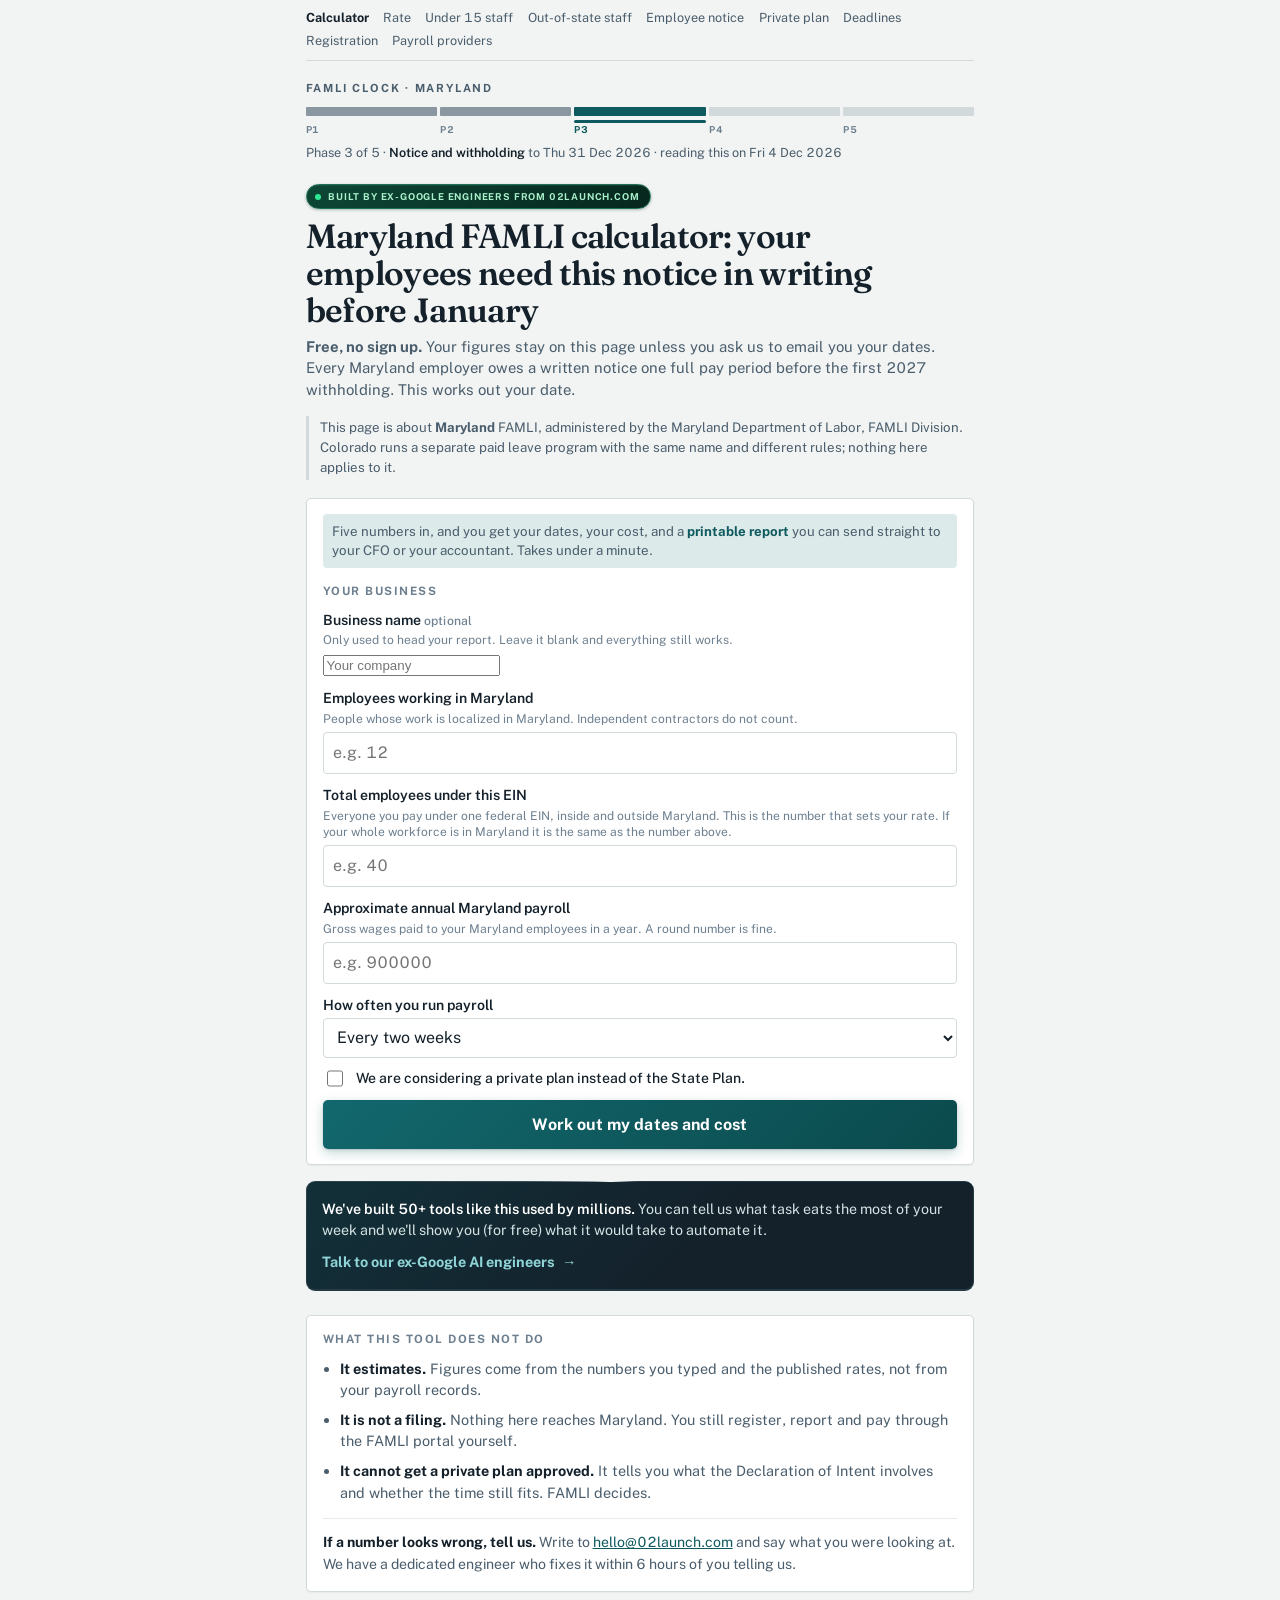
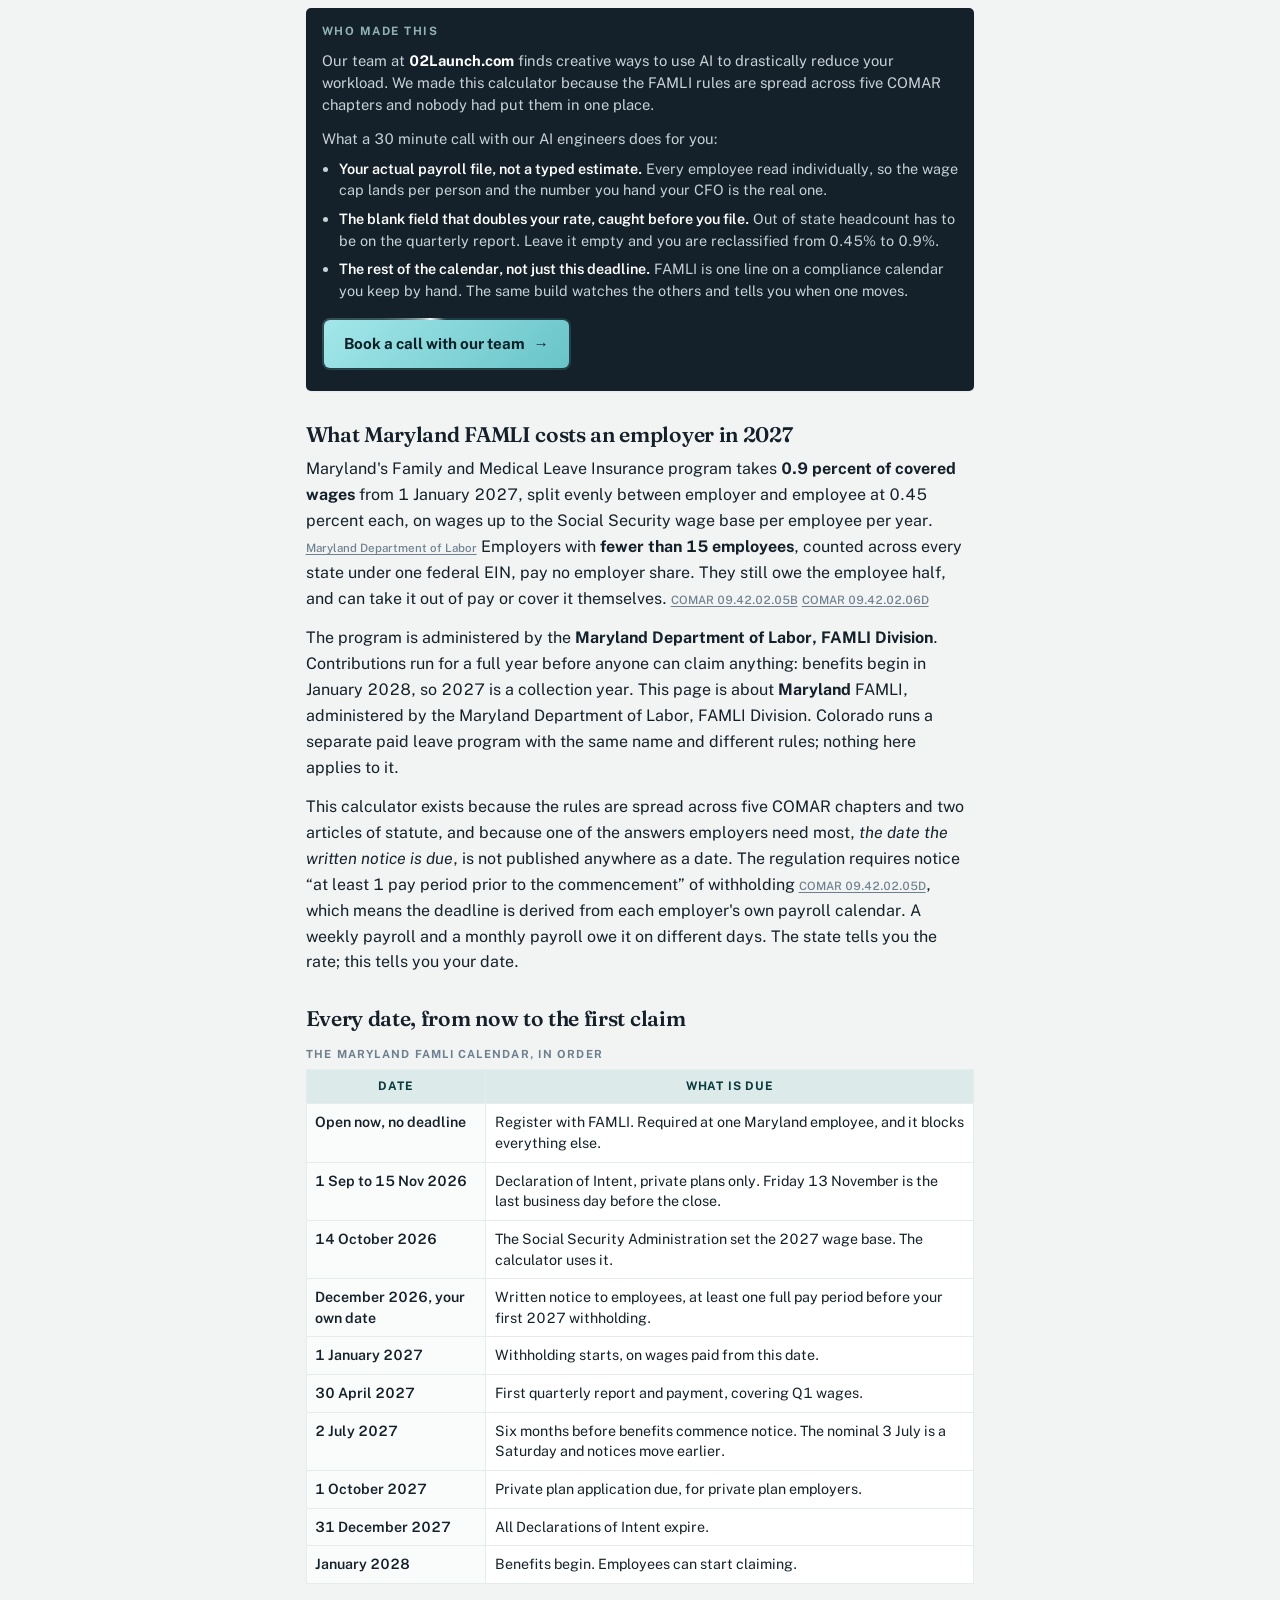
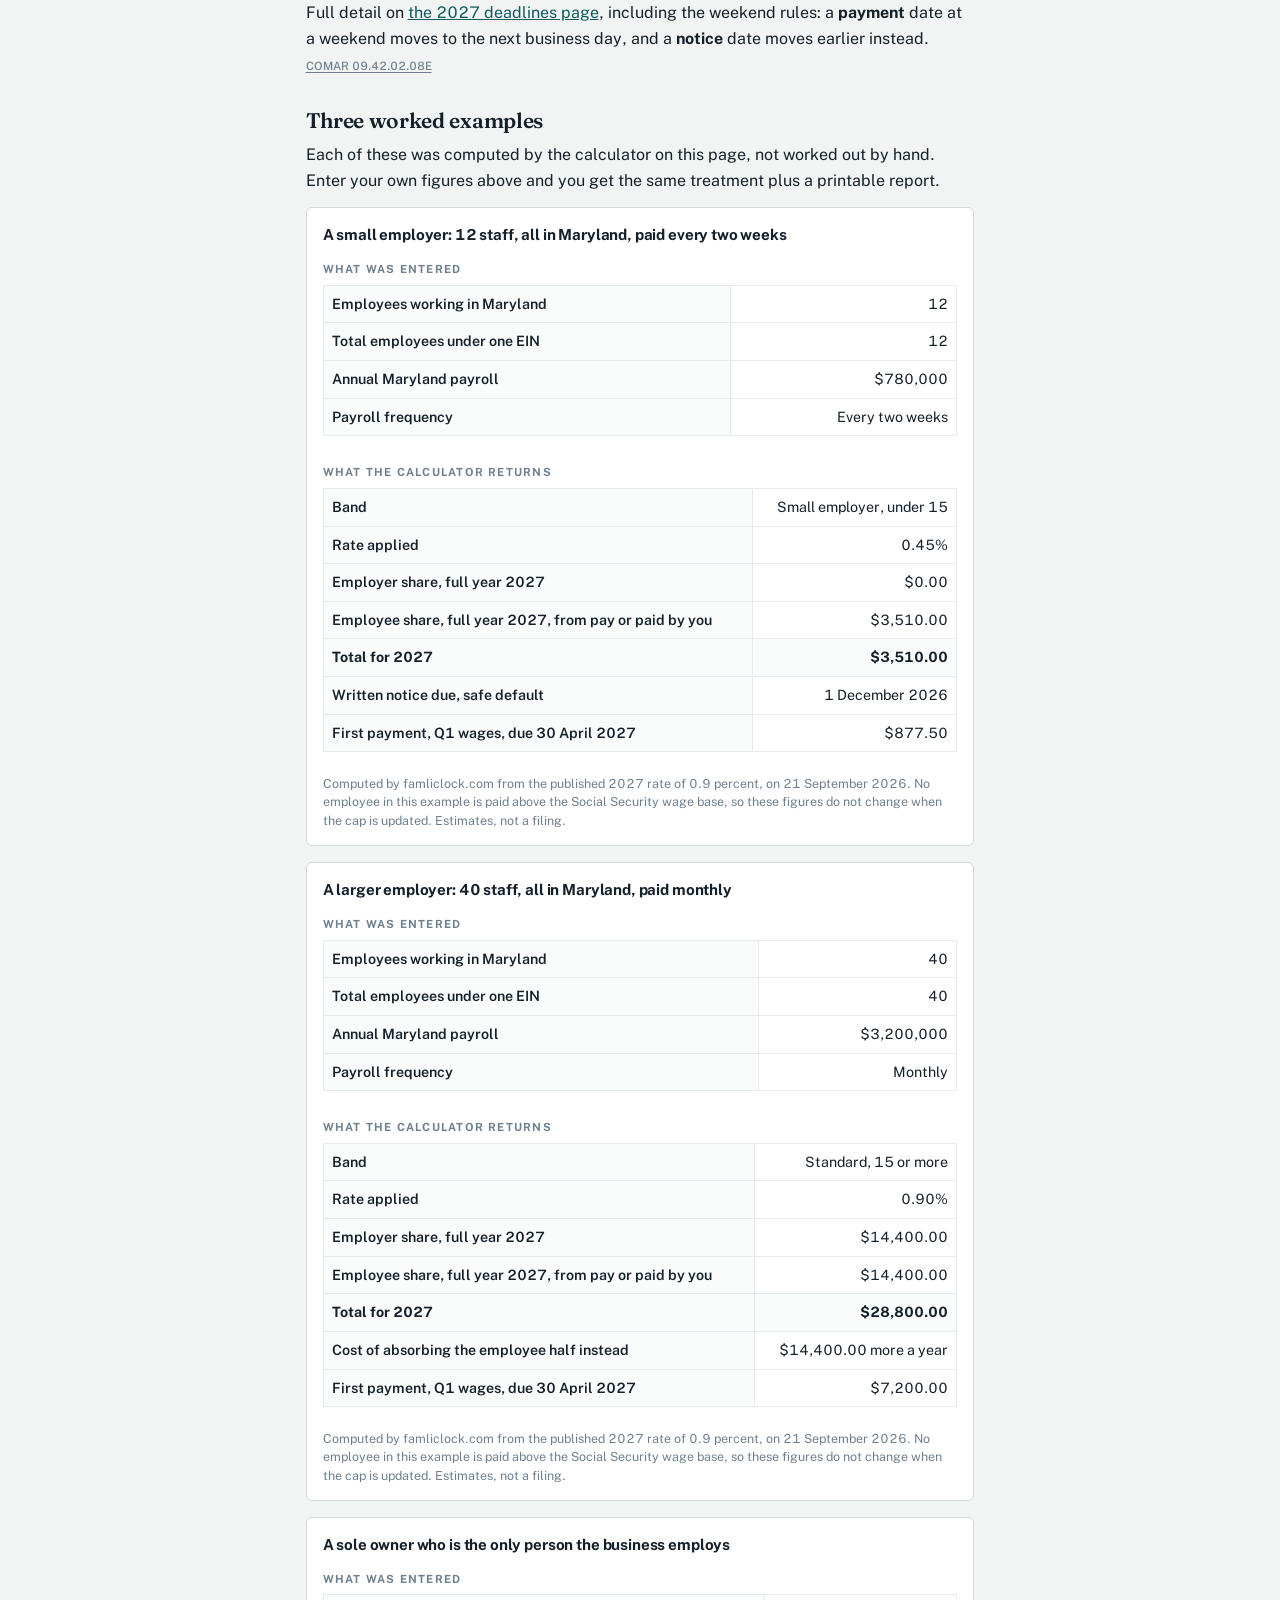
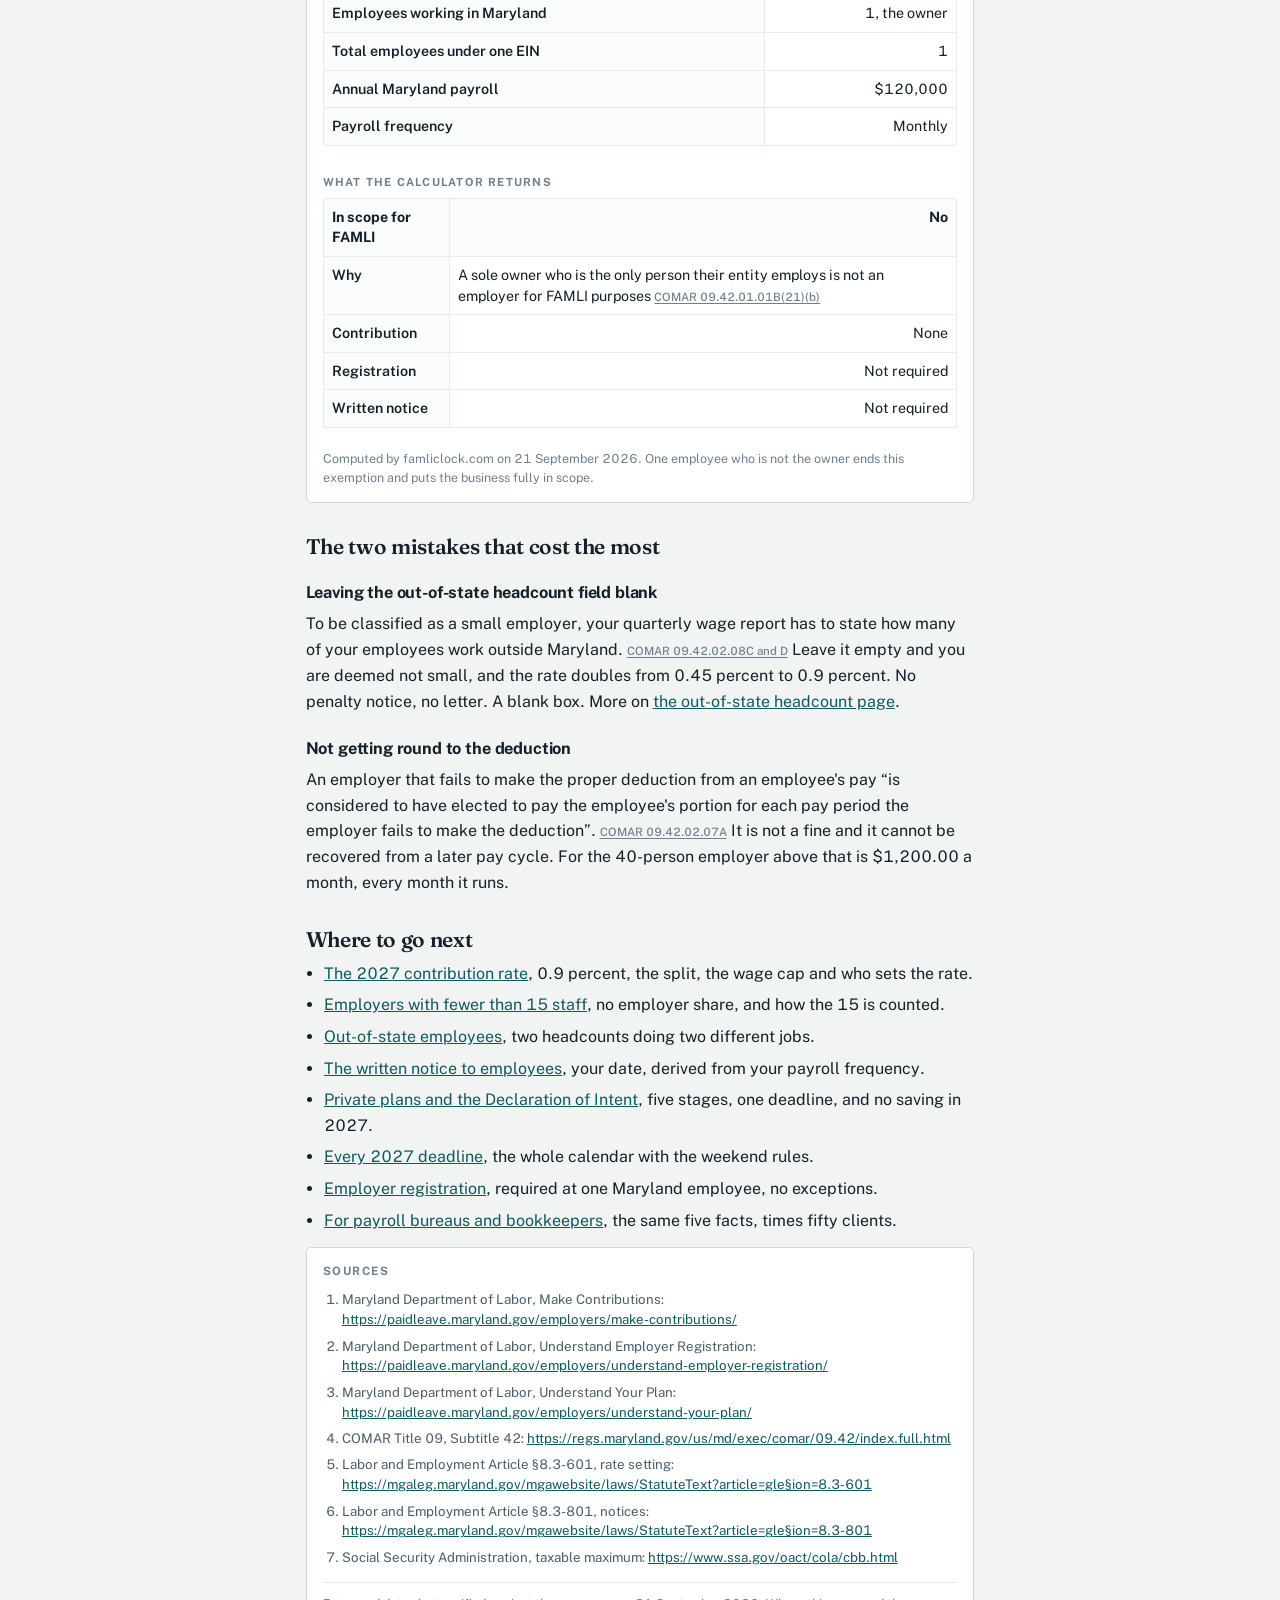
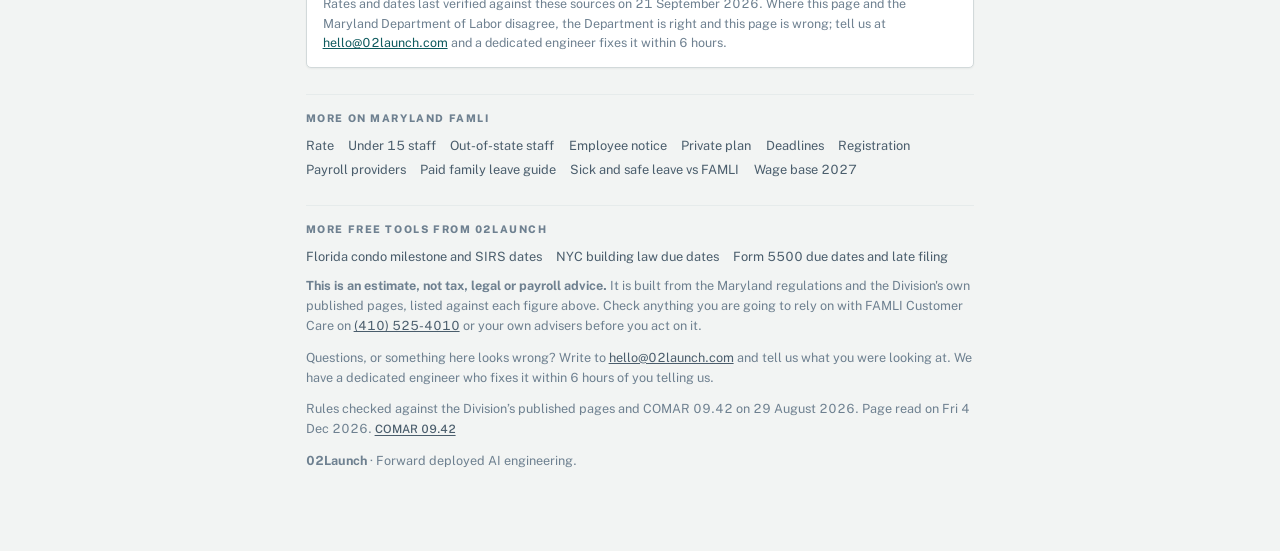
<file: index.html>
<!DOCTYPE html>
<html lang="en">
<head>
<meta charset="utf-8">
<meta name="viewport" content="width=device-width, initial-scale=1">
<title>Maryland FAMLI Calculator: 2027 Contribution, Notice Date, Private Plan Deadline</title>
<meta name="description" content="Free Maryland FAMLI calculator for employers. Your 2027 contribution, the written notice date worked out from your own payroll calendar, and the private plan deadline. Five questions, no sign up.">
<meta name="robots" content="index,follow">
<link rel="canonical" href="https://www.famliclock.com/">
<meta name="author" content="02Launch">
<!-- Microsoft Clarity. Analytics only. Skipped on file:// so the page still works
     opened from disk with no external calls, per the self-contained rule. Masking
     mode is set to Balanced in the Clarity dashboard, which masks all input boxes,
     all dropdowns and all numbers. The business name is the one value Balanced
     would capture, so it carries data-clarity-mask where it renders. -->
<script>
(function(){
  if (location.protocol === 'file:') { return; }
  (function(c,l,a,r,i,t,y){
    c[a]=c[a]||function(){(c[a].q=c[a].q||[]).push(arguments)};
    t=l.createElement(r);t.async=1;t.src="https://www.clarity.ms/tag/"+i;
    y=l.getElementsByTagName(r)[0];y.parentNode.insertBefore(t,y);
  })(window, document, "clarity", "script", "yatz1z728u");
})();
</script>
<meta name="keywords" content="Maryland FAMLI calculator, Maryland FAMLI, Maryland paid family leave calculator, Maryland FAMLI contribution rate, Maryland FAMLI 2027, Declaration of Intent, Maryland private plan, FAMLI employer registration, Maryland FAMLI employee notice, Maryland FAMLI small employer, COMAR 09.42">
<meta property="og:type" content="website">
<meta property="og:site_name" content="FAMLI Clock">
<meta property="og:url" content="https://www.famliclock.com/">
<meta property="og:title" content="Maryland FAMLI Calculator: 2027 Contribution, Notice Date, Private Plan Deadline">
<meta property="og:description" content="Free Maryland FAMLI calculator. Your 2027 contribution, your employee notice date, and whether a private plan Declaration of Intent still fits. No sign up.">
<meta property="og:locale" content="en_US">
<meta name="twitter:card" content="summary">
<meta name="twitter:title" content="Maryland FAMLI Calculator: 2027 Contribution, Notice Date, Private Plan Deadline">
<meta name="twitter:description" content="Free calculator for Maryland employers. Your contribution, your notice date, and the 15 November private plan deadline. No sign up.">
<meta name="theme-color" content="#0E5A5E">
<script type="application/ld+json">
{"@context":"https://schema.org","@graph":[{"@type":"WebSite","@id":"https://www.famliclock.com/#website","url":"https://www.famliclock.com/","name":"Maryland FAMLI Clock","inLanguage":"en-US","publisher":{"@id":"https://02launch.com/#org"}},{"@type":"Organization","@id":"https://02launch.com/#org","name":"02Launch","url":"https://02launch.com","description":"Forward deployed AI engineering."},{"@type":"WebApplication","name":"Maryland FAMLI Clock","url":"https://www.famliclock.com/","applicationCategory":"BusinessApplication","operatingSystem":"Any","inLanguage":"en-US","offers":{"@type":"Offer","price":"0","priceCurrency":"USD"},"description":"Free calculator for Maryland employers. Works out your 2027 FAMLI contribution, your employee notice date, and whether you can still file a Declaration of Intent for a private plan before 13 November 2026.","featureList":["2027 FAMLI contribution at 0.9 percent, split employer and employee","Small employer rate for fewer than 15 employees under one EIN","Written notice date derived from payroll frequency","Private plan Declaration of Intent fit check","Printable employer report"],"creator":{"@id":"https://02launch.com/#org"}},{"@type":"FAQPage","mainEntity":[{"@type":"Question","name":"What is the Maryland FAMLI contribution rate for 2027?","acceptedAnswer":{"@type":"Answer","text":"0.90 percent of covered wages, split evenly between employer and employee at 0.45 percent each. Employers with fewer than 15 employees pay no employer share. They still owe the employee share, and can take it out of pay or cover it themselves."}},{"@type":"Question","name":"When is the Maryland FAMLI Declaration of Intent due?","acceptedAnswer":{"@type":"Answer","text":"Sunday 15 November 2026 for a private plan covering 2027. Friday 13 November is the last business day before it, which is the practical deadline because FAMLI customer care is closed at the weekend. The Declaration is a five stage process, not a form, and the insurance agent consultation alone typically takes about 15 business days to arrange."}},{"@type":"Question","name":"Do Maryland employers have to give employees written notice?","acceptedAnswer":{"@type":"Answer","text":"Yes. Written notice must reach employees at least one full pay period before the first withholding, which for most employers means December 2026 ahead of contributions starting 1 January 2027."}},{"@type":"Question","name":"How is employer size determined for Maryland FAMLI?","acceptedAnswer":{"@type":"Answer","text":"By total headcount under the same federal EIN, counting employees inside and outside Maryland. Contractors are excluded. Size is recalculated quarterly during 2027 and moves to a four quarter average from 2028."}},{"@type":"Question","name":"When do Maryland FAMLI contributions start?","acceptedAnswer":{"@type":"Answer","text":"Contributions are due on wages paid from 1 January 2027. The first quarterly report and payment, covering January to March 2027, is due 30 April 2027. Benefits do not begin until January 2028, so 2027 is a collection year with no claims in it."}},{"@type":"Question","name":"Is Maryland FAMLI the same as Colorado FAMLI?","acceptedAnswer":{"@type":"Answer","text":"No. Maryland FAMLI is administered by the Maryland Department of Labor and is a separate program from Colorado's paid family and medical leave insurance program of the same name. The rates, deadlines and rules are different and nothing on this site applies to Colorado."}},{"@type":"Question","name":"Is there a wage cap on Maryland FAMLI contributions?","acceptedAnswer":{"@type":"Answer","text":"Yes. Wages are subject to contributions only up to the Social Security wage base each calendar year, per employee. The calculator uses the 2027 figure, which the Social Security Administration published on 14 October 2026."}},{"@type":"Question","name":"Does a private FAMLI plan reduce what a Maryland employer pays in 2027?","acceptedAnswer":{"@type":"Answer","text":"No. An employer with an accepted Declaration of Intent still collects the same contributions from 1 January 2027 and holds them in escrow instead of remitting them to the State. The cash cost is identical; only the destination changes."}}]}]}
</script>
<link rel="preconnect" href="https://fonts.googleapis.com">
<link rel="preconnect" href="https://fonts.gstatic.com" crossorigin>
<link href="https://fonts.googleapis.com/css2?family=Fraunces:opsz,wght@9..144,400;9..144,600&family=Public+Sans:wght@400;500;600;700&display=swap" rel="stylesheet">
<!-- Loaded BEFORE the inline block on purpose: the inline stylesheet, including the
     whole @media print section, must win every tie. This file only needs to supply
     the selectors the content pages introduce. -->
<link rel="stylesheet" href="/famli_pages.css">
<style>
:root{
  --ink:#14202A; --ink2:#4A5D6C; --ink3:#6E8090;
  --paper:#F2F4F3; --card:#FFFFFF; --rule:#D2D9DA; --rule2:#E6EBEB;
  --accent:#0E5A5E; --accent-soft:#DCEAEA;
  /* Forest green, reserved for the on-pace states. Tied to the cover band #0D4735
     so the report reads as one document. */
  --ok:#14563B; --ok-soft:#E7F1EA;
  --warn:#C2410C; --warn-soft:#FBEADF;
  --due:#8C2F1B; --due-soft:#F6E7E2;
  --flag:#6E5200; --flag-soft:#F7F0DA;
  --pass:#8A97A0;
  --display:'Fraunces',Georgia,'Times New Roman',serif;
  --body:'Public Sans',-apple-system,BlinkMacSystemFont,'Segoe UI',Roboto,sans-serif;
  --sp:1rem;
}
*{box-sizing:border-box}
html{-webkit-text-size-adjust:100%}
body{
  margin:0; background:var(--paper); color:var(--ink);
  font-family:var(--body); font-size:16px; line-height:1.5;
  font-variant-numeric:tabular-nums; -webkit-font-smoothing:antialiased;
}
.wrap{max-width:44rem;margin:0 auto;padding:0 1.1rem 5rem}
a{color:var(--accent)}
a:focus-visible,button:focus-visible,input:focus-visible,select:focus-visible,summary:focus-visible{
  outline:2.5px solid var(--accent); outline-offset:2px; border-radius:2px;
}
h1,h2,h3{margin:0;font-weight:600;letter-spacing:-0.01em}
p{margin:0 0 .7rem}

/* ---------- masthead + phase rail (the signature element) ---------- */
.mast{padding:1rem 0 .4rem}
.mark{
  font-family:var(--body); font-weight:700; font-size:.7rem; letter-spacing:.16em;
  text-transform:uppercase; color:var(--ink2);
}
.rail{display:flex;gap:3px;margin:.6rem 0 .45rem}
.seg{
  flex:1; height:9px; border-radius:1px; background:var(--rule);
  position:relative; transition:background .5s ease;
}
.seg.done{background:var(--pass)}
.seg.now{background:var(--accent)}
.seg.now::after{
  content:''; position:absolute; left:0; right:0; bottom:-7px; height:3px;
  background:var(--accent); border-radius:2px;
}
.railkeys{display:flex;gap:3px;margin-bottom:.4rem}
.railkey{
  flex:1; font-size:.6rem; font-weight:700; letter-spacing:.09em; color:var(--ink3);
  text-transform:uppercase;
}
.railkey.now{color:var(--accent)}
.phaseline{font-size:.79rem;color:var(--ink2);margin-bottom:.85rem}
.phaseline b{color:var(--ink);font-weight:600}

/* ---------- eyebrow badge ---------- */
.eyebadge{
  position:relative; overflow:hidden;
  display:inline-flex; align-items:center; gap:.44rem;
  font-size:.595rem; font-weight:700; letter-spacing:.085em; text-transform:uppercase;
  color:#A9EFCB; background:linear-gradient(135deg,#0D4735 0%,#06271D 100%);
  border:1px solid #1C7053; padding:.28rem .66rem .28rem .54rem;
  border-radius:999px; margin-bottom:.55rem;
  box-shadow:0 1px 3px rgba(6,39,29,.3), inset 0 1px 0 rgba(255,255,255,.06);
}
.eyebadge::after{
  content:''; position:absolute; top:0; left:-45%; width:45%; height:100%;
  background:linear-gradient(90deg,transparent,rgba(174,239,205,.18),transparent);
  animation:badgesheen 5s ease-in-out infinite; pointer-events:none;
}
@keyframes badgesheen{0%{left:-45%}55%{left:112%}100%{left:112%}}
.eyebadge .gdot{
  width:6px; height:6px; border-radius:50%; background:#2FE894; flex:none;
  animation:gpulse 2.2s ease-in-out infinite;
}
@keyframes gpulse{
  0%,100%{box-shadow:0 0 0 0 rgba(47,232,148,.6);opacity:.82}
  50%{box-shadow:0 0 0 5px rgba(47,232,148,0);opacity:1}
}

h1{
  font-family:var(--display); font-size:clamp(1.7rem,5.4vw,2.1rem); line-height:1.1;
  font-weight:600; letter-spacing:-0.02em; margin-bottom:.42rem;
}
.sub{color:var(--ink2);font-size:.93rem;line-height:1.45;margin-bottom:.95rem}

/* ---------- cards ---------- */
.card{
  background:var(--card); border:1px solid var(--rule); border-radius:5px;
  padding:.95rem 1rem; margin-bottom:1rem;
}
.card h2{
  font-size:.72rem; text-transform:uppercase; letter-spacing:.13em;
  color:var(--ink3); font-weight:700; margin-bottom:.6rem;
}

/* ---------- form ---------- */
.formnote{
  font-size:.83rem;color:var(--ink2);line-height:1.45;margin:0 0 .9rem;
  padding:.5rem .6rem;background:var(--accent-soft);border-radius:4px;
}
.formnote b{color:var(--accent)}
.opt2{font-weight:500;font-size:.76rem;color:var(--ink3);letter-spacing:.02em;text-transform:none}
.field{margin-bottom:.68rem}
.field:last-child{margin-bottom:0}
label{display:block;font-weight:600;font-size:.88rem;margin-bottom:.1rem}
.hint{font-size:.755rem;color:var(--ink3);margin-bottom:.28rem;line-height:1.35}
input[type=number],input[type=date],select{
  width:100%; padding:.52rem .6rem; font:inherit; font-size:1rem;
  border:1px solid var(--rule); border-radius:4px; background:#fff; color:var(--ink);
}
.checkrow{display:flex;gap:.6rem;align-items:flex-start}
.checkrow input{margin-top:.08rem;width:1.05rem;height:1.05rem;flex:none;accent-color:var(--accent)}
.checkrow label{font-weight:500;margin:0;line-height:1.45;font-size:.88rem}
button.go{
  width:100%; padding:.76rem 1rem; font:inherit; font-weight:700; font-size:1rem;
  letter-spacing:.005em; color:#fff; border:0; border-radius:5px; cursor:pointer;
  background:linear-gradient(135deg,#12686D 0%,#0B4A4D 100%);
  box-shadow:0 1px 2px rgba(20,32,42,.16), 0 4px 12px rgba(14,90,94,.24);
  transition:transform .14s ease, box-shadow .2s ease, filter .2s ease;
}
button.go:hover{
  filter:brightness(1.08); transform:translateY(-1px);
  box-shadow:0 2px 4px rgba(20,32,42,.18), 0 7px 20px rgba(14,90,94,.32);
}
button.go:active{transform:translateY(0);box-shadow:0 1px 2px rgba(20,32,42,.2)}
.err{color:var(--due);font-size:.85rem;font-weight:600;margin-top:.6rem}

/* ---------- lead answer ---------- */
.lead{
  background:var(--card); border:1px solid var(--ink); border-radius:5px;
  padding:1.3rem 1.1rem; margin-bottom:1.1rem; border-top:4px solid var(--due);
}
.eyebrow{
  font-size:.68rem;font-weight:700;letter-spacing:.14em;text-transform:uppercase;
  color:var(--due);margin-bottom:.5rem;
}
.lead .task{font-family:var(--display);font-size:clamp(1.3rem,5vw,1.7rem);line-height:1.2;font-weight:600;margin-bottom:.45rem}
.lead .when{font-size:1.02rem;font-weight:700;margin-bottom:.1rem}
.lead .when .days{font-weight:500;color:var(--ink2)}
.lead .why{font-size:.9rem;color:var(--ink2);margin-top:.7rem;padding-top:.7rem;border-top:1px solid var(--rule2)}

/* ---------- data rows ---------- */
.row{display:flex;justify-content:space-between;gap:1rem;padding:.5rem 0;border-bottom:1px solid var(--rule2);font-size:.94rem}
.row:last-child{border-bottom:0}
.row .k{color:var(--ink2)}
.row .v{font-weight:700;text-align:right;white-space:nowrap}
.row.big .v{font-size:1.1rem}
.split{display:grid;grid-template-columns:1fr 1fr;gap:.7rem;margin:.2rem 0 .1rem}
.opt{border:1px solid var(--rule);border-radius:4px;padding:.7rem}
.opt .t{font-size:.68rem;text-transform:uppercase;letter-spacing:.1em;font-weight:700;color:var(--ink3);margin-bottom:.3rem}
.opt .n{font-size:1.22rem;font-weight:700;line-height:1.15}
.opt .d{font-size:.79rem;color:var(--ink2);margin-top:.3rem}
.delta{margin-top:.7rem;font-size:.89rem;color:var(--ink2)}
.delta b{color:var(--ink)}

/* ---------- date list ---------- */
.dates{margin:0;padding:0;list-style:none}
.dates li{display:flex;gap:.8rem;padding:.6rem 0;border-bottom:1px solid var(--rule2);align-items:baseline}
.dates li:last-child{border-bottom:0}
.dates .dt{flex:none;width:6.9rem;font-weight:700;font-size:.85rem}
.dates .lb{flex:1;font-size:.92rem}
.dates .nt{display:block;font-size:.78rem;color:var(--ink3);margin-top:.15rem;line-height:1.4}
.dates .rm{flex:none;font-size:.75rem;font-weight:700;color:var(--ink3);white-space:nowrap}
.dates li.next .dt{color:var(--due)}
.dates li.next .rm{color:var(--due)}
.dates li.gone{color:var(--pass)}
.dates li.gone .dt,.dates li.gone .lb{color:var(--pass);text-decoration:line-through;text-decoration-thickness:1px}
.dates li.gone .nt{text-decoration:none}

/* ---------- flags, notes, disclosures ---------- */
.flag{
  background:var(--flag-soft); border-left:3px solid var(--flag); border-radius:0 4px 4px 0;
  padding:.7rem .8rem; margin:.8rem 0 0; font-size:.89rem;
}
.flag b{display:block;margin-bottom:.2rem}
.warn{background:var(--due-soft);border-left-color:var(--due)}
.warn b{color:var(--due)}
.note{font-size:.84rem;color:var(--ink2);margin-top:.7rem}
details.disc{margin-top:.75rem;border-top:1px solid var(--rule2);padding-top:.55rem}
details.disc summary{
  cursor:pointer;font-size:.78rem;font-weight:700;color:var(--ink3);
  letter-spacing:.02em;list-style:none;display:flex;gap:.4rem;align-items:center;
}
details.disc summary::-webkit-details-marker{display:none}
details.disc summary::before{content:'+';font-weight:700;color:var(--accent);width:.8rem}
details.disc[open] summary::before{content:'\2212'}
details.disc p{font-size:.83rem;color:var(--ink2);margin:.5rem 0 0;line-height:1.5}
.src{font-size:.72rem;font-weight:500}
.src a{color:var(--ink3);text-decoration:underline;text-underline-offset:2px}
.src a:hover{color:var(--accent)}

/* ---------- DOI ---------- */
.state{
  display:inline-block;font-size:.68rem;font-weight:700;letter-spacing:.1em;text-transform:uppercase;
  padding:.25rem .5rem;border-radius:3px;margin-bottom:.7rem;
}
/* Four severity tiers, not three. "Only if everything goes right" is materially
   worse than "Tight" (it needs the fast path on every remaining stage) and was
   sharing a colour with it. Green, yellow, orange, red, in that order. */
.s-comfortable,.s-on_track{background:var(--ok-soft);color:var(--ok)}
.s-tight{background:var(--flag-soft);color:var(--flag)}
.s-only_if_everything_goes_right{background:var(--warn-soft);color:var(--warn)}
.s-does_not_fit,.s-closed{background:var(--due-soft);color:var(--due)}
table.pace{width:100%;border-collapse:collapse;font-size:.86rem;margin-top:.6rem}
table.pace th,table.pace td{text-align:right;padding:.42rem .3rem;border-bottom:1px solid var(--rule2)}
table.pace th:first-child,table.pace td:first-child{text-align:left}
table.pace th{font-size:.68rem;text-transform:uppercase;letter-spacing:.08em;color:var(--ink3);font-weight:700}
ol.stages{margin:.6rem 0 0;padding-left:1.2rem;font-size:.89rem}
ol.stages li{margin-bottom:.35rem}
ol.stages .bd{color:var(--ink3);font-size:.8rem;white-space:nowrap}

/* ---------- refinements ---------- */
.refine{border:1px dashed var(--rule);background:#FAFCFC}
.refine h2{color:var(--accent)}
.moved{background:var(--accent-soft);border-radius:4px;padding:.6rem .7rem;font-size:.88rem;margin-top:.8rem}
.moved b{color:var(--accent)}

/* ---------- email capture ---------- */
.cap{
  border:1px solid #16B87A; background:#F4FCF8; position:relative;
  animation:capglow 3s ease-in-out infinite;
}
@keyframes capglow{
  0%,100%{box-shadow:0 0 0 0 rgba(22,184,122,0), 0 0 12px rgba(22,184,122,.16)}
  50%{box-shadow:0 0 0 3px rgba(22,184,122,.09), 0 0 26px rgba(22,184,122,.36)}
}
.cap h2{color:#07794E; text-shadow:0 0 12px rgba(22,184,122,.28)}

.cap .lead2{font-size:.92rem;color:var(--ink);margin:0 0 .2rem;font-weight:600}
.cap .why{font-size:.83rem;color:var(--ink2);margin:0 0 .8rem;line-height:1.5}
.cap .caprow{display:flex;gap:.5rem;flex-wrap:wrap;align-items:stretch;margin-top:.55rem}
.cap input[type=email]{
  flex:1 1 15rem; min-width:0; padding:.55rem .6rem; font:inherit; font-size:.95rem;
  border:1px solid var(--rule); border-radius:4px; background:#fff; color:var(--ink);
}
.cap button{
  flex:0 0 auto; font:inherit; font-weight:700; font-size:.92rem; padding:.55rem 1.05rem;
  color:#fff; border:0; border-radius:4px; cursor:pointer;
  background:linear-gradient(135deg,#12686D 0%,#0B4A4D 100%);
  transition:filter .18s ease, transform .14s ease;
}
.cap button:hover{filter:brightness(1.08);transform:translateY(-1px)}
.cap button:active{transform:translateY(1px) scale(.985);filter:brightness(.92)}
.cap button:disabled{filter:grayscale(.35) brightness(.95);cursor:default;transform:none}
.cap button.sending{animation:pressed .32s ease}
@keyframes pressed{0%{transform:scale(.96)}55%{transform:scale(1.015)}100%{transform:scale(1)}}
.spin{
  width:13px;height:13px;border-radius:50%;display:inline-block;vertical-align:-2px;
  border:2px solid rgba(255,255,255,.32);border-top-color:#fff;
  animation:spin .7s linear infinite;margin-right:.45rem;
}
@keyframes spin{to{transform:rotate(360deg)}}
.cap .consent{display:flex;gap:.55rem;align-items:flex-start;margin-top:.7rem}
.cap .consent input{margin-top:.08rem;width:1.05rem;height:1.05rem;flex:none;accent-color:var(--accent)}
.cap .consent label{font-weight:500;font-size:.83rem;line-height:1.45;color:var(--ink2);margin:0}
.cap .capmsg{margin:.7rem 0 0;font-size:.87rem;font-weight:600}
.cap .capmsg.ok{color:var(--accent)}
.cap .capmsg.bad{color:var(--due)}
.cap .fine2{font-size:.76rem;color:var(--ink3);margin:.65rem 0 0;line-height:1.45}
.hp{position:absolute!important;left:-9999px!important;opacity:0!important;height:0!important}

/* ---------- cta + footer ---------- */
/* ---------- pitch panel, travelling border beam ---------- */
.pitch{
  position:relative; overflow:hidden; border-radius:9px;
  padding:1.5px; margin:0 0 1.5rem; background:#243A42; isolation:isolate;
}
.pitch::before{
  content:''; position:absolute; z-index:0;
  top:50%; left:50%; width:210%; aspect-ratio:1/1;
  transform:translate(-50%,-50%) rotate(0deg);
  background:conic-gradient(from 0deg,
    transparent 0 74%,
    rgba(255,255,255,.10) 82%,
    rgba(255,255,255,.55) 89%,
    #ffffff 92%,
    rgba(255,255,255,.55) 95%,
    rgba(255,255,255,.10) 98%,
    transparent 100%);
  animation:beam 5.5s linear infinite; pointer-events:none;
}
@keyframes beam{to{transform:translate(-50%,-50%) rotate(360deg)}}
.pinner{
  position:relative; z-index:1; border-radius:7.5px;
  background:linear-gradient(135deg,#123039 0%,#14202A 62%);
  padding:.95rem .95rem;
}
.pitch p{margin:0 0 .6rem; font-size:.89rem; line-height:1.5; color:#D3E2E3}
.pitch p b{color:#fff;font-weight:600}
.pitch a{
  display:inline-flex; align-items:center; gap:.42rem;
  color:#8FD5D8; font-weight:700; font-size:.9rem; text-decoration:none;
}
.pitch a:hover{color:#B6EBED}
.pitch .arr{transition:transform .22s ease}
.pitch a:hover .arr{transform:translateX(4px)}

.cta{background:var(--ink);color:#fff;border:0}
.cta h2{color:#8FB3B5}
.cta p{color:#C6D2D6;font-size:.92rem}
.cta a{color:#8FD5D8}
.cta ul{margin:.15rem 0 1.05rem;padding-left:1.1rem}
.cta li{color:#C6D2D6;font-size:.9rem;margin-bottom:.45rem;line-height:1.5}
.cta li:last-child{margin-bottom:0}
.cta li b{color:#fff;font-weight:600}
.cta .fine{font-size:.8rem;color:#8FB3B5;line-height:1.55}
.bookwrap{
  position:relative; display:inline-block; padding:2px; border-radius:8px;
  background:#1D3B41; overflow:hidden; isolation:isolate;
}
.bookwrap::before{
  content:''; position:absolute; z-index:0;
  top:50%; left:50%; width:300%; aspect-ratio:1/1;
  transform:translate(-50%,-50%);
  background:conic-gradient(from 0deg,
    transparent 0 70%,
    rgba(255,255,255,.12) 81%,
    rgba(255,255,255,.6) 88%,
    #ffffff 91%,
    rgba(255,255,255,.6) 94%,
    rgba(255,255,255,.12) 98%,
    transparent 100%);
  animation:beam 4.4s linear infinite; pointer-events:none;
}
.cta a.book{
  position:relative; z-index:1;
  display:inline-flex; align-items:center; gap:.5rem;
  background:linear-gradient(135deg,#A3E7EA 0%,#68C4C8 100%); color:#0B2027;
  font-weight:700; font-size:.95rem; padding:.78rem 1.3rem; border-radius:6px;
  text-decoration:none;
  box-shadow:0 1px 2px rgba(0,0,0,.24), 0 6px 18px rgba(143,213,216,.16);
  transition:transform .15s ease, box-shadow .2s ease, filter .2s ease;
}
.cta a.book:hover{
  filter:brightness(1.05); transform:translateY(-1px); color:#0B2027;
  box-shadow:0 2px 5px rgba(0,0,0,.26), 0 10px 26px rgba(143,213,216,.26);
}
.cta a.book:active{transform:translateY(0)}
.cta a.book .arr{transition:transform .22s ease}
.cta a.book:hover .arr{transform:translateX(4px)}
.foot{font-size:.79rem;color:var(--ink3);line-height:1.6;padding-top:.6rem}
.foot a{color:var(--ink2)}
.tools{margin-top:1.35rem;margin-bottom:1.9rem;padding-top:1.05rem;border-top:1px solid var(--rule2);text-align:center}
.tcap{
  font-size:.68rem;font-weight:800;letter-spacing:.15em;text-transform:uppercase;
  color:var(--ink3);margin-bottom:.75rem;
}
.trow{display:flex;gap:.7rem;flex-wrap:wrap;justify-content:center}
.tools button{
  font:inherit;font-size:.885rem;font-weight:700;padding:.68rem 1.15rem;background:#fff;
  border:1.5px solid var(--ink);border-radius:6px;color:var(--ink);cursor:pointer;
  display:inline-flex;align-items:center;gap:.5rem;
  box-shadow:0 1px 2px rgba(20,32,42,.09);
  transition:transform .14s ease, box-shadow .2s ease, border-color .2s ease, color .2s ease;
}
.tools button:hover{
  border-color:var(--accent);color:var(--accent);transform:translateY(-1px);
  box-shadow:0 3px 11px rgba(20,32,42,.15);
}
.tools button:active{transform:translateY(0)}
.tools button svg{width:15px;height:15px;flex:none}
.limits ul{margin:0;padding-left:1.1rem}
.limits li{font-size:.9rem;color:var(--ink2);margin-bottom:.5rem;line-height:1.5}
.limits li:last-child{margin-bottom:0}
.limits li b{color:var(--ink)}
.limits .fixnote{
  margin:.9rem 0 0; padding-top:.85rem; border-top:1px solid var(--rule2);
  font-size:.88rem; color:var(--ink2); line-height:1.55;
}
.limits .fixnote b{color:var(--ink)}
.hidden{display:none !important}

@media (max-width:400px){
  .split{grid-template-columns:1fr}
  .dates .dt{width:5.8rem;font-size:.8rem}
  .railkey{font-size:.55rem;letter-spacing:.05em}
}
@media (prefers-reduced-motion:reduce){*{transition:none !important;animation:none !important}}
/* screen: the report furniture is hidden */
.printhead,.printfoot,.printtitle,.cover,.closing{display:none}

@media print{
  /* Bottom margin reserves room for the running footer, which is position:fixed
     and repeats on every sheet. 18mm was chosen by measurement, not taste: swept
     against nine input scenarios, it gives 11.1mm of clearance between the last
     line of content and the footer rule, against 4.2mm at 25mm, and costs two
     fewer sheets across the sweep. Tightening the margin widened the gap because
     break-inside:avoid moves whole cards rather than letting them run to the edge. */
  @page{ margin:16mm 15mm 18mm; }

  /* Chrome ships "Background graphics" unticked. Without this the emerald band,
     the orange seam and the zebra striping all vanish. */
  *{ -webkit-print-color-adjust:exact !important; print-color-adjust:exact !important; }

  html,body{background:#fff !important;color:#12181D;font-size:10.5pt;line-height:1.42}
  .wrap{max-width:none;padding:0;margin:0}
  a{text-decoration:none;color:#12181D}

  /* strip every piece of web furniture */
  /* .foot is the site footer. It used to print, and because it sits after the
     last card it always landed alone on its own sheet carrying nothing but the
     basis note. Measured: page 5 ended at 227mm with 35mm free, the block needed
     43mm, so it could never pull back. Its content now lives in the closing
     notice instead, which removes the ghost sheet and the duplication. */
  .noprint,form,.formnote,.tools,.cta,.pitch,.cap,.mast,.eyebadge,.sub,h1,.refine,.limits,.foot{
    display:none !important;
  }

  /* No fixed running furniture. Fixed positioning in print overlaps flowed content,
     so branding lives on the cover and closing pages instead. */
  /* Running footer only. A running header was tried and abandoned: in Chrome a
     fixed element positions against the page CONTENT box, never the margin, so a
     header lands exactly where the first line of content starts and overlaps it.
     Negative offsets, transforms and table-header-group were all measured and all
     failed. A footer works because content rarely reaches the bottom of the box,
     and the deeper bottom margin above guarantees the gap. run-dom asserts it. */
  .printhead{display:none !important}
  .printfoot{
    display:block !important; position:fixed; bottom:0; left:0; right:0;
    font-size:7.2pt; color:#84939C;
    border-top:.6pt solid #D8DEE1; padding-top:2.2mm;
  }
  .printfoot b{color:#5A6A74; font-weight:700}

  /* The cover and closing pages carried their own footers. With one on every
     sheet those would stack, so they come off. The prepared date survives in the
     report head on sheet 2. */
  .cv-foot,.cl-foot{display:none !important}

  /* ===== cover page, concept C ===== */
  /* Flow based. Nothing is pinned to a fixed mm offset, so a long business name
     pushes the block below it instead of colliding with it, and the page fits
     Letter and A4 without a fixed height. */
  .cover{
    display:flex !important; flex-direction:column; position:relative;
    break-after:page; page-break-after:always;
    min-height:236mm; overflow:hidden; margin:0; padding:0;
  }
  /* The band is an inline SVG, not a CSS background. SVG fill is document content,
     so it prints even when the reader leaves "Background graphics" unticked.
     The negative offsets below aim past the page margins, but Chrome clips all
     content to the @page margin box, so the band renders inset 15mm at each side,
     not full bleed. The offsets are kept so it bleeds correctly if @page ever
     moves to margin:0 with the margins reapplied as content padding. Because the
     band stops at the content edge, .cv-head carries its own left padding, or the
     masthead text sits flush against the green with a 0mm gap. Measured. */
  .cv-band{
    position:absolute; top:-16mm; left:-15mm; width:calc(100% + 30mm); height:52mm;
    display:block; z-index:0;
  }
  .cv-head{position:relative; z-index:1; height:36mm; padding:7.5mm 0 0 9mm}
  .cv-mast{
    font-size:7.6pt;font-weight:800;letter-spacing:.15em;
    text-transform:uppercase;color:#8FC9AE;
  }
  .cv-mast b{color:#fff;font-weight:800}
  .cv-t{
    margin:3.5mm 24mm 0 0; color:#fff;
    font-family:var(--display);font-size:21pt;line-height:1.1;font-weight:600;letter-spacing:-.015em;
  }
  .cv-for{margin:10mm 0 0;font-size:10pt;color:#4A5D6C}
  .cv-for b{color:#12181D;font-weight:700}
  .cv-lead{margin-top:7mm}
  .cv-lead .lk{font-size:7.6pt;font-weight:800;letter-spacing:.18em;text-transform:uppercase;color:#C2410C}
  .cv-lead .lv{
    font-family:var(--display);font-size:38pt;font-weight:600;letter-spacing:-.03em;
    margin:1.5mm 0 1mm;line-height:1;font-variant-numeric:tabular-nums;color:#12181D;
  }
  .cv-lead .ln{font-size:9.6pt;color:#4A5D6C}
  .cv-tab{margin-top:13mm;width:100%;border-collapse:collapse}
  .cv-tab td{padding:3mm 0;border-bottom:.6pt solid #D8DEE1;font-size:10pt;vertical-align:baseline}
  .cv-tab td.k{color:#4A5D6C}
  .cv-tab td.v{text-align:right;font-weight:700;font-variant-numeric:tabular-nums;color:#12181D}
  .cv-note{
    margin:auto 0 7mm; font-size:8.4pt;color:#6B767D;line-height:1.5;
    border-left:1.6pt solid #C2410C;padding-left:3.5mm;
  }
  .cv-foot{
    display:flex;justify-content:space-between;
    font-size:7.8pt;color:#84939C;border-top:.6pt solid #D8DEE1;padding-top:2.6mm;
  }

  /* ===== closing page, concept A ===== */
  /* Mast at the top, body optically centred, footer at the foot. Flow based, so
     the block can never spill a tenth page the way the pinned version did. */
  .closing{
    display:flex !important; flex-direction:column; position:relative;
    break-before:page; page-break-before:always;
    min-height:236mm; padding:0;
  }
  .cl-mast{
    font-size:7.6pt;font-weight:800;letter-spacing:.15em;
    text-transform:uppercase;color:#84939C;
    margin-bottom:4mm;
  }
  .cl-mast b{color:#C2410C}
  .cl-body{margin:0;padding-right:0}
  /* The closing page used to be sparse and was optically centred. It now carries
     the offer panel, so it flows from the top and the footer follows the content
     rather than being pushed to a ninth sheet. */
  .cl-k{font-size:7.6pt;font-weight:800;letter-spacing:.2em;text-transform:uppercase;color:#C2410C;margin-bottom:4mm}
  .cl-t{
    font-family:var(--display);font-size:23pt;line-height:1.12;font-weight:600;
    letter-spacing:-.015em;margin:0 0 4.5mm;color:#12181D;
  }
  .cl-p{font-size:9.7pt;line-height:1.55;color:#4A5D6C;margin:0 0 3.6mm;max-width:none}
  .cl-nk{
    font-size:7.6pt;font-weight:800;letter-spacing:.16em;text-transform:uppercase;
    color:#12181D;margin-bottom:3.4mm;
  }
  .cl-ul{margin:0 0 9mm;padding-left:5mm;list-style:disc}
  .cl-ul li{font-size:9.8pt;line-height:1.56;color:#4A5D6C;margin-bottom:2.8mm;max-width:150mm}
  .cl-ul li b{color:#12181D;font-weight:700}
  .cl-cta{border-top:1.4pt solid #12181D;padding-top:4mm}
  .cl-cta .cu{font-size:13pt;font-weight:800;color:#C2410C;letter-spacing:-.005em}
  .cl-cta .cs{font-size:9.4pt;color:#4A5D6C;margin-top:1.6mm}
  .cl-foot{
    margin-top:4.5mm; font-size:7.8pt;color:#84939C;
    border-top:.6pt solid #D8DEE1;padding-top:2.6mm;
  }
  .cl-foot b{color:#12181D;font-weight:700}

  /* Section key with the orange rule, mirroring the FL register's closing page. */
  /* Section keys match the report's cards: hairline rule above, small caps below.
     The orange leader dash was borrowed from the FL register and did not belong. */
  .cl-rk{
    border-top:.9pt solid #12181D; padding-top:2.4mm;
    font-size:7.6pt;font-weight:800;letter-spacing:.16em;text-transform:uppercase;
    color:#12181D; margin:0 0 3mm;
  }
  .cl-rk.sp{margin-top:5mm}

  /* The offer panel. Bordered and tinted so it reads as the one thing on the page
     that is an offer rather than a statement of fact. */
  /* Offer panel uses the report's own callout treatment, a soft fill with a left
     bar, rather than the FL register's outlined box. Bar is the cover emerald. */
  .cl-offer{
    background:#F1F6F3; border-left:2.4pt solid #0D4735;
    padding:3.6mm 5mm; margin:0 0 4mm;
    break-inside:avoid; page-break-inside:avoid;
  }
  .of-k{font-size:7.2pt;font-weight:800;letter-spacing:.2em;text-transform:uppercase;color:#C2410C;margin-bottom:2mm}
  .of-t{
    font-family:var(--display);font-size:16pt;line-height:1.1;font-weight:600;
    letter-spacing:-.015em;color:#12181D;margin:0 0 2.6mm;
  }
  .of-p{font-size:9.2pt;line-height:1.5;color:#4A5D6C;margin:0 0 3mm;max-width:none}
  .of-when{
    border-top:.6pt solid #D8DEE1;padding-top:2.8mm;
    font-size:9.4pt;font-weight:700;color:#12181D;margin-bottom:2.8mm;
  }
  .of-row{display:flex;align-items:center;gap:5mm;margin-bottom:2.6mm}
  .of-btn{
    background:#0D4735;color:#fff;font-size:9.4pt;font-weight:700;
    padding:2.8mm 4.6mm;white-space:nowrap;
  }
  .of-alt{font-size:9.2pt;color:#4A5D6C;line-height:1.45}
  .of-alt b{color:#12181D;font-weight:700}
  /* Full measure, so it sets as one line under the button rather than wrapping
     into a ragged block halfway across the panel. */
  .of-fine{font-size:8.4pt;color:#6B767D;line-height:1.5;max-width:none}

  /* Two column band, the WHO WE ARE / WHY NO AI pair. */
  .cl-cols{display:flex;gap:8mm;margin:0}
  .cl-cols > div{flex:1 1 0;min-width:0}
  .cl-cols p{font-size:9.2pt;line-height:1.55;color:#4A5D6C;margin:0}
  .cl-cols p b{color:#12181D;font-weight:700}

  /* Trust strip, variant B only. */
  .cl-nots{
    display:flex;gap:6mm;margin:0 0 4mm;
    border-top:.6pt solid #D8DEE1;border-bottom:.6pt solid #D8DEE1;padding:2.4mm 0;
  }
  .cl-nots > div{flex:1 1 0;min-width:0;font-size:8.6pt;line-height:1.45;color:#4A5D6C}
  .cl-nots b{color:#12181D;font-weight:700}

  .cl-notice{
    margin-top:2.4mm;font-size:6.9pt;line-height:1.45;color:#9AA6AD;max-width:none;
  }
  .cl-notice b{color:#5A6A74;font-weight:700}

  /* report title block */
  .printtitle{display:block !important; margin:0 0 7mm}
  .printtitle .pt-k{
    font-size:7.6pt;font-weight:800;letter-spacing:.16em;text-transform:uppercase;
    color:#C2410C;margin-bottom:1.6mm;
  }
  .printtitle .pt-t{
    font-family:var(--display); font-size:19pt; line-height:1.12; font-weight:600;
    letter-spacing:-.01em; color:#12181D; margin:0 0 1.8mm;
  }
  .printtitle .pt-s{font-size:9.4pt;color:#4A5D6C;margin:0 0 4mm;max-width:150mm}
  table.ptin{width:100%;border-collapse:collapse;border-top:.9pt solid #12181D;border-bottom:.9pt solid #12181D}
  table.ptin td{padding:1.9mm 0;font-size:9.4pt;vertical-align:baseline}
  table.ptin td.k{color:#5A6A74;width:26%}
  table.ptin td.v{font-weight:700;width:24%;padding-right:6mm}

  /* cards become report sections */
  .card,.lead,.dates li,table.pace tr,.flag,details.disc{break-inside:avoid;page-break-inside:avoid}
  .card,.lead{
    border:0 !important; border-radius:0 !important;
    border-top:.9pt solid #12181D !important;
    padding:2.6mm 0 0 !important; margin:0 0 5.5mm !important;
    background:#fff !important;
    break-inside:avoid; page-break-inside:avoid;
  }
  .card h2{
    font-size:8pt;letter-spacing:.14em;color:#12181D !important;
    font-weight:800;margin-bottom:2.4mm;
  }
  /* The date list is the one card that is a genuine list, and it is the only one
     that grows without bound: private plan adds four rows, and the Q1 and
     Declaration rows carry long notes. Held as an unbreakable block it reached
     206mm and left 1.4mm above the running footer in the worst layout measured
     (3 Maryland staff of 403, private plan), which one webfont metric would turn
     into a collision. It may break between rows instead. Each .dates li keeps
     break-inside:avoid, so a row never splits, and the heading stays with the
     first row. Every other card is short and bounded and still moves whole. */
  .card.datescard{break-inside:auto; page-break-inside:auto}
  .card.datescard h2{break-after:avoid; page-break-after:avoid}
  /* With the private plan rows the card is tall enough to fill a sheet to the
     bottom, and the running footer is fixed to the bottom of the content box, so
     it lands on the last line. Deepening the @page bottom margin does not help:
     the footer moves up with the box and the text reflows to fill it, which is
     what the 18mm note above records. Starting the card on its own sheet is the
     only lever that holds, and it is applied only when those rows are present:
     measured floor 11.1mm on every layout, at the cost of one extra sheet on one
     of the ten swept. Reports without a private plan are untouched. */
  .card.datescard.startsheet{break-before:page; page-break-before:always}
  .lead{border-top:2pt solid #C2410C !important}
  .lead .eyebrow{color:#C2410C;font-size:7.6pt;margin-bottom:1.6mm}
  .lead .task{font-family:var(--display);font-size:14.5pt;line-height:1.18;margin-bottom:1.4mm}
  .lead .when{font-size:10.5pt}
  .lead .why{font-size:9.2pt;color:#4A5D6C;margin-top:2.6mm;padding-top:2.4mm;border-top:.5pt solid #C9D0D4}

  /* figures */
  .row{font-size:10pt;padding:1.5mm 0;border-bottom:.4pt solid #D8DEE1}
  .row.big .v{font-size:11.5pt}
  .row:last-child{border-bottom:0}
  .split{gap:4mm}
  .opt{border:.5pt solid #C9D0D4;border-radius:0;padding:2.4mm}
  .opt .n{font-size:12.5pt}
  .delta{font-size:9.4pt}

  table.pace{font-size:9.3pt;margin-top:2.4mm}
  table.pace th{
    color:#12181D;font-size:7.6pt;border-bottom:.9pt solid #12181D;padding:1.4mm .8mm;
  }
  table.pace td{border-bottom:.4pt solid #D8DEE1;padding:1.5mm .8mm}
  table.pace tbody tr:nth-child(odd){background:#F7F9FA}

  .dates li{padding:1.7mm 0;border-bottom:.4pt solid #D8DEE1}
  .dates .dt{width:34mm;font-size:9.2pt}
  .dates .lb{font-size:9.6pt}
  .dates .nt{font-size:8.4pt;color:#5A6A74}
  .dates .rm{font-size:8.2pt}
  .dates li.next .dt,.dates li.next .rm{color:#C2410C}

  .flag{
    background:#F5F7F8 !important;border-left:2pt solid #8A97A0 !important;
    border-radius:0;padding:2.4mm 3mm;font-size:9.2pt;margin-top:3mm;
  }
  .warn{background:#FCF2EE !important;border-left-color:#C2410C !important}
  .warn b{color:#C2410C}
  .note{font-size:8.6pt;color:#5A6A74;margin-top:2.4mm}
  .state{border:.5pt solid #8A97A0;background:#fff !important;color:#12181D !important;font-size:7.6pt}
  /* Every tier keeps its colour in print. The blanket rule above used to flatten
     all six states to a grey outline, which meant "Does not fit" printed exactly
     like "On track" in the document someone forwards to their CFO. That is the
     one place the signal has to survive. */
  .s-comfortable,.s-on_track{
    border-color:#14563B !important; color:#14563B !important; background:#E7F1EA !important;
  }
  .s-tight{
    border-color:#6E5200 !important; color:#6E5200 !important; background:#F7F0DA !important;
  }
  .s-only_if_everything_goes_right{
    border-color:#C2410C !important; color:#C2410C !important; background:#FBEADF !important;
  }
  .s-does_not_fit,.s-closed{
    border-color:#8C2F1B !important; color:#8C2F1B !important; background:#F6E7E2 !important;
  }
  ol.stages{font-size:9.3pt}
  ol.stages .bd{font-size:8.4pt;color:#5A6A74}

  /* disclosures print open, they are the honest part of the document */
  details.disc{display:block;border-top:.4pt solid #D8DEE1;padding-top:2mm;margin-top:2.8mm}
  details.disc summary{display:none}
  details.disc p{display:block !important;font-size:8.6pt;color:#4A5D6C}
  .src a{color:#6B767D !important;text-decoration:none}
  .src{font-size:7.6pt}

  footer.foot{
    border-top:.9pt solid #12181D;padding-top:3mm;margin-top:2mm;
    font-size:8.4pt;color:#5A6A74;break-inside:avoid;
  }
}
</style>
<script src="https://analytics.ahrefs.com/analytics.js" data-key="oOSJldyregDxbAn03iVjpw" async></script>
</head>
<body>
<div class="wrap">

<nav class="topbar noprint" aria-label="FAMLI Clock pages">
<a class="nl" href="/" aria-current="page">Calculator</a>
<a class="nl" href="/contribution-rate-2027">Rate</a>
<a class="nl" href="/small-employer">Under 15 staff</a>
<a class="nl" href="/out-of-state-employees">Out-of-state staff</a>
<a class="nl" href="/employee-notice">Employee notice</a>
<a class="nl" href="/private-plan-declaration-of-intent">Private plan</a>
<a class="nl" href="/deadlines-2027">Deadlines</a>
<a class="nl" href="/registration">Registration</a>
<a class="nl" href="/payroll-providers">Payroll providers</a>
</nav>
<header class="mast">
  <div class="mark">FAMLI Clock &middot; Maryland</div>
  <div class="rail" id="rail" aria-hidden="true"></div>
  <div class="railkeys" id="railkeys" aria-hidden="true"></div>
  <div class="phaseline" id="phaseline"></div>
</header>

<div class="eyebadge"><span class="gdot" aria-hidden="true"></span>Built by ex-Google Engineers from 02Launch.com</div>
<h1 id="h1">Maryland FAMLI calculator: what your business owes in 2027 and the dates you must hit</h1>
<p class="sub" id="sub"><b>Free, no sign up.</b> Your figures stay on this page unless you ask us to email you your dates. Contributions start 1 January 2027 and the written notice to your employees is due before that.</p>

<p class="disambig noprint">This page is about <b>Maryland</b> FAMLI, administered by the Maryland Department of Labor, FAMLI Division. Colorado runs a separate paid leave program with the same name and different rules; nothing here applies to it.</p>

<form class="card" id="form" novalidate>
  <p class="formnote">Five numbers in, and you get your dates, your cost, and a <b>printable report</b> you can send straight to your CFO or your accountant. Takes under a minute.</p>
  <h2>Your business</h2>

  <div class="field">
    <label for="biz">Business name <span class="opt2">optional</span></label>
    <div class="hint">Only used to head your report. Leave it blank and everything still works.</div>
    <input type="text" id="biz" maxlength="80" autocomplete="organization" placeholder="Your company">
  </div>

  <div class="field">
    <label for="md">Employees working in Maryland</label>
    <div class="hint">People whose work is localized in Maryland. Independent contractors do not count.</div>
    <input type="number" id="md" min="0" step="1" inputmode="numeric" placeholder="e.g. 12">
  </div>

  <div class="field">
    <label for="ein">Total employees under this EIN</label>
    <div class="hint">Everyone you pay under one federal EIN, inside and outside Maryland. This is the number that sets your rate. If your whole workforce is in Maryland it is the same as the number above.</div>
    <input type="number" id="ein" min="0" step="1" inputmode="numeric" placeholder="e.g. 40">
  </div>

  <div class="field hidden" id="soleWrap">
    <div class="checkrow">
      <input type="checkbox" id="sole">
      <label for="sole">I am the sole owner of this entity and the only person it employs.</label>
    </div>
  </div>

  <div class="field">
    <label for="pay">Approximate annual Maryland payroll</label>
    <div class="hint">Gross wages paid to your Maryland employees in a year. A round number is fine.</div>
    <input type="number" id="pay" min="0" step="1000" inputmode="numeric" placeholder="e.g. 900000">
  </div>

  <div class="field">
    <label for="freq">How often you run payroll</label>
    <select id="freq">
      <option value="weekly">Weekly</option>
      <option value="biweekly" selected>Every two weeks</option>
      <option value="semimonthly">Twice a month</option>
      <option value="monthly">Monthly</option>
    </select>
  </div>

  <div class="field">
    <div class="checkrow">
      <input type="checkbox" id="priv">
      <label for="priv">We are considering a private plan instead of the State Plan.</label>
    </div>
  </div>

  <button class="go" type="submit">Work out my dates and cost</button>
  <div class="err hidden" id="err"></div>
</form>

<main id="out" aria-live="polite"></main>

<div class="pitch noprint">
  <div class="pinner">
    <p><b>We've built 50+ tools like this used by millions.</b> You can tell us what task eats the most of your week and we'll show you (for free) what it would take to automate it.</p>
    <a href="https://calendly.com/ahmed-asif1/30min" target="_blank" rel="noopener">Talk to our ex-Google AI engineers <span class="arr" aria-hidden="true">&rarr;</span></a>
  </div>
</div>

<div class="card limits">
  <h2>What this tool does not do</h2>
  <ul>
    <li><b>It estimates.</b> Figures come from the numbers you typed and the published rates, not from your payroll records.</li>
    <li><b>It is not a filing.</b> Nothing here reaches Maryland. You still register, report and pay through the FAMLI portal yourself.</li>
    <li><b>It cannot get a private plan approved.</b> It tells you what the Declaration of Intent involves and whether the time still fits. FAMLI decides.</li>
  </ul>
  <p class="fixnote"><b>If a number looks wrong, tell us.</b> Write to <!--email_off--><a href="mailto:hello@02launch.com?subject=FAMLI%20Clock%3A%20this%20looks%20wrong">hello@02launch.com</a><!--/email_off--> and say what you were looking at. We have a dedicated engineer who fixes it within 6 hours of you telling us.</p>
</div>

<div class="card cta noprint">
  <h2>Who made this</h2>
  <p>Our team at <b style="color:#fff">02Launch.com</b> finds creative ways to use AI to drastically reduce your workload. We made this calculator because the FAMLI rules are spread across five COMAR chapters and nobody had put them in one place.</p>
  <p style="margin-bottom:.5rem">What a 30 minute call with our AI engineers does for you:</p>
  <ul>
    <li><b>Your actual payroll file, not a typed estimate.</b> Every employee read individually, so the wage cap lands per person and the number you hand your CFO is the real one.</li>
    <li><b>The blank field that doubles your rate, caught before you file.</b> Out of state headcount has to be on the quarterly report. Leave it empty and you are reclassified from 0.45% to 0.9%.</li>
    <li><b>The rest of the calendar, not just this deadline.</b> FAMLI is one line on a compliance calendar you keep by hand. The same build watches the others and tells you when one moves.</li>
  </ul>
  <p style="margin-bottom:0"><span class="bookwrap"><a class="book" href="https://calendly.com/ahmed-asif1/30min" target="_blank" rel="noopener">Book a call with our team <span class="arr" aria-hidden="true">&rarr;</span></a></span></p>
</div>

<div class="prose noprint" id="about-famli">

<h2>What Maryland FAMLI costs an employer in 2027</h2>
<p>Maryland's Family and Medical Leave Insurance program takes <b>0.9 percent of covered
wages</b> from 1 January 2027, split evenly between employer and employee at 0.45 percent
each, on wages up to the Social Security wage base per employee per year. <span class="src"><a href="https://paidleave.maryland.gov/employers/make-contributions/" target="_blank" rel="noopener">Maryland Department of Labor</a></span>
Employers with <b>fewer than 15 employees</b>, counted across every state under one federal
EIN, pay no employer share. They still owe the employee half, and can take it out of pay or
cover it themselves. <span class="src"><a href="https://regs.maryland.gov/us/md/exec/comar/09.42/index.full.html" target="_blank" rel="noopener">COMAR 09.42.02.05B</a></span>
<span class="src"><a href="https://regs.maryland.gov/us/md/exec/comar/09.42/index.full.html" target="_blank" rel="noopener">COMAR 09.42.02.06D</a></span></p>
<p>The program is administered by the <b>Maryland Department of Labor, FAMLI Division</b>.
Contributions run for a full year before anyone can claim anything: benefits begin in January
2028, so 2027 is a collection year. This page is about <b>Maryland</b> FAMLI, administered by the Maryland Department of Labor, FAMLI Division. Colorado runs a separate paid leave program with the same name and different rules; nothing here applies to it.</p>
<p>This calculator exists because the rules are spread across five COMAR chapters and two
articles of statute, and because one of the answers employers need most, <em>the date the
written notice is due</em>, is not published anywhere as a date. The regulation requires
notice &ldquo;at least 1 pay period prior to the commencement&rdquo; of withholding
<span class="src"><a href="https://regs.maryland.gov/us/md/exec/comar/09.42/index.full.html" target="_blank" rel="noopener">COMAR 09.42.02.05D</a></span>, which means the deadline is derived from each employer's own payroll calendar. A
weekly payroll and a monthly payroll owe it on different days. The state tells you the rate;
this tells you your date.</p>

<h2>Every date, from now to the first claim</h2>

<div class="tblwrap">
<table class="tbl">
<caption>The Maryland FAMLI calendar, in order</caption>
<thead><tr><th>Date</th><th>What is due</th></tr></thead>
<tbody>
<tr><th>Open now, no deadline</th><td>Register with FAMLI. Required at one Maryland employee,
and it blocks everything else.</td></tr>
<tr><th>1 Sep to 15 Nov 2026</th><td>Declaration of Intent, private plans only. Friday 13
November is the last business day before the close.</td></tr>
<tr><th>14 October 2026</th><td>The Social Security Administration set the 2027 wage base.
The calculator uses it.</td></tr>
<tr><th>December 2026, your own date</th><td>Written notice to employees, at least one full
pay period before your first 2027 withholding.</td></tr>
<tr><th>1 January 2027</th><td>Withholding starts, on wages paid from this date.</td></tr>
<tr><th>30 April 2027</th><td>First quarterly report and payment, covering Q1 wages.</td></tr>
<tr><th>2 July 2027</th><td>Six months before benefits commence notice. The nominal 3 July is
a Saturday and notices move earlier.</td></tr>
<tr><th>1 October 2027</th><td>Private plan application due, for private plan employers.</td></tr>
<tr><th>31 December 2027</th><td>All Declarations of Intent expire.</td></tr>
<tr><th>January 2028</th><td>Benefits begin. Employees can start claiming.</td></tr>
</tbody>
</table>
</div>
<p>Full detail on <a href="/deadlines-2027">the 2027 deadlines page</a>, including the weekend
rules: a <b>payment</b> date at a weekend moves to the next business day, and a <b>notice</b>
date moves earlier instead. <span class="src"><a href="https://regs.maryland.gov/us/md/exec/comar/09.42/index.full.html" target="_blank" rel="noopener">COMAR 09.42.02.08E</a></span></p>

<h2>Three worked examples</h2>
<p>Each of these was computed by the calculator on this page, not worked out by hand. Enter
your own figures above and you get the same treatment plus a printable report.</p>
<div class="wex"><h3>A small employer: 12 staff, all in Maryland, paid every two weeks</h3><div class="tblwrap"><table class="tbl"><caption>What was entered</caption><tbody><tr><th>Employees working in Maryland</th><td class="num">12</td></tr><tr><th>Total employees under one EIN</th><td class="num">12</td></tr><tr><th>Annual Maryland payroll</th><td class="num">$780,000</td></tr><tr><th>Payroll frequency</th><td class="num">Every two weeks</td></tr></tbody></table></div><div class="tblwrap"><table class="tbl"><caption>What the calculator returns</caption><tbody><tr><th>Band</th><td class="num">Small employer, under 15</td></tr><tr><th>Rate applied</th><td class="num">0.45%</td></tr><tr><th>Employer share, full year 2027</th><td class="num">$0.00</td></tr><tr><th>Employee share, full year 2027, from pay or paid by you</th><td class="num">$3,510.00</td></tr><tr class="total"><th>Total for 2027</th><td class="num">$3,510.00</td></tr><tr><th>Written notice due, safe default</th><td class="num">1 December 2026</td></tr><tr><th>First payment, Q1 wages, due 30 April 2027</th><td class="num">$877.50</td></tr></tbody></table></div><p class="basis">Computed by famliclock.com from the published 2027 rate of 0.9 percent, on 21 September 2026. No employee in this example is paid above the Social Security wage base, so these figures do not change when the cap is updated. Estimates, not a filing.</p></div>
<div class="wex"><h3>A larger employer: 40 staff, all in Maryland, paid monthly</h3><div class="tblwrap"><table class="tbl"><caption>What was entered</caption><tbody><tr><th>Employees working in Maryland</th><td class="num">40</td></tr><tr><th>Total employees under one EIN</th><td class="num">40</td></tr><tr><th>Annual Maryland payroll</th><td class="num">$3,200,000</td></tr><tr><th>Payroll frequency</th><td class="num">Monthly</td></tr></tbody></table></div><div class="tblwrap"><table class="tbl"><caption>What the calculator returns</caption><tbody><tr><th>Band</th><td class="num">Standard, 15 or more</td></tr><tr><th>Rate applied</th><td class="num">0.90%</td></tr><tr><th>Employer share, full year 2027</th><td class="num">$14,400.00</td></tr><tr><th>Employee share, full year 2027, from pay or paid by you</th><td class="num">$14,400.00</td></tr><tr class="total"><th>Total for 2027</th><td class="num">$28,800.00</td></tr><tr><th>Cost of absorbing the employee half instead</th><td class="num">$14,400.00 more a year</td></tr><tr><th>First payment, Q1 wages, due 30 April 2027</th><td class="num">$7,200.00</td></tr></tbody></table></div><p class="basis">Computed by famliclock.com from the published 2027 rate of 0.9 percent, on 21 September 2026. No employee in this example is paid above the Social Security wage base, so these figures do not change when the cap is updated. Estimates, not a filing.</p></div>
<div class="wex"><h3>A sole owner who is the only person the business employs</h3><div class="tblwrap"><table class="tbl"><caption>What was entered</caption><tbody><tr><th>Employees working in Maryland</th><td class="num">1, the owner</td></tr><tr><th>Total employees under one EIN</th><td class="num">1</td></tr><tr><th>Annual Maryland payroll</th><td class="num">$120,000</td></tr><tr><th>Payroll frequency</th><td class="num">Monthly</td></tr></tbody></table></div><div class="tblwrap"><table class="tbl"><caption>What the calculator returns</caption><tbody><tr class="total"><th>In scope for FAMLI</th><td class="num">No</td></tr><tr><th>Why</th><td class="txt">A sole owner who is the only person their entity employs is not an employer for FAMLI purposes <span class="src"><a href="https://regs.maryland.gov/us/md/exec/comar/09.42/index.full.html" target="_blank" rel="noopener">COMAR 09.42.01.01B(21)(b)</a></span></td></tr><tr><th>Contribution</th><td class="num">None</td></tr><tr><th>Registration</th><td class="num">Not required</td></tr><tr><th>Written notice</th><td class="num">Not required</td></tr></tbody></table></div><p class="basis">Computed by famliclock.com on 21 September 2026. One employee who is not the owner ends this exemption and puts the business fully in scope.</p></div>

<h2>The two mistakes that cost the most</h2>
<h3>Leaving the out-of-state headcount field blank</h3>
<p>To be classified as a small employer, your quarterly wage report has to state how many of
your employees work outside Maryland. <span class="src"><a href="https://regs.maryland.gov/us/md/exec/comar/09.42/index.full.html" target="_blank" rel="noopener">COMAR 09.42.02.08C and D</a></span> Leave it empty and you are deemed not
small, and the rate doubles from 0.45 percent to 0.9 percent. No penalty notice, no letter. A
blank box. More on <a href="/out-of-state-employees">the out-of-state headcount page</a>.</p>
<h3>Not getting round to the deduction</h3>
<p>An employer that fails to make the proper deduction from an employee's pay
&ldquo;is considered to have elected to pay the employee's portion for each pay period the
employer fails to make the deduction&rdquo;. <span class="src"><a href="https://regs.maryland.gov/us/md/exec/comar/09.42/index.full.html" target="_blank" rel="noopener">COMAR 09.42.02.07A</a></span> It is not a fine and it cannot be
recovered from a later pay cycle. For the 40-person employer above that is $1,200.00 a
month, every month it runs.</p>

<h2>Where to go next</h2>
<ul>
<li><a href="/contribution-rate-2027">The 2027 contribution rate</a>, 0.9 percent, the
split, the wage cap and who sets the rate.</li>
<li><a href="/small-employer">Employers with fewer than 15 staff</a>, no employer
share, and how the 15 is counted.</li>
<li><a href="/out-of-state-employees">Out-of-state employees</a>, two headcounts doing
two different jobs.</li>
<li><a href="/employee-notice">The written notice to employees</a>, your date, derived
from your payroll frequency.</li>
<li><a href="/private-plan-declaration-of-intent">Private plans and the Declaration of
Intent</a>, five stages, one deadline, and no saving in 2027.</li>
<li><a href="/deadlines-2027">Every 2027 deadline</a>, the whole calendar with the
weekend rules.</li>
<li><a href="/registration">Employer registration</a>, required at one Maryland
employee, no exceptions.</li>
<li><a href="/payroll-providers">For payroll bureaus and bookkeepers</a>, the same
five facts, times fifty clients.</li>
</ul>

</div>

<div class="card sources noprint"><h2>Sources</h2><ol>
<li>Maryland Department of Labor, Make Contributions: <a href="https://paidleave.maryland.gov/employers/make-contributions/" target="_blank" rel="noopener">https://paidleave.maryland.gov/employers/make-contributions/</a></li>
<li>Maryland Department of Labor, Understand Employer Registration: <a href="https://paidleave.maryland.gov/employers/understand-employer-registration/" target="_blank" rel="noopener">https://paidleave.maryland.gov/employers/understand-employer-registration/</a></li>
<li>Maryland Department of Labor, Understand Your Plan: <a href="https://paidleave.maryland.gov/employers/understand-your-plan/" target="_blank" rel="noopener">https://paidleave.maryland.gov/employers/understand-your-plan/</a></li>
<li>COMAR Title 09, Subtitle 42: <a href="https://regs.maryland.gov/us/md/exec/comar/09.42/index.full.html" target="_blank" rel="noopener">https://regs.maryland.gov/us/md/exec/comar/09.42/index.full.html</a></li>
<li>Labor and Employment Article &sect;8.3-601, rate setting: <a href="https://mgaleg.maryland.gov/mgawebsite/laws/StatuteText?article=gle&section=8.3-601" target="_blank" rel="noopener">https://mgaleg.maryland.gov/mgawebsite/laws/StatuteText?article=gle&section=8.3-601</a></li>
<li>Labor and Employment Article &sect;8.3-801, notices: <a href="https://mgaleg.maryland.gov/mgawebsite/laws/StatuteText?article=gle&section=8.3-801" target="_blank" rel="noopener">https://mgaleg.maryland.gov/mgawebsite/laws/StatuteText?article=gle&section=8.3-801</a></li>
<li>Social Security Administration, taxable maximum: <a href="https://www.ssa.gov/oact/cola/cbb.html" target="_blank" rel="noopener">https://www.ssa.gov/oact/cola/cbb.html</a></li>
</ol>
<p class="verified">Rates and dates last verified against these sources on 21 September 2026. Where
this page and the Maryland Department of Labor disagree, the Department is right and this page
is wrong; tell us at <a href="mailto:hello@02launch.com?subject=FAMLI%20Clock%3A%20this%20looks%20wrong">hello@02launch.com</a>
and a dedicated engineer fixes it within 6 hours.</p></div>

<div class="footmap noprint"><div class="fmcap">More on Maryland FAMLI</div><ul><li><a href="/contribution-rate-2027">Rate</a></li><li><a href="/small-employer">Under 15 staff</a></li><li><a href="/out-of-state-employees">Out-of-state staff</a></li><li><a href="/employee-notice">Employee notice</a></li><li><a href="/private-plan-declaration-of-intent">Private plan</a></li><li><a href="/deadlines-2027">Deadlines</a></li><li><a href="/registration">Registration</a></li><li><a href="/payroll-providers">Payroll providers</a></li><li><a href="/maryland-paid-family-leave">Paid family leave guide</a></li><li><a href="/sick-and-safe-leave-vs-famli">Sick and safe leave vs FAMLI</a></li><li><a href="/social-security-wage-base-2027">Wage base 2027</a></li></ul></div><div class="footmap noprint"><div class="fmcap">More free tools from 02Launch</div><ul><li><a href="https://www.flcomplianceclock.com/">Florida condo milestone and SIRS dates</a></li><li><a href="https://www.nycclock.com/">NYC building law due dates</a></li><li><a href="https://www.form5500clock.com/">Form 5500 due dates and late filing</a></li></ul></div>

<!-- =====================================================================
     EMAIL CAPTURE: NOT BUILT. BLOCKED, DELIBERATELY.

     The build pack (Prompt 2.3) says: "CAN-SPAM needs 02Launch's physical
     postal address. I will supply it. Do not proceed to the capture build
     without it." Spec v2 open item 5 repeats it. The address was not supplied,
     so no capture field ships. Shipping one without the address would put a
     non-compliant commercial email footer into production.

     To unblock: put the postal address in CONFIG.postal_address in engine.js,
     then paste the capture block from the Step 2.3 handoff here.
     ===================================================================== -->

<div class="printhead" aria-hidden="true">
  <span class="ph-l">Built by ex-Google Engineers at <b>02Launch.com</b></span>
  <span class="ph-r">Maryland FAMLI employer report</span>
</div>
<div class="printfoot" aria-hidden="true"><span><b>FAMLIClock.com</b> &middot; free tool by 02Launch.com</span></div>

<footer class="foot">
  <p><b>This is an estimate, not tax, legal or payroll advice.</b> It is built from the
  Maryland regulations and the Division's own published pages, listed against each figure
  above. Check anything you are going to rely on with FAMLI Customer Care on
  <a href="tel:+14105254010">(410) 525-4010</a> or your own advisers before you act on it.</p>
  <p>Questions, or something here looks wrong? Write to
  <!--email_off--><a href="mailto:hello@02launch.com?subject=FAMLI%20Clock%3A%20this%20looks%20wrong">hello@02launch.com</a><!--/email_off-->
  and tell us what you were looking at. We have a dedicated engineer who fixes it within 6 hours of you telling us.</p>
  <p id="stamp"></p>
  <p style="margin-bottom:0"><b>02Launch</b> &middot; Forward deployed AI engineering.</p>
</footer>

<!-- The closing page must be the last printed sheet, so it lives after the
     legal footer in the DOM rather than inside #out. -->
<div id="closingslot"></div>

</div>


<script id="famli-engine">
/* Maryland FAMLI engine.
   Built against FAMLI_Spec_and_Fixtures_v2.md. Deliberately written without reading
   famli_ref.py so that the fixture run is an independent check.

   All money is held in integer cents. Quarterly wage bases are held in "quarter cents"
   (cents x 4) so that an even split across four quarters stays exact. Nothing here uses
   floating point for money.

   Runs in the browser (window.FAMLI) and in Node (module.exports). */
(function (root, factory) {
  if (typeof module === 'object' && module.exports) { module.exports = factory(); }
  else { root.FAMLI = factory(); }
}(typeof self !== 'undefined' ? self : this, function () {
  'use strict';

  /* ------------------------------------------------------------------ config */

  var CONFIG = {
    /* The Social Security taxable maximum. Every sentence on the page that names
       the cap, its year or the October update is built from these four values,
       so change them here and nowhere else. `wage_cap_confirmed` is false while
       the cap in use is the prior year's figure standing in for the contribution
       year; set it true, with the SSA announcement date, when SSA publishes the
       cap for the contribution year. famli_ref.py carries the same four values
       and run-fixtures.js fails if the two files disagree. */
    wage_cap: 192300,
    wage_cap_year: 2027,
    wage_cap_confirmed: true,
    wage_cap_confirmed_on: '2026-10-14',      // ISO date of the SSA announcement, once confirmed.
    total_rate_bp: 90,                // 0.90% expressed in basis points
    small_rate_bp: 45,                // 0.45%
    small_employer_threshold: 15,
    self_insure_min_md_employees: 50,
    quarterly_size_year: 2027,
    doi_deadline: '2026-11-13',       // Recommended date, the last business day before the deadline.
    doi_official_deadline: '2026-11-15', // The state's published close. A Sunday, so nobody is on the phone.
    doi_nominal_deadline: '2026-11-15',
    doi_resubmit_safe: '2026-10-21',  // 15 business days before the deadline
    doi_decision_business_days: 15,   // COMAR 09.42.03.10A(2): approve or deny within 15 business days of submittal
    doi_window_opens: '2026-09-01',
    contributions_start: '2027-01-01',
    safe_notice_date: '2026-12-01',
    q1_payment_due: '2027-04-30',
    july_notice_nominal: '2027-07-03',
    benefits_begin: '2028-01-03',
    epip_application_due: '2027-10-01',
    doi_expiry: '2027-12-31'
  };

  /* Phase boundaries live here and nowhere else. Move a phase in one line.
     `end` is the last day inside the phase. The final phase has no end. */
  var PHASES = [
    { key: 'P1_runway',     label: 'DOI runway',              end: '2026-09-28' },
    { key: 'P2_compressed', label: 'DOI compressed',          end: '2026-11-13' },
    { key: 'P3_notice',     label: 'Notice and withholding',  end: '2026-12-31' },
    { key: 'P4_live',       label: 'Contributions live',      end: '2027-04-30' },
    { key: 'P5_steady',     label: 'Steady state',            end: null }
  ];

  /* Federal and Maryland state holidays. Runs to Dec 2027 (assumption A8).
     Includes Election Day 3 Nov 2026 and American Indian Heritage Day 27 Nov 2026,
     both Maryland state holidays that the federal list does not carry. */
  var HOLIDAYS = [
    '2026-01-01', '2026-01-19', '2026-02-16', '2026-05-25', '2026-06-19',
    '2026-07-03', '2026-09-07', '2026-10-12', '2026-11-03', '2026-11-11',
    '2026-11-26', '2026-11-27', '2026-12-25',
    '2027-01-01', '2027-01-18', '2027-02-15', '2027-05-31', '2027-06-18',
    '2027-07-05', '2027-09-06', '2027-10-11', '2027-11-11', '2027-11-25',
    '2027-11-26', '2027-12-24', '2027-12-31'
  ];
  var HOLIDAY_SET = {};
  HOLIDAYS.forEach(function (h) { HOLIDAY_SET[h] = true; });

  /* Days in one pay period, used to walk back from the first 2027 pay date. */
  var PERIOD_DAYS = { weekly: 7, biweekly: 14, semimonthly: 15, monthly: 30 };
  var PERIODS_PER_YEAR = { weekly: 52, biweekly: 26, semimonthly: 24, monthly: 12 };

  /* DOI critical path. Durations are business days. Only the FAMLI decision is
     primary sourced (COMAR 09.42.03.10A(2)); the rest are estimates, hence the range. */
  var DOI_STAGES = [
    { key: 'officer',  label: 'Designate an Authorized Officer, gather EIN, NAICS and resident agent details', fast: 2, typical: 5,  slow: 10 },
    { key: 'identity', label: 'Authorized Officer clears Login.gov identity verification',                     fast: 1, typical: 5,  slow: 10 },
    { key: 'register', label: 'Register the employer in the FAMLI portal',                                     fast: 1, typical: 3,  slow: 5 },
    { key: 'agent',    label: 'Find an insurance agent and get the consultation booked',                       fast: 5, typical: 15, slow: 25 },
    { key: 'form',     label: 'Hold the consultation and get the signed form back',                            fast: 1, typical: 3,  slow: 5 }
  ];
  var DOI_PROGRESS = [
    { key: 'not_started',       label: 'Not started yet',                       from: 0 },
    { key: 'officer_named',     label: 'Authorized Officer named',              from: 1 },
    { key: 'identity_verified', label: 'Officer cleared Login.gov',             from: 2 },
    { key: 'registered',        label: 'Registered in the FAMLI portal',        from: 3 },
    { key: 'agent_booked',      label: 'Agent found, consultation booked',      from: 4 },
    { key: 'form_in_hand',      label: 'Signed consultation form in hand',      from: 5 }
  ];

  var EPIP_FEES = [
    { max: 14,   fee: 100 }, { max: 49,  fee: 250 },  { max: 199, fee: 500 },
    { max: 499,  fee: 600 }, { max: 999, fee: 750 },  { max: Infinity, fee: 1000 }
  ];

  var SOURCES = {
    comar:        'https://regs.maryland.gov/us/md/exec/comar/09.42/index.full.html',
    contributions:'https://paidleave.maryland.gov/employers/make-contributions/',
    registration: 'https://paidleave.maryland.gov/employers/understand-employer-registration/',
    register:     'https://paidleave.maryland.gov/register/',
    privatePlans: 'https://paidleave.maryland.gov/employers/understand-your-plan/',
    consultForm:  'https://paidleave.maryland.gov/files/proof-of-private-plan-consultation.pdf',
    privateFaq:   'https://paidleave.maryland.gov/files/famli-faqs-private-plans-april-2026.pdf',
    ssaCap:       'https://www.ssa.gov/oact/cola/cbb.html',
    notices:      'https://mgaleg.maryland.gov/mgawebsite/laws/StatuteText?article=gle&section=8.3-801',
    rate:         'https://mgaleg.maryland.gov/mgawebsite/laws/StatuteText?article=gle&section=8.3-601',
    penalties:    'https://mgaleg.maryland.gov/mgawebsite/laws/StatuteText?article=gle&section=8.3-903'
  };

  /* ------------------------------------------------------------------ dates */

  function iso(v) {
    if (v == null) return null;
    if (typeof v === 'string') return v.slice(0, 10);
    return new Date(Date.UTC(v.getFullYear(), v.getMonth(), v.getDate())).toISOString().slice(0, 10);
  }
  function toDay(v) {
    var p = iso(v).split('-');
    return Math.round(Date.UTC(+p[0], +p[1] - 1, +p[2]) / 86400000);
  }
  function fromDay(n) { return new Date(n * 86400000).toISOString().slice(0, 10); }
  function weekday(n) { return new Date(n * 86400000).getUTCDay(); }
  function isBusinessDay(n) {
    var w = weekday(n);
    return w !== 0 && w !== 6 && !HOLIDAY_SET[fromDay(n)];
  }
  function prevBusinessDay(n) { while (!isBusinessDay(n)) { n -= 1; } return n; }
  function nextBusinessDay(n) { while (!isBusinessDay(n)) { n += 1; } return n; }

  /* Business days strictly after `from`, up to and including `to`. Never negative. */
  function businessDaysBetween(from, to) {
    var c = 0;
    for (var n = from + 1; n <= to; n += 1) { if (isBusinessDay(n)) c += 1; }
    return c > 0 ? c : 0;
  }
  /* Move forward k business days from `from`, not counting `from` itself. */
  function addBusinessDays(from, k) {
    var n = from;
    while (k > 0) { n += 1; if (isBusinessDay(n)) k -= 1; }
    return n;
  }
  function subBusinessDays(from, k) {
    var n = from;
    while (k > 0) { n -= 1; if (isBusinessDay(n)) k -= 1; }
    return n;
  }
  var DAY_NAMES = ['Sun', 'Mon', 'Tue', 'Wed', 'Thu', 'Fri', 'Sat'];
  var MONTH_NAMES = ['Jan', 'Feb', 'Mar', 'Apr', 'May', 'Jun', 'Jul', 'Aug', 'Sep', 'Oct', 'Nov', 'Dec'];
  function longDate(v) {
    if (v == null) return null;
    var n = toDay(v), d = new Date(n * 86400000);
    return DAY_NAMES[weekday(n)] + ' ' + d.getUTCDate() + ' ' + MONTH_NAMES[d.getUTCMonth()] + ' ' + d.getUTCFullYear();
  }

  /* ------------------------------------------------------------------ money */

  /* Half-up division of integers. Inputs must be non-negative integers. */
  function divRound(num, den) { return Math.floor((num * 2 + den) / (2 * den)); }
  function cents(dollars) { return Math.round(dollars * 100); }
  function money(c) {
    var neg = c < 0, v = Math.abs(c);
    var s = (v / 100).toFixed(2).replace(/\B(?=(\d{3})+(?!\d))/g, ',');
    return (neg ? '-$' : '$') + s;
  }

  /* ------------------------------------------------------------------ phase */

  function phaseFor(today) {
    var n = toDay(today);
    for (var i = 0; i < PHASES.length; i += 1) {
      if (PHASES[i].end === null || n <= toDay(PHASES[i].end)) { return PHASES[i]; }
    }
    return PHASES[PHASES.length - 1];
  }

  /* ------------------------------------------------------------------ bands */

  function bandFor(headcount) {
    return headcount < CONFIG.small_employer_threshold ? 'small' : 'standard';
  }
  function rateBpFor(band) {
    return band === 'small' ? CONFIG.small_rate_bp : CONFIG.total_rate_bp;
  }
  function epipFee(mdEmployees) {
    for (var i = 0; i < EPIP_FEES.length; i += 1) {
      if (mdEmployees <= EPIP_FEES[i].max) { return EPIP_FEES[i].fee; }
    }
    return 1000;
  }

  /* -------------------------------------------------------------- quarters */

  /* A group is a set of employees who are paid the same. Quarterly totals are held
     in quarter cents. The annual cap is consumed year to date, per employee, which is
     the Social Security mechanic (assumption A1). */
  function quarterlyBases(groups) {
    var out = [0, 0, 0, 0];
    groups.forEach(function (g) {
      if (g.n <= 0) return;
      var capTotalQc = g.n * cents(CONFIG.wage_cap) * 4;
      var runningQc = 0, prevCapped = 0;
      for (var q = 0; q < 4; q += 1) {
        runningQc += g.quartersQc[q];
        var capped = Math.min(runningQc, capTotalQc);
        out[q] += capped - prevCapped;
        prevCapped = capped;
      }
    });
    return out;
  }

  /* Even split of an annual total across four quarters, expressed in quarter cents.
     annualCents x 1 per quarter is exactly annualCents/4 cents. */
  function evenQuarters(annualCents) {
    return [annualCents, annualCents, annualCents, annualCents];
  }

  /* ------------------------------------------------------------------ notice */

  function noticeDate(input) {
    if (input.first_2027_pay_date) {
      var pay = toDay(input.first_2027_pay_date);
      var back = pay - (PERIOD_DAYS[input.pay_frequency] || 30);
      return { mode: 'exact', notice_by: fromDay(prevBusinessDay(back)), first_pay: iso(input.first_2027_pay_date) };
    }
    return { mode: 'safe_default', notice_by: CONFIG.safe_notice_date, first_pay: null };
  }

  /* --------------------------------------------------------------- DOI block */

  function doiBlock(input, today) {
    var t = toDay(today);
    var deadline = toDay(CONFIG.doi_deadline);
    var safe = toDay(CONFIG.doi_resubmit_safe);
    var open = t <= deadline;
    var progressKey = input.doi_progress || 'not_started';
    var pr = DOI_PROGRESS.filter(function (p) { return p.key === progressKey; })[0] || DOI_PROGRESS[0];
    var remainingStages = DOI_STAGES.slice(pr.from);

    var totals = { fast: 0, typical: 0, slow: 0 };
    remainingStages.forEach(function (s) {
      totals.fast += s.fast; totals.typical += s.typical; totals.slow += s.slow;
    });

    /* Last day a cold start still fits, per pace. Always the full five stages, so these
       are constants that do not move with the user's progress. */
    var coldTotals = { fast: 0, typical: 0, slow: 0 };
    DOI_STAGES.forEach(function (s) {
      coldTotals.fast += s.fast; coldTotals.typical += s.typical; coldTotals.slow += s.slow;
    });

    /* FAMLI decides within 15 business days of submittal (COMAR 09.42.03.10A(2)).
       The count starts the business day after submission and excludes weekends
       and the State holidays above. `decision_if_submitted_on_deadline` is the
       latest the answer can land for a deadline-day submission; `submit_by_for_
       decision_before_notice` walks back from the last business day before the
       employer's notice date, so it moves with the exact-notice refinement. */
    var dec = CONFIG.doi_decision_business_days;
    var decisionOnDeadline = addBusinessDays(deadline, dec);
    var noticeBy = input.notice_by ? toDay(input.notice_by) : toDay(CONFIG.safe_notice_date);
    var submitForNotice = subBusinessDays(prevBusinessDay(noticeBy - 1), dec);

    var verdict = {};
    ['fast', 'typical', 'slow'].forEach(function (pace) {
      var earliest = open ? addBusinessDays(t, totals[pace]) : null;
      verdict[pace] = {
        earliest_submission: earliest === null ? null : fromDay(earliest),
        fits_deadline: earliest !== null && earliest <= deadline,
        fits_with_resubmit_buffer: earliest !== null && earliest <= safe,
        last_cold_start: fromDay(subBusinessDays(deadline, coldTotals[pace])),
        decision_by: earliest === null ? null : fromDay(addBusinessDays(earliest, dec))
      };
    });

    var headline;
    if (!open) { headline = 'closed'; }
    else if (verdict.slow.fits_with_resubmit_buffer) { headline = 'comfortable'; }
    else if (verdict.typical.fits_with_resubmit_buffer) { headline = 'on_track'; }
    else if (verdict.typical.fits_deadline) { headline = 'tight'; }
    else if (verdict.fast.fits_deadline) { headline = 'only_if_everything_goes_right'; }
    else { headline = 'does_not_fit'; }

    return {
      window_open: open,
      progress: progressKey,
      progress_label: pr.label,
      business_days_left: open ? businessDaysBetween(t, deadline) : 0,
      headline: headline,
      totals_remaining: totals,
      remaining_stages: remainingStages,
      verdict: verdict,
      deadline: CONFIG.doi_deadline,
      resubmit_safe: CONFIG.doi_resubmit_safe,
      decision_business_days: dec,
      decision_if_submitted_on_deadline: fromDay(decisionOnDeadline),
      submit_by_for_decision_before_notice: fromDay(submitForNotice),
      notice_by: fromDay(noticeBy),
      deadline_decision_after_notice: decisionOnDeadline >= noticeBy,   // equal day counts as after: the answer cannot be in hand before a notice sent that morning
      can_self_insure: input.md_employees >= CONFIG.self_insure_min_md_employees,
      epip_fee: epipFee(input.md_employees)
    };
  }

  /* ------------------------------------------------------------- date list */

  function dateList(r, today) {
    var t = toDay(today);
    var rows = [];
    /* `kind` is 'dated' for a real date, 'open' for something with no deadline that
       can be done now, and 'ongoing' for an obligation that recurs and never has a
       single date. Undated rows carry days:null and passed:false, so they can never
       be the next deadline and never strike through. */
    function add(label, dateStr, note, kind) {
      if (dateStr === null) { rows.push({ label: label, date: null, note: note, days: null, passed: false, kind: kind || 'open' }); return; }
      var n = toDay(dateStr);
      rows.push({ label: label, date: dateStr, note: note, days: n - t, passed: n < t, kind: 'dated' });
    }
    add('Register with FAMLI', null, 'Open now. No deadline, but everything else waits on it.');
    add('Written notices that recur', null,
      'At hire and once a year (LE 8.3-801(a)). Within 5 business days of a leave request, or of you learning that leave may qualify (LE 8.3-801(b)(1)). '
      + '30 days before a change to your FAMLI procedures or plan takes effect (COMAR 09.42.04.08A(1)(d)). The Division has not yet published the forms these notices must use.',
      'ongoing');
    if (r.doi) {
      var doiNote = (toDay(CONFIG.doi_window_opens) > t
          ? 'The window opens Tuesday 1 September 2026. '
          : 'The window is open now. ')
        + 'The state closes it on Sunday 15 November 2026. Friday 13 November is the last business day before it, so that is the date we plan to.';
      /* The decision clock lives on this row, not on the DOI card. Measured in
         Chromium: the DOI card already reaches 240.9mm of a 245.4mm sheet for a
         small employer starting cold, so a paragraph there splits the card across
         two sheets. This card has room on every scenario. */
      if (r.doi.window_open) {
        var dd = r.doi;
        doiNote += ' FAMLI has ' + dd.decision_business_days + ' business days to decide (COMAR 09.42.03.10A(2)). '
          + 'Submit on ' + longDate(dd.deadline) + ' and the answer can arrive as late as ' + longDate(dd.decision_if_submitted_on_deadline)
          + (dd.deadline_decision_after_notice
              ? ', after your notice date of ' + longDate(dd.notice_by) + '. '
                + (toDay(dd.submit_by_for_decision_before_notice) < t
                    ? 'The last day to submit and still have it in hand before your notice goes out, ' + longDate(dd.submit_by_for_decision_before_notice) + ', has passed.'
                    : 'To have it in hand before your notice goes out, submit by ' + longDate(dd.submit_by_for_decision_before_notice) + '.')
              : ', before your notice date of ' + longDate(dd.notice_by) + '.')
          + ' An approved Declaration takes effect on the first day of the next quarter, so a December approval still starts 1 January 2027 (COMAR 09.42.03.10A(3)).';
      }
      add('Submit your Declaration of Intent', CONFIG.doi_deadline, doiNote);
      add('Submit early enough to survive a rejection', CONFIG.doi_resubmit_safe, 'Fifteen business days before the deadline. After this, your first attempt is your only attempt.');
    }
    add('Written notice to employees', r.notice.notice_by,
        r.notice.mode === 'exact'
          ? 'One full pay period before your first 2027 pay date.'
          : 'Safe for every pay frequency. Add your first 2027 pay date above for your exact date.');
    add('Start withholding', CONFIG.contributions_start, 'Contributions begin on wages paid from this date.');
    /* The late payment line sits here rather than on the First payment card. Measured
       in Chromium: that card ends 11.1mm above the running footer on sheet 3 and a
       second note there collides with it. */
    add('First report and payment (Q1 wages)', CONFIG.q1_payment_due,
      'Quarterly from here. Pay late and interest runs at 1.5% a month or part of a month on the unpaid amount (COMAR 09.42.02.09A). '
      + 'The Secretary may also assess a penalty of up to twice the contributions and order an audit of your next fiscal year (LE 8.3-903).');
    add('Six month pre benefit notice', fromDay(prevBusinessDay(toDay(CONFIG.july_notice_nominal))),
        '3 July 2027 falls on a Saturday. Notices get no next business day relief, so it moves earlier.');
    if (r.doi) {
      add('EPIP application due', CONFIG.epip_application_due, 'Applications open in summer 2027.');
      add('All Declarations of Intent expire', CONFIG.doi_expiry, 'Your plan must be approved before 1 Jan 2028 or the escrow is remitted with interest.');
    }
    add('Benefits begin', CONFIG.benefits_begin, 'Employees can start claiming.');

    var undated = rows.filter(function (x) { return x.date === null; });
    var dated = rows.filter(function (x) { return x.date !== null; })
      .sort(function (a, b) { return toDay(a.date) - toDay(b.date); });
    return undated.concat(dated);
  }

  /* ------------------------------------------------------------------ main */

  function compute(input) {
    var today = iso(input.today || new Date());
    var ph = phaseFor(today);
    var year = input.contribution_year || 2027;
    var md = Math.max(0, Math.floor(input.md_employees || 0));
    var ein = Math.max(0, Math.floor(input.ein_employees || 0));
    var payrollC = cents(input.md_payroll || 0);
    var freq = PERIODS_PER_YEAR[input.pay_frequency] ? input.pay_frequency : 'biweekly';

    var base = {
      phase: ph.key, phase_label: ph.label, today: today,
      contribution_year: year, in_scope: true, reason: null,
      sources: SOURCES, config: CONFIG
    };

    if (md === 0) {
      base.in_scope = false;
      base.reason = 'No Maryland employees. FAMLI does not apply to you.';
      return base;
    }
    if (ein === 1 && input.sole_owner_only_employee) {
      base.in_scope = false;
      base.reason = 'You are the sole owner and the only person your entity employs. '
        + 'COMAR 09.42.01.01B(21)(b) says you are not an employer for FAMLI.';
      return base;
    }
    if (ein < md) {
      base.in_scope = false;
      base.reason = 'Total employees under the EIN cannot be fewer than your Maryland employees.';
      base.input_error = true;
      return base;
    }

    /* ---- size band, per quarter ---- */
    var sizeBasis, quarterBands = [];
    if (year >= 2028 && input.prior_year_quarterly_headcount) {
      var pq = input.prior_year_quarterly_headcount;
      var avg = (pq[0] + pq[1] + pq[2] + pq[3]) / 4;
      var fixedBand = bandFor(avg);
      quarterBands = [fixedBand, fixedBand, fixedBand, fixedBand];
      sizeBasis = { basis: 'prior_year_average', average: avg, quarters: pq };
    } else if (input.quarterly_ein_headcount) {
      quarterBands = input.quarterly_ein_headcount.map(bandFor);
      sizeBasis = { basis: 'quarterly', quarters: input.quarterly_ein_headcount };
    } else {
      var b = bandFor(ein);
      quarterBands = [b, b, b, b];
      sizeBasis = { basis: year >= 2028 ? 'prior_year_average' : 'quarterly', quarters: null };
    }
    var headlineBand = (year >= 2028 && input.prior_year_quarterly_headcount)
      ? quarterBands[0] : bandFor(ein);

    /* ---- contribution base ---- */
    var hc = input.high_earner_count;
    var hw = input.high_earner_wages;
    var baseMode = 'even', baseValid = true;
    var groups;

    if (hc !== undefined && hc !== null) {
      var hwC = cents(hw || 0);
      var capC = cents(CONFIG.wage_cap);
      var contradictory = (hc < 0) || (hc > md) || (hwC < hc * capC) || (hwC > payrollC);
      if (contradictory) {
        baseMode = 'refined_invalid';
        baseValid = false;
      } else {
        baseMode = 'refined';
        groups = [
          { n: hc, quartersQc: evenQuarters(hwC) },
          { n: md - hc, quartersQc: evenQuarters(payrollC - hwC) }
        ];
      }
    }
    if (!groups) {
      groups = [{ n: md, quartersQc: input.quarterly_md_payroll
        ? input.quarterly_md_payroll.map(function (v) { return cents(v) * 4; })
        : evenQuarters(payrollC) }];
    }

    var qBaseQc = quarterlyBases(groups);

    /* ---- quarterly money ---- */
    var quarters = [], annualDue = 0, annualEmployer = 0, baseTotalQc = 0;
    for (var q = 0; q < 4; q += 1) {
      var bandQ = quarterBands[q];
      var bp = rateBpFor(bandQ);
      var dueC = divRound(qBaseQc[q] * bp, 40000);
      var empC = bandQ === 'small' ? 0 : divRound(dueC, 2);
      quarters.push({
        quarter: q + 1, band: bandQ, rate_bp: bp,
        base_cents: divRound(qBaseQc[q], 4),
        base_qc: qBaseQc[q],
        due_cents: dueC,
        employer_cents: empC,
        employee_cents: dueC - empC
      });
      annualDue += dueC;
      annualEmployer += empC;
      baseTotalQc += qBaseQc[q];
    }
    var baseTotalC = divRound(baseTotalQc, 4);
    var annualEmployee = annualDue - annualEmployer;

    /* ---- per period, quoted from Q1 ---- */
    var ppy = PERIODS_PER_YEAR[freq];
    var q1 = quarters[0];
    var perPeriodTotal = divRound(q1.due_cents * 4, ppy);
    var perPeriodEmployer = divRound(q1.employer_cents * 4, ppy);
    var perPeriodEmployee = divRound(q1.employee_cents * 4, ppy);
    var flat = quarters.every(function (x) {
      return x.due_cents === q1.due_cents && x.band === q1.band;
    });

    /* ---- flags ---- */
    var smallMdNotEin = md < CONFIG.small_employer_threshold && ein >= CONFIG.small_employer_threshold;
    var mustReportOutOfState = ein < CONFIG.small_employer_threshold && ein > md;

    var r = base;
    r.business_name = (input.business_name || '').toString().trim().slice(0,80);
    r.md_employees = md;
    r.ein_employees = ein;
    r.pay_frequency = freq;
    r.periods_per_year = ppy;
    r.payroll_cents = payrollC;
    r.size_basis = sizeBasis;
    r.band = headlineBand;
    r.rate_bp = rateBpFor(headlineBand);
    r.avg_wage_cents = md > 0 ? divRound(payrollC, md) : 0;
    r.base_mode = baseMode;
    r.base_inputs_valid = baseValid;
    r.base_cents = baseTotalC;
    r.cap_bites = baseTotalC < payrollC;
    r.quarters = quarters;
    r.annual_total_cents = annualDue;
    r.annual_employer_if_withholding_cents = annualEmployer;
    r.annual_employee_if_withholding_cents = annualEmployee;
    r.absorb_annual_employer_cents = annualDue;
    r.absorb_delta_cents = annualEmployee;
    r.per_period_total_cents = perPeriodTotal;
    r.per_period_employer_cents = perPeriodEmployer;
    r.per_period_employee_cents = perPeriodEmployee;
    r.flat_across_year = flat;
    r.q1_payment_cents = q1.due_cents;
    r.q1_payment_due = CONFIG.q1_payment_due;
    r.cost_of_never_withholding_cents = annualEmployee;
    r.cost_per_missed_pay_period_cents = perPeriodEmployee;
    r.cost_of_unreported_out_of_state_cents = mustReportOutOfState ? annualDue : 0;
    r.small_by_md_but_not_by_ein = smallMdNotEin;
    r.must_report_out_of_state = mustReportOutOfState;
    r.zero_payroll = payrollC === 0;
    r.notice = noticeDate(input);
    if (input.considering_private_plan) { r.doi = doiBlock({
      md_employees: md, doi_progress: input.doi_progress, notice_by: r.notice.notice_by
    }, today); }
    r.dates = dateList(r, today);
    return r;
  }

  return {
    compute: compute,
    phaseFor: phaseFor,
    CONFIG: CONFIG,
    PHASES: PHASES,
    DOI_STAGES: DOI_STAGES,
    DOI_PROGRESS: DOI_PROGRESS,
    PERIODS_PER_YEAR: PERIODS_PER_YEAR,
    SOURCES: SOURCES,
    money: money,
    longDate: longDate,
    iso: iso,
    toDay: toDay,
    fromDay: fromDay,
    isBusinessDay: isBusinessDay,
    businessDaysBetween: businessDaysBetween,
    prevBusinessDay: prevBusinessDay,
    nextBusinessDay: nextBusinessDay
  };
}));
</script>
<script>
(function(){
'use strict';
var F = window.FAMLI, C = F.CONFIG, S = F.SOURCES;
var $ = function(id){ return document.getElementById(id); };
var money = F.money, longDate = F.longDate;

/* ---------------------------------------------------------------- today
   Decision: the phase is computed in the browser, in Maryland's timezone, with no
   server call. A user in Hawaii at 11pm would otherwise see yesterday's phase while
   Maryland has already moved on. Intl gives us the Maryland civil date directly.
   ?d=YYYY-MM-DD overrides it, for QA only. */
function marylandToday(){
  var q = new URLSearchParams(location.search).get('d');
  if (q && /^\d{4}-\d{2}-\d{2}$/.test(q)) return q;
  try {
    return new Intl.DateTimeFormat('en-CA',{timeZone:'America/New_York',
      year:'numeric',month:'2-digit',day:'2-digit'}).format(new Date());
  } catch(e){ return new Date().toISOString().slice(0,10); }
}
var TODAY = marylandToday();

/* ---------------------------------------------------------------- helpers */
function esc(s){ return String(s).replace(/[&<>"]/g,function(c){
  return {'&':'&amp;','<':'&lt;','>':'&gt;','"':'&quot;'}[c]; }); }
function el(html){ var t=document.createElement('template'); t.innerHTML=html.trim(); return t.content.firstChild; }
function src(label,url){ return '<span class="src"><a href="'+url+'" target="_blank" rel="noopener">'+esc(label)+'</a></span>'; }
function disc(summary,body){ return '<details class="disc"><summary>'+esc(summary)+'</summary><p>'+body+'</p></details>'; }
function plural(n,s,p){ return n===1?s:(p||s+'s'); }
function money0(d){ return '$'+String(d).replace(/\B(?=(\d{3})+(?!\d))/g,','); }
var CAP = money0(C.wage_cap);
/* Wage cap wording. One setting in the engine CONFIG drives every sentence below.
   While the cap is unconfirmed the page says the prior year's cap stands in and
   the next one lands in October; once confirmed it names the SSA date instead.
   run-dom.js fails if a hard-coded year or cap figure creeps back in. */
var CAPY = C.wage_cap_year, CAPY1 = C.wage_cap_year + 1;
var CAP_CONFIRMED = !!C.wage_cap_confirmed;
var CAP_ON = C.wage_cap_confirmed_on ? longDate(C.wage_cap_confirmed_on) : '';
var CAPW = CAP_CONFIRMED ? {
  d1: 'Figures use the '+CAPY+' Social Security wage cap of '+CAP+', confirmed by SSA on '+CAP_ON+'. Only employees earning above the cap are affected.',
  note: '<b>Wage cap in use: '+CAP+'.</b> That is the '+CAPY+' Social Security taxable maximum, confirmed by SSA on '+CAP_ON+'. It only changes the answer for employees paid above it.',
  srcLabel: 'SSA '+CAPY+' taxable maximum',
  cover: 'Figures use the '+CAPY+' Social Security wage cap of '+CAP+', confirmed by SSA on '+CAP_ON+'.',
  closing: 'SSA resets the Social Security wage cap every October and every figure moves with it. ',
  capture: ''
} : {
  d1: 'Figures use the '+CAPY+' Social Security wage cap of '+CAP+'. SSA publishes the '+CAPY1+' cap in October and we will update these numbers the day it lands. Only employees earning above the cap are affected.',
  note: '<b>Wage cap in use: '+CAP+', a placeholder.</b> That is the '+CAPY+' Social Security taxable maximum. SSA publishes the '+CAPY1+' figure in October and we will update this page the day it lands. It only changes the answer for employees paid above it.',
  srcLabel: 'SSA '+CAPY+' taxable maximum',
  cover: 'Figures use the '+CAPY+' Social Security wage cap of '+CAP+'. SSA confirms the '+CAPY1+' cap in October and these numbers change when it lands.',
  closing: 'SSA confirms the '+CAPY1+' Social Security wage cap in October and every figure moves with it. ',
  capture: 'We will also email you the day SSA confirms the '+CAPY1+' wage cap in October, because the figures above change when it lands.'
};
function daysWord(n){
  if(n===0) return 'today';
  if(n===1) return 'tomorrow';
  if(n<0) return Math.abs(n)+' '+plural(Math.abs(n),'day')+' ago';
  return n+' '+plural(n,'day')+' from now';
}

/* Disclosure text, verbatim from the rules doc register. */
var D1 = CAPW.d1;
var D2 = 'Under 15 employers escrow only the employee half, because that is all that would otherwise be due to the State. MDOL has not addressed this case directly, so check with FAMLI on (410) 525-4010 before you rely on it.';
var D3 = 'The 15 business days for a FAMLI decision is set by regulation. The other stage durations are our planning estimates. No agency publishes them. Booking an insurance agent is the step most likely to run long.';
var D4 = 'We cannot tell you what a private plan costs. Carriers set their own rates and may charge employers more than the State Plan. What we can tell you is that they cannot withhold more than 0.45% from your employees, and the annual application fee is $100 to $1,000.';
var DEVEN = 'This figure is a ceiling. Spreading your payroll evenly across your headcount produces the largest amount you could owe, because anyone earning above the cap has their wages clipped there and drops out of the sum. Your real cost is this or lower, never higher. If nobody in your firm earns above the cap it is exact. The refinement below tells you how much lower.';

/* ---------------------------------------------------------------- phase rail */
function drawRail(){
  var ph = F.phaseFor(TODAY), rail = $('rail'), keys = $('railkeys');
  var shorts = ['P1','P2','P3','P4','P5'];
  var idx = F.PHASES.findIndex(function(p){ return p.key===ph.key; });
  rail.innerHTML=''; keys.innerHTML='';
  F.PHASES.forEach(function(p,i){
    rail.appendChild(el('<div class="seg '+(i<idx?'done':(i===idx?'now':''))+'"></div>'));
    keys.appendChild(el('<div class="railkey '+(i===idx?'now':'')+'">'+shorts[i]+'</div>'));
  });
  var ends = ph.end ? ' to ' + longDate(ph.end) : ' onwards';
  $('phaseline').innerHTML = 'Phase '+(idx+1)+' of 5 &middot; <b>'+esc(ph.label)+'</b>'+esc(ends)
    + ' &middot; reading this on ' + esc(longDate(TODAY));
  $('stamp').innerHTML = 'Rules checked against the Division\u2019s published pages and COMAR 09.42 on 29 August 2026. '
    + 'Page read on ' + esc(longDate(TODAY)) + '. ' + src('COMAR 09.42', S.comar);
  return ph;
}
var PHASE = drawRail();

/* Phase drives the headline copy, so the page tells the truth on the day it is read. */
(function(){
  var h = {
    P1_runway:['Maryland FAMLI calculator: what your business owes in 2027 and the dates you must hit',
      '<b>Free, no sign up.</b> Your figures stay on this page unless you ask us to email you your dates. If you want a private plan, the Declaration of Intent is due 15 November 2026 and the work behind it takes weeks.'],
    P2_compressed:['Maryland FAMLI calculator: the private plan window is closing, here is what still fits',
      '<b>Free, no sign up.</b> Your figures stay on this page unless you ask us to email you your dates. A cold start no longer fits at normal pace, so this asks where you already are and works forward from there.'],
    P3_notice:['Maryland FAMLI calculator: your employees need this notice in writing before January',
      '<b>Free, no sign up.</b> Your figures stay on this page unless you ask us to email you your dates. Every Maryland employer owes a written notice one full pay period before the first 2027 withholding. This works out your date.'],
    P4_live:['Maryland FAMLI calculator: contributions are live, here is your first payment',
      '<b>Free, no sign up.</b> Your figures stay on this page unless you ask us to email you your dates. Your first report and payment covers Q1 wages and is due Friday 30 April 2027.'],
    P5_steady:['Maryland FAMLI calculator: your cost, quarter by quarter',
      '<b>Free, no sign up.</b> Your figures stay on this page unless you ask us to email you your dates. Quarterly reports, the July notice, and the private plan application deadline, worked out for your business.']
  }[PHASE.key];
  $('h1').textContent = h[0]; $('sub').innerHTML = h[1];
})();

/* ---------------------------------------------------------------- form state */
var st = { hc:null, hw:null, fp:null, dp:'not_started' };

function readForm(){
  return {
    business_name: ($('biz').value || '').trim().slice(0,80),
    md_employees: parseInt($('md').value,10),
    ein_employees: parseInt($('ein').value,10),
    md_payroll: parseFloat($('pay').value),
    pay_frequency: $('freq').value,
    considering_private_plan: $('priv').checked,
    sole_owner_only_employee: $('sole').checked,
    today: TODAY,
    high_earner_count: st.hc, high_earner_wages: st.hw,
    first_2027_pay_date: st.fp, doi_progress: st.dp
  };
}
$('ein').addEventListener('input', function(){
  $('soleWrap').classList.toggle('hidden', parseInt($('ein').value,10)!==1);
});

/* ---------------------------------------------------------------- lead output
   The lead is the next task and its date. Money sits underneath as the reason
   the date matters. It never leads with the cost of doing nothing. */
function lead(r){
  var p = r.phase;
  if ((p==='P1_runway'||p==='P2_compressed') && r.doi && r.doi.window_open){
    var d = r.doi;
    if (p==='P2_compressed' || d.headline==='only_if_everything_goes_right' || d.headline==='does_not_fit'){
      return { eyebrow:'Your next move',
        task: d.headline==='does_not_fit'
          ? 'Plan for the State Plan in January, and apply for a private plan for 2028 instead.'
          : 'Book the insurance agent consultation this week.',
        date: C.doi_deadline,
        why: d.headline==='does_not_fit'
          ? 'A cold start no longer fits before Friday 13 November, the last business day before the deadline, even at the fastest pace we have modelled. Your money position for 2027 does not change: the escrow under a private plan costs exactly what the State Plan costs.'
          : 'You have '+d.business_days_left+' business '+plural(d.business_days_left,'day')+' left and '+d.totals_remaining.typical+' days of work at normal pace. The agent booking is the step that runs long.' };
    }
    return { eyebrow:'Your next move',
      task:'Start the Declaration of Intent now. Name your Authorized Officer this week.',
      date:C.doi_deadline,
      why:'The state closes the window on Sunday 15 November 2026. We count to Friday 13 November because it is the last business day before it, and FAMLI customer care is shut at the weekend, so there is nobody to call if the portal rejects you. Behind that date sits about '+d.totals_remaining.typical+' business days of work at normal pace.' };
  }
  if (p==='P3_notice'){
    return { eyebrow:'Your next move', task:'Put your withholding notice to employees in writing.',
      date:r.notice.notice_by,
      why:'You must tell employees in writing at least one full pay period before you start withholding. The contribution rules set no penalty for a late notice, but any pay period you do not deduct is yours to pay, and you cannot take it back from a later paycheck. The Division has not published a template, so you are writing it yourself.' };
  }
  if (p==='P4_live'){
    return { eyebrow:'Your next move', task:'File your first quarterly report and pay Q1.',
      date:C.q1_payment_due,
      why:'Q1 covers wages paid from 1 January. Your estimated payment is '+money(r.q1_payment_cents)+'.' };
  }
  if (p==='P5_steady'){
    var nxt = r.dates.filter(function(x){ return x.date && !x.passed; })[0];
    return { eyebrow:'Your next move', task: nxt ? nxt.label : 'Keep filing quarterly.',
      date: nxt ? nxt.date : C.q1_payment_due,
      why:'Reports and payments are quarterly from here. The six month pre benefit notice is a separate obligation and it is easy to miss.' };
  }
  return { eyebrow:'Your next move', task:'Put your withholding notice to employees in writing.',
    date:r.notice.notice_by,
    why:'Registration is open now and has no deadline, but the written notice does. Everything else waits on registering.' };
}

/* ---------------------------------------------------------------- render */
var LAST = null;
function render(r){
  LAST = r;
  var out = $('out'); out.innerHTML='';
  var closeSlot = $('closingslot'); if (closeSlot) closeSlot.innerHTML='';
  function add(h){ out.appendChild(el(h)); }

  if (!r.in_scope){
    add('<div class="lead"><div class="eyebrow">Result</div>'
      + '<div class="task">You are out of scope.</div>'
      + '<p style="margin-top:.6rem">'+esc(r.reason)+'</p>'
      + (r.input_error ? '' : '<div class="why">Nothing to register, nothing to withhold, nothing to pay. If that changes, for example you take on a Maryland employee, you must register within 20 days of first paying them. '+src('COMAR 09.42.02.03',S.comar)+'</div>')
      + '</div>');
    return;
  }

  add(coverHTML(r));
  add(reportHeadHTML(r));

  /* ---- lead ---- */
  var L = lead(r), ld = F.toDay(L.date) - F.toDay(TODAY);
  add('<div class="lead"><div class="eyebrow">'+esc(L.eyebrow)+'</div>'
    + '<div class="task">'+esc(L.task)+'</div>'
    + '<div class="when">'+esc(longDate(L.date))+' <span class="days">&middot; '+esc(daysWord(ld))+'</span></div>'
    + '<div class="why">'+L.why+'</div></div>');

  /* ---- in scope ---- */
  var bandWords = r.band==='small'
    ? 'Under 15 employees under your EIN, so you are a <b>small employer</b>. You are responsible for 0.45% of Maryland wages, half the full rate, and you may pass all of it to your employees.'
    : '15 or more employees under your EIN, so you pay the <b>full 0.9%</b>. You may withhold up to half of that from employees and must fund the rest yourself.';
  add('<div class="card"><h2>Where you stand</h2>'
    + '<p>You have '+r.md_employees+' '+plural(r.md_employees,'employee')+' in Maryland, so FAMLI applies to you. '
    + '<b>Registration is open now</b> and has no deadline, but nothing else can happen until it is done. '+src('Register',S.register)+'</p>'
    + '<p style="margin-bottom:0">'+bandWords+' '+src('COMAR 09.42.02.06D',S.comar)+'</p>'
    + (r.size_basis.basis==='prior_year_average'
        ? '<p class="note">Your band comes from the average of last year\u2019s four quarters ('+r.size_basis.average+'), fixed for the whole year. From 2028 that is how size works.</p>'
        : '<p class="note">In 2027 your size is worked out quarter by quarter, so crossing 15 mid year changes your rate from that quarter forward, never backwards.</p>')
    + '</div>');

  if (r.zero_payroll){
    add('<div class="card"><h2>Your cost</h2><div class="flag warn"><b>We cannot cost this yet.</b>'
      + 'You entered zero Maryland payroll. That is legal, and it means zero contributions for now, but it is not really an answer. Put in an approximate annual figure and we will work it out.</div></div>');
  } else {
    /* ---- money ---- */
    var perLabel = {weekly:'week',biweekly:'two weeks',semimonthly:'half month',monthly:'month'}[r.pay_frequency];
    add('<div class="card"><h2>What it costs</h2>'
      + '<div class="row big"><span class="k">Every '+esc(perLabel)+', total</span><span class="v">'+money(r.per_period_total_cents)+'</span></div>'
      + '<div class="row"><span class="k">of which you fund</span><span class="v">'+money(r.per_period_employer_cents)+'</span></div>'
      + '<div class="row"><span class="k">of which employees fund</span><span class="v">'+money(r.per_period_employee_cents)+'</span></div>'
      + '<div class="row big"><span class="k">Full year 2027, total</span><span class="v">'+money(r.annual_total_cents)+'</span></div>'
      + '<div class="row"><span class="k">Contribution base after the wage cap</span><span class="v">'+money(r.base_cents)+'</span></div>'
      + '<p class="note" style="margin-top:.55rem">'+CAPW.note+'</p>'
      + (r.flat_across_year ? ''
          : '<div class="flag"><b>This per period figure does not hold all year.</b>'
            + (r.cap_bites ? 'Your higher earners hit the '+CAP+' cap partway through, so contributions are front loaded and later quarters are smaller. '
                           : 'Your band changes during the year, so the rate changes with it. ')
            + 'The quarter by quarter split is below.</div>')
      + '<table class="pace" style="margin-top:.9rem"><thead><tr><th>Quarter</th><th>Rate</th><th>Wages counted</th><th>Due</th></tr></thead><tbody>'
      + r.quarters.map(function(q){
          return '<tr><td>Q'+q.quarter+'</td><td>'+(q.rate_bp/100).toFixed(2)+'%</td><td>'+money(q.base_cents)+'</td><td>'+money(q.due_cents)+'</td></tr>';
        }).join('')
      + '</tbody></table>'
      + '<p class="note">Rate '+src('0.9% total for 2027',S.contributions)+'. Wages counted stop at the Social Security cap per person per year '+src('COMAR 09.42.02.04A',S.comar)+'. Cap figure '+src(CAPW.srcLabel,S.ssaCap)+'. '
        + 'The Secretary sets each later year\u2019s rate by 1 November and the law caps it at 1.2% of wages '+src('LE 8.3-601',S.rate)+'.</p>'
      + disc('What could move these numbers', esc(D1) + (r.base_mode==='even' ? '</p><p>'+esc(DEVEN) : ''))
      + '</div>');

    /* ---- withhold vs absorb ---- */
    add('<div class="card"><h2>Withhold or absorb</h2>'
      + '<div class="split">'
      + '<div class="opt"><div class="t">If you withhold</div><div class="n">'+money(r.annual_employer_if_withholding_cents)+'</div><div class="d">your cash, per year. Employees fund '+money(r.annual_employee_if_withholding_cents)+'.</div></div>'
      + '<div class="opt"><div class="t">If you absorb</div><div class="n">'+money(r.absorb_annual_employer_cents)+'</div><div class="d">your cash, per year. Employees fund nothing.</div></div>'
      + '</div>'
      + '<div class="delta">Choosing to absorb costs you <b>'+money(r.absorb_delta_cents)+'</b> more a year.'
      + (r.band==='small' ? ' As a small employer you may legally pass your entire obligation to staff.' : '')
      + '</div>'
      + '<p class="note">Withholding is optional, up to half the total rate '+src('COMAR 09.42.02.05B',S.comar)+'. If you absorb, you must notify employees using the Division\u2019s template, and MDOL warns there may be tax implications. Take tax advice before you decide.</p>'
      + '<div class="flag warn"><b>If you simply do not withhold, you are deemed to have chosen to pay it.</b>'
      + 'You cannot recover it from later pay cycles. That is '+money(r.cost_per_missed_pay_period_cents)+' for every pay period you miss, and '
      + money(r.cost_of_never_withholding_cents)+' if you never start. '+src('COMAR 09.42.02.07',S.comar)+'</div>'
      + '</div>');

    /* ---- P4: what has already gone ---- */
    if (r.phase==='P4_live'){
      var days = F.toDay(TODAY)-F.toDay(C.contributions_start);
      var per = {weekly:7,biweekly:14,semimonthly:15,monthly:30}[r.pay_frequency];
      var missed = Math.max(0, Math.floor(days/per));
      if (missed>0){
        add('<div class="card"><h2>If you have not started withholding</h2>'
          + '<div class="row big"><span class="k">'+missed+' pay '+plural(missed,'period')+' since 1 January</span><span class="v">'+money(missed*r.cost_per_missed_pay_period_cents)+'</span></div>'
          + '<p class="note">That is what you are already deemed to have elected to pay, and it cannot be recouped from future cycles. Starting now stops the meter; it does not wind it back. '+src('COMAR 09.42.02.07',S.comar)+'</p></div>');
      }
    }

    /* ---- first payment ---- */
    add('<div class="card"><h2>First payment</h2>'
      + '<div class="row big"><span class="k">Q1 2027 wages, due '+esc(longDate(C.q1_payment_due))+'</span><span class="v">'+money(r.q1_payment_cents)+'</span></div>'
      + '<p class="note">Reports and payments are quarterly. Where a payment date falls at a weekend it moves to the next business day; notice dates do not get that relief and move earlier instead. '+src('COMAR 09.42.02.08E',S.comar)+'</p></div>');
  }

  /* ---- flags ---- */
  if (r.small_by_md_but_not_by_ein || r.must_report_out_of_state){
    var fl = '<div class="card"><h2>Watch these</h2>';
    if (r.small_by_md_but_not_by_ein){
      fl += '<div class="flag"><b>You are small in Maryland but not small under your EIN.</b>'
        + 'Size counts every employee under the EIN, in and out of Maryland. With '+r.md_employees+' in Maryland and '+r.ein_employees+' in total you pay the full 0.9%, not 0.45%. '
        + 'That is an extra '+money(r.absorb_delta_cents)+' a year against the small employer rate. '+src('COMAR 09.42.02.06A',S.comar)+'</div>';
    }
    if (r.must_report_out_of_state){
      fl += '<div class="flag warn"><b>Report your out of state headcount or your bill doubles.</b>'
        + 'To be classified small, your quarterly report must state how many employees work outside Maryland. You have '+(r.ein_employees-r.md_employees)+'. Leave that field blank and you are deemed not small and pay 0.9% instead of 0.45%, which costs you an extra '
        + money(r.cost_of_unreported_out_of_state_cents)+' a year. A blank field, nothing else. '+src('COMAR 09.42.02.08C and D',S.comar)+'</div>';
    }
    add(fl+'</div>');
  }

  /* ---- refinements ---- */
  add(refineHTML(r));

  /* ---- dates ---- */
  var firstFuture = r.dates.filter(function(x){ return x.date && !x.passed; })[0];
  add('<div class="card datescard'+(r.doi?' startsheet':'')+'"><h2>Your dates</h2><ul class="dates">'
    + r.dates.map(function(x){
        var cls = x.passed ? 'gone' : (firstFuture && x.date===firstFuture.date ? 'next' : '');
        var ongoing = x.kind==='ongoing';
        return '<li class="'+cls+(ongoing?' ongoing':'')+'">'
          + '<span class="dt">'+(x.date ? esc(longDate(x.date)) : (ongoing ? 'Ongoing' : 'Now')) + '</span>'
          + '<span class="lb">'+esc(x.label)+'<span class="nt">'+esc(x.note)+'</span></span>'
          + '<span class="rm">'+(x.date ? (x.passed ? 'passed' : x.days+'d') : (ongoing ? 'recurring' : 'open'))+'</span></li>';
      }).join('')
    + '</ul><p class="note">Dates that have gone are struck through, not hidden, so you can see what you may have missed. '
    + 'Sources: '+src('LE 8.3-801',S.notices)+' '
    + src('COMAR 09.42.02.09',S.comar)+' '
    + src('LE 8.3-903',S.penalties)
    + (r.doi ? ' '+src('COMAR 09.42.03.10',S.comar) : '')
    + '</p></div>');

  /* ---- DOI ---- */
  if (r.doi) add(doiHTML(r));

  if (closeSlot) closeSlot.innerHTML = closingHTML();

  /* ---- reminders ---- */
  add(captureHTML(r));

  window.scrollTo({top: $('out').offsetTop-10, behavior:'smooth'});
  bindRefinements(r);
  bindCapture(r);
  writeURL();
}

/* ---------------------------------------------------------------- refinements */
function refineHTML(r){
  var capTxt = CAP;
  var h = '<div class="card refine"><h2>Make this exact</h2>';

  /* R1 */
  h += '<div class="field"><label for="hc">Do a few people earn much more than the rest?</label>'
    + '<div class="hint">FAMLI contributions stop at '+capTxt+' per person per year. Our estimate above assumes your Maryland salaries are broadly similar. '
    + 'If a few people earn well above '+capTxt+', your real cost is lower than we have shown. '
    + 'Tell us how many and what they are paid in total and we will give you the exact figure.</div></div>'
    + '<div class="field"><label for="hc" style="font-weight:500;font-size:.86rem">How many Maryland employees are paid more than '+capTxt+'?</label>'
    + '<input type="number" id="hc" min="0" step="1" inputmode="numeric" value="'+(st.hc==null?'':st.hc)+'"></div>'
    + '<div class="field"><label for="hw" style="font-weight:500;font-size:.86rem">What are those people paid in total, per year?</label>'
    + '<input type="number" id="hw" min="0" step="1000" inputmode="numeric" value="'+(st.hw==null?'':st.hw)+'"></div>';

  if (r.base_mode==='refined_invalid'){
    h += '<div class="flag warn"><b>Those two numbers do not fit together.</b>'
      + 'You said '+st.hc+' '+plural(st.hc,'person','people')+' earn more than '+capTxt+' each, which is at least '
      + money0(st.hc*F.CONFIG.wage_cap)+', but you gave a total of '+money((st.hw||0)*100)+'. '
      + 'We have gone back to the even wages estimate rather than guess which number you meant. Fix either one and we will use it.</div>';
  } else if (r.base_mode==='refined' && r.refineDelta!=null){
    h += '<div class="moved"><b>Updated.</b> Using your figures, the contribution base is '+money(r.base_cents)
      + ' and the year costs '+money(r.annual_total_cents)+'. That is '
      + (r.refineDelta>0 ? money(r.refineDelta)+' lower' : (r.refineDelta<0 ? money(-r.refineDelta)+' higher' : 'unchanged'))
      + ' than the even wages estimate.</div>';
  }

  /* R2 */
  h += '<div class="field" style="margin-top:1.3rem"><label for="fp">Want your exact notice date?</label>'
    + '<div class="hint">The law says you must tell employees in writing at least one full pay period before you start withholding. '
    + 'That date depends on your own pay calendar, so we have shown the date that is safe for everyone. '
    + 'Give us your first 2027 pay date and we will give you yours.</div>'
    + '<input type="date" id="fp" min="2027-01-01" max="2027-12-31" value="'+(st.fp||'')+'"></div>';

  h += '<div class="moved">'
    + (r.notice.mode==='exact'
      ? '<b>Your date.</b> Notice by <b>'+esc(longDate(r.notice.notice_by))+'</b>, one full pay period before your first 2027 pay date of '+esc(longDate(r.notice.first_pay))+'. This replaces the safe default of '+esc(longDate(F.CONFIG.safe_notice_date))+'.'
      : '<b>Showing the safe default.</b> Notice by <b>'+esc(longDate(r.notice.notice_by))+'</b>, which works at every pay frequency. Add your first 2027 pay date above for your own, which is usually later.')
    + '</div>';

  h += '<button class="go" type="button" id="applyRef" style="margin-top:1rem">Update my figures</button>';
  h += disc('How much lower your real figure could be',
    'The number above is your ceiling, not an estimate that could go either way. Even wages give the largest possible taxable base, so every high earner you have pulls the real figure down and none of them can push it up. These two fields find the difference, which for a firm with one very high earner can be 70%. '
    + 'The numbers you type stay in this page and in the link you can copy below. Nothing is sent anywhere '
    + 'unless you ask us for date reminders further down, in which case your figures come with your email so '
    + 'our reply can be about your actual numbers.');
  return h + '</div>';
}

function bindRefinements(r){
  var b = $('applyRef'); if (!b) return;
  b.addEventListener('click', function(){
    var hc = $('hc').value.trim(), hw = $('hw').value.trim(), fp = $('fp').value;
    st.hc = hc==='' ? null : parseInt(hc,10);
    st.hw = hw==='' ? null : parseFloat(hw);
    st.fp = fp || null;
    if (st.hc===null && st.hw!==null) st.hc = null;
    run(true);
  });
  var dp = document.getElementById('dp');
  if (dp) dp.addEventListener('change', function(){ st.dp = dp.value; run(true); });
}

/* ---------------------------------------------------------------- DOI block */
function doiHTML(r){
  var d = r.doi;
  var words = {
    comfortable:['Comfortable','This fits even if every stage runs slowly, with time left to fix a rejection.'],
    on_track:['On track','This fits at normal pace with time left to fix a rejection and resubmit.'],
    tight:['Tight','This fits at normal pace, but there is no room to recover from a rejection. If FAMLI sends it back, that is the end of it.'],
    only_if_everything_goes_right:['Only if everything goes right','At normal pace you need '+d.totals_remaining.typical+' business days and you have '+d.business_days_left+'. It fits only on the fast path, which means moving on every stage this week.'],
    does_not_fit:['Does not fit','Starting from here, this does not reach Friday 13 November, the last business day before the deadline, even at the fastest pace we have modelled. There is no countdown to show you.'],
    closed:['Closed','The state window shut on Sunday 15 November 2026.']
  }[d.headline];

  var h = '<div class="card"><h2>Private plan, the Declaration of Intent</h2>'
    + '<span class="state s-'+d.headline+'">'+esc(words[0])+'</span>'
    + '<p>'+esc(words[1])+'</p>';

  if (d.window_open){
    h += '<div class="row"><span class="k">Business days until Friday 13 November, the last one before the deadline</span><span class="v">'+d.business_days_left+'</span></div>'
      + '<div class="row"><span class="k">Business days of work left, at normal pace</span><span class="v">'+d.totals_remaining.typical+'</span></div>';

    /* P2 asks where you already are instead of running a dead countdown. */
    h += '<div class="field" style="margin-top:1rem"><label for="dp">Where are you already?</label>'
      + '<div class="hint">Most of the calendar is the agent consultation. If you have already registered, you have three stages left, not five.</div>'
      + '<select id="dp">'
      + F.DOI_PROGRESS.map(function(p){
          return '<option value="'+p.key+'"'+(p.key===d.progress?' selected':'')+'>'+esc(p.label)+'</option>'; }).join('')
      + '</select></div>';

    if (d.remaining_stages.length){
      h += '<p style="margin-top:1rem;font-weight:600;font-size:.9rem">What is left, and how long each step takes</p><ol class="stages">'
        + d.remaining_stages.map(function(s){
            return '<li>'+esc(s.label)+' <span class="bd">'+s.fast+' to '+s.slow+' business days, typically '+s.typical+'</span></li>';
          }).join('')
        + '<li>FAMLI decides <span class="bd">15 business days, set by regulation</span></li></ol>';
    }

    h += '<table class="pace"><thead><tr><th>Pace</th><th>Days left</th><th>Earliest you could submit</th><th>Decision by</th><th>Fits?</th></tr></thead><tbody>'
      + ['fast','typical','slow'].map(function(k){
          var v = d.verdict[k];
          return '<tr><td>'+k+'</td><td>'+d.totals_remaining[k]+'</td><td>'+(v.earliest_submission?esc(longDate(v.earliest_submission)):'n/a')+'</td>'
            + '<td>'+(v.decision_by?esc(longDate(v.decision_by)):'n/a')+'</td><td>'
            + (v.fits_with_resubmit_buffer ? 'yes, with room to resubmit' : (v.fits_deadline ? 'yes, no second chance' : 'no'))+'</td></tr>';
        }).join('')
      + '</tbody></table>'
      + '<p class="note">Submit by '+esc(longDate(d.resubmit_safe))+' and a rejected form can still be fixed and resubmitted. After that, your first attempt is your only attempt.</p>';
  } else {
    h += '<p>Contributions start 1 January 2027 either way, and your 2027 cash cost is the same. Plan for the State Plan now and apply for a private plan for 2028 when applications open in summer 2027. '+src('Private plans',S.privatePlans)+'</p>';
  }

  h += '<div class="flag"><b>A private plan does not save you money in 2027.</b>'
    + 'If your Declaration is accepted you still collect the same contributions from 1 January 2027. You hold them in escrow instead of remitting them to the State. The cash cost is identical; only the destination changes. '
    + src('COMAR 09.42.03.10A(1)(d)',S.comar)+'</div>';

  if (r.band==='small'){
    h += '<div class="row" style="margin-top:.8rem"><span class="k">Escrowed each year, employee half only</span><span class="v">'+money(r.annual_total_cents)+'</span></div>'
      + disc('One thing we could not confirm', esc(D2));
  }

  h += '<div class="row"><span class="k">Annual EPIP application fee, at your Maryland headcount</span><span class="v">$'+d.epip_fee+'</span></div>'
    + '<p class="note">Fees are annual and approval lasts one year. '+src('COMAR 09.42.03.05F',S.comar)+'</p>';

  if (!d.can_self_insure){
    h += '<div class="flag"><b>You cannot self insure.</b>'
      + 'Self insurance needs 50 or more employees localized in Maryland and you have '+r.md_employees+'. '
      + 'The under 50 exception needed a compliant plan already in effect by 31 July 2026, which has passed. A commercial plan through a carrier is the route open to you. '
      + src('COMAR 09.42.03.05K',S.comar)+'</div>';
  }

  h += disc('How we built the timings, and where they could be wrong',
      esc(D3) + '</p><p>Pushing the estimate down: Login.gov proofing online is usually same day, carriers have been issuing illustrative quotes since June 2026, the person signing your form does not need a Maryland producer licence, and the Insurance Administration set a 30 September 2026 filing deadline for carriers wanting to sell these plans, so agents are working this product line now.</p>'
    + '<p>Pushing it up: a failed Login.gov check routes you to in person verification at a Post Office, agent familiarity with FAMLI varies a lot, and October and November are open enrolment season.')
    + disc('What a private plan costs', esc(D4));

  return h + '</div>';
}

/* ---------------------------------------------------------------- email capture
   Web3Forms. The access key is public by design and carries no account access.
   Fires only on an explicit click, with a valid address and the consent box ticked.
   The payload carries the address, the versioned consent string, the figures they
   entered, the derived result and the share URL, so a reply can be about their
   actual numbers. The capture block on the page states this before they submit. */
var W3_KEY = '582eb9f4-85fe-408c-8121-612973de4d87';
var CONSENT_VERSION = 'CONSENT-v1.1';
var CONSENT_TEXT = 'Email me before each of my Maryland FAMLI dates.';

function coverHTML(r){
  var f = {weekly:'Weekly',biweekly:'Every two weeks',semimonthly:'Twice a month',monthly:'Monthly'}[r.pay_frequency];
  var who = r.business_name ? esc(r.business_name) : (r.md_employees + ' employee Maryland employer');
  var nxt = r.dates.filter(function(x){ return x.date && !x.passed; })[0];
  return '<section class="cover">'
    + '<svg class="cv-band" viewBox="0 0 200 52" preserveAspectRatio="none" aria-hidden="true" focusable="false">'
    +   '<rect x="0" y="0" width="200" height="50.8" fill="#0D4735"></rect>'
    +   '<rect x="0" y="50.8" width="200" height="1.2" fill="#C2410C"></rect>'
    + '</svg>'
    + '<div class="cv-head">'
    +   '<div class="cv-mast">Built by ex-Google Engineers at <b>02Launch.com</b></div>'
    +   '<h2 class="cv-t">Maryland Family and Medical Leave Insurance</h2>'
    + '</div>'
    + '<div class="cv-for" data-clarity-mask="true">Prepared for <b>' + who + '</b></div>'
    + '<div class="cv-lead">'
    +   '<div class="lk">Full year 2027, total contribution</div>'
    +   '<div class="lv">' + money(r.annual_total_cents) + '</div>'
    +   '<div class="ln">' + r.md_employees + ' Maryland employees &middot; ' + money(r.payroll_cents)
    +   ' payroll &middot; ' + (r.band==='small' ? 'small band, employee share only' : 'standard band, 0.90%') + '</div>'
    + '</div>'
    + '<table class="cv-tab"><tbody>'
    +   '<tr><td class="k">' + esc(f) + ', total per run</td><td class="v">' + money(r.per_period_total_cents) + '</td></tr>'
    +   '<tr><td class="k">Of which you fund</td><td class="v">' + money(r.per_period_employer_cents) + '</td></tr>'
    +   (nxt ? '<tr><td class="k">Your next deadline</td><td class="v">' + esc(longDate(nxt.date)) + '</td></tr>' : '')
    +   '<tr><td class="k">First payment due</td><td class="v">' + esc(longDate(r.q1_payment_due)) + '</td></tr>'
    + '</tbody></table>'
    + '<p class="cv-note">' + CAPW.cover + '</p>'
    + '<div class="cv-foot"><span>famliclock.com</span><span>Prepared ' + esc(longDate(TODAY)) + '</span></div>'
    + '</section>';
}

function closingHTML(){
  /* Content structure follows the FL register's closing page. Visual language
     follows this report: hairline rule above each key, the report's own callout
     for the offer, no borrowed furniture. Every claim below is either arithmetic
     the engine performs or is cited in the body of the report. */
  var TRUST_STRIP = false;
  var h = '<section class="closing">'
    + '<div class="cl-mast">Built by ex-Google Engineers at <b>02Launch.com</b></div>'
    + '<div class="cl-body">'

    +   '<div class="cl-rk">How this report was produced</div>'
    +   '<p class="cl-p">Every date here is arithmetic against published Maryland regulation, '
    +   'and every figure is arithmetic against the numbers you entered. No model, no judgement. '
    +   'One assumption sits inside the cost, named where it applies: even wages, which give the '
    +   'largest taxable base you could have. The figure is a ceiling, not a guess.</p>'
    +   '<p class="cl-p"><b>It also expires.</b> ' + CAPW.closing
    +   'A headcount crossing fifteen takes you from 0.45% to 0.9%. '
    +   'From 2028 employer size is read from the prior year\'s four quarters, not today\'s payroll. '
    +   'Keeping this current is repetition, and repetition is what gets dropped in the week payroll is due.</p>'

    +   '<div class="cl-rk sp">Appendix A: about 02Launch.com</div>'

    +   '<div class="cl-offer">'
    +     '<div class="of-k">The offer</div>'
    +     '<div class="of-t">The FAMLI Contribution Register</div>'
    +     '<p class="of-p">Send us your payroll export. In 48 hours you get the 2027 contribution '
    +     'per employee, the employer and employee split, your notice date on your own pay calendar, '
    +     'and your quarterly report fields mapped ready for April.</p>'
    +     '<div class="of-when">Delivered within 48 hours of our call.</div>'
    +     '<div class="of-row">'
    +       '<div class="of-btn">Contact us at hello@02launch.com</div>'
    +       '<div class="of-alt">Or book 30 minutes directly:<br>'
    +       '<b>calendly.com/ahmed-asif1/30min</b></div>'
    +     '</div>'
    +     '<div class="of-fine">We build 3 of these a week. Yours to keep whether or not you work '
    +     'with us. '
    +     'No contract and no access to your systems.</div>'
    +   '</div>';

  if (TRUST_STRIP) {
    h += '<div class="cl-nots"><div>'
      +   '<b>What we do not do.</b> We do not replace your payroll system, we agree the data '
      +   'boundary before any work starts, and a person still signs the filing.'
      + '</div></div>';
  }

  h +=    '<div class="cl-cols">'
    +     '<div><div class="cl-nk">Who we are</div>'
    +       '<p>02Launch is a <b>forward deployed</b> AI engineering group. Our ex-Google and '
    +       'Microsoft AI engineers take your most time-consuming work off your plate. If you are '
    +       'reading this, we will scope your first project free.</p></div>'
    +     '<div><div class="cl-nk">Why there is no AI in this report</div>'
    +       '<p>Every figure here has one correct answer and a model would only add doubt to it. '
    +       'We put the AI where the work actually repeats: assembling the quarterly wage and hour '
    +       'report four times a year, and keeping the deduction right when someone joins, leaves '
    +       'or crosses the cap mid-year.</p></div>'
    +   '</div>'
    + '</div>'

    + '<div class="cl-foot"><b>02Launch.com</b> &middot; hello@02launch.com &middot; '
    + 'Free tool at famliclock.com</div>'
    /* Absorbs the old site footer, which used to print alone on its own sheet. */
    + '<div class="cl-notice"><b>Notice.</b> An estimate, not tax, legal or payroll advice. It is '
    + 'built from the Maryland regulations and the Division\'s own published pages, cited against '
    + 'each figure above. Check anything you are going to rely on with FAMLI Customer Care on '
    + '(410) 525-4010 or your own advisers before you act on it. Something here look wrong? Write '
    + 'to hello@02launch.com and a dedicated engineer fixes it within 6 hours of you telling us. '
    + 'Rules checked against the Division\'s published pages and COMAR 09.42 on 29 August 2026.</div>'
    + '</section>';
  return h;
}

function reportHeadHTML(r){
  var f = {weekly:'Weekly',biweekly:'Every two weeks',semimonthly:'Twice a month',monthly:'Monthly'}[r.pay_frequency];
  return '<div class="printtitle">'
    + '<div class="pt-k">Prepared for</div>'
    + '<h2 class="pt-t">Maryland Family and Medical Leave Insurance</h2>'
    + '<p class="pt-s">Contribution estimate and statutory date schedule for the 2027 contribution year, '
    + 'prepared ' + esc(longDate(TODAY)) + '.</p>'
    + '<table class="ptin"><tbody>'
    + '<tr><td class="k">Employees in Maryland</td><td class="v">'+r.md_employees+'</td>'
    + '<td class="k">Total under the EIN</td><td class="v">'+r.ein_employees+'</td></tr>'
    + '<tr><td class="k">Annual Maryland payroll</td><td class="v">'+money(r.payroll_cents)+'</td>'
    + '<td class="k">Payroll run</td><td class="v">'+esc(f)+'</td></tr>'
    + '<tr><td class="k">Employer size band</td><td class="v">'+(r.band==='small'?'Small, under 15':'Standard, 15 or more')+'</td>'
    + '<td class="k">Private plan considered</td><td class="v">'+(r.doi?'Yes':'No')+'</td></tr>'
    + '</tbody></table></div>';
}

function captureHTML(r){
  var nxt = r.dates.filter(function(x){ return x.date && !x.passed; })[0];
  return '<div class="card cap noprint"><h2>Do not miss these dates</h2>'
    + '<p class="lead2">We can email you before each one.</p>'
    + '<p class="why">'
    + (nxt ? 'Your next date is ' + esc(longDate(nxt.date)) + ', and the one after it is weeks later. That gap is exactly how these get missed. ' : '')
    + CAPW.capture + '</p>'
    + '<div class="caprow">'
    + '<input type="email" id="capEmail" placeholder="you@company.com" autocomplete="email" inputmode="email">'
    + '<button type="button" id="capGo">Email me my dates</button>'
    + '</div>'
    + '<input type="checkbox" id="capHp" name="botcheck" class="hp" tabindex="-1" aria-hidden="true">'
    + '<div class="consent"><input type="checkbox" id="capOk">'
    + '<label for="capOk">' + esc(CONSENT_TEXT) + '</label></div>'
    + '<p class="capmsg hidden" id="capMsg"></p>'
    + '<p class="fine2">Your results are not hidden behind this and never will be. '
    + 'We store your email address and the figures you entered above, so that a reply from us makes sense '
    + 'against your actual numbers rather than a generic answer. Nothing else, and never passed on. '
    + 'Unsubscribe from any email.</p>'
    + '</div>';
}

function bindCapture(r){
  var b = $('capGo'); if (!b) return;
  var msg = $('capMsg');
  function say(text, cls){ msg.textContent = text; msg.className = 'capmsg ' + cls; }
  b.addEventListener('click', function(){
    var email = ($('capEmail').value || '').trim();
    if (!/^[^@\s]+@[^@\s]+\.[^@\s]{2,}$/.test(email)){ say('That does not look like an email address.','bad'); return; }
    if (!$('capOk').checked){ say('Tick the box so we know you want these.','bad'); return; }
    if ($('capHp').checked){
      b.disabled = true; b.textContent = 'Signed up';
      say('Thank you, your email has been recorded and we will assign an Analyst to remind you of your dates.','ok'); return;
    }
    b.classList.add('sending');
    setTimeout(function(){ b.classList.remove('sending'); }, 340);
    b.disabled = true;
    b.innerHTML = '<span class="spin"></span>Sending';
    say('Sending your details.','ok');
    fetch('https://api.web3forms.com/submit', {
      method:'POST',
      headers:{'Content-Type':'application/json','Accept':'application/json'},
      body: JSON.stringify({
        access_key: W3_KEY,
        /* Subject is built so the inbox sorts itself. Private plan first, because
           that is the highest intent signal on the page. */
        subject: 'FAMLI'
          + (r.doi ? ' [PRIVATE PLAN]' : '')
          + ' · ' + (r.business_name || 'unnamed')
          + ' · ' + r.md_employees + ' MD staff'
          + ' · ' + money(r.annual_total_cents),
        from_name: 'FAMLI Clock',
        email: email,
        replyto: email,
        botcheck: '',
        consent_version: CONSENT_VERSION,
        consent_text: CONSENT_TEXT,
        business_name: r.business_name || '(not given)',
        md_employees: r.md_employees,
        ein_employees: r.ein_employees,
        md_payroll: money(r.payroll_cents),
        pay_frequency: r.pay_frequency,
        size_band: r.band,
        annual_2027_total: money(r.annual_total_cents),
        phase: r.phase,
        considering_private_plan: r.doi ? 'yes' : 'no',
        /* Raw integers alongside the formatted strings, so the export sorts and
           sums without cleaning. Cents, not dollars, to stay integer. */
        md_payroll_cents: r.payroll_cents,
        annual_2027_total_cents: r.annual_total_cents,
        /* Refinement fields. Present only if they chose to give them, which is
           itself an engagement signal. */
        high_earner_count: (st.hc == null ? '' : st.hc),
        high_earner_wages: (st.hw == null ? '' : st.hw),
        first_2027_pay_date: (st.fp || ''),
        doi_progress: (st.dp || ''),
        estimate_basis: r.base_mode,
        /* The share URL reproduces their exact result. One click and we see
           everything they saw. */
        result_url: (function(){
          try { var u = new URL(location.href); u.searchParams.delete('d'); return u.toString(); }
          catch (e) { return location.href; }
        })(),
        referrer: document.referrer || '(direct)',
        submitted_at: new Date().toISOString()
      })
    }).then(function(res){ return res.json(); }).then(function(d){
      if (d && d.success){
        say('Thank you, your email has been recorded and we will assign an Analyst to remind you of your dates.','ok');
        $('capEmail').disabled = true; $('capOk').disabled = true; b.textContent = 'Signed up';
      } else {
        b.disabled = false; b.textContent = 'Email me my dates';
        var why = (d && d.message) ? ' (' + d.message + ')' : '';
        say('That did not go through' + why + '. Try again, or write to hello@02launch.com.','bad');
        if (window.console) console.error('capture rejected', d);
      }
    }).catch(function(err){
      b.disabled = false; b.textContent = 'Email me my dates';
      say('That did not go through. Try again, or write to hello@02launch.com.','bad');
      if (window.console) console.error('capture failed', err);
    });
  });
}

/* ---------------------------------------------------------------- run */
function run(keepScroll){
  var i = readForm(), e = $('err');
  e.classList.add('hidden');
  if (isNaN(i.md_employees) || isNaN(i.ein_employees) || isNaN(i.md_payroll)){
    e.textContent = 'Fill in all three numbers and we will work it out.'; e.classList.remove('hidden'); return;
  }
  if (i.ein_employees < i.md_employees){
    e.textContent = 'Total employees under the EIN cannot be fewer than your Maryland employees. Check the second box.';
    e.classList.remove('hidden'); return;
  }
  var r = window.FAMLI.compute(i);
  /* how far the refinement moved the answer, for the "it moved by" copy */
  if (r.base_mode==='refined'){
    var plain = window.FAMLI.compute(Object.assign({}, i, {high_earner_count:null, high_earner_wages:null}));
    r.refineDelta = plain.annual_total_cents - r.annual_total_cents;
  }
  var y = window.scrollY;
  render(r);
  if (keepScroll) window.scrollTo({top:y});
}

$('form').addEventListener('submit', function(ev){ ev.preventDefault(); run(false); });

/* ------------------------------------------------------- shareable URL
   The URL is the only place calculator state lives. The page itself sets no
   storage and no cookies. Microsoft Clarity, loaded in the head, sets its own
   analytics cookies; it is the only component on the page that does. Copy the
   link and the result comes back exactly. */
function writeURL(){
  var p = new URLSearchParams();
  p.set('md',$('md').value); p.set('ein',$('ein').value); p.set('pay',$('pay').value);
  p.set('freq',$('freq').value);
  if ($('priv').checked) p.set('pp','1');
  if ($('sole').checked) p.set('so','1');
  if (st.hc!=null) p.set('hc',st.hc);
  if (st.hw!=null) p.set('hw',st.hw);
  if (st.fp) p.set('fp',st.fp);
  if (st.dp && st.dp!=='not_started') p.set('dp',st.dp);
  var q = new URLSearchParams(location.search).get('d'); if (q) p.set('d',q);
  history.replaceState(null,'','?'+p.toString());
  if (!document.getElementById('tools')){
    var ICL = '<svg viewBox="0 0 24 24" fill="none" stroke="currentColor" stroke-width="2.1" stroke-linecap="round"><path d="M10 13a5 5 0 0 0 7.5.5l3-3a5 5 0 0 0-7-7l-1.7 1.7"/><path d="M14 11a5 5 0 0 0-7.5-.5l-3 3a5 5 0 0 0 7 7l1.7-1.7"/></svg>';
    var ICD = '<svg viewBox="0 0 24 24" fill="none" stroke="currentColor" stroke-width="2.1" stroke-linecap="round" stroke-linejoin="round"><path d="M21 15v4a2 2 0 0 1-2 2H5a2 2 0 0 1-2-2v-4"/><path d="M7 10l5 5 5-5"/><path d="M12 15V3"/></svg>';
    var t = el('<div class="tools noprint" id="tools">'
      + '<div class="tcap">Take your findings with you</div><div class="trow">'
      + '<button type="button" id="copy">'+ICL+'Copy link to this result</button>'
      + '<button type="button" id="print">'+ICD+'Download report as PDF</button>'
      + '</div></div>');
    $('out').appendChild(t);
    document.getElementById('print').addEventListener('click', function(){
      /* Browsers use document.title for the suggested PDF filename. */
      var prev = document.title;
      var who = (LAST && LAST.business_name) ? LAST.business_name.replace(/[\\/:*?"<>|]/g,'').trim() : '';
      document.title = 'Maryland FAMLI Report' + (who ? ' ' + who : '') + ' famliclock.com';
      window.print();
      setTimeout(function(){ document.title = prev; }, 800);
    });
    document.getElementById('copy').addEventListener('click', function(){
      var b=this;
      /* strip the QA date override so a shared link always shows the real phase */
      var u = new URL(location.href); u.searchParams.delete('d');
      navigator.clipboard.writeText(u.toString()).then(function(){
        b.innerHTML=ICL+'Link copied'; setTimeout(function(){ b.innerHTML=ICL+'Copy link to this result'; },2200);
      }).catch(function(){ b.innerHTML=ICL+'Copy the address bar'; });
    });
  } else { $('out').appendChild(document.getElementById('tools')); }
}

function readURL(){
  var p = new URLSearchParams(location.search);
  if (!p.get('md')) return;
  $('md').value=p.get('md')||''; $('ein').value=p.get('ein')||''; $('pay').value=p.get('pay')||'';
  if (p.get('freq')) $('freq').value=p.get('freq');
  $('priv').checked = p.get('pp')==='1';
  $('sole').checked = p.get('so')==='1';
  $('soleWrap').classList.toggle('hidden', parseInt($('ein').value,10)!==1);
  if (p.get('hc')!=null) st.hc=parseInt(p.get('hc'),10);
  if (p.get('hw')!=null) st.hw=parseFloat(p.get('hw'));
  if (p.get('fp')) st.fp=p.get('fp');
  if (p.get('dp')) st.dp=p.get('dp');
  run(true);
}
readURL();
})();
</script>
<script>
/* If the app failed to start, say so rather than leaving a dead form. */
if (!window.FAMLI) {
  document.getElementById('form').insertAdjacentHTML('beforeend',
    '<div class="err">This page did not load properly. Reload it, and if it happens again '
    + 'tell us at <!--email_off--><a href="mailto:hello@02launch.com">hello@02launch.com</a><!--/email_off-->.</div>');
}
</script>
</body>
</html>
</file>
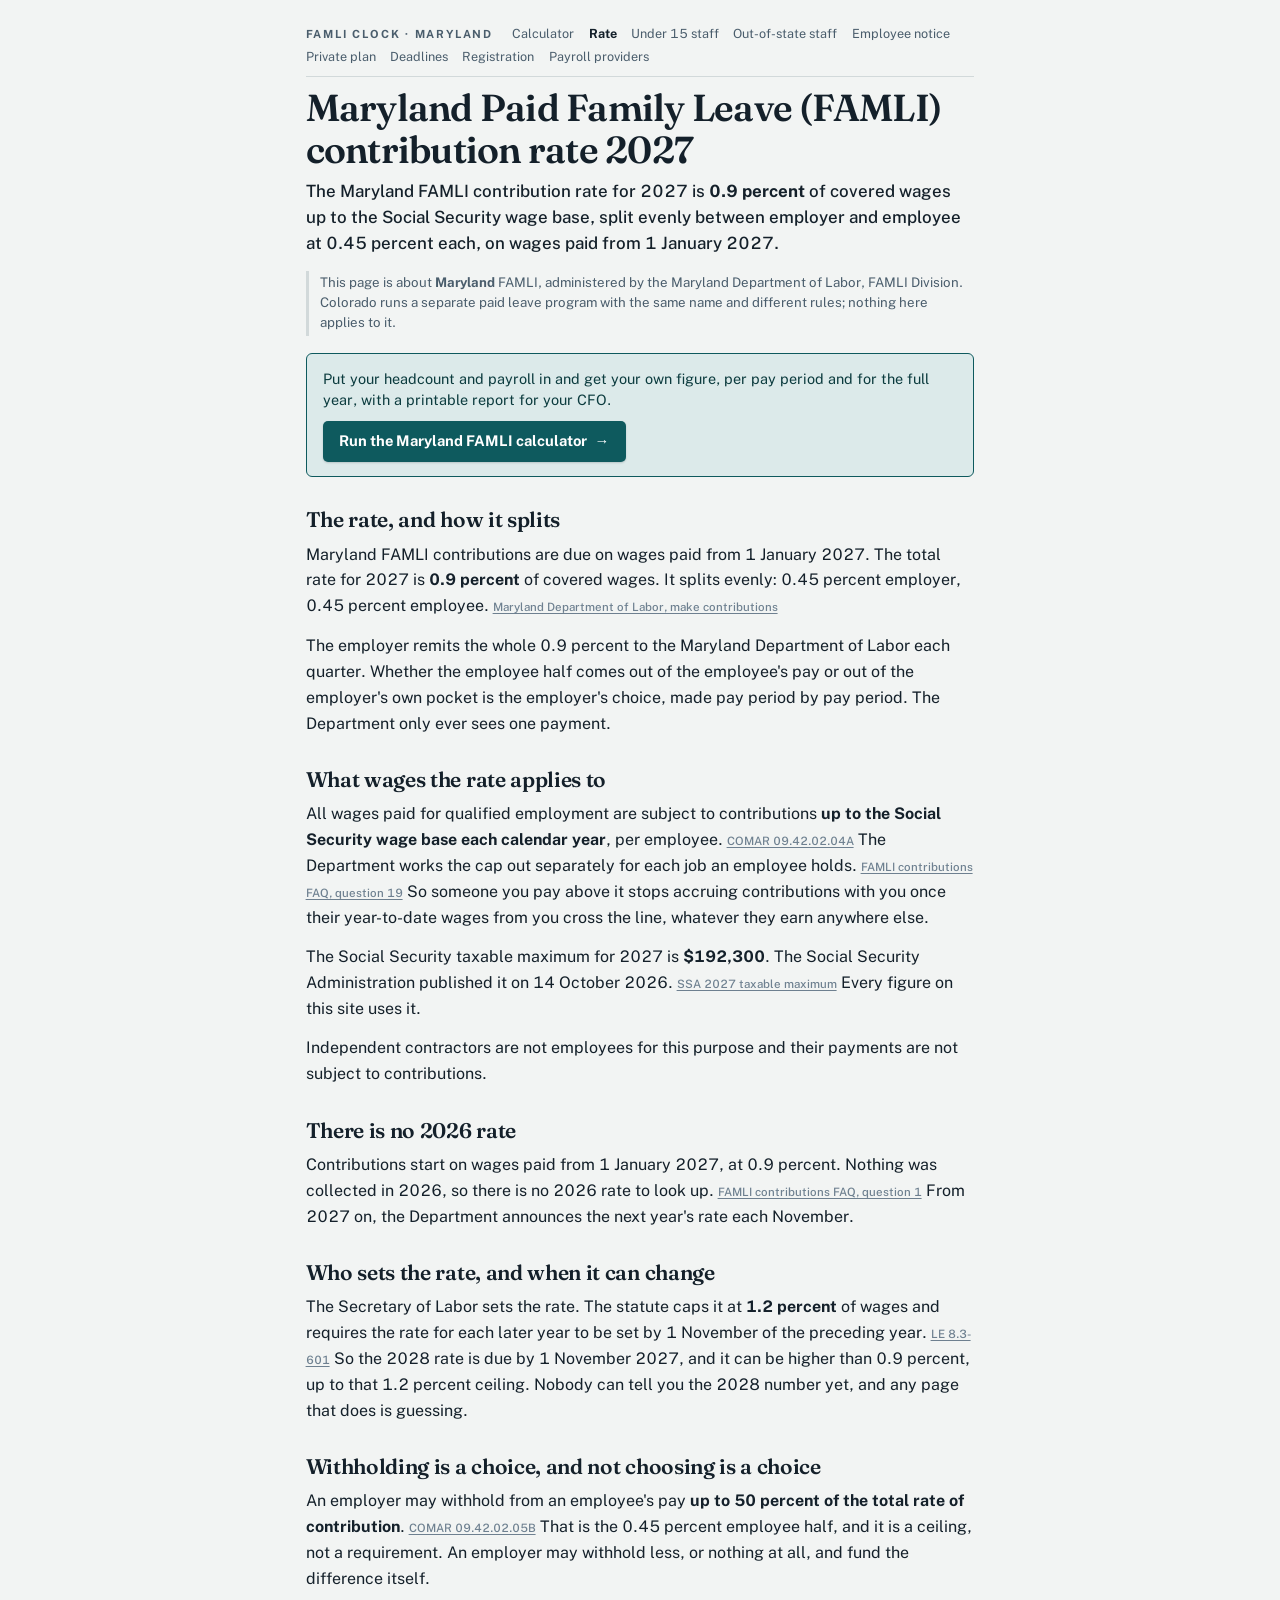
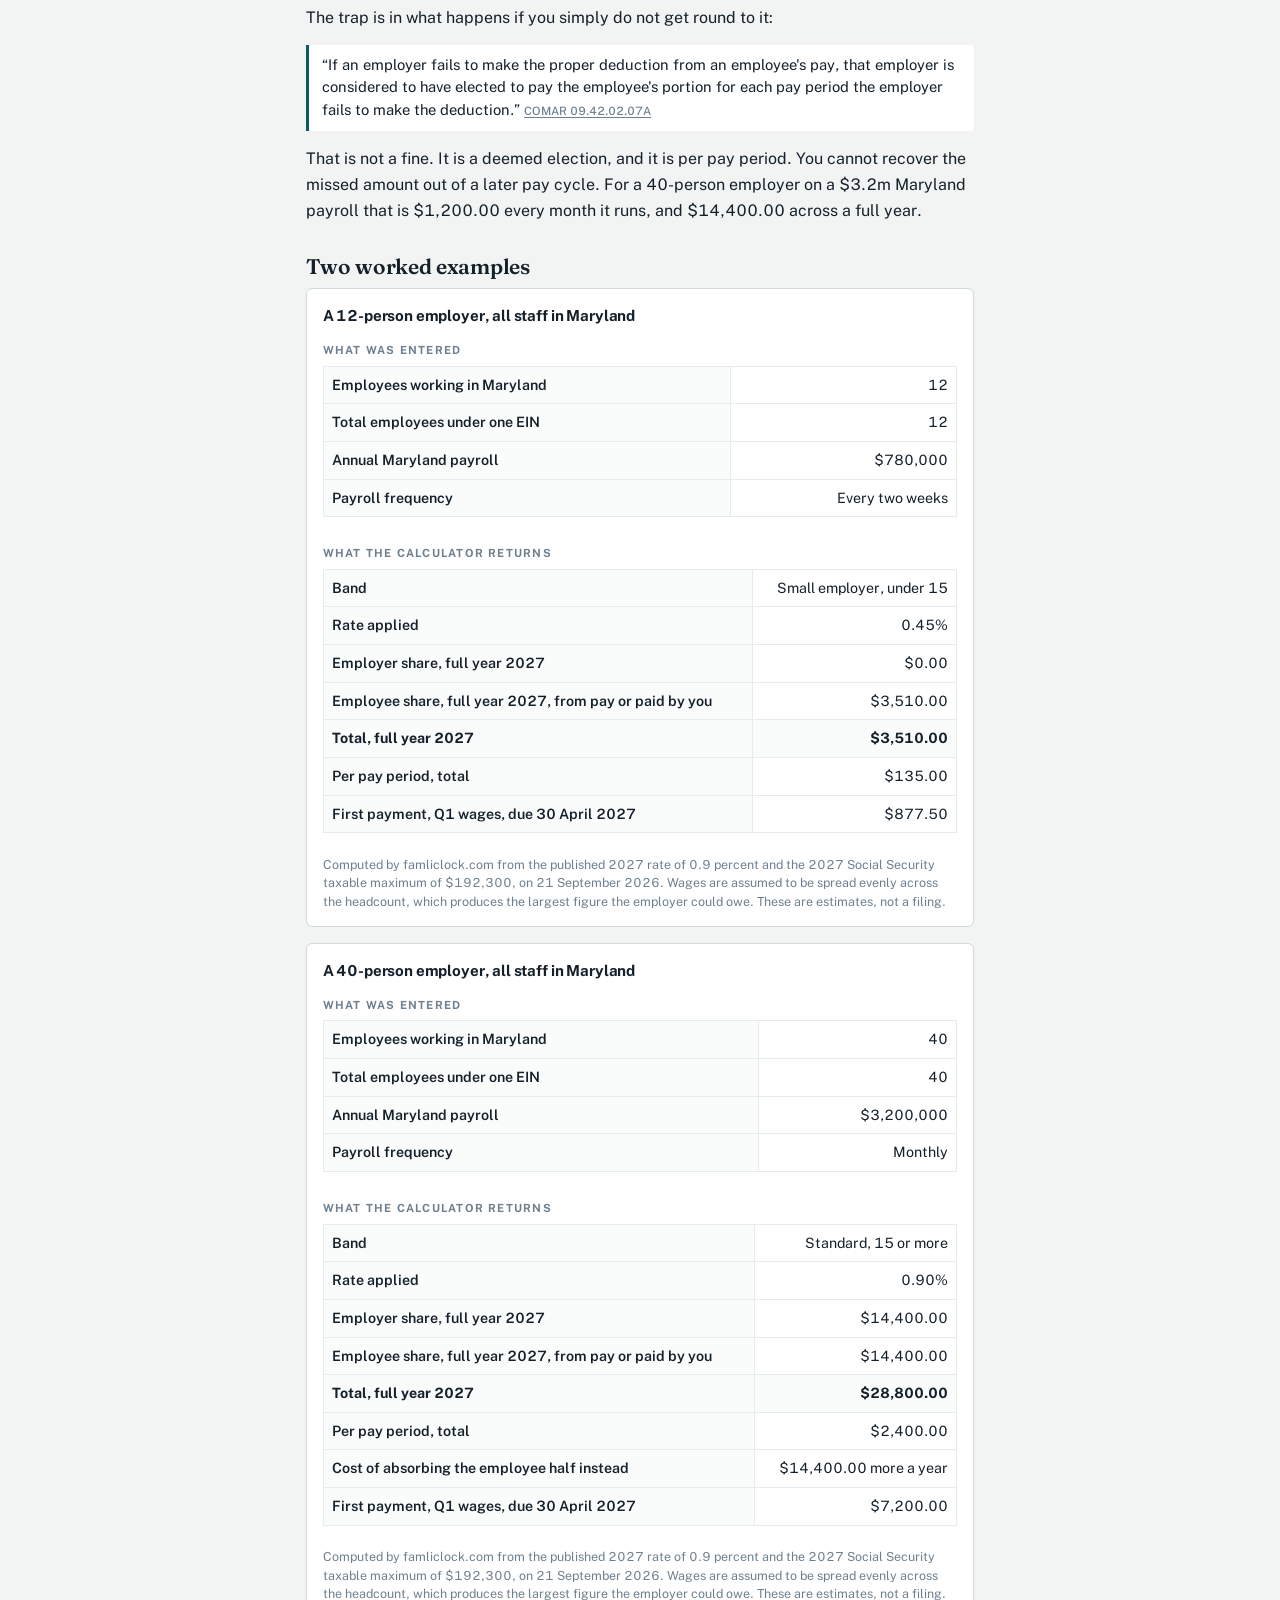
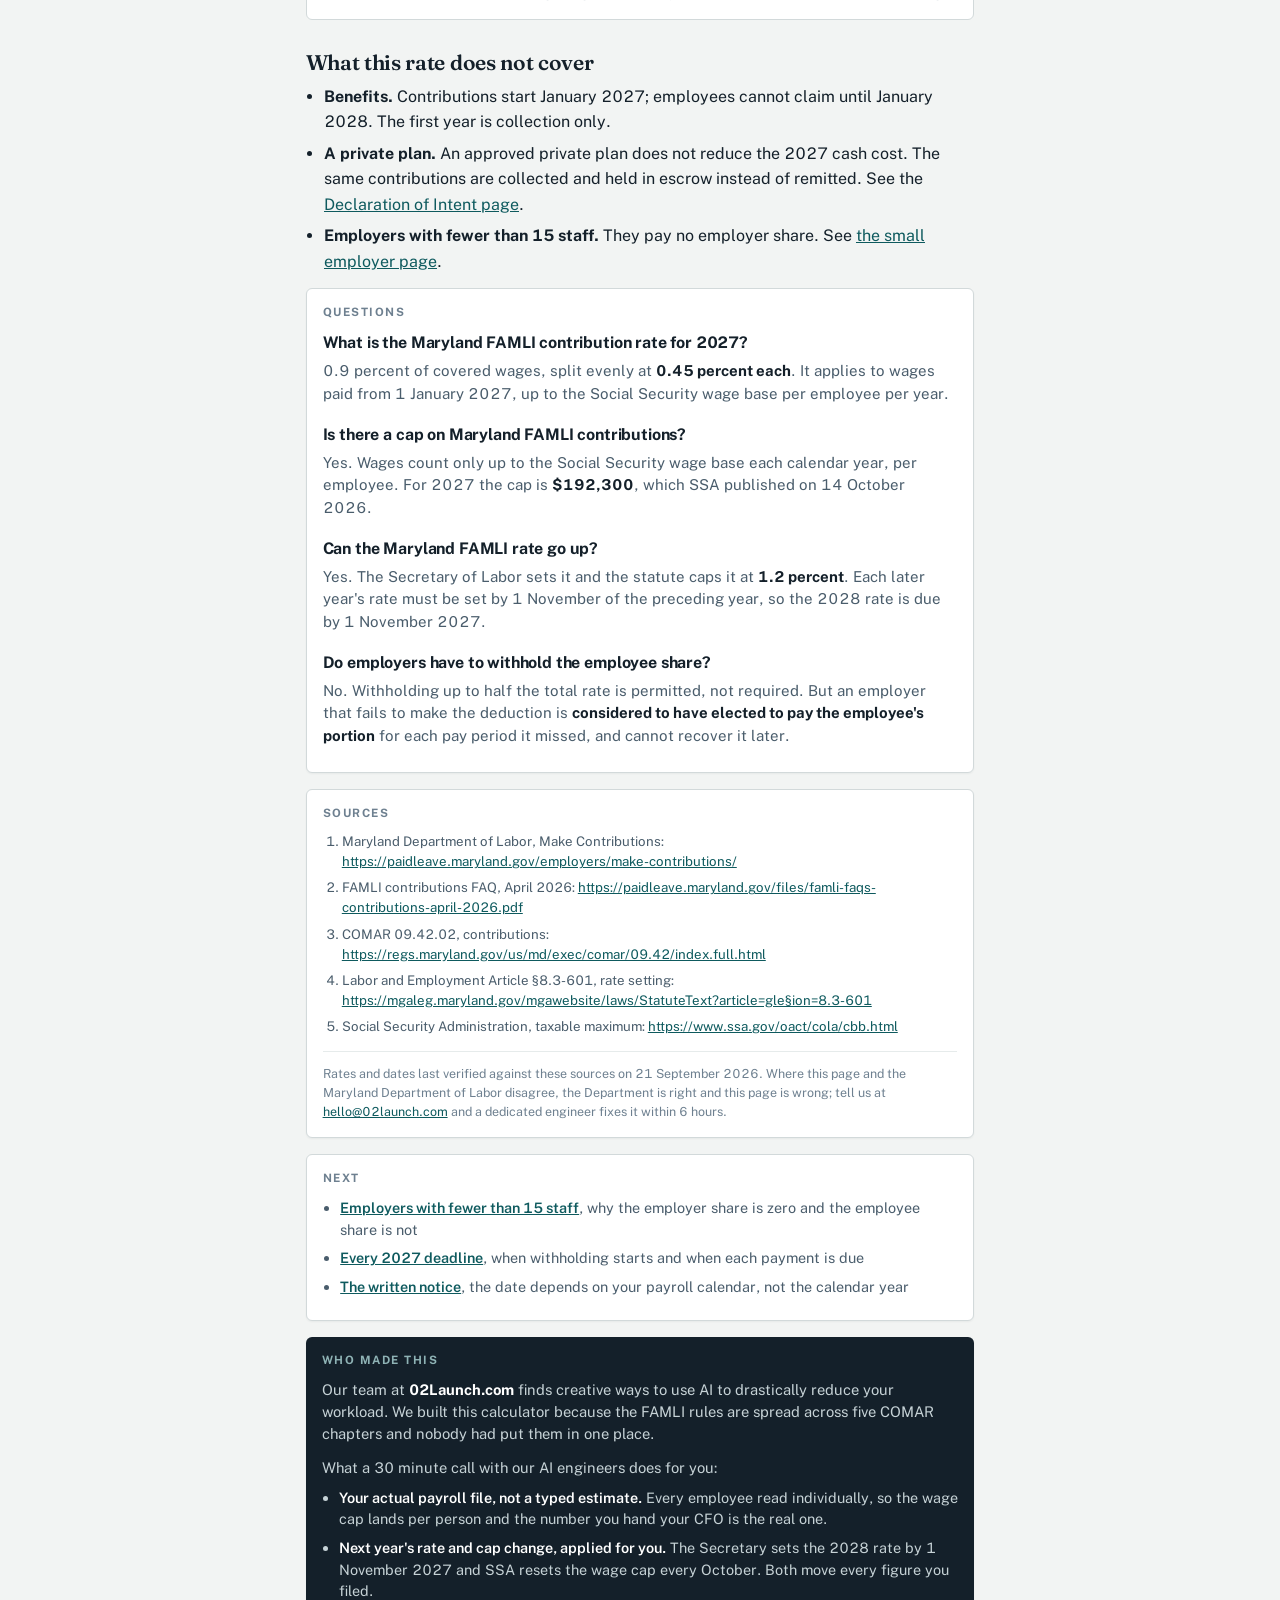
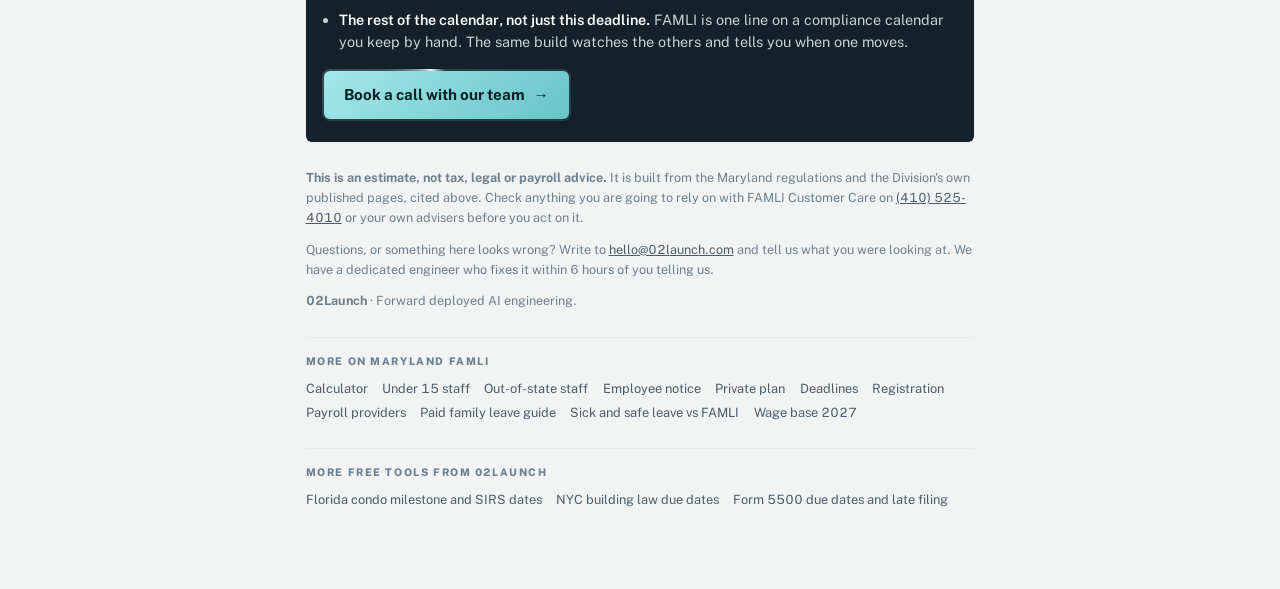
<file: contribution-rate-2027.html>
<!DOCTYPE html>
<html lang="en">
<head>
<meta charset="utf-8">
<meta name="viewport" content="width=device-width, initial-scale=1">
<title>Maryland Paid Family Leave (FAMLI) Contribution Rate 2027</title>
<meta name="description" content="Maryland paid family leave (FAMLI) contribution rate 2027: 0.9% of wages up to the Social Security cap, 0.45% each side. No 2026 rate. Worked examples.">
<meta name="robots" content="index,follow,max-snippet:-1,max-image-preview:large">
<link rel="canonical" href="https://www.famliclock.com/contribution-rate-2027">
<meta name="author" content="02Launch">
<script>
(function(){
  if (location.protocol === 'file:') { return; }
  (function(c,l,a,r,i,t,y){
    c[a]=c[a]||function(){(c[a].q=c[a].q||[]).push(arguments)};
    t=l.createElement(r);t.async=1;t.src="https://www.clarity.ms/tag/"+i;
    y=l.getElementsByTagName(r)[0];y.parentNode.insertBefore(t,y);
  })(window, document, "clarity", "script", "yatz1z728u");
})();
</script>
<meta property="og:type" content="article">
<meta property="og:site_name" content="FAMLI Clock">
<meta property="og:url" content="https://www.famliclock.com/contribution-rate-2027">
<meta property="og:title" content="Maryland Paid Family Leave (FAMLI) Contribution Rate 2027">
<meta property="og:description" content="Maryland paid family leave (FAMLI) for 2027: 0.9% total, 0.45% each side, capped at the Social Security wage base. There is no 2026 rate.">
<meta property="og:locale" content="en_US">
<meta name="twitter:card" content="summary">
<meta name="twitter:title" content="Maryland Paid Family Leave (FAMLI) Contribution Rate 2027">
<meta name="twitter:description" content="Maryland paid family leave (FAMLI) for 2027: 0.9% total, 0.45% each side, capped at the Social Security wage base. There is no 2026 rate.">
<meta name="theme-color" content="#0E5A5E">
<script type="application/ld+json">{"@context":"https://schema.org","@graph":[{"@type":"WebPage","@id":"https://www.famliclock.com/contribution-rate-2027","url":"https://www.famliclock.com/contribution-rate-2027","name":"Maryland Paid Family Leave (FAMLI) Contribution Rate 2027","description":"Maryland paid family leave (FAMLI) contribution rate 2027: 0.9% of wages up to the Social Security cap, 0.45% each side. No 2026 rate. Worked examples.","inLanguage":"en-US","isPartOf":{"@type":"WebSite","name":"Maryland FAMLI Clock","url":"https://www.famliclock.com/"},"about":{"@type":"GovernmentService","name":"Maryland Family and Medical Leave Insurance (FAMLI)","provider":{"@type":"GovernmentOrganization","name":"Maryland Department of Labor, FAMLI Division","url":"https://paidleave.maryland.gov/"},"areaServed":{"@type":"State","name":"Maryland"}},"publisher":{"@type":"Organization","name":"02Launch","url":"https://02launch.com"},"dateModified":"2026-10-31"},{"@type":"BreadcrumbList","itemListElement":[{"@type":"ListItem","position":1,"name":"Maryland FAMLI Clock","item":"https://www.famliclock.com/"},{"@type":"ListItem","position":2,"name":"Contribution rate 2027","item":"https://www.famliclock.com/contribution-rate-2027"}]},{"@type":"FAQPage","mainEntity":[{"@type":"Question","name":"What is the Maryland FAMLI contribution rate for 2027?","acceptedAnswer":{"@type":"Answer","text":"0.9 percent of covered wages, split evenly between employer and employee at 0.45 percent each. It applies to wages paid from 1 January 2027, up to the Social Security wage base per employee per year."}},{"@type":"Question","name":"Is there a cap on Maryland FAMLI contributions?","acceptedAnswer":{"@type":"Answer","text":"Yes. Wages are subject to contributions only up to the Social Security wage base each calendar year, per employee. For 2027 the cap is $192,300, which the Social Security Administration published on 14 October 2026."}},{"@type":"Question","name":"Can the Maryland FAMLI rate go up?","acceptedAnswer":{"@type":"Answer","text":"Yes. The Secretary of Labor sets the rate and the statute caps it at 1.2 percent of wages. The rate for each later year must be set by 1 November of the preceding year, so the 2028 rate is due by 1 November 2027."}},{"@type":"Question","name":"Do employers have to withhold the employee share?","acceptedAnswer":{"@type":"Answer","text":"No. Withholding up to 50 percent of the total rate is permitted, not required. But an employer that fails to make the deduction is considered to have elected to pay the employee's portion for each pay period it missed, and cannot recover it later."}}]}]}</script>
<link rel="preconnect" href="https://fonts.googleapis.com">
<link rel="preconnect" href="https://fonts.gstatic.com" crossorigin>
<link href="https://fonts.googleapis.com/css2?family=Fraunces:opsz,wght@9..144,400;9..144,600&family=Public+Sans:wght@400;500;600;700&display=swap" rel="stylesheet">
<link rel="stylesheet" href="/famli_pages.css">
<script src="https://analytics.ahrefs.com/analytics.js" data-key="oOSJldyregDxbAn03iVjpw" async></script>
</head>
<body>
<div class="wrap">
<header class="mast">
<nav class="topbar" aria-label="FAMLI Clock pages">
<a class="home" href="/">FAMLI Clock &middot; Maryland</a>
<a class="nl" href="/">Calculator</a>
<a class="nl" href="/contribution-rate-2027" aria-current="page">Rate</a>
<a class="nl" href="/small-employer">Under 15 staff</a>
<a class="nl" href="/out-of-state-employees">Out-of-state staff</a>
<a class="nl" href="/employee-notice">Employee notice</a>
<a class="nl" href="/private-plan-declaration-of-intent">Private plan</a>
<a class="nl" href="/deadlines-2027">Deadlines</a>
<a class="nl" href="/registration">Registration</a>
<a class="nl" href="/payroll-providers">Payroll providers</a>
</nav>
</header>

<h1>Maryland Paid Family Leave (FAMLI) contribution rate 2027</h1>
<p class="lede">The Maryland FAMLI contribution rate for 2027 is <b>0.9 percent</b> of covered wages up to the Social Security wage base, split evenly between employer and employee at 0.45 percent each, on wages paid from 1 January 2027.</p>
<p class="disambig">This page is about <b>Maryland</b> FAMLI, administered by the Maryland Department of Labor, FAMLI Division. Colorado runs a separate paid leave program with the same name and different rules; nothing here applies to it.</p>

<div class="toolcard"><p>Put your headcount and payroll in and get your own figure, per pay period and for the full year, with a printable report for your CFO.</p><p><a class="run" href="/">Run the Maryland FAMLI calculator <span class="arr" aria-hidden="true">&rarr;</span></a></p></div>

<div class="prose">

<h2>The rate, and how it splits</h2>
<p>Maryland FAMLI contributions are due on wages paid from 1 January 2027. The total rate for
2027 is <b>0.9 percent</b> of covered wages. It splits evenly: 0.45 percent employer, 0.45
percent employee. <span class="src"><a href="https://paidleave.maryland.gov/employers/make-contributions/" target="_blank" rel="noopener">Maryland Department of Labor, make contributions</a></span></p>
<p>The employer remits the whole 0.9 percent to the Maryland Department of Labor each quarter.
Whether the employee half comes out of the employee's pay or out of the employer's own pocket
is the employer's choice, made pay period by pay period. The Department only ever sees one
payment.</p>

<h2>What wages the rate applies to</h2>
<p>All wages paid for qualified employment are subject to contributions <b>up to the Social
Security wage base each calendar year</b>, per employee. <span class="src"><a href="https://regs.maryland.gov/us/md/exec/comar/09.42/index.full.html" target="_blank" rel="noopener">COMAR 09.42.02.04A</a></span> The Department works the
cap out separately for each job an employee holds. <span class="src"><a href="https://paidleave.maryland.gov/files/famli-faqs-contributions-april-2026.pdf" target="_blank" rel="noopener">FAMLI contributions FAQ, question 19</a></span> So someone you pay above it stops
accruing contributions with you once their year-to-date wages from you cross the line, whatever
they earn anywhere else.</p>
<p>The Social Security taxable maximum for 2027 is <b>$192,300</b>. The Social Security
Administration published it on 14 October 2026. <span class="src"><a href="https://www.ssa.gov/oact/cola/cbb.html" target="_blank" rel="noopener">SSA 2027 taxable maximum</a></span> Every figure on this site uses it.</p>
<p>Independent contractors are not employees for this purpose and their payments are not
subject to contributions.</p>

<h2>There is no 2026 rate</h2>
<p>Contributions start on wages paid from 1 January 2027, at 0.9 percent. Nothing was collected
in 2026, so there is no 2026 rate to look up. <span class="src"><a href="https://paidleave.maryland.gov/files/famli-faqs-contributions-april-2026.pdf" target="_blank" rel="noopener">FAMLI contributions FAQ, question 1</a></span> From 2027 on, the Department
announces the next year's rate each November.</p>

<h2>Who sets the rate, and when it can change</h2>
<p>The Secretary of Labor sets the rate. The statute caps it at <b>1.2 percent</b> of wages
and requires the rate for each later year to be set by 1 November of the preceding year.
<span class="src"><a href="https://mgaleg.maryland.gov/mgawebsite/laws/StatuteText?article=gle&section=8.3-601" target="_blank" rel="noopener">LE 8.3-601</a></span> So the 2028 rate is due by 1 November 2027, and it can be higher than 0.9
percent, up to that 1.2 percent ceiling. Nobody can tell you the 2028 number yet, and any
page that does is guessing.</p>

<h2>Withholding is a choice, and not choosing is a choice</h2>
<p>An employer may withhold from an employee's pay <b>up to 50 percent of the total rate of
contribution</b>. <span class="src"><a href="https://regs.maryland.gov/us/md/exec/comar/09.42/index.full.html" target="_blank" rel="noopener">COMAR 09.42.02.05B</a></span> That is the 0.45 percent employee half, and it is a ceiling,
not a requirement. An employer may withhold less, or nothing at all, and fund the difference
itself.</p>
<p>The trap is in what happens if you simply do not get round to it:</p>
<blockquote><p>&ldquo;If an employer fails to make the proper deduction from an employee's
pay, that employer is considered to have elected to pay the employee's portion for each pay
period the employer fails to make the deduction.&rdquo; <span class="src"><a href="https://regs.maryland.gov/us/md/exec/comar/09.42/index.full.html" target="_blank" rel="noopener">COMAR 09.42.02.07A</a></span></p></blockquote>
<p>That is not a fine. It is a deemed election, and it is per pay period. You cannot recover
the missed amount out of a later pay cycle. For a 40-person employer on a $3.2m Maryland
payroll that is $1,200.00 every month it runs, and $14,400.00 across a full year.</p>

<h2>Two worked examples</h2>
<div class="wex"><h3>A 12-person employer, all staff in Maryland</h3><div class="tblwrap"><table class="tbl"><caption>What was entered</caption><tbody><tr><th>Employees working in Maryland</th><td class="num">12</td></tr><tr><th>Total employees under one EIN</th><td class="num">12</td></tr><tr><th>Annual Maryland payroll</th><td class="num">$780,000</td></tr><tr><th>Payroll frequency</th><td class="num">Every two weeks</td></tr></tbody></table></div><div class="tblwrap"><table class="tbl"><caption>What the calculator returns</caption><tbody><tr><th>Band</th><td class="num">Small employer, under 15</td></tr><tr><th>Rate applied</th><td class="num">0.45%</td></tr><tr><th>Employer share, full year 2027</th><td class="num">$0.00</td></tr><tr><th>Employee share, full year 2027, from pay or paid by you</th><td class="num">$3,510.00</td></tr><tr class="total"><th>Total, full year 2027</th><td class="num">$3,510.00</td></tr><tr><th>Per pay period, total</th><td class="num">$135.00</td></tr><tr><th>First payment, Q1 wages, due 30 April 2027</th><td class="num">$877.50</td></tr></tbody></table></div><p class="basis">Computed by famliclock.com from the published 2027 rate of 0.9 percent and the 2027 Social Security taxable maximum of $192,300, on 21 September 2026. Wages are assumed to be spread evenly across the headcount, which produces the largest figure the employer could owe. These are estimates, not a filing.</p></div>
<div class="wex"><h3>A 40-person employer, all staff in Maryland</h3><div class="tblwrap"><table class="tbl"><caption>What was entered</caption><tbody><tr><th>Employees working in Maryland</th><td class="num">40</td></tr><tr><th>Total employees under one EIN</th><td class="num">40</td></tr><tr><th>Annual Maryland payroll</th><td class="num">$3,200,000</td></tr><tr><th>Payroll frequency</th><td class="num">Monthly</td></tr></tbody></table></div><div class="tblwrap"><table class="tbl"><caption>What the calculator returns</caption><tbody><tr><th>Band</th><td class="num">Standard, 15 or more</td></tr><tr><th>Rate applied</th><td class="num">0.90%</td></tr><tr><th>Employer share, full year 2027</th><td class="num">$14,400.00</td></tr><tr><th>Employee share, full year 2027, from pay or paid by you</th><td class="num">$14,400.00</td></tr><tr class="total"><th>Total, full year 2027</th><td class="num">$28,800.00</td></tr><tr><th>Per pay period, total</th><td class="num">$2,400.00</td></tr><tr><th>Cost of absorbing the employee half instead</th><td class="num">$14,400.00 more a year</td></tr><tr><th>First payment, Q1 wages, due 30 April 2027</th><td class="num">$7,200.00</td></tr></tbody></table></div><p class="basis">Computed by famliclock.com from the published 2027 rate of 0.9 percent and the 2027 Social Security taxable maximum of $192,300, on 21 September 2026. Wages are assumed to be spread evenly across the headcount, which produces the largest figure the employer could owe. These are estimates, not a filing.</p></div>

<h2>What this rate does not cover</h2>
<ul>
<li><b>Benefits.</b> Contributions start January 2027; employees cannot claim until January
2028. The first year is collection only.</li>
<li><b>A private plan.</b> An approved private plan does not reduce the 2027 cash cost. The
same contributions are collected and held in escrow instead of remitted. See the
<a href="/private-plan-declaration-of-intent">Declaration of Intent page</a>.</li>
<li><b>Employers with fewer than 15 staff.</b> They pay no employer share. See
<a href="/small-employer">the small employer page</a>.</li>
</ul>

</div>

<div class="card faq"><h2>Questions</h2><h3>What is the Maryland FAMLI contribution rate for 2027?</h3><p>0.9 percent of covered wages, split evenly at <b>0.45 percent each</b>. It applies to wages paid from 1 January 2027, up to the Social Security wage base per employee per year.</p><h3>Is there a cap on Maryland FAMLI contributions?</h3><p>Yes. Wages count only up to the Social Security wage base each calendar year, per employee. For 2027 the cap is <b>$192,300</b>, which SSA published on 14 October 2026.</p><h3>Can the Maryland FAMLI rate go up?</h3><p>Yes. The Secretary of Labor sets it and the statute caps it at <b>1.2 percent</b>. Each later year's rate must be set by 1 November of the preceding year, so the 2028 rate is due by 1 November 2027.</p><h3>Do employers have to withhold the employee share?</h3><p>No. Withholding up to half the total rate is permitted, not required. But an employer that fails to make the deduction is <b>considered to have elected to pay the employee's portion</b> for each pay period it missed, and cannot recover it later.</p></div>

<div class="card sources"><h2>Sources</h2><ol><li>Maryland Department of Labor, Make Contributions: <a href="https://paidleave.maryland.gov/employers/make-contributions/" target="_blank" rel="noopener">https://paidleave.maryland.gov/employers/make-contributions/</a></li><li>FAMLI contributions FAQ, April 2026: <a href="https://paidleave.maryland.gov/files/famli-faqs-contributions-april-2026.pdf" target="_blank" rel="noopener">https://paidleave.maryland.gov/files/famli-faqs-contributions-april-2026.pdf</a></li><li>COMAR 09.42.02, contributions: <a href="https://regs.maryland.gov/us/md/exec/comar/09.42/index.full.html" target="_blank" rel="noopener">https://regs.maryland.gov/us/md/exec/comar/09.42/index.full.html</a></li><li>Labor and Employment Article &sect;8.3-601, rate setting: <a href="https://mgaleg.maryland.gov/mgawebsite/laws/StatuteText?article=gle&section=8.3-601" target="_blank" rel="noopener">https://mgaleg.maryland.gov/mgawebsite/laws/StatuteText?article=gle&section=8.3-601</a></li><li>Social Security Administration, taxable maximum: <a href="https://www.ssa.gov/oact/cola/cbb.html" target="_blank" rel="noopener">https://www.ssa.gov/oact/cola/cbb.html</a></li></ol><p class="verified">Rates and dates last verified against these sources on 21 September 2026. Where this page and the Maryland Department of Labor disagree, the Department is right and this page is wrong; tell us at <a href="mailto:hello@02launch.com?subject=FAMLI%20Clock%3A%20this%20looks%20wrong">hello@02launch.com</a> and a dedicated engineer fixes it within 6 hours.</p></div>

<div class="card related"><h2>Next</h2><ul><li><a href="/small-employer">Employers with fewer than 15 staff</a>, why the employer share is zero and the employee share is not</li><li><a href="/deadlines-2027">Every 2027 deadline</a>, when withholding starts and when each payment is due</li><li><a href="/employee-notice">The written notice</a>, the date depends on your payroll calendar, not the calendar year</li></ul></div>

<div class="card cta"><h2>Who made this</h2><p>Our team at <b style="color:#fff">02Launch.com</b> finds creative ways to use AI to drastically reduce your workload. We built this calculator because the FAMLI rules are spread across five COMAR chapters and nobody had put them in one place.</p><p style="margin-bottom:.5rem">What a 30 minute call with our AI engineers does for you:</p><ul><li><b>Your actual payroll file, not a typed estimate.</b> Every employee read individually, so the wage cap lands per person and the number you hand your CFO is the real one.</li><li><b>Next year's rate and cap change, applied for you.</b> The Secretary sets the 2028 rate by 1 November 2027 and SSA resets the wage cap every October. Both move every figure you filed.</li><li><b>The rest of the calendar, not just this deadline.</b> FAMLI is one line on a compliance calendar you keep by hand. The same build watches the others and tells you when one moves.</li></ul><p style="margin-bottom:0"><span class="bookwrap"><a class="book" href="https://calendly.com/ahmed-asif1/30min" target="_blank" rel="noopener">Book a call with our team <span class="arr" aria-hidden="true">&rarr;</span></a></span></p></div>

<footer class="foot"><p><b>This is an estimate, not tax, legal or payroll advice.</b> It is built from the Maryland regulations and the Division's own published pages, cited above. Check anything you are going to rely on with FAMLI Customer Care on <a href="tel:+14105254010">(410) 525-4010</a> or your own advisers before you act on it.</p><p>Questions, or something here looks wrong? Write to <!--email_off--><a href="mailto:hello@02launch.com?subject=FAMLI%20Clock%3A%20this%20looks%20wrong">hello@02launch.com</a><!--/email_off--> and tell us what you were looking at. We have a dedicated engineer who fixes it within 6 hours of you telling us.</p><p style="margin-bottom:0"><b>02Launch</b> &middot; Forward deployed AI engineering.</p></footer>

<div class="footmap"><div class="fmcap">More on Maryland FAMLI</div><ul><li><a href="/">Calculator</a></li><li><a href="/small-employer">Under 15 staff</a></li><li><a href="/out-of-state-employees">Out-of-state staff</a></li><li><a href="/employee-notice">Employee notice</a></li><li><a href="/private-plan-declaration-of-intent">Private plan</a></li><li><a href="/deadlines-2027">Deadlines</a></li><li><a href="/registration">Registration</a></li><li><a href="/payroll-providers">Payroll providers</a></li><li><a href="/maryland-paid-family-leave">Paid family leave guide</a></li><li><a href="/sick-and-safe-leave-vs-famli">Sick and safe leave vs FAMLI</a></li><li><a href="/social-security-wage-base-2027">Wage base 2027</a></li></ul></div><div class="footmap"><div class="fmcap">More free tools from 02Launch</div><ul><li><a href="https://www.flcomplianceclock.com/">Florida condo milestone and SIRS dates</a></li><li><a href="https://www.nycclock.com/">NYC building law due dates</a></li><li><a href="https://www.form5500clock.com/">Form 5500 due dates and late filing</a></li></ul></div>
</div>
</body>
</html>
</file>
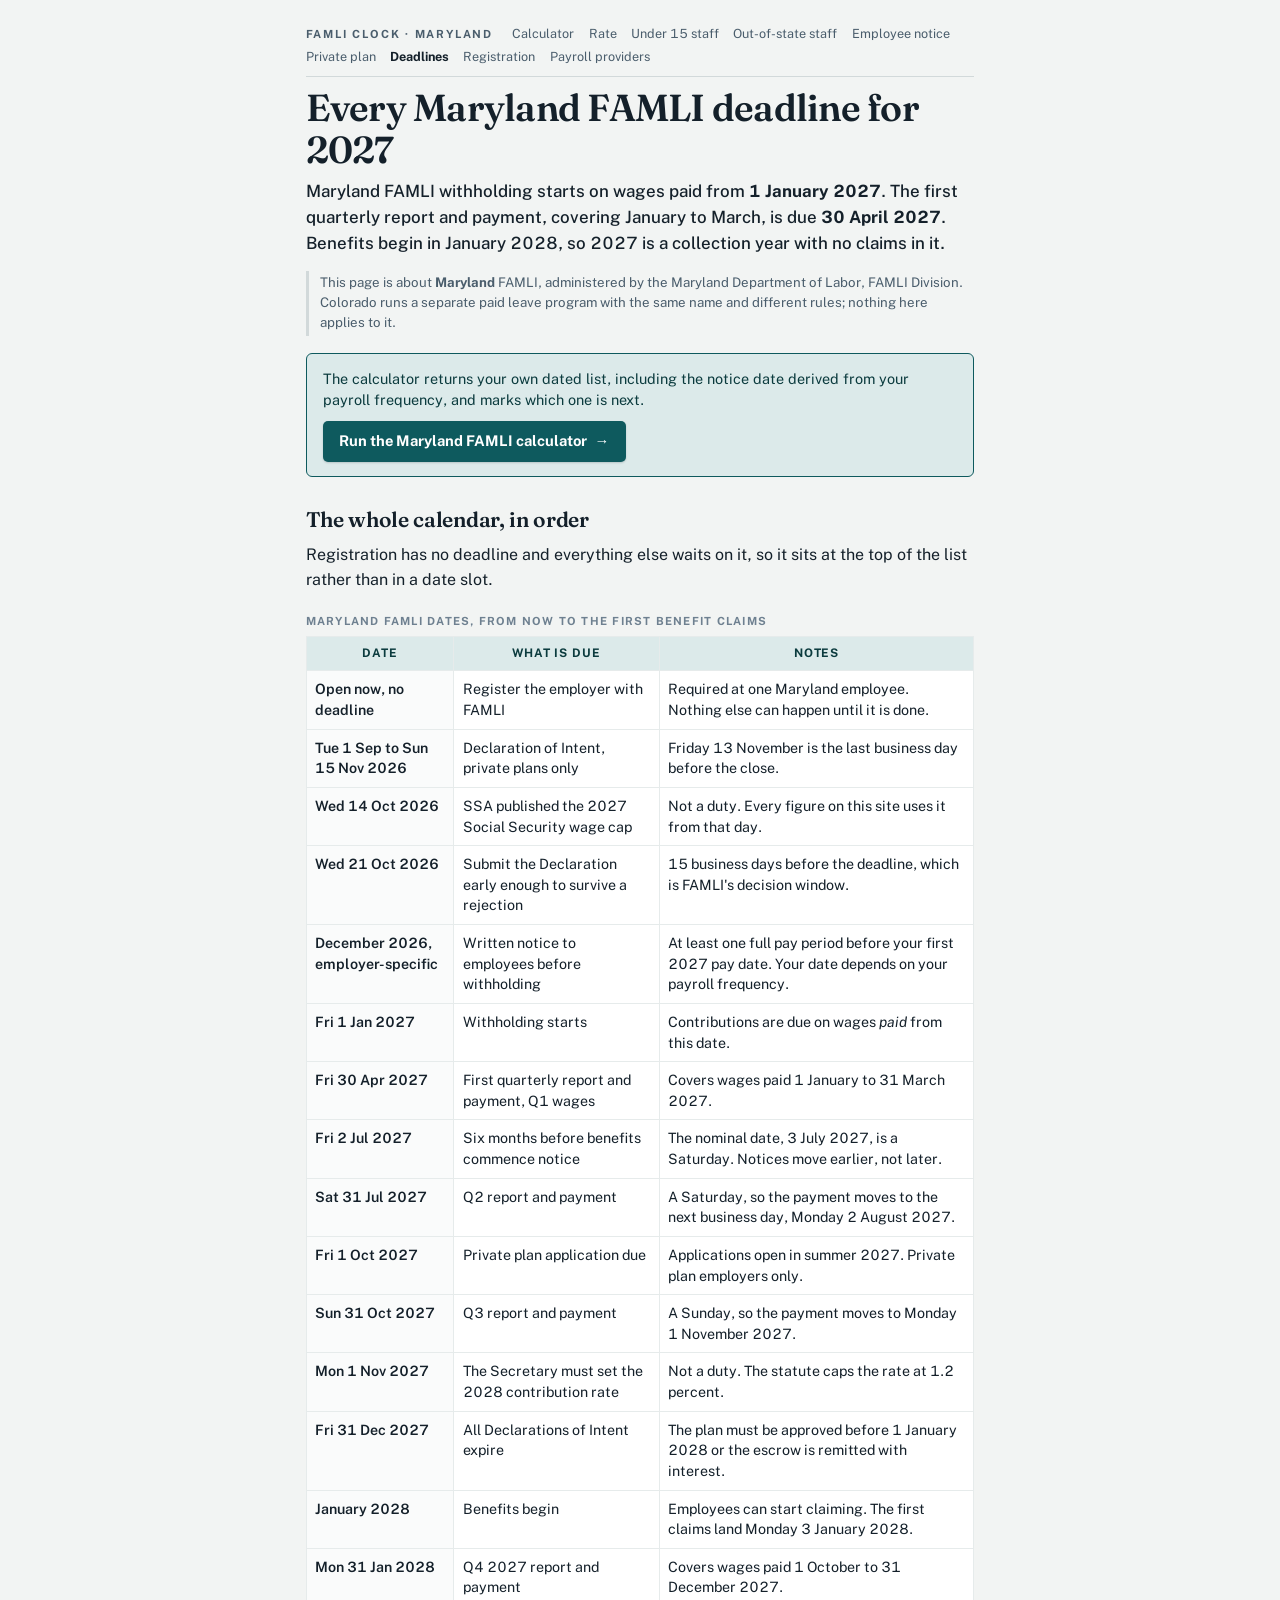
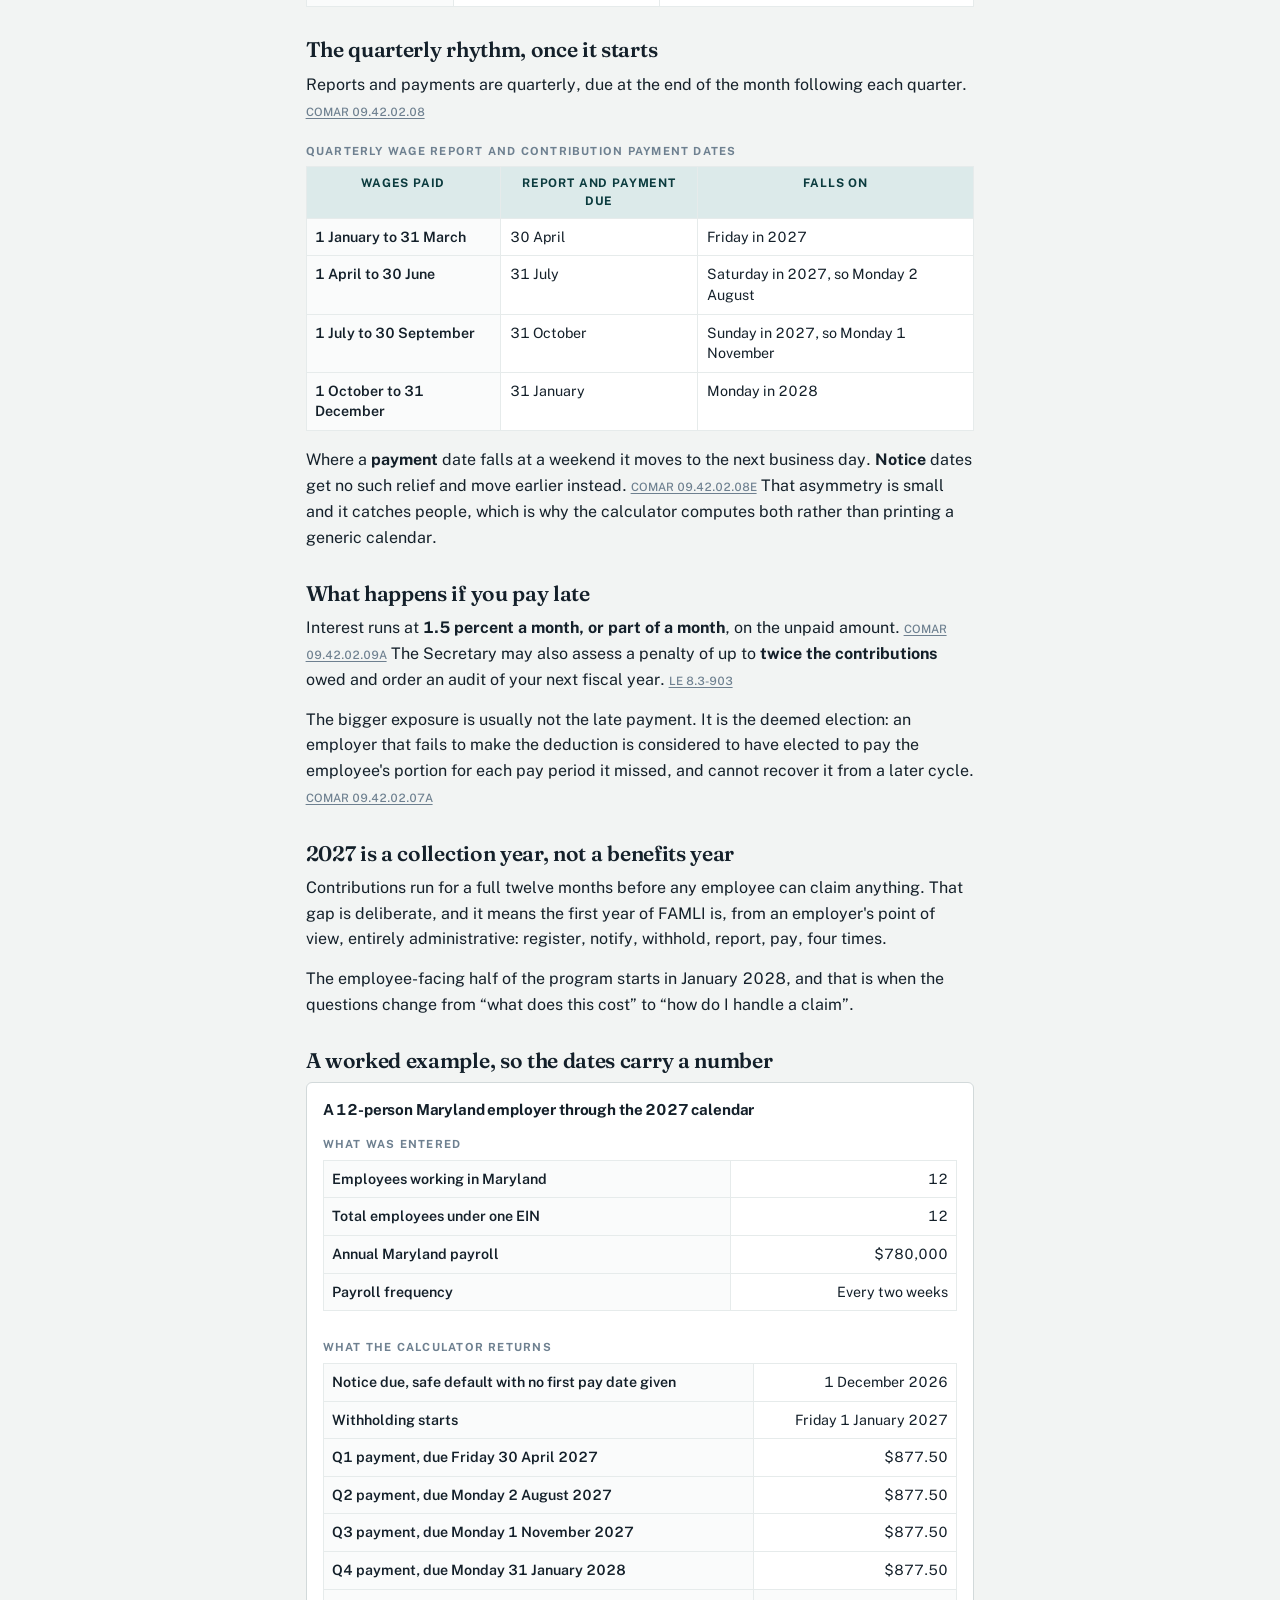
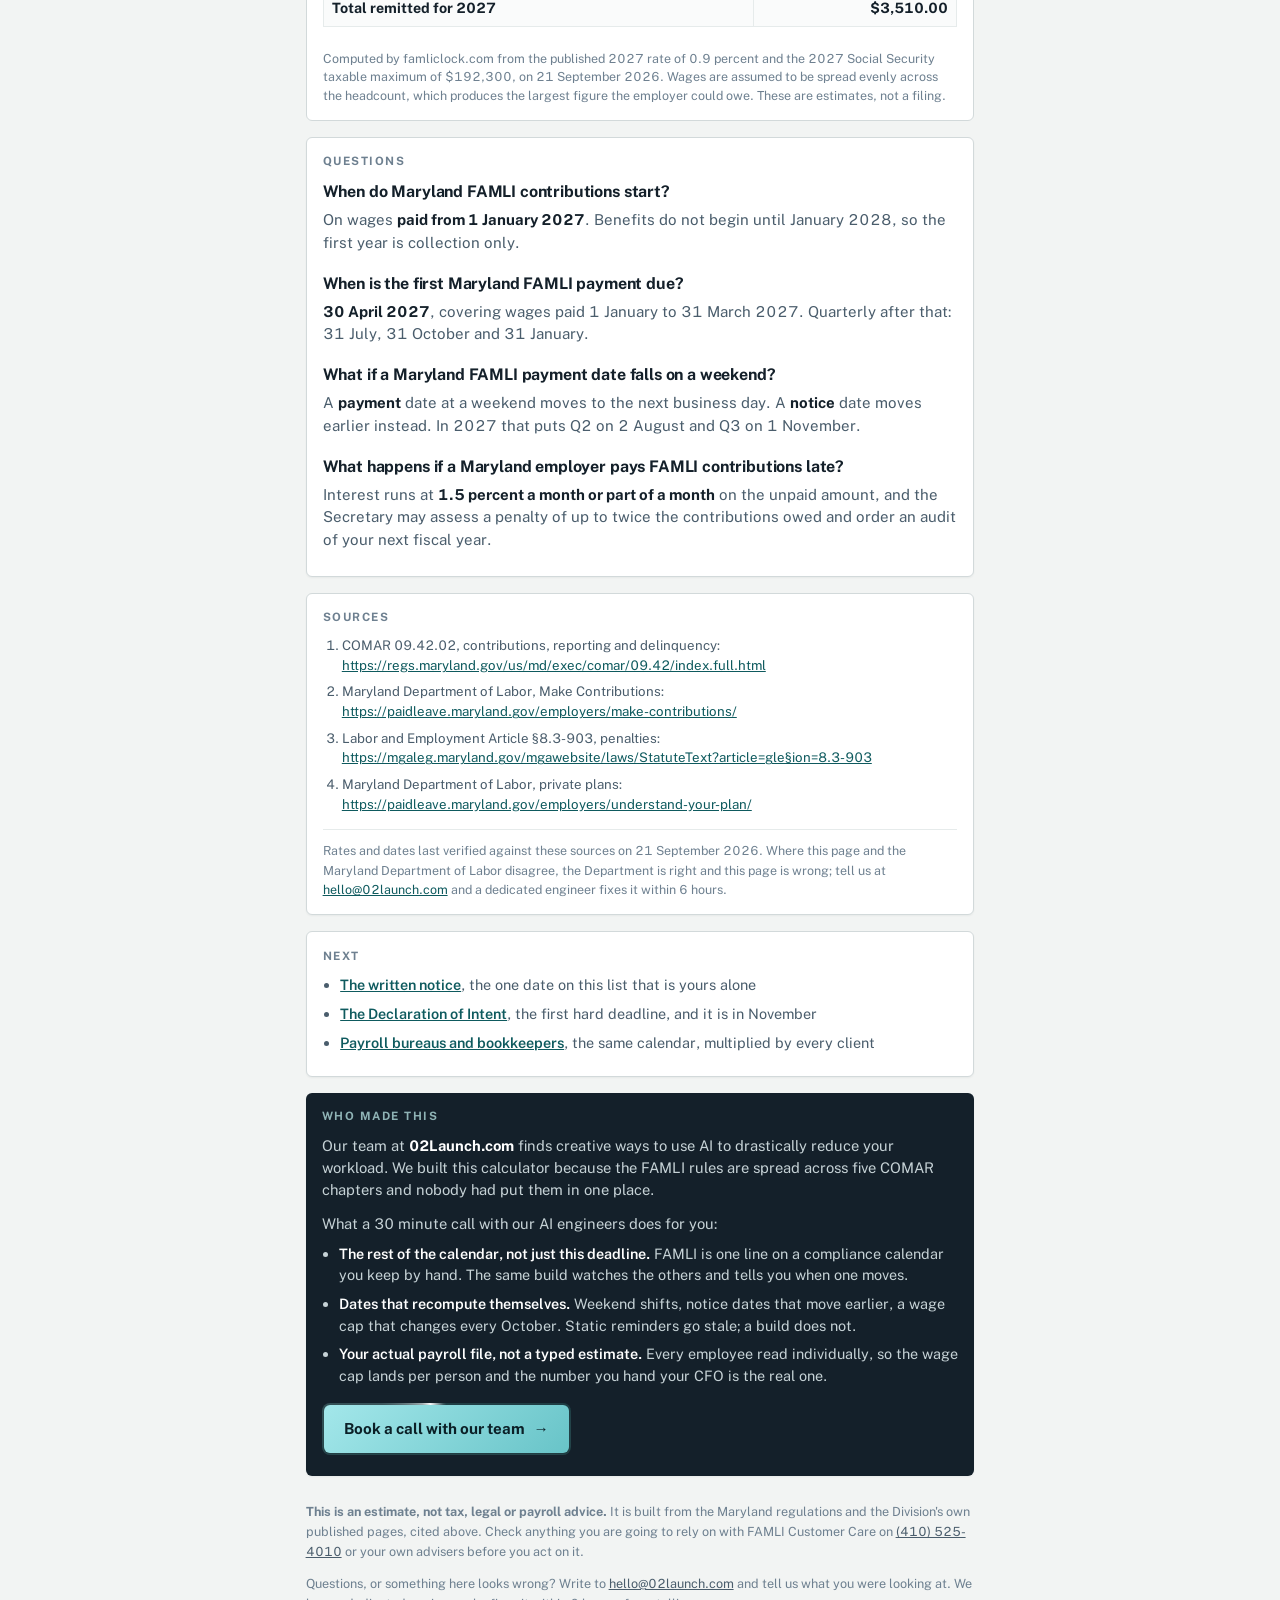
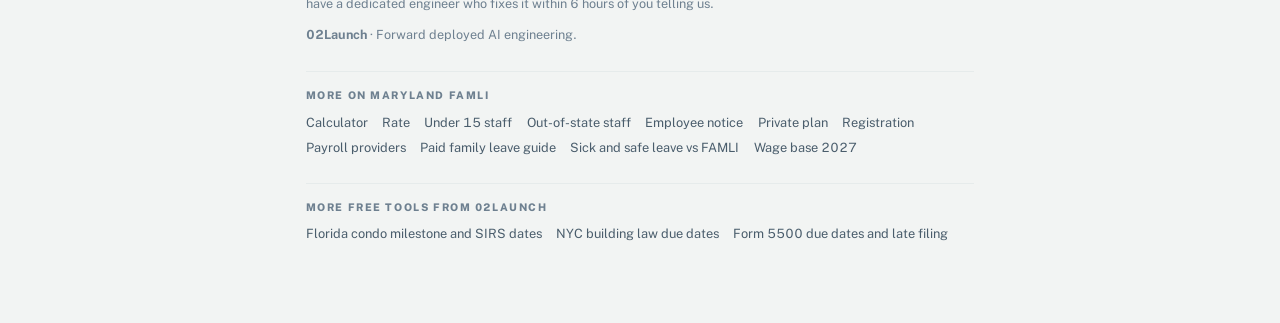
<file: deadlines-2027.html>
<!DOCTYPE html>
<html lang="en">
<head>
<meta charset="utf-8">
<meta name="viewport" content="width=device-width, initial-scale=1">
<title>Maryland FAMLI Deadlines 2027: Withholding, Quarterly Filing, First Payment</title>
<meta name="description" content="Every Maryland FAMLI date from the 15 November 2026 Declaration of Intent to the first benefit claims in January 2028, with the quarterly report and payment dates and what late payment costs.">
<meta name="robots" content="index,follow,max-snippet:-1,max-image-preview:large">
<link rel="canonical" href="https://www.famliclock.com/deadlines-2027">
<meta name="author" content="02Launch">
<script>
(function(){
  if (location.protocol === 'file:') { return; }
  (function(c,l,a,r,i,t,y){
    c[a]=c[a]||function(){(c[a].q=c[a].q||[]).push(arguments)};
    t=l.createElement(r);t.async=1;t.src="https://www.clarity.ms/tag/"+i;
    y=l.getElementsByTagName(r)[0];y.parentNode.insertBefore(t,y);
  })(window, document, "clarity", "script", "yatz1z728u");
})();
</script>
<meta property="og:type" content="article">
<meta property="og:site_name" content="FAMLI Clock">
<meta property="og:url" content="https://www.famliclock.com/deadlines-2027">
<meta property="og:title" content="Maryland FAMLI Deadlines 2027: Withholding, Quarterly Filing, First Payment">
<meta property="og:description" content="Withholding starts 1 January 2027, the first payment is due 30 April 2027, and benefits begin January 2028. Every date in between, with the weekend rules.">
<meta property="og:locale" content="en_US">
<meta name="twitter:card" content="summary">
<meta name="twitter:title" content="Maryland FAMLI Deadlines 2027: Withholding, Quarterly Filing, First Payment">
<meta name="twitter:description" content="Withholding starts 1 January 2027, the first payment is due 30 April 2027, and benefits begin January 2028. Every date in between, with the weekend rules.">
<meta name="theme-color" content="#0E5A5E">
<script type="application/ld+json">{"@context":"https://schema.org","@graph":[{"@type":"WebPage","@id":"https://www.famliclock.com/deadlines-2027","url":"https://www.famliclock.com/deadlines-2027","name":"Maryland FAMLI Deadlines 2027: Withholding, Quarterly Filing, First Payment","description":"Every Maryland FAMLI date from the 15 November 2026 Declaration of Intent to the first benefit claims in January 2028, with the quarterly report and payment dates and what late payment costs.","inLanguage":"en-US","isPartOf":{"@type":"WebSite","name":"Maryland FAMLI Clock","url":"https://www.famliclock.com/"},"about":{"@type":"GovernmentService","name":"Maryland Family and Medical Leave Insurance (FAMLI)","provider":{"@type":"GovernmentOrganization","name":"Maryland Department of Labor, FAMLI Division","url":"https://paidleave.maryland.gov/"},"areaServed":{"@type":"State","name":"Maryland"}},"publisher":{"@type":"Organization","name":"02Launch","url":"https://02launch.com"},"dateModified":"2026-10-14"},{"@type":"BreadcrumbList","itemListElement":[{"@type":"ListItem","position":1,"name":"Maryland FAMLI Clock","item":"https://www.famliclock.com/"},{"@type":"ListItem","position":2,"name":"Deadlines 2027","item":"https://www.famliclock.com/deadlines-2027"}]},{"@type":"FAQPage","mainEntity":[{"@type":"Question","name":"When do Maryland FAMLI contributions start?","acceptedAnswer":{"@type":"Answer","text":"Contributions are due on wages paid from 1 January 2027. Benefits do not begin until January 2028, so the first year is collection only."}},{"@type":"Question","name":"When is the first Maryland FAMLI payment due?","acceptedAnswer":{"@type":"Answer","text":"30 April 2027, covering wages paid 1 January to 31 March 2027. Reports and payments are quarterly after that: 31 July, 31 October and 31 January."}},{"@type":"Question","name":"What if a Maryland FAMLI payment date falls on a weekend?","acceptedAnswer":{"@type":"Answer","text":"A payment date that falls at a weekend moves to the next business day. Notice dates get no such relief and move earlier instead. In 2027 that puts the Q2 payment on 2 August and the Q3 payment on 1 November."}},{"@type":"Question","name":"What happens if a Maryland employer pays FAMLI contributions late?","acceptedAnswer":{"@type":"Answer","text":"Interest runs at 1.5 percent a month or part of a month on the unpaid amount, and the Secretary may assess a penalty of up to twice the contributions owed and order an audit of the next fiscal year."}}]}]}</script>
<link rel="preconnect" href="https://fonts.googleapis.com">
<link rel="preconnect" href="https://fonts.gstatic.com" crossorigin>
<link href="https://fonts.googleapis.com/css2?family=Fraunces:opsz,wght@9..144,400;9..144,600&family=Public+Sans:wght@400;500;600;700&display=swap" rel="stylesheet">
<link rel="stylesheet" href="/famli_pages.css">
<script src="https://analytics.ahrefs.com/analytics.js" data-key="oOSJldyregDxbAn03iVjpw" async></script>
</head>
<body>
<div class="wrap">
<header class="mast">
<nav class="topbar" aria-label="FAMLI Clock pages">
<a class="home" href="/">FAMLI Clock &middot; Maryland</a>
<a class="nl" href="/">Calculator</a>
<a class="nl" href="/contribution-rate-2027">Rate</a>
<a class="nl" href="/small-employer">Under 15 staff</a>
<a class="nl" href="/out-of-state-employees">Out-of-state staff</a>
<a class="nl" href="/employee-notice">Employee notice</a>
<a class="nl" href="/private-plan-declaration-of-intent">Private plan</a>
<a class="nl" href="/deadlines-2027" aria-current="page">Deadlines</a>
<a class="nl" href="/registration">Registration</a>
<a class="nl" href="/payroll-providers">Payroll providers</a>
</nav>
</header>

<h1>Every Maryland FAMLI deadline for 2027</h1>
<p class="lede">Maryland FAMLI withholding starts on wages paid from <b>1 January 2027</b>. The first quarterly report and payment, covering January to March, is due <b>30 April 2027</b>. Benefits begin in January 2028, so 2027 is a collection year with no claims in it.</p>
<p class="disambig">This page is about <b>Maryland</b> FAMLI, administered by the Maryland Department of Labor, FAMLI Division. Colorado runs a separate paid leave program with the same name and different rules; nothing here applies to it.</p>

<div class="toolcard"><p>The calculator returns your own dated list, including the notice date derived from your payroll frequency, and marks which one is next.</p><p><a class="run" href="/">Run the Maryland FAMLI calculator <span class="arr" aria-hidden="true">&rarr;</span></a></p></div>

<div class="prose">

<h2>The whole calendar, in order</h2>
<p>Registration has no deadline and everything else waits on it, so it sits at the top of the
list rather than in a date slot.</p>
<div class="tblwrap">
<table class="tbl">
<caption>Maryland FAMLI dates, from now to the first benefit claims</caption>
<thead><tr><th>Date</th><th>What is due</th><th>Notes</th></tr></thead>
<tbody>
<tr><th>Open now, no deadline</th><td>Register the employer with FAMLI</td>
<td>Required at one Maryland employee. Nothing else can happen until it is done.</td></tr>
<tr><th>Tue 1 Sep to Sun 15 Nov 2026</th><td>Declaration of Intent, private plans only</td>
<td>Friday 13 November is the last business day before the close.</td></tr>
<tr><th>Wed 14 Oct 2026</th><td>SSA published the 2027 Social Security wage cap</td>
<td>Not a duty. Every figure on this site uses it from that day.</td></tr>
<tr><th>Wed 21 Oct 2026</th><td>Submit the Declaration early enough to survive a rejection</td>
<td>15 business days before the deadline, which is FAMLI's decision window.</td></tr>
<tr><th>December 2026, employer-specific</th><td>Written notice to employees before withholding</td>
<td>At least one full pay period before your first 2027 pay date. Your date depends on your
payroll frequency.</td></tr>
<tr><th>Fri 1 Jan 2027</th><td>Withholding starts</td>
<td>Contributions are due on wages <em>paid</em> from this date.</td></tr>
<tr><th>Fri 30 Apr 2027</th><td>First quarterly report and payment, Q1 wages</td>
<td>Covers wages paid 1 January to 31 March 2027.</td></tr>
<tr><th>Fri 2 Jul 2027</th><td>Six months before benefits commence notice</td>
<td>The nominal date, 3 July 2027, is a Saturday. Notices move earlier, not later.</td></tr>
<tr><th>Sat 31 Jul 2027</th><td>Q2 report and payment</td>
<td>A Saturday, so the payment moves to the next business day, Monday 2 August 2027.</td></tr>
<tr><th>Fri 1 Oct 2027</th><td>Private plan application due</td>
<td>Applications open in summer 2027. Private plan employers only.</td></tr>
<tr><th>Sun 31 Oct 2027</th><td>Q3 report and payment</td>
<td>A Sunday, so the payment moves to Monday 1 November 2027.</td></tr>
<tr><th>Mon 1 Nov 2027</th><td>The Secretary must set the 2028 contribution rate</td>
<td>Not a duty. The statute caps the rate at 1.2 percent.</td></tr>
<tr><th>Fri 31 Dec 2027</th><td>All Declarations of Intent expire</td>
<td>The plan must be approved before 1 January 2028 or the escrow is remitted with interest.</td></tr>
<tr><th>January 2028</th><td>Benefits begin</td>
<td>Employees can start claiming. The first claims land Monday 3 January 2028.</td></tr>
<tr><th>Mon 31 Jan 2028</th><td>Q4 2027 report and payment</td>
<td>Covers wages paid 1 October to 31 December 2027.</td></tr>
</tbody>
</table>
</div>

<h2>The quarterly rhythm, once it starts</h2>
<p>Reports and payments are quarterly, due at the end of the month following each quarter.
<span class="src"><a href="https://regs.maryland.gov/us/md/exec/comar/09.42/index.full.html" target="_blank" rel="noopener">COMAR 09.42.02.08</a></span></p>
<div class="tblwrap">
<table class="tbl">
<caption>Quarterly wage report and contribution payment dates</caption>
<thead><tr><th>Wages paid</th><th>Report and payment due</th><th>Falls on</th></tr></thead>
<tbody>
<tr><th>1 January to 31 March</th><td>30 April</td><td>Friday in 2027</td></tr>
<tr><th>1 April to 30 June</th><td>31 July</td><td>Saturday in 2027, so Monday 2 August</td></tr>
<tr><th>1 July to 30 September</th><td>31 October</td><td>Sunday in 2027, so Monday 1 November</td></tr>
<tr><th>1 October to 31 December</th><td>31 January</td><td>Monday in 2028</td></tr>
</tbody>
</table>
</div>
<p>Where a <b>payment</b> date falls at a weekend it moves to the next business day. <b>Notice</b>
dates get no such relief and move earlier instead. <span class="src"><a href="https://regs.maryland.gov/us/md/exec/comar/09.42/index.full.html" target="_blank" rel="noopener">COMAR 09.42.02.08E</a></span> That asymmetry is small and it
catches people, which is why the calculator computes both rather than printing a generic
calendar.</p>

<h2>What happens if you pay late</h2>
<p>Interest runs at <b>1.5 percent a month, or part of a month</b>, on the unpaid amount.
<span class="src"><a href="https://regs.maryland.gov/us/md/exec/comar/09.42/index.full.html" target="_blank" rel="noopener">COMAR 09.42.02.09A</a></span> The Secretary may also assess a penalty of up to <b>twice the contributions</b>
owed and order an audit of your next fiscal year. <span class="src"><a href="https://mgaleg.maryland.gov/mgawebsite/laws/StatuteText?article=gle&section=8.3-903" target="_blank" rel="noopener">LE 8.3-903</a></span></p>
<p>The bigger exposure is usually not the late payment. It is the deemed election: an employer
that fails to make the deduction is considered to have elected to pay the employee's portion
for each pay period it missed, and cannot recover it from a later cycle. <span class="src"><a href="https://regs.maryland.gov/us/md/exec/comar/09.42/index.full.html" target="_blank" rel="noopener">COMAR 09.42.02.07A</a></span></p>

<h2>2027 is a collection year, not a benefits year</h2>
<p>Contributions run for a full twelve months before any employee can claim anything. That gap
is deliberate, and it means the first year of FAMLI is, from an employer's point of view,
entirely administrative: register, notify, withhold, report, pay, four times.</p>
<p>The employee-facing half of the program starts in January 2028, and that is when the
questions change from &ldquo;what does this cost&rdquo; to &ldquo;how do I handle a claim&rdquo;.</p>

<h2>A worked example, so the dates carry a number</h2>
<div class="wex"><h3>A 12-person Maryland employer through the 2027 calendar</h3><div class="tblwrap"><table class="tbl"><caption>What was entered</caption><tbody><tr><th>Employees working in Maryland</th><td class="num">12</td></tr><tr><th>Total employees under one EIN</th><td class="num">12</td></tr><tr><th>Annual Maryland payroll</th><td class="num">$780,000</td></tr><tr><th>Payroll frequency</th><td class="num">Every two weeks</td></tr></tbody></table></div><div class="tblwrap"><table class="tbl"><caption>What the calculator returns</caption><tbody><tr><th>Notice due, safe default with no first pay date given</th><td class="num">1 December 2026</td></tr><tr><th>Withholding starts</th><td class="num">Friday 1 January 2027</td></tr><tr><th>Q1 payment, due Friday 30 April 2027</th><td class="num">$877.50</td></tr><tr><th>Q2 payment, due Monday 2 August 2027</th><td class="num">$877.50</td></tr><tr><th>Q3 payment, due Monday 1 November 2027</th><td class="num">$877.50</td></tr><tr><th>Q4 payment, due Monday 31 January 2028</th><td class="num">$877.50</td></tr><tr class="total"><th>Total remitted for 2027</th><td class="num">$3,510.00</td></tr></tbody></table></div><p class="basis">Computed by famliclock.com from the published 2027 rate of 0.9 percent and the 2027 Social Security taxable maximum of $192,300, on 21 September 2026. Wages are assumed to be spread evenly across the headcount, which produces the largest figure the employer could owe. These are estimates, not a filing.</p></div>

</div>

<div class="card faq"><h2>Questions</h2><h3>When do Maryland FAMLI contributions start?</h3><p>On wages <b>paid from 1 January 2027</b>. Benefits do not begin until January 2028, so the first year is collection only.</p><h3>When is the first Maryland FAMLI payment due?</h3><p><b>30 April 2027</b>, covering wages paid 1 January to 31 March 2027. Quarterly after that: 31 July, 31 October and 31 January.</p><h3>What if a Maryland FAMLI payment date falls on a weekend?</h3><p>A <b>payment</b> date at a weekend moves to the next business day. A <b>notice</b> date moves earlier instead. In 2027 that puts Q2 on 2 August and Q3 on 1 November.</p><h3>What happens if a Maryland employer pays FAMLI contributions late?</h3><p>Interest runs at <b>1.5 percent a month or part of a month</b> on the unpaid amount, and the Secretary may assess a penalty of up to twice the contributions owed and order an audit of your next fiscal year.</p></div>

<div class="card sources"><h2>Sources</h2><ol><li>COMAR 09.42.02, contributions, reporting and delinquency: <a href="https://regs.maryland.gov/us/md/exec/comar/09.42/index.full.html" target="_blank" rel="noopener">https://regs.maryland.gov/us/md/exec/comar/09.42/index.full.html</a></li><li>Maryland Department of Labor, Make Contributions: <a href="https://paidleave.maryland.gov/employers/make-contributions/" target="_blank" rel="noopener">https://paidleave.maryland.gov/employers/make-contributions/</a></li><li>Labor and Employment Article &sect;8.3-903, penalties: <a href="https://mgaleg.maryland.gov/mgawebsite/laws/StatuteText?article=gle&section=8.3-903" target="_blank" rel="noopener">https://mgaleg.maryland.gov/mgawebsite/laws/StatuteText?article=gle&section=8.3-903</a></li><li>Maryland Department of Labor, private plans: <a href="https://paidleave.maryland.gov/employers/understand-your-plan/" target="_blank" rel="noopener">https://paidleave.maryland.gov/employers/understand-your-plan/</a></li></ol><p class="verified">Rates and dates last verified against these sources on 21 September 2026. Where this page and the Maryland Department of Labor disagree, the Department is right and this page is wrong; tell us at <a href="mailto:hello@02launch.com?subject=FAMLI%20Clock%3A%20this%20looks%20wrong">hello@02launch.com</a> and a dedicated engineer fixes it within 6 hours.</p></div>

<div class="card related"><h2>Next</h2><ul><li><a href="/employee-notice">The written notice</a>, the one date on this list that is yours alone</li><li><a href="/private-plan-declaration-of-intent">The Declaration of Intent</a>, the first hard deadline, and it is in November</li><li><a href="/payroll-providers">Payroll bureaus and bookkeepers</a>, the same calendar, multiplied by every client</li></ul></div>

<div class="card cta"><h2>Who made this</h2><p>Our team at <b style="color:#fff">02Launch.com</b> finds creative ways to use AI to drastically reduce your workload. We built this calculator because the FAMLI rules are spread across five COMAR chapters and nobody had put them in one place.</p><p style="margin-bottom:.5rem">What a 30 minute call with our AI engineers does for you:</p><ul><li><b>The rest of the calendar, not just this deadline.</b> FAMLI is one line on a compliance calendar you keep by hand. The same build watches the others and tells you when one moves.</li><li><b>Dates that recompute themselves.</b> Weekend shifts, notice dates that move earlier, a wage cap that changes every October. Static reminders go stale; a build does not.</li><li><b>Your actual payroll file, not a typed estimate.</b> Every employee read individually, so the wage cap lands per person and the number you hand your CFO is the real one.</li></ul><p style="margin-bottom:0"><span class="bookwrap"><a class="book" href="https://calendly.com/ahmed-asif1/30min" target="_blank" rel="noopener">Book a call with our team <span class="arr" aria-hidden="true">&rarr;</span></a></span></p></div>

<footer class="foot"><p><b>This is an estimate, not tax, legal or payroll advice.</b> It is built from the Maryland regulations and the Division's own published pages, cited above. Check anything you are going to rely on with FAMLI Customer Care on <a href="tel:+14105254010">(410) 525-4010</a> or your own advisers before you act on it.</p><p>Questions, or something here looks wrong? Write to <!--email_off--><a href="mailto:hello@02launch.com?subject=FAMLI%20Clock%3A%20this%20looks%20wrong">hello@02launch.com</a><!--/email_off--> and tell us what you were looking at. We have a dedicated engineer who fixes it within 6 hours of you telling us.</p><p style="margin-bottom:0"><b>02Launch</b> &middot; Forward deployed AI engineering.</p></footer>

<div class="footmap"><div class="fmcap">More on Maryland FAMLI</div><ul><li><a href="/">Calculator</a></li><li><a href="/contribution-rate-2027">Rate</a></li><li><a href="/small-employer">Under 15 staff</a></li><li><a href="/out-of-state-employees">Out-of-state staff</a></li><li><a href="/employee-notice">Employee notice</a></li><li><a href="/private-plan-declaration-of-intent">Private plan</a></li><li><a href="/registration">Registration</a></li><li><a href="/payroll-providers">Payroll providers</a></li><li><a href="/maryland-paid-family-leave">Paid family leave guide</a></li><li><a href="/sick-and-safe-leave-vs-famli">Sick and safe leave vs FAMLI</a></li><li><a href="/social-security-wage-base-2027">Wage base 2027</a></li></ul></div><div class="footmap"><div class="fmcap">More free tools from 02Launch</div><ul><li><a href="https://www.flcomplianceclock.com/">Florida condo milestone and SIRS dates</a></li><li><a href="https://www.nycclock.com/">NYC building law due dates</a></li><li><a href="https://www.form5500clock.com/">Form 5500 due dates and late filing</a></li></ul></div>
</div>
</body>
</html>
</file>
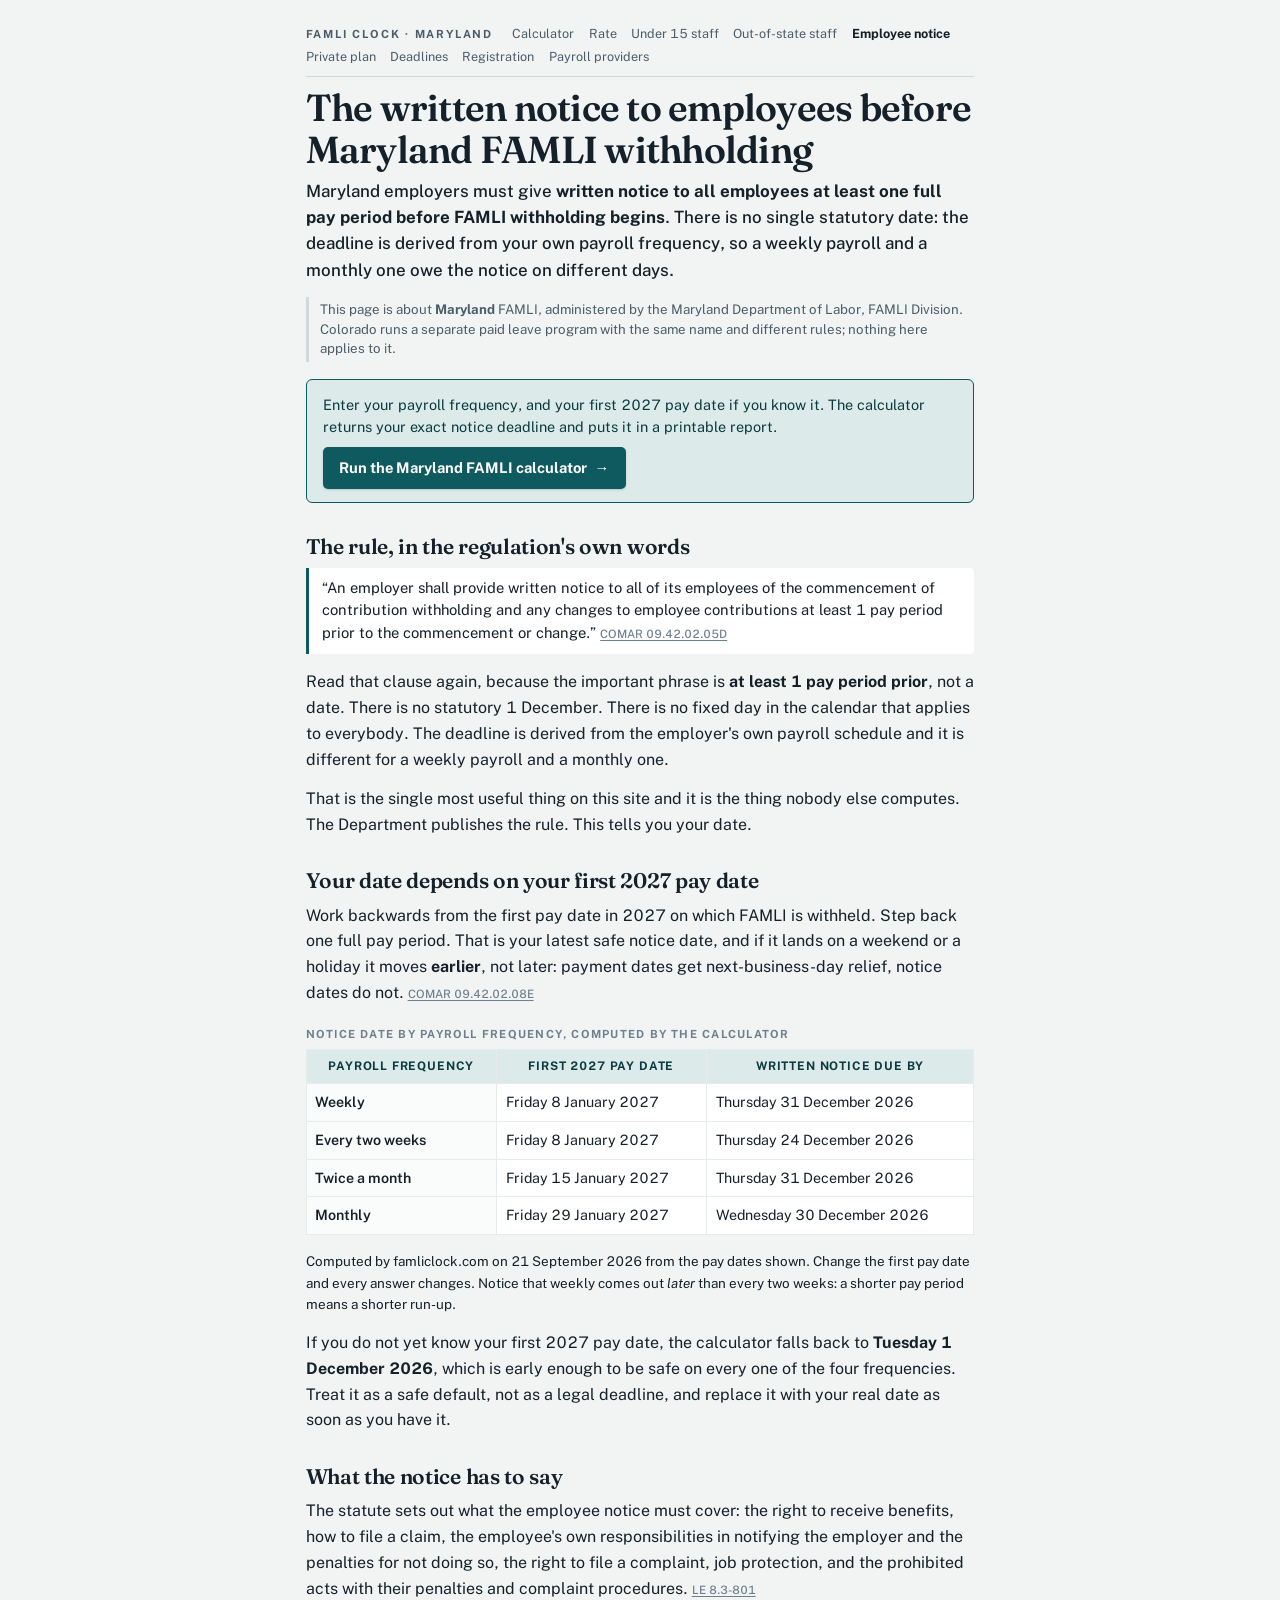
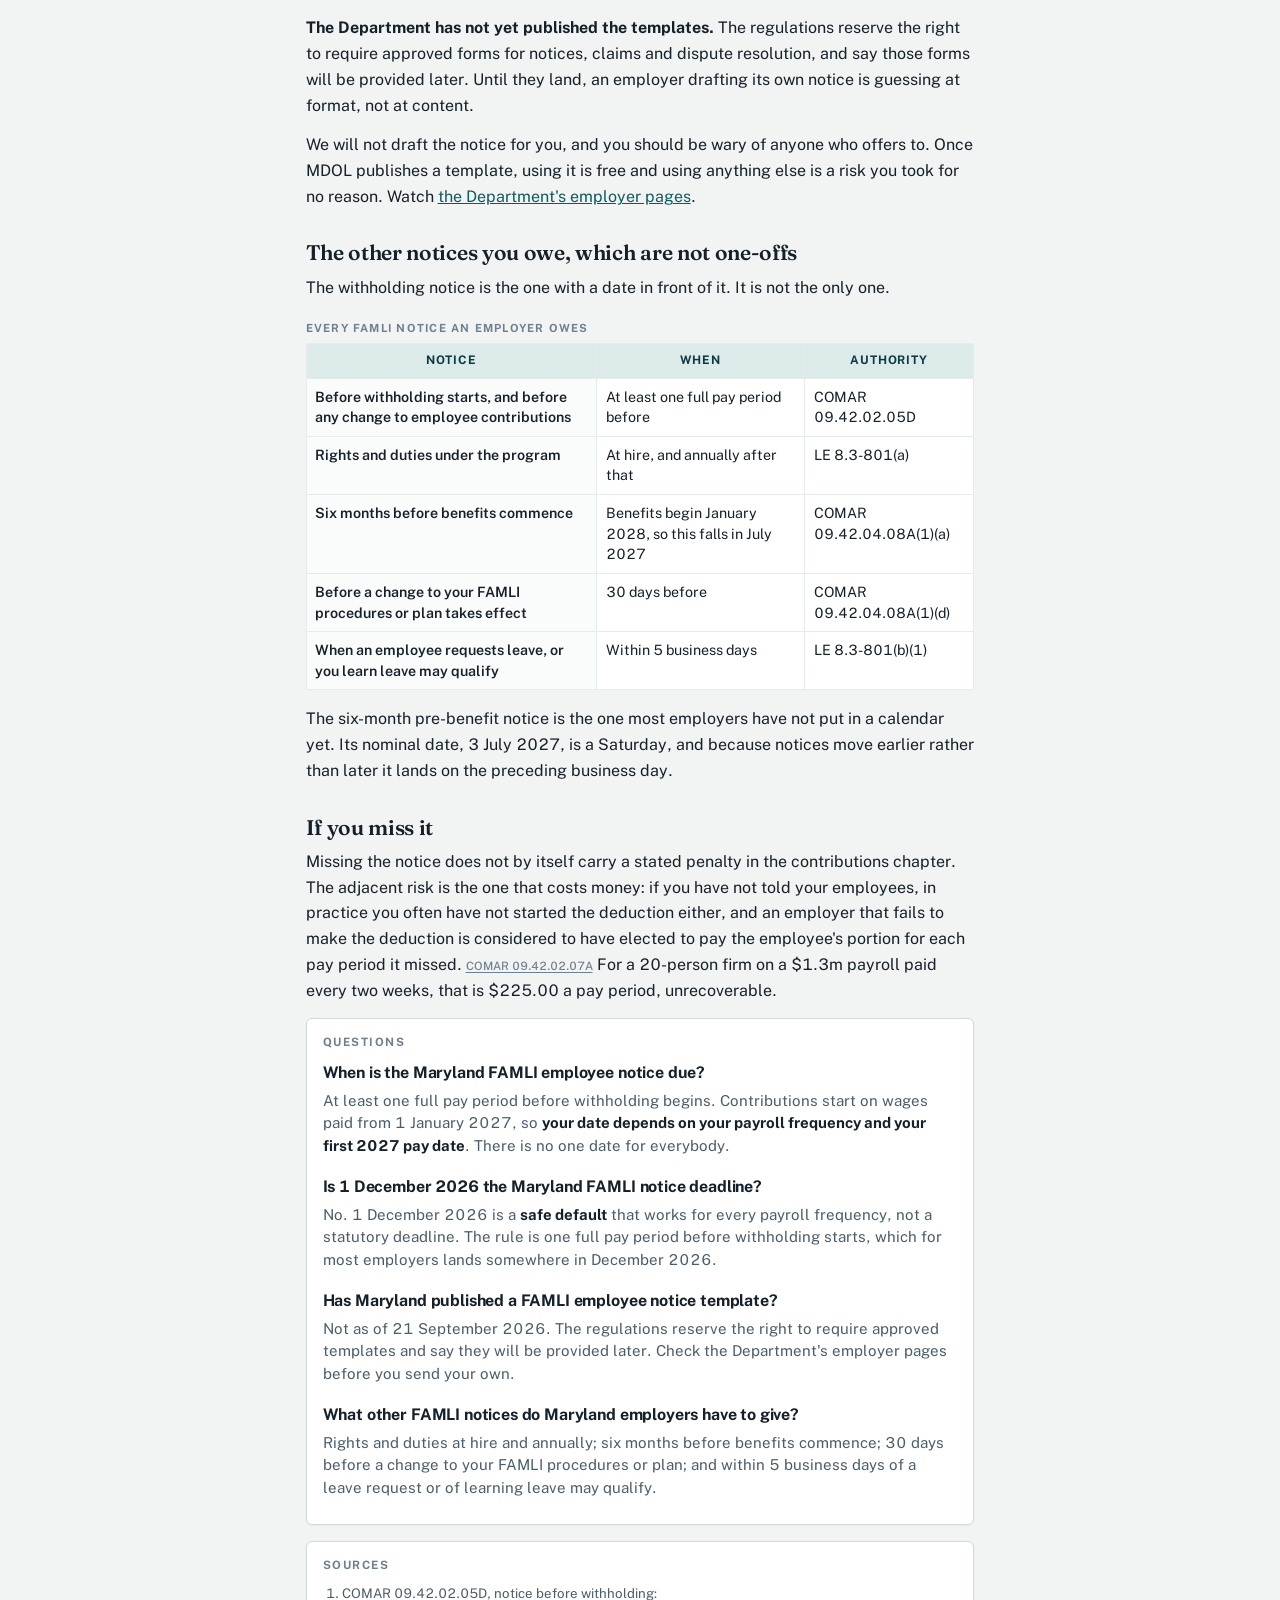
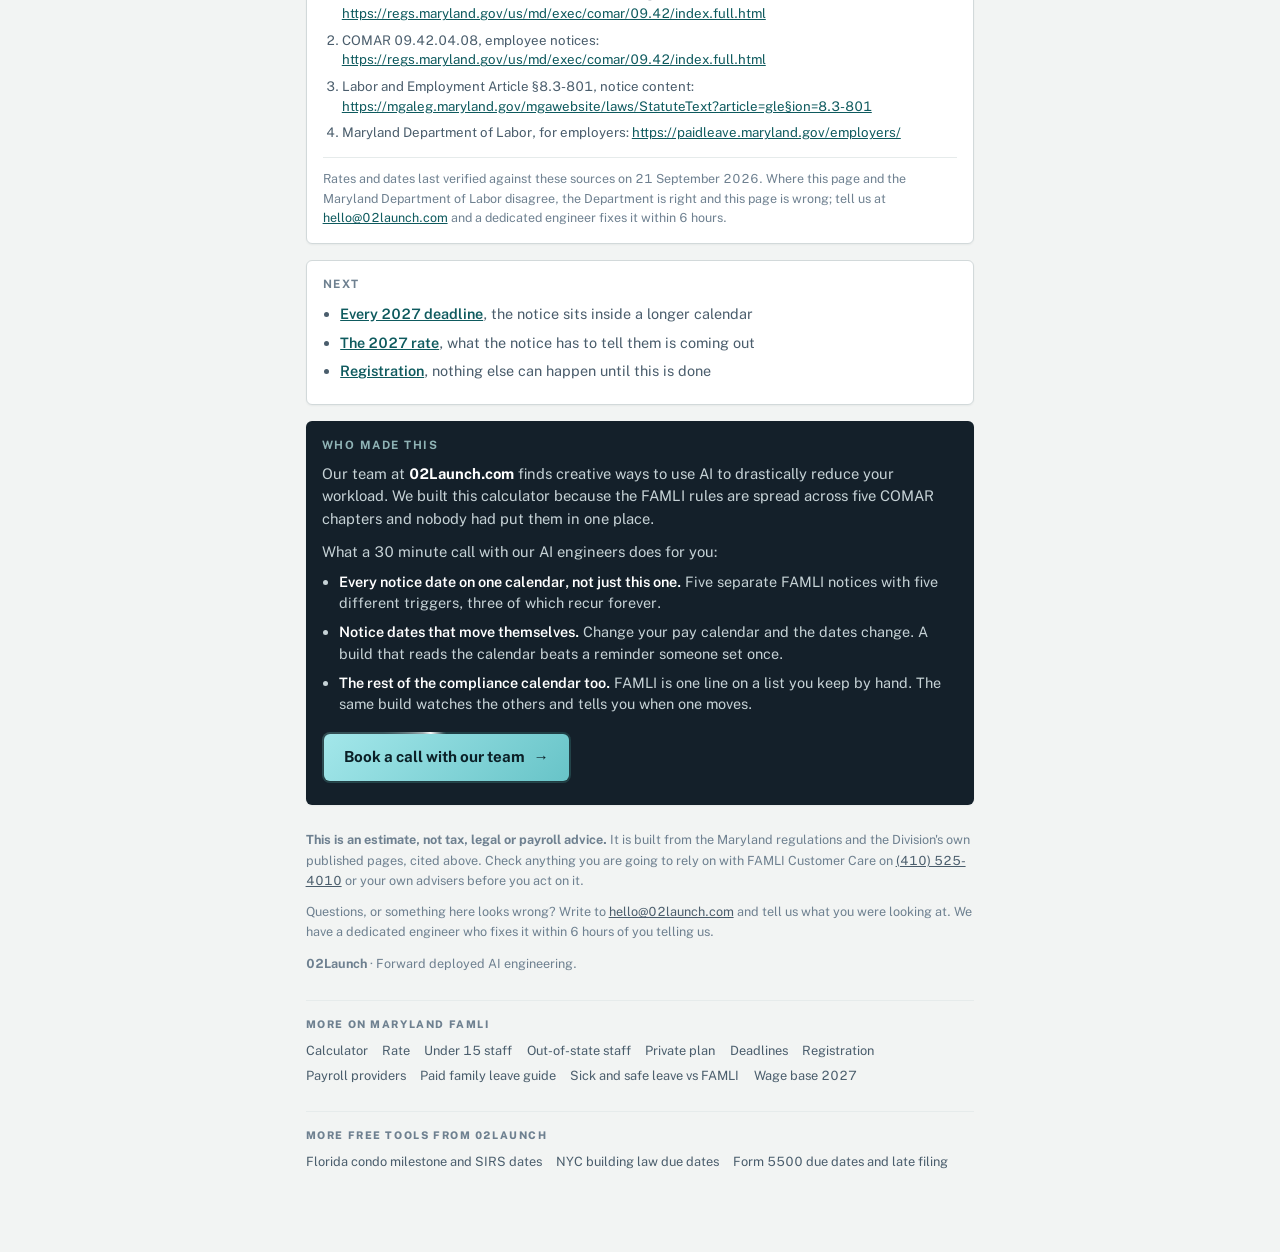
<file: employee-notice.html>
<!DOCTYPE html>
<html lang="en">
<head>
<meta charset="utf-8">
<meta name="viewport" content="width=device-width, initial-scale=1">
<title>Maryland FAMLI Employee Notice: When It Must Go Out and What It Must Say</title>
<meta name="description" content="Maryland employers must give written notice at least one full pay period before FAMLI withholding begins. The date depends on your payroll frequency, not the calendar. Worked dates for weekly, biweekly, semimonthly and monthly.">
<meta name="robots" content="index,follow,max-snippet:-1,max-image-preview:large">
<link rel="canonical" href="https://www.famliclock.com/employee-notice">
<meta name="author" content="02Launch">
<script>
(function(){
  if (location.protocol === 'file:') { return; }
  (function(c,l,a,r,i,t,y){
    c[a]=c[a]||function(){(c[a].q=c[a].q||[]).push(arguments)};
    t=l.createElement(r);t.async=1;t.src="https://www.clarity.ms/tag/"+i;
    y=l.getElementsByTagName(r)[0];y.parentNode.insertBefore(t,y);
  })(window, document, "clarity", "script", "yatz1z728u");
})();
</script>
<meta property="og:type" content="article">
<meta property="og:site_name" content="FAMLI Clock">
<meta property="og:url" content="https://www.famliclock.com/employee-notice">
<meta property="og:title" content="Maryland FAMLI Employee Notice: When It Must Go Out and What It Must Say">
<meta property="og:description" content="Written notice is due at least one full pay period before the first FAMLI withholding, so your date depends on your payroll calendar. Four worked dates, and the four other notices you owe.">
<meta property="og:locale" content="en_US">
<meta name="twitter:card" content="summary">
<meta name="twitter:title" content="Maryland FAMLI Employee Notice: When It Must Go Out and What It Must Say">
<meta name="twitter:description" content="Written notice is due at least one full pay period before the first FAMLI withholding, so your date depends on your payroll calendar. Four worked dates, and the four other notices you owe.">
<meta name="theme-color" content="#0E5A5E">
<script type="application/ld+json">{"@context":"https://schema.org","@graph":[{"@type":"WebPage","@id":"https://www.famliclock.com/employee-notice","url":"https://www.famliclock.com/employee-notice","name":"Maryland FAMLI Employee Notice: When It Must Go Out and What It Must Say","description":"Maryland employers must give written notice at least one full pay period before FAMLI withholding begins. The date depends on your payroll frequency, not the calendar. Worked dates for weekly, biweekly, semimonthly and monthly.","inLanguage":"en-US","isPartOf":{"@type":"WebSite","name":"Maryland FAMLI Clock","url":"https://www.famliclock.com/"},"about":{"@type":"GovernmentService","name":"Maryland Family and Medical Leave Insurance (FAMLI)","provider":{"@type":"GovernmentOrganization","name":"Maryland Department of Labor, FAMLI Division","url":"https://paidleave.maryland.gov/"},"areaServed":{"@type":"State","name":"Maryland"}},"publisher":{"@type":"Organization","name":"02Launch","url":"https://02launch.com"},"dateModified":"2026-09-21"},{"@type":"BreadcrumbList","itemListElement":[{"@type":"ListItem","position":1,"name":"Maryland FAMLI Clock","item":"https://www.famliclock.com/"},{"@type":"ListItem","position":2,"name":"Employee notice","item":"https://www.famliclock.com/employee-notice"}]},{"@type":"FAQPage","mainEntity":[{"@type":"Question","name":"When is the Maryland FAMLI employee notice due?","acceptedAnswer":{"@type":"Answer","text":"At least one full pay period before contribution withholding begins. Because contributions start on wages paid from 1 January 2027, the notice date depends on the employer's payroll frequency and its first 2027 pay date. There is no single statutory calendar date that applies to every employer."}},{"@type":"Question","name":"Is 1 December 2026 the Maryland FAMLI notice deadline?","acceptedAnswer":{"@type":"Answer","text":"No. 1 December 2026 is a safe default that works for every payroll frequency, not a statutory deadline. The regulation requires notice at least one pay period before withholding commences, which for most employers falls in December 2026."}},{"@type":"Question","name":"Has Maryland published a FAMLI employee notice template?","acceptedAnswer":{"@type":"Answer","text":"Not as of 21 September 2026. The regulations reserve the right to require approved templates for notices, claims and dispute resolution and say they will be provided later. Employers drafting their own notice should check the Department's employer pages before sending."}},{"@type":"Question","name":"What other FAMLI notices do Maryland employers have to give?","acceptedAnswer":{"@type":"Answer","text":"Notice of rights and duties at hire and annually, notice six months before benefits commence, notice 30 days before a change to the employer's FAMLI procedures or plan, and notice within 5 business days of an employee requesting leave or the employer learning that leave may qualify."}}]}]}</script>
<link rel="preconnect" href="https://fonts.googleapis.com">
<link rel="preconnect" href="https://fonts.gstatic.com" crossorigin>
<link href="https://fonts.googleapis.com/css2?family=Fraunces:opsz,wght@9..144,400;9..144,600&family=Public+Sans:wght@400;500;600;700&display=swap" rel="stylesheet">
<link rel="stylesheet" href="/famli_pages.css">
<script src="https://analytics.ahrefs.com/analytics.js" data-key="oOSJldyregDxbAn03iVjpw" async></script>
</head>
<body>
<div class="wrap">
<header class="mast">
<nav class="topbar" aria-label="FAMLI Clock pages">
<a class="home" href="/">FAMLI Clock &middot; Maryland</a>
<a class="nl" href="/">Calculator</a>
<a class="nl" href="/contribution-rate-2027">Rate</a>
<a class="nl" href="/small-employer">Under 15 staff</a>
<a class="nl" href="/out-of-state-employees">Out-of-state staff</a>
<a class="nl" href="/employee-notice" aria-current="page">Employee notice</a>
<a class="nl" href="/private-plan-declaration-of-intent">Private plan</a>
<a class="nl" href="/deadlines-2027">Deadlines</a>
<a class="nl" href="/registration">Registration</a>
<a class="nl" href="/payroll-providers">Payroll providers</a>
</nav>
</header>

<h1>The written notice to employees before Maryland FAMLI withholding</h1>
<p class="lede">Maryland employers must give <b>written notice to all employees at least one full pay period before FAMLI withholding begins</b>. There is no single statutory date: the deadline is derived from your own payroll frequency, so a weekly payroll and a monthly one owe the notice on different days.</p>
<p class="disambig">This page is about <b>Maryland</b> FAMLI, administered by the Maryland Department of Labor, FAMLI Division. Colorado runs a separate paid leave program with the same name and different rules; nothing here applies to it.</p>

<div class="toolcard"><p>Enter your payroll frequency, and your first 2027 pay date if you know it. The calculator returns your exact notice deadline and puts it in a printable report.</p><p><a class="run" href="/">Run the Maryland FAMLI calculator <span class="arr" aria-hidden="true">&rarr;</span></a></p></div>

<div class="prose">

<h2>The rule, in the regulation's own words</h2>
<blockquote><p>&ldquo;An employer shall provide written notice to all of its employees of the
commencement of contribution withholding and any changes to employee contributions at least 1
pay period prior to the commencement or change.&rdquo; <span class="src"><a href="https://regs.maryland.gov/us/md/exec/comar/09.42/index.full.html" target="_blank" rel="noopener">COMAR 09.42.02.05D</a></span></p></blockquote>
<p>Read that clause again, because the important phrase is <b>at least 1 pay period prior</b>,
not a date. There is no statutory 1 December. There is no fixed day in the calendar that
applies to everybody. The deadline is derived from the employer's own payroll schedule and it
is different for a weekly payroll and a monthly one.</p>
<p>That is the single most useful thing on this site and it is the thing nobody else computes.
The Department publishes the rule. This tells you your date.</p>

<h2>Your date depends on your first 2027 pay date</h2>
<p>Work backwards from the first pay date in 2027 on which FAMLI is withheld. Step back one
full pay period. That is your latest safe notice date, and if it lands on a weekend or a
holiday it moves <b>earlier</b>, not later: payment dates get next-business-day relief,
notice dates do not. <span class="src"><a href="https://regs.maryland.gov/us/md/exec/comar/09.42/index.full.html" target="_blank" rel="noopener">COMAR 09.42.02.08E</a></span></p>
<div class="tblwrap">
<table class="tbl">
<caption>Notice date by payroll frequency, computed by the calculator</caption>
<thead><tr><th>Payroll frequency</th><th>First 2027 pay date</th><th>Written notice due by</th></tr></thead>
<tbody><tr><th>Weekly</th><td>Friday 8 January 2027</td><td>Thursday 31 December 2026</td></tr><tr><th>Every two weeks</th><td>Friday 8 January 2027</td><td>Thursday 24 December 2026</td></tr><tr><th>Twice a month</th><td>Friday 15 January 2027</td><td>Thursday 31 December 2026</td></tr><tr><th>Monthly</th><td>Friday 29 January 2027</td><td>Wednesday 30 December 2026</td></tr></tbody>
</table>
</div>
<p class="note">Computed by famliclock.com on 21 September 2026 from the pay dates shown. Change
the first pay date and every answer changes. Notice that weekly comes out <em>later</em> than
every two weeks: a shorter pay period means a shorter run-up.</p>
<p>If you do not yet know your first 2027 pay date, the calculator falls back to
<b>Tuesday 1 December 2026</b>, which is early enough to be safe on every one of the four frequencies. Treat
it as a safe default, not as a legal deadline, and replace it with your real date as soon as
you have it.</p>

<h2>What the notice has to say</h2>
<p>The statute sets out what the employee notice must cover: the right to receive benefits,
how to file a claim, the employee's own responsibilities in notifying the employer and the
penalties for not doing so, the right to file a complaint, job protection, and the prohibited
acts with their penalties and complaint procedures. <span class="src"><a href="https://mgaleg.maryland.gov/mgawebsite/laws/StatuteText?article=gle&section=8.3-801" target="_blank" rel="noopener">LE 8.3-801</a></span></p>
<p><b>The Department has not yet published the templates.</b> The regulations reserve the right
to require approved forms for notices, claims and dispute resolution, and say those forms will
be provided later. Until they land, an employer drafting its own notice is guessing at format,
not at content.</p>
<p>We will not draft the notice for you, and you should be wary of anyone who offers to. Once
MDOL publishes a template, using it is free and using anything else is a risk you took for no
reason. Watch <a href="https://paidleave.maryland.gov/employers/" target="_blank" rel="noopener">the Department's employer
pages</a>.</p>

<h2>The other notices you owe, which are not one-offs</h2>
<p>The withholding notice is the one with a date in front of it. It is not the only one.</p>
<div class="tblwrap">
<table class="tbl">
<caption>Every FAMLI notice an employer owes</caption>
<thead><tr><th>Notice</th><th>When</th><th>Authority</th></tr></thead>
<tbody>
<tr><th>Before withholding starts, and before any change to employee contributions</th>
<td>At least one full pay period before</td><td>COMAR 09.42.02.05D</td></tr>
<tr><th>Rights and duties under the program</th>
<td>At hire, and annually after that</td><td>LE 8.3-801(a)</td></tr>
<tr><th>Six months before benefits commence</th>
<td>Benefits begin January 2028, so this falls in July 2027</td><td>COMAR 09.42.04.08A(1)(a)</td></tr>
<tr><th>Before a change to your FAMLI procedures or plan takes effect</th>
<td>30 days before</td><td>COMAR 09.42.04.08A(1)(d)</td></tr>
<tr><th>When an employee requests leave, or you learn leave may qualify</th>
<td>Within 5 business days</td><td>LE 8.3-801(b)(1)</td></tr>
</tbody>
</table>
</div>
<p>The six-month pre-benefit notice is the one most employers have not put in a calendar yet.
Its nominal date, 3 July 2027, is a Saturday, and because notices move earlier rather than
later it lands on the preceding business day.</p>

<h2>If you miss it</h2>
<p>Missing the notice does not by itself carry a stated penalty in the contributions chapter.
The adjacent risk is the one that costs money: if you have not told your employees, in
practice you often have not started the deduction either, and an employer that fails to make
the deduction is considered to have elected to pay the employee's portion for each pay period
it missed. <span class="src"><a href="https://regs.maryland.gov/us/md/exec/comar/09.42/index.full.html" target="_blank" rel="noopener">COMAR 09.42.02.07A</a></span> For a 20-person firm on a $1.3m payroll paid every two weeks, that is
$225.00 a pay period, unrecoverable.</p>

</div>

<div class="card faq"><h2>Questions</h2><h3>When is the Maryland FAMLI employee notice due?</h3><p>At least one full pay period before withholding begins. Contributions start on wages paid from 1 January 2027, so <b>your date depends on your payroll frequency and your first 2027 pay date</b>. There is no one date for everybody.</p><h3>Is 1 December 2026 the Maryland FAMLI notice deadline?</h3><p>No. 1 December 2026 is a <b>safe default</b> that works for every payroll frequency, not a statutory deadline. The rule is one full pay period before withholding starts, which for most employers lands somewhere in December 2026.</p><h3>Has Maryland published a FAMLI employee notice template?</h3><p>Not as of 21 September 2026. The regulations reserve the right to require approved templates and say they will be provided later. Check the Department's employer pages before you send your own.</p><h3>What other FAMLI notices do Maryland employers have to give?</h3><p>Rights and duties at hire and annually; six months before benefits commence; 30 days before a change to your FAMLI procedures or plan; and within 5 business days of a leave request or of learning leave may qualify.</p></div>

<div class="card sources"><h2>Sources</h2><ol><li>COMAR 09.42.02.05D, notice before withholding: <a href="https://regs.maryland.gov/us/md/exec/comar/09.42/index.full.html" target="_blank" rel="noopener">https://regs.maryland.gov/us/md/exec/comar/09.42/index.full.html</a></li><li>COMAR 09.42.04.08, employee notices: <a href="https://regs.maryland.gov/us/md/exec/comar/09.42/index.full.html" target="_blank" rel="noopener">https://regs.maryland.gov/us/md/exec/comar/09.42/index.full.html</a></li><li>Labor and Employment Article &sect;8.3-801, notice content: <a href="https://mgaleg.maryland.gov/mgawebsite/laws/StatuteText?article=gle&section=8.3-801" target="_blank" rel="noopener">https://mgaleg.maryland.gov/mgawebsite/laws/StatuteText?article=gle&section=8.3-801</a></li><li>Maryland Department of Labor, for employers: <a href="https://paidleave.maryland.gov/employers/" target="_blank" rel="noopener">https://paidleave.maryland.gov/employers/</a></li></ol><p class="verified">Rates and dates last verified against these sources on 21 September 2026. Where this page and the Maryland Department of Labor disagree, the Department is right and this page is wrong; tell us at <a href="mailto:hello@02launch.com?subject=FAMLI%20Clock%3A%20this%20looks%20wrong">hello@02launch.com</a> and a dedicated engineer fixes it within 6 hours.</p></div>

<div class="card related"><h2>Next</h2><ul><li><a href="/deadlines-2027">Every 2027 deadline</a>, the notice sits inside a longer calendar</li><li><a href="/contribution-rate-2027">The 2027 rate</a>, what the notice has to tell them is coming out</li><li><a href="/registration">Registration</a>, nothing else can happen until this is done</li></ul></div>

<div class="card cta"><h2>Who made this</h2><p>Our team at <b style="color:#fff">02Launch.com</b> finds creative ways to use AI to drastically reduce your workload. We built this calculator because the FAMLI rules are spread across five COMAR chapters and nobody had put them in one place.</p><p style="margin-bottom:.5rem">What a 30 minute call with our AI engineers does for you:</p><ul><li><b>Every notice date on one calendar, not just this one.</b> Five separate FAMLI notices with five different triggers, three of which recur forever.</li><li><b>Notice dates that move themselves.</b> Change your pay calendar and the dates change. A build that reads the calendar beats a reminder someone set once.</li><li><b>The rest of the compliance calendar too.</b> FAMLI is one line on a list you keep by hand. The same build watches the others and tells you when one moves.</li></ul><p style="margin-bottom:0"><span class="bookwrap"><a class="book" href="https://calendly.com/ahmed-asif1/30min" target="_blank" rel="noopener">Book a call with our team <span class="arr" aria-hidden="true">&rarr;</span></a></span></p></div>

<footer class="foot"><p><b>This is an estimate, not tax, legal or payroll advice.</b> It is built from the Maryland regulations and the Division's own published pages, cited above. Check anything you are going to rely on with FAMLI Customer Care on <a href="tel:+14105254010">(410) 525-4010</a> or your own advisers before you act on it.</p><p>Questions, or something here looks wrong? Write to <!--email_off--><a href="mailto:hello@02launch.com?subject=FAMLI%20Clock%3A%20this%20looks%20wrong">hello@02launch.com</a><!--/email_off--> and tell us what you were looking at. We have a dedicated engineer who fixes it within 6 hours of you telling us.</p><p style="margin-bottom:0"><b>02Launch</b> &middot; Forward deployed AI engineering.</p></footer>

<div class="footmap"><div class="fmcap">More on Maryland FAMLI</div><ul><li><a href="/">Calculator</a></li><li><a href="/contribution-rate-2027">Rate</a></li><li><a href="/small-employer">Under 15 staff</a></li><li><a href="/out-of-state-employees">Out-of-state staff</a></li><li><a href="/private-plan-declaration-of-intent">Private plan</a></li><li><a href="/deadlines-2027">Deadlines</a></li><li><a href="/registration">Registration</a></li><li><a href="/payroll-providers">Payroll providers</a></li><li><a href="/maryland-paid-family-leave">Paid family leave guide</a></li><li><a href="/sick-and-safe-leave-vs-famli">Sick and safe leave vs FAMLI</a></li><li><a href="/social-security-wage-base-2027">Wage base 2027</a></li></ul></div><div class="footmap"><div class="fmcap">More free tools from 02Launch</div><ul><li><a href="https://www.flcomplianceclock.com/">Florida condo milestone and SIRS dates</a></li><li><a href="https://www.nycclock.com/">NYC building law due dates</a></li><li><a href="https://www.form5500clock.com/">Form 5500 due dates and late filing</a></li></ul></div>
</div>
</body>
</html>
</file>
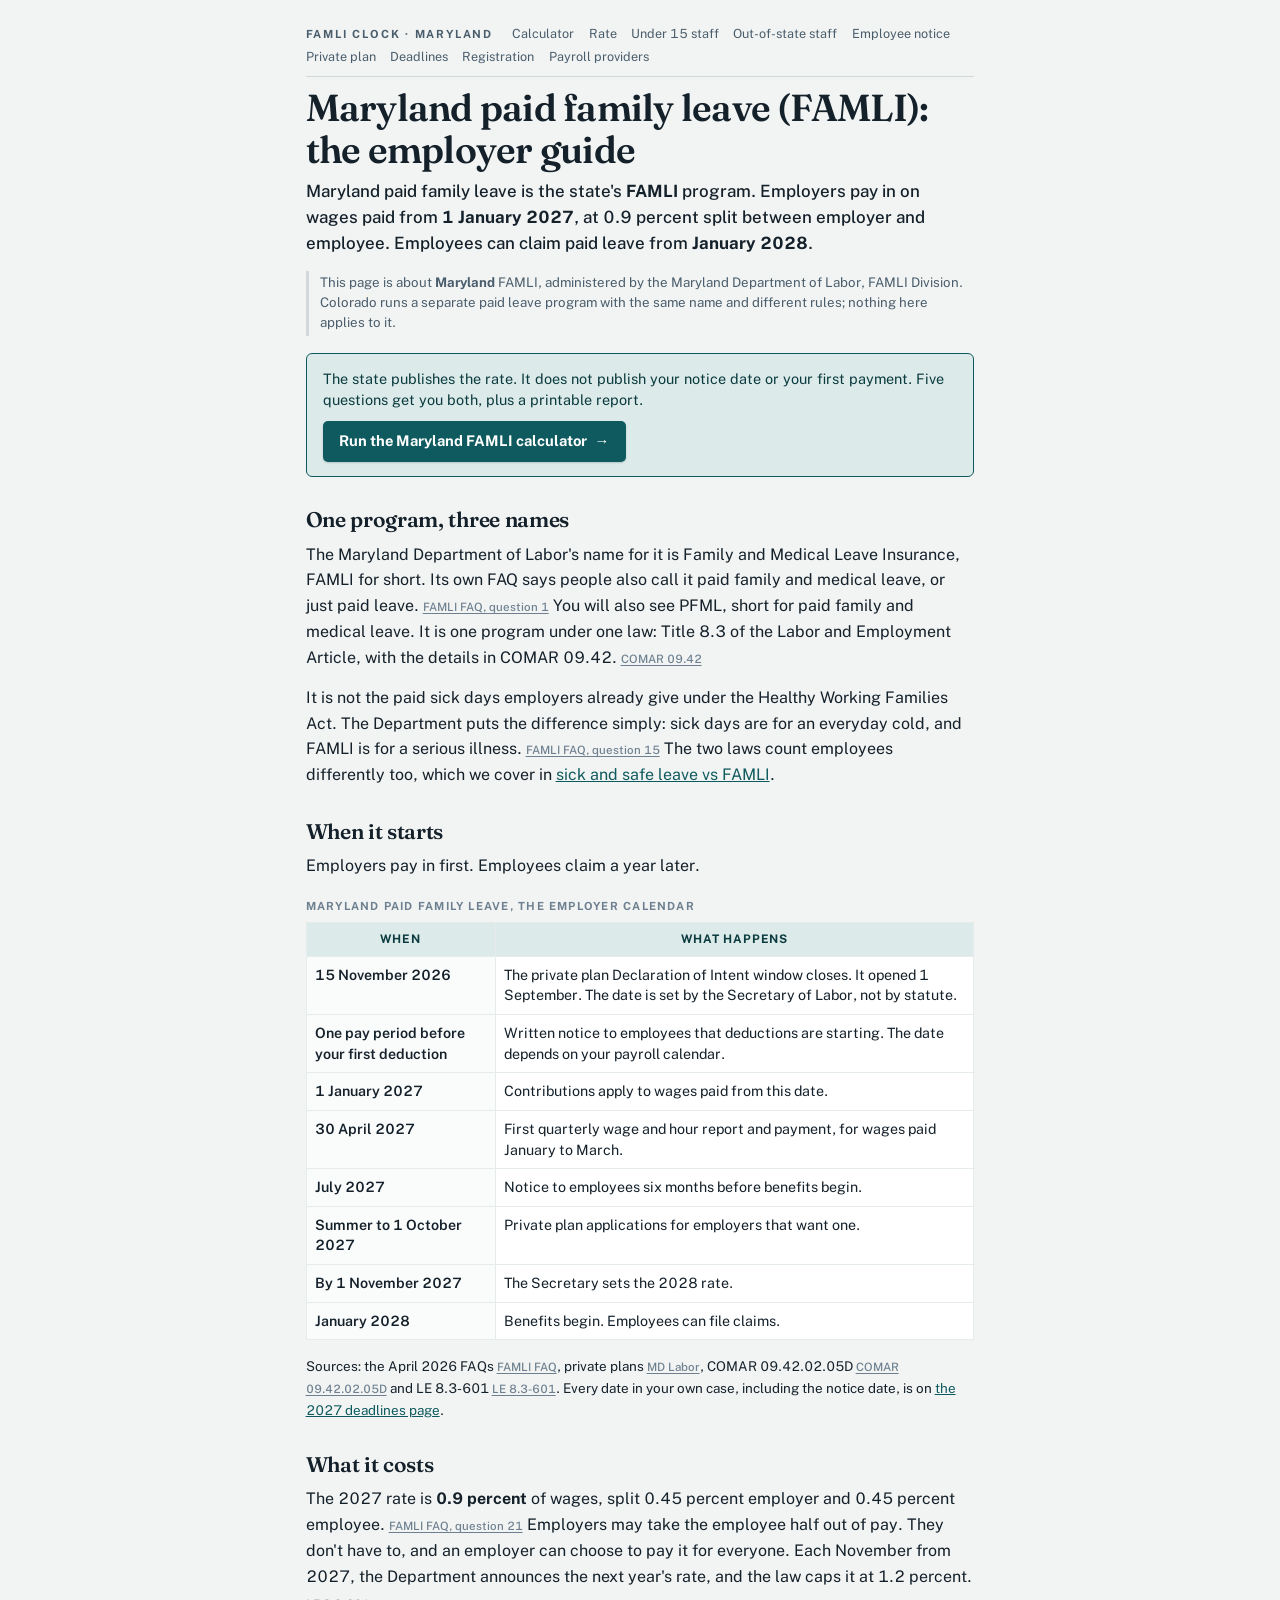
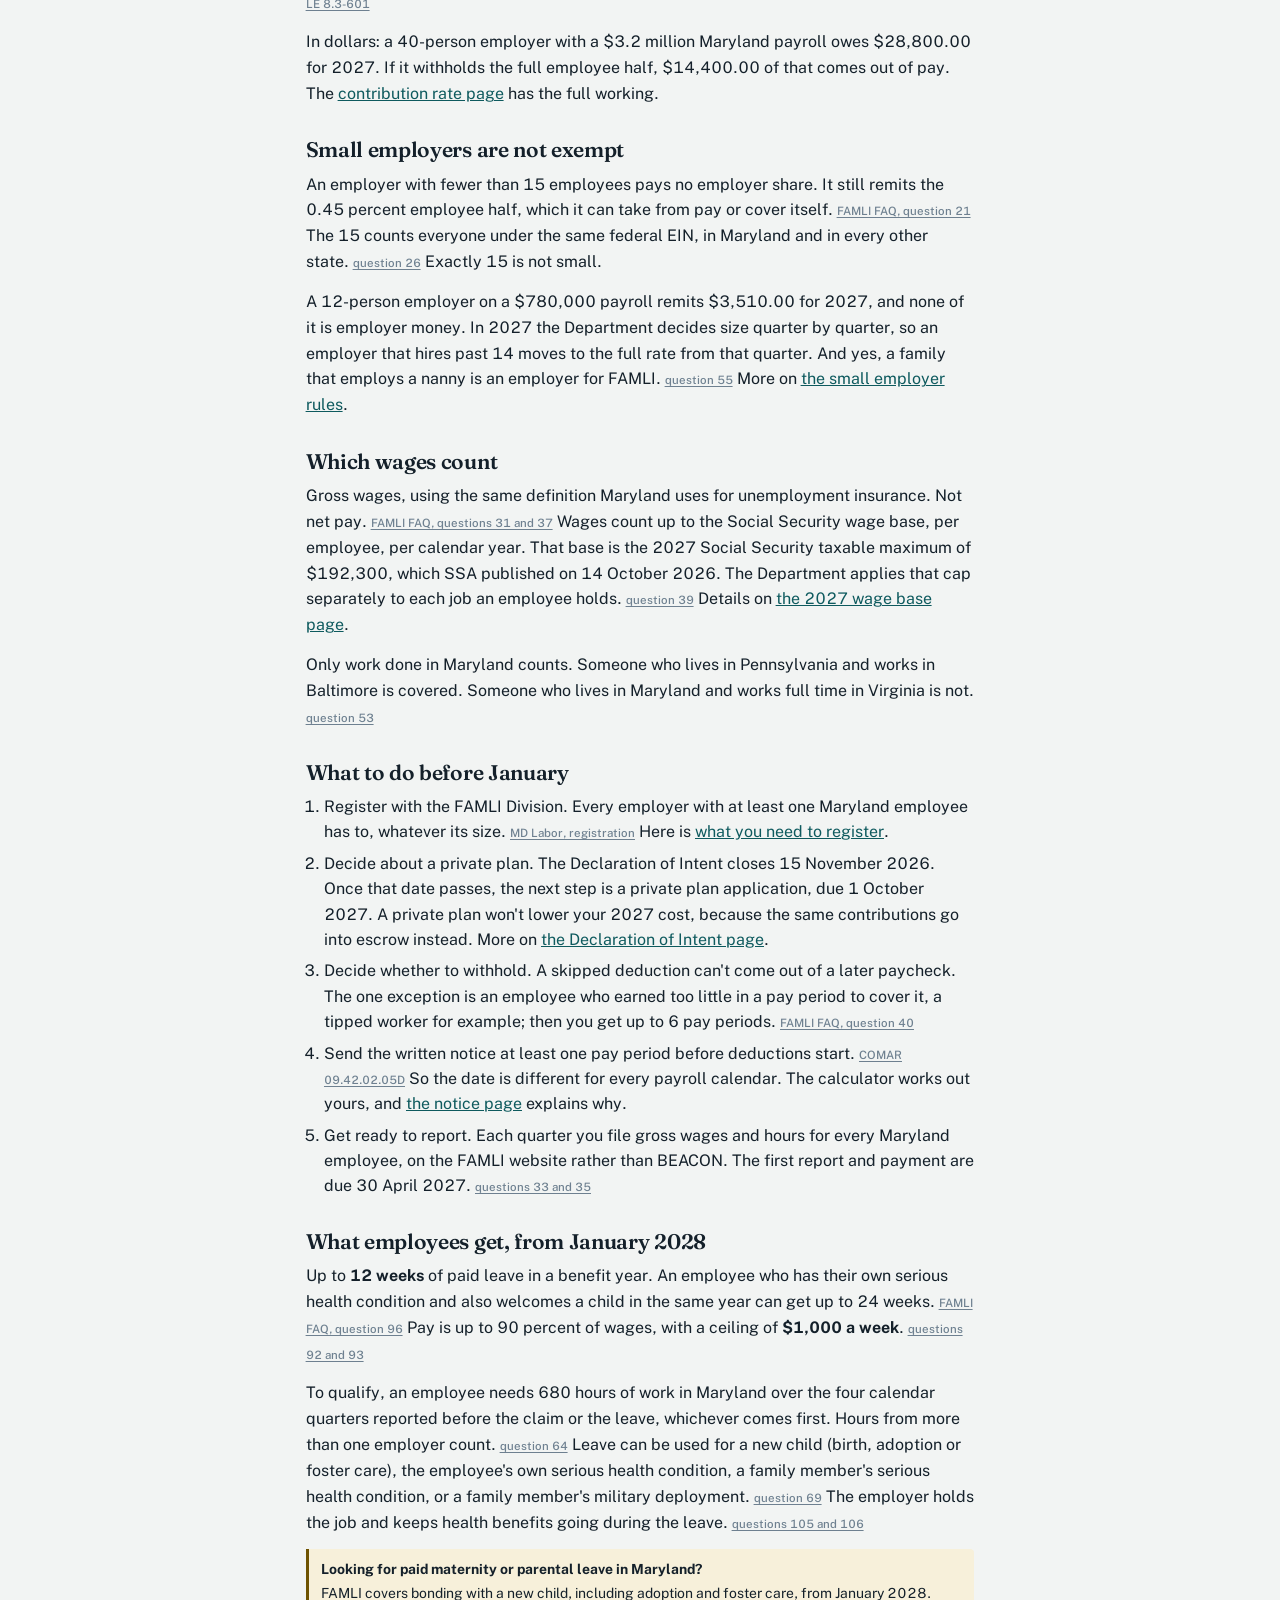
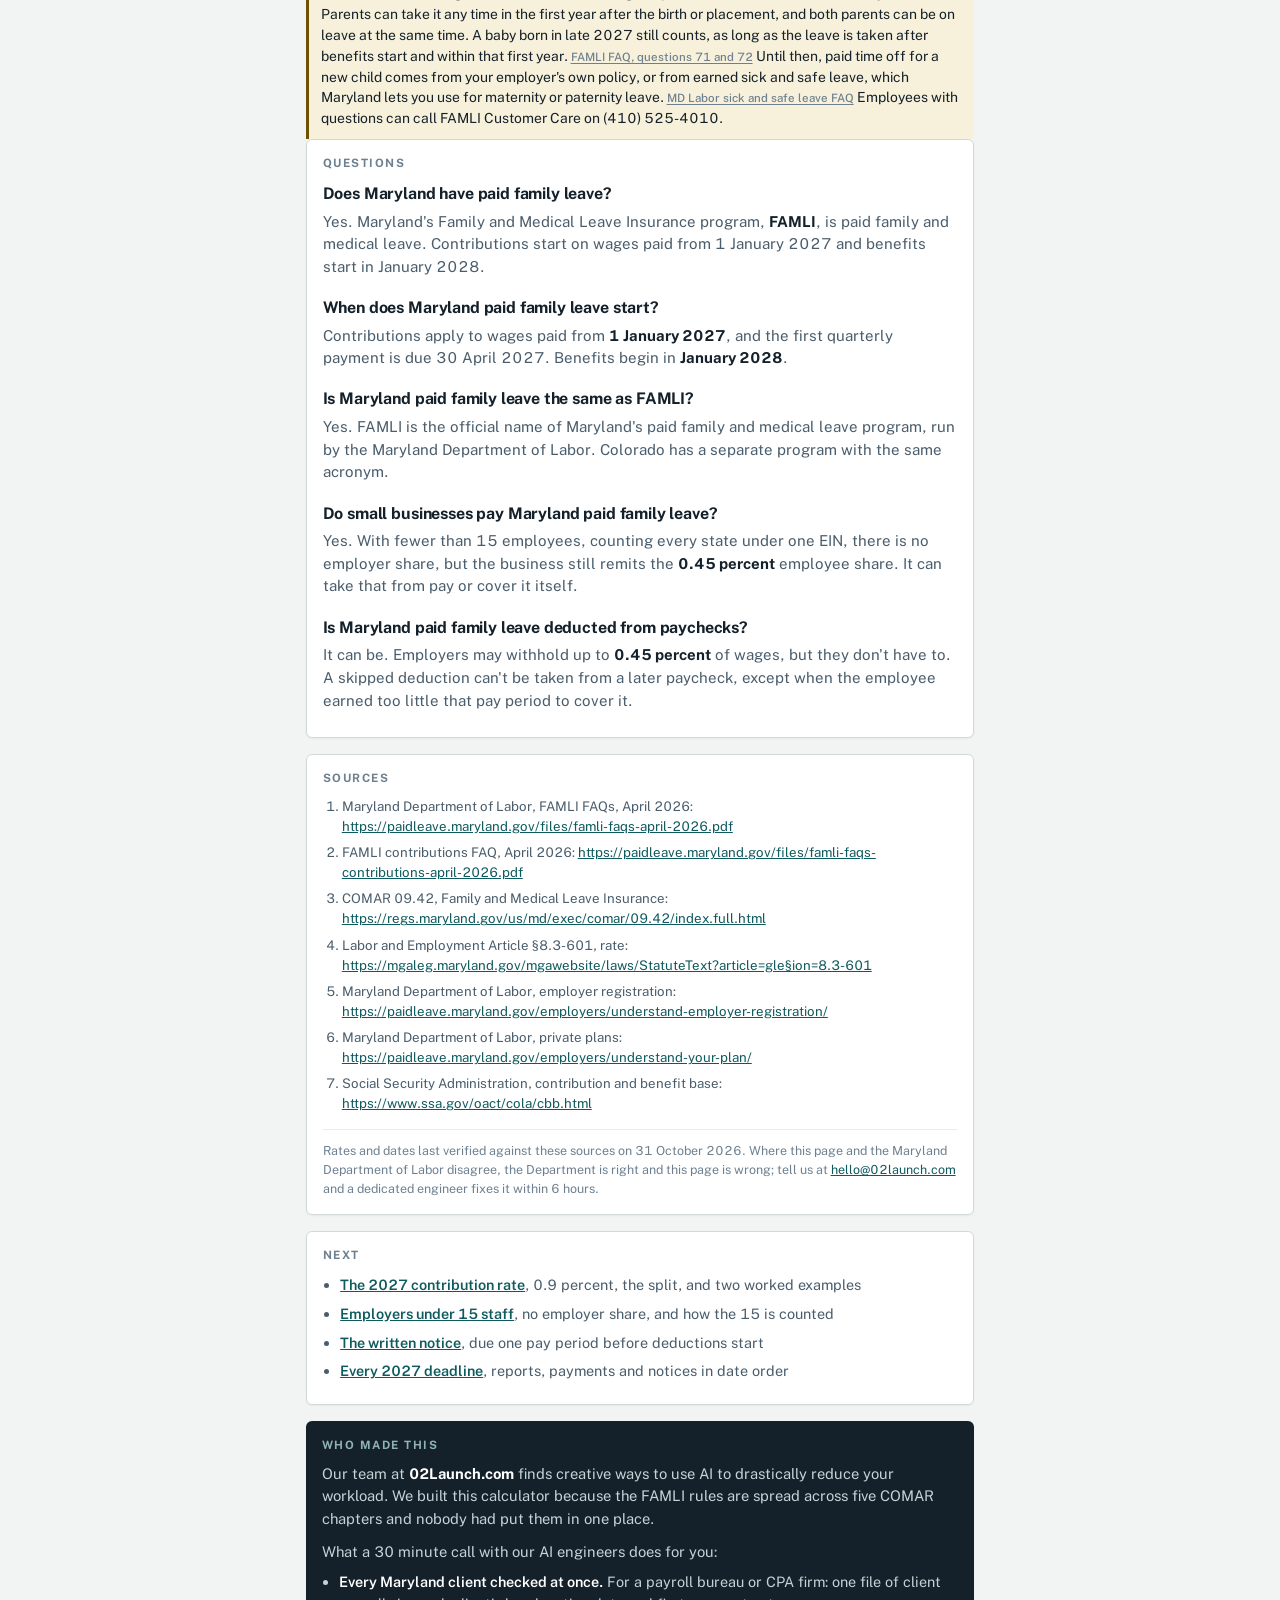
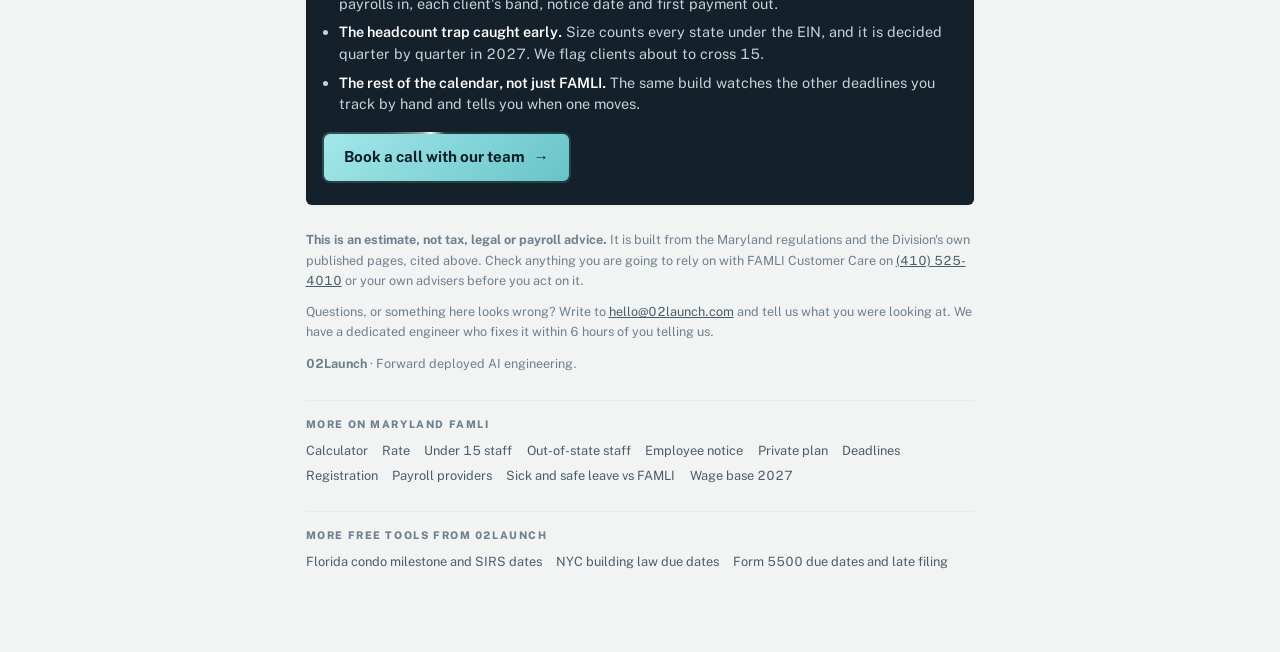
<file: maryland-paid-family-leave.html>
<!DOCTYPE html>
<html lang="en">
<head>
<meta charset="utf-8">
<meta name="viewport" content="width=device-width, initial-scale=1">
<title>Maryland Paid Family Leave (FAMLI) for Employers: 2027</title>
<meta name="description" content="Maryland paid family leave (FAMLI) for employers: contributions from 1 Jan 2027 at 0.9%, benefits from Jan 2028, small employer rules and what to do now.">
<meta name="robots" content="index,follow,max-snippet:-1,max-image-preview:large">
<link rel="canonical" href="https://www.famliclock.com/maryland-paid-family-leave">
<meta name="author" content="02Launch">
<script>
(function(){
  if (location.protocol === 'file:') { return; }
  (function(c,l,a,r,i,t,y){
    c[a]=c[a]||function(){(c[a].q=c[a].q||[]).push(arguments)};
    t=l.createElement(r);t.async=1;t.src="https://www.clarity.ms/tag/"+i;
    y=l.getElementsByTagName(r)[0];y.parentNode.insertBefore(t,y);
  })(window, document, "clarity", "script", "yatz1z728u");
})();
</script>
<meta property="og:type" content="article">
<meta property="og:site_name" content="FAMLI Clock">
<meta property="og:url" content="https://www.famliclock.com/maryland-paid-family-leave">
<meta property="og:title" content="Maryland Paid Family Leave (FAMLI) for Employers: 2027">
<meta property="og:description" content="Maryland paid family leave, also called FAMLI: who pays, when it starts, what small employers owe, and the five things to do before January 2027.">
<meta property="og:locale" content="en_US">
<meta name="twitter:card" content="summary">
<meta name="twitter:title" content="Maryland Paid Family Leave (FAMLI) for Employers: 2027">
<meta name="twitter:description" content="Maryland paid family leave, also called FAMLI: who pays, when it starts, what small employers owe, and the five things to do before January 2027.">
<meta name="theme-color" content="#0E5A5E">
<script type="application/ld+json">{"@context":"https://schema.org","@graph":[{"@type":"WebPage","@id":"https://www.famliclock.com/maryland-paid-family-leave","url":"https://www.famliclock.com/maryland-paid-family-leave","name":"Maryland Paid Family Leave (FAMLI) for Employers: 2027","description":"Maryland paid family leave (FAMLI) for employers: contributions from 1 Jan 2027 at 0.9%, benefits from Jan 2028, small employer rules and what to do now.","inLanguage":"en-US","isPartOf":{"@type":"WebSite","name":"Maryland FAMLI Clock","url":"https://www.famliclock.com/"},"about":{"@type":"GovernmentService","name":"Maryland Family and Medical Leave Insurance (FAMLI)","provider":{"@type":"GovernmentOrganization","name":"Maryland Department of Labor, FAMLI Division","url":"https://paidleave.maryland.gov/"},"areaServed":{"@type":"State","name":"Maryland"}},"publisher":{"@type":"Organization","name":"02Launch","url":"https://02launch.com"},"dateModified":"2026-10-31"},{"@type":"BreadcrumbList","itemListElement":[{"@type":"ListItem","position":1,"name":"Maryland FAMLI Clock","item":"https://www.famliclock.com/"},{"@type":"ListItem","position":2,"name":"Maryland paid family leave","item":"https://www.famliclock.com/maryland-paid-family-leave"}]},{"@type":"FAQPage","mainEntity":[{"@type":"Question","name":"Does Maryland have paid family leave?","acceptedAnswer":{"@type":"Answer","text":"Yes. Maryland's Family and Medical Leave Insurance program, FAMLI, is paid family and medical leave. Employers start contributing on wages paid from 1 January 2027 and employees can claim benefits from January 2028."}},{"@type":"Question","name":"When does Maryland paid family leave start?","acceptedAnswer":{"@type":"Answer","text":"Contributions apply to wages paid from 1 January 2027, with the first quarterly payment due 30 April 2027. Benefits begin in January 2028."}},{"@type":"Question","name":"Is Maryland paid family leave the same as FAMLI?","acceptedAnswer":{"@type":"Answer","text":"Yes. FAMLI, Family and Medical Leave Insurance, is the official name of Maryland's paid family and medical leave program, run by the Maryland Department of Labor. Colorado has a separate program with the same acronym."}},{"@type":"Question","name":"Do small businesses pay Maryland paid family leave?","acceptedAnswer":{"@type":"Answer","text":"Yes. An employer with fewer than 15 employees, counting every state under one federal EIN, pays no employer share but still remits the 0.45 percent employee share. It can take that from pay or cover it itself."}},{"@type":"Question","name":"Is Maryland paid family leave deducted from paychecks?","acceptedAnswer":{"@type":"Answer","text":"It can be. Employers may withhold up to half the 2027 rate, 0.45 percent of wages, from pay, but they don't have to. A skipped deduction can't be taken from a later paycheck, except when the employee earned too little that pay period to cover it."}}]}]}</script>
<link rel="preconnect" href="https://fonts.googleapis.com">
<link rel="preconnect" href="https://fonts.gstatic.com" crossorigin>
<link href="https://fonts.googleapis.com/css2?family=Fraunces:opsz,wght@9..144,400;9..144,600&family=Public+Sans:wght@400;500;600;700&display=swap" rel="stylesheet">
<link rel="stylesheet" href="/famli_pages.css">
<script src="https://analytics.ahrefs.com/analytics.js" data-key="oOSJldyregDxbAn03iVjpw" async></script>
</head>
<body>
<div class="wrap">
<header class="mast">
<nav class="topbar" aria-label="FAMLI Clock pages">
<a class="home" href="/">FAMLI Clock &middot; Maryland</a>
<a class="nl" href="/">Calculator</a>
<a class="nl" href="/contribution-rate-2027">Rate</a>
<a class="nl" href="/small-employer">Under 15 staff</a>
<a class="nl" href="/out-of-state-employees">Out-of-state staff</a>
<a class="nl" href="/employee-notice">Employee notice</a>
<a class="nl" href="/private-plan-declaration-of-intent">Private plan</a>
<a class="nl" href="/deadlines-2027">Deadlines</a>
<a class="nl" href="/registration">Registration</a>
<a class="nl" href="/payroll-providers">Payroll providers</a>
</nav>
</header>

<h1>Maryland paid family leave (FAMLI): the employer guide</h1>
<p class="lede">Maryland paid family leave is the state's <b>FAMLI</b> program. Employers pay in on wages paid from <b>1 January 2027</b>, at 0.9 percent split between employer and employee. Employees can claim paid leave from <b>January 2028</b>.</p>
<p class="disambig">This page is about <b>Maryland</b> FAMLI, administered by the Maryland Department of Labor, FAMLI Division. Colorado runs a separate paid leave program with the same name and different rules; nothing here applies to it.</p>

<div class="toolcard"><p>The state publishes the rate. It does not publish your notice date or your first payment. Five questions get you both, plus a printable report.</p><p><a class="run" href="/">Run the Maryland FAMLI calculator <span class="arr" aria-hidden="true">&rarr;</span></a></p></div>

<div class="prose">

<h2>One program, three names</h2>
<p>The Maryland Department of Labor's name for it is Family and Medical Leave Insurance, FAMLI
for short. Its own FAQ says people also call it paid family and medical leave, or just paid
leave. <span class="src"><a href="https://paidleave.maryland.gov/files/famli-faqs-april-2026.pdf" target="_blank" rel="noopener">FAMLI FAQ, question 1</a></span> You will also see PFML, short for paid family and
medical leave. It is one program under one law: Title 8.3 of the Labor and Employment Article, with the details in COMAR
09.42. <span class="src"><a href="https://regs.maryland.gov/us/md/exec/comar/09.42/index.full.html" target="_blank" rel="noopener">COMAR 09.42</a></span></p>
<p>It is not the paid sick days employers already give under the Healthy Working Families Act.
The Department puts the difference simply: sick days are for an everyday cold, and FAMLI is for
a serious illness. <span class="src"><a href="https://paidleave.maryland.gov/files/famli-faqs-april-2026.pdf" target="_blank" rel="noopener">FAMLI FAQ, question 15</a></span> The two laws count employees differently too, which we cover in
<a href="/sick-and-safe-leave-vs-famli">sick and safe leave vs FAMLI</a>.</p>

<h2>When it starts</h2>
<p>Employers pay in first. Employees claim a year later.</p>
<div class="tblwrap">
<table class="tbl">
<caption>Maryland paid family leave, the employer calendar</caption>
<thead><tr><th>When</th><th>What happens</th></tr></thead>
<tbody>
<tr><th>15 November 2026</th><td>The private plan Declaration of Intent window closes. It opened 1
September. The date is set by the Secretary of Labor, not by statute.</td></tr>
<tr><th>One pay period before your first deduction</th><td>Written notice to employees that
deductions are starting. The date depends on your payroll calendar.</td></tr>
<tr><th>1 January 2027</th><td>Contributions apply to wages paid from this date.</td></tr>
<tr><th>30 April 2027</th><td>First quarterly wage and hour report and payment, for wages paid
January to March.</td></tr>
<tr><th>July 2027</th><td>Notice to employees six months before benefits begin.</td></tr>
<tr><th>Summer to 1 October 2027</th><td>Private plan applications for employers that want
one.</td></tr>
<tr><th>By 1 November 2027</th><td>The Secretary sets the 2028 rate.</td></tr>
<tr><th>January 2028</th><td>Benefits begin. Employees can file claims.</td></tr>
</tbody>
</table>
</div>
<p class="note">Sources: the April 2026 FAQs <span class="src"><a href="https://paidleave.maryland.gov/files/famli-faqs-april-2026.pdf" target="_blank" rel="noopener">FAMLI FAQ</a></span>, private plans <span class="src"><a href="https://paidleave.maryland.gov/employers/understand-your-plan/" target="_blank" rel="noopener">MD Labor</a></span>, COMAR
09.42.02.05D <span class="src"><a href="https://regs.maryland.gov/us/md/exec/comar/09.42/index.full.html" target="_blank" rel="noopener">COMAR 09.42.02.05D</a></span> and LE 8.3-601 <span class="src"><a href="https://mgaleg.maryland.gov/mgawebsite/laws/StatuteText?article=gle&section=8.3-601" target="_blank" rel="noopener">LE 8.3-601</a></span>. Every date in your own case, including
the notice date, is on <a href="/deadlines-2027">the 2027 deadlines page</a>.</p>

<h2>What it costs</h2>
<p>The 2027 rate is <b>0.9 percent</b> of wages, split 0.45 percent employer and 0.45 percent
employee. <span class="src"><a href="https://paidleave.maryland.gov/files/famli-faqs-april-2026.pdf" target="_blank" rel="noopener">FAMLI FAQ, question 21</a></span> Employers may take the employee half out of pay. They don't have to, and an
employer can choose to pay it for everyone. Each November from 2027, the Department announces the
next year's rate, and the law caps it at 1.2 percent. <span class="src"><a href="https://mgaleg.maryland.gov/mgawebsite/laws/StatuteText?article=gle&section=8.3-601" target="_blank" rel="noopener">LE 8.3-601</a></span></p>
<p>In dollars: a 40-person employer with a $3.2 million Maryland payroll owes $28,800.00 for
2027. If it withholds the full employee half, $14,400.00 of that comes out of pay. The
<a href="/contribution-rate-2027">contribution rate page</a> has the full working.</p>

<h2>Small employers are not exempt</h2>
<p>An employer with fewer than 15 employees pays no employer share. It still remits the 0.45
percent employee half, which it can take from pay or cover itself. <span class="src"><a href="https://paidleave.maryland.gov/files/famli-faqs-april-2026.pdf" target="_blank" rel="noopener">FAMLI FAQ, question 21</a></span> The 15 counts
everyone under the same federal EIN, in Maryland and in every other state. <span class="src"><a href="https://paidleave.maryland.gov/files/famli-faqs-april-2026.pdf" target="_blank" rel="noopener">question 26</a></span> Exactly
15 is not small.</p>
<p>A 12-person employer on a $780,000 payroll remits $3,510.00 for 2027, and none of it is
employer money. In 2027 the Department decides size quarter by quarter, so an employer that
hires past 14 moves to the full rate from that quarter. And yes, a family that employs a nanny
is an employer for FAMLI. <span class="src"><a href="https://paidleave.maryland.gov/files/famli-faqs-april-2026.pdf" target="_blank" rel="noopener">question 55</a></span> More on <a href="/small-employer">the small employer
rules</a>.</p>

<h2>Which wages count</h2>
<p>Gross wages, using the same definition Maryland uses for unemployment insurance. Not net pay.
<span class="src"><a href="https://paidleave.maryland.gov/files/famli-faqs-april-2026.pdf" target="_blank" rel="noopener">FAMLI FAQ, questions 31 and 37</a></span> Wages count up to the Social Security wage base, per employee, per calendar year.
That base is the 2027 Social Security taxable maximum of $192,300, which SSA
published on 14 October 2026. The Department applies that cap separately to each job an employee
holds. <span class="src"><a href="https://paidleave.maryland.gov/files/famli-faqs-april-2026.pdf" target="_blank" rel="noopener">question 39</a></span> Details on <a href="/social-security-wage-base-2027">the 2027 wage base
page</a>.</p>
<p>Only work done in Maryland counts. Someone who lives in Pennsylvania and works in Baltimore
is covered. Someone who lives in Maryland and works full time in Virginia is not. <span class="src"><a href="https://paidleave.maryland.gov/files/famli-faqs-april-2026.pdf" target="_blank" rel="noopener">question 53</a></span></p>

<h2>What to do before January</h2>
<ol>
<li>Register with the FAMLI Division. Every employer with at least one Maryland employee has
to, whatever its size. <span class="src"><a href="https://paidleave.maryland.gov/employers/understand-employer-registration/" target="_blank" rel="noopener">MD Labor, registration</a></span> Here is <a href="/registration">what you need to
register</a>.</li>
<li>Decide about a private plan. The Declaration of Intent closes 15 November 2026. Once that
date passes, the next step is a private plan application, due 1 October 2027. A private plan
won't lower your 2027 cost, because the same contributions go into escrow instead. More on
<a href="/private-plan-declaration-of-intent">the Declaration of Intent page</a>.</li>
<li>Decide whether to withhold. A skipped deduction can't come out of a later paycheck. The one
exception is an employee who earned too little in a pay period to cover it, a tipped worker for
example; then you get up to 6 pay periods. <span class="src"><a href="https://paidleave.maryland.gov/files/famli-faqs-april-2026.pdf" target="_blank" rel="noopener">FAMLI FAQ, question 40</a></span></li>
<li>Send the written notice at least one pay period before deductions start. <span class="src"><a href="https://regs.maryland.gov/us/md/exec/comar/09.42/index.full.html" target="_blank" rel="noopener">COMAR 09.42.02.05D</a></span> So the
date is different for every payroll calendar. The calculator works out yours, and
<a href="/employee-notice">the notice page</a> explains why.</li>
<li>Get ready to report. Each quarter you file gross wages and hours for every Maryland
employee, on the FAMLI website rather than BEACON. The first report and payment are due 30 April
2027. <span class="src"><a href="https://paidleave.maryland.gov/files/famli-faqs-april-2026.pdf" target="_blank" rel="noopener">questions 33 and 35</a></span></li>
</ol>

<h2>What employees get, from January 2028</h2>
<p>Up to <b>12 weeks</b> of paid leave in a benefit year. An employee who has their own serious
health condition and also welcomes a child in the same year can get up to 24 weeks. <span class="src"><a href="https://paidleave.maryland.gov/files/famli-faqs-april-2026.pdf" target="_blank" rel="noopener">FAMLI FAQ, question 96</a></span>
Pay is up to 90 percent of wages, with a ceiling of <b>$1,000 a week</b>. <span class="src"><a href="https://paidleave.maryland.gov/files/famli-faqs-april-2026.pdf" target="_blank" rel="noopener">questions 92 and 93</a></span></p>
<p>To qualify, an employee needs 680 hours of work in Maryland over the four calendar quarters
reported before the claim or the leave, whichever comes first. Hours from more than one employer
count. <span class="src"><a href="https://paidleave.maryland.gov/files/famli-faqs-april-2026.pdf" target="_blank" rel="noopener">question 64</a></span> Leave can be used for a new child (birth, adoption or foster care), the
employee's own serious health condition, a family member's serious health condition, or a family
member's military deployment. <span class="src"><a href="https://paidleave.maryland.gov/files/famli-faqs-april-2026.pdf" target="_blank" rel="noopener">question 69</a></span> The employer holds the job and keeps health benefits
going during the leave. <span class="src"><a href="https://paidleave.maryland.gov/files/famli-faqs-april-2026.pdf" target="_blank" rel="noopener">questions 105 and 106</a></span></p>

<div class="flag"><b>Looking for paid maternity or parental leave in Maryland?</b>
FAMLI covers bonding with a new child, including adoption and foster care, from January 2028.
Parents can take it any time in the first year after the birth or placement, and both parents
can be on leave at the same time. A baby born in late 2027 still counts, as long as the leave
is taken after benefits start and within that first year. <span class="src"><a href="https://paidleave.maryland.gov/files/famli-faqs-april-2026.pdf" target="_blank" rel="noopener">FAMLI FAQ, questions 71 and 72</a></span> Until then, paid time off
for a new child comes from your employer's own policy, or from earned sick and safe leave,
which Maryland lets you use for maternity or paternity leave. <span class="src"><a href="https://labor.maryland.gov/paidleave/paidleavefaqs.shtml" target="_blank" rel="noopener">MD Labor sick and safe leave FAQ</a></span> Employees with
questions can call FAMLI Customer Care on (410) 525-4010.</div>

</div>

<div class="card faq"><h2>Questions</h2><h3>Does Maryland have paid family leave?</h3><p>Yes. Maryland's Family and Medical Leave Insurance program, <b>FAMLI</b>, is paid family and medical leave. Contributions start on wages paid from 1 January 2027 and benefits start in January 2028.</p><h3>When does Maryland paid family leave start?</h3><p>Contributions apply to wages paid from <b>1 January 2027</b>, and the first quarterly payment is due 30 April 2027. Benefits begin in <b>January 2028</b>.</p><h3>Is Maryland paid family leave the same as FAMLI?</h3><p>Yes. FAMLI is the official name of Maryland's paid family and medical leave program, run by the Maryland Department of Labor. Colorado has a separate program with the same acronym.</p><h3>Do small businesses pay Maryland paid family leave?</h3><p>Yes. With fewer than 15 employees, counting every state under one EIN, there is no employer share, but the business still remits the <b>0.45 percent</b> employee share. It can take that from pay or cover it itself.</p><h3>Is Maryland paid family leave deducted from paychecks?</h3><p>It can be. Employers may withhold up to <b>0.45 percent</b> of wages, but they don't have to. A skipped deduction can't be taken from a later paycheck, except when the employee earned too little that pay period to cover it.</p></div>

<div class="card sources"><h2>Sources</h2><ol><li>Maryland Department of Labor, FAMLI FAQs, April 2026: <a href="https://paidleave.maryland.gov/files/famli-faqs-april-2026.pdf" target="_blank" rel="noopener">https://paidleave.maryland.gov/files/famli-faqs-april-2026.pdf</a></li><li>FAMLI contributions FAQ, April 2026: <a href="https://paidleave.maryland.gov/files/famli-faqs-contributions-april-2026.pdf" target="_blank" rel="noopener">https://paidleave.maryland.gov/files/famli-faqs-contributions-april-2026.pdf</a></li><li>COMAR 09.42, Family and Medical Leave Insurance: <a href="https://regs.maryland.gov/us/md/exec/comar/09.42/index.full.html" target="_blank" rel="noopener">https://regs.maryland.gov/us/md/exec/comar/09.42/index.full.html</a></li><li>Labor and Employment Article &sect;8.3-601, rate: <a href="https://mgaleg.maryland.gov/mgawebsite/laws/StatuteText?article=gle&section=8.3-601" target="_blank" rel="noopener">https://mgaleg.maryland.gov/mgawebsite/laws/StatuteText?article=gle&section=8.3-601</a></li><li>Maryland Department of Labor, employer registration: <a href="https://paidleave.maryland.gov/employers/understand-employer-registration/" target="_blank" rel="noopener">https://paidleave.maryland.gov/employers/understand-employer-registration/</a></li><li>Maryland Department of Labor, private plans: <a href="https://paidleave.maryland.gov/employers/understand-your-plan/" target="_blank" rel="noopener">https://paidleave.maryland.gov/employers/understand-your-plan/</a></li><li>Social Security Administration, contribution and benefit base: <a href="https://www.ssa.gov/oact/cola/cbb.html" target="_blank" rel="noopener">https://www.ssa.gov/oact/cola/cbb.html</a></li></ol><p class="verified">Rates and dates last verified against these sources on 31 October 2026. Where this page and the Maryland Department of Labor disagree, the Department is right and this page is wrong; tell us at <a href="mailto:hello@02launch.com?subject=FAMLI%20Clock%3A%20this%20looks%20wrong">hello@02launch.com</a> and a dedicated engineer fixes it within 6 hours.</p></div>

<div class="card related"><h2>Next</h2><ul><li><a href="/contribution-rate-2027">The 2027 contribution rate</a>, 0.9 percent, the split, and two worked examples</li><li><a href="/small-employer">Employers under 15 staff</a>, no employer share, and how the 15 is counted</li><li><a href="/employee-notice">The written notice</a>, due one pay period before deductions start</li><li><a href="/deadlines-2027">Every 2027 deadline</a>, reports, payments and notices in date order</li></ul></div>

<div class="card cta"><h2>Who made this</h2><p>Our team at <b style="color:#fff">02Launch.com</b> finds creative ways to use AI to drastically reduce your workload. We built this calculator because the FAMLI rules are spread across five COMAR chapters and nobody had put them in one place.</p><p style="margin-bottom:.5rem">What a 30 minute call with our AI engineers does for you:</p><ul><li><b>Every Maryland client checked at once.</b> For a payroll bureau or CPA firm: one file of client payrolls in, each client's band, notice date and first payment out.</li><li><b>The headcount trap caught early.</b> Size counts every state under the EIN, and it is decided quarter by quarter in 2027. We flag clients about to cross 15.</li><li><b>The rest of the calendar, not just FAMLI.</b> The same build watches the other deadlines you track by hand and tells you when one moves.</li></ul><p style="margin-bottom:0"><span class="bookwrap"><a class="book" href="https://calendly.com/ahmed-asif1/30min" target="_blank" rel="noopener">Book a call with our team <span class="arr" aria-hidden="true">&rarr;</span></a></span></p></div>

<footer class="foot"><p><b>This is an estimate, not tax, legal or payroll advice.</b> It is built from the Maryland regulations and the Division's own published pages, cited above. Check anything you are going to rely on with FAMLI Customer Care on <a href="tel:+14105254010">(410) 525-4010</a> or your own advisers before you act on it.</p><p>Questions, or something here looks wrong? Write to <!--email_off--><a href="mailto:hello@02launch.com?subject=FAMLI%20Clock%3A%20this%20looks%20wrong">hello@02launch.com</a><!--/email_off--> and tell us what you were looking at. We have a dedicated engineer who fixes it within 6 hours of you telling us.</p><p style="margin-bottom:0"><b>02Launch</b> &middot; Forward deployed AI engineering.</p></footer>

<div class="footmap"><div class="fmcap">More on Maryland FAMLI</div><ul><li><a href="/">Calculator</a></li><li><a href="/contribution-rate-2027">Rate</a></li><li><a href="/small-employer">Under 15 staff</a></li><li><a href="/out-of-state-employees">Out-of-state staff</a></li><li><a href="/employee-notice">Employee notice</a></li><li><a href="/private-plan-declaration-of-intent">Private plan</a></li><li><a href="/deadlines-2027">Deadlines</a></li><li><a href="/registration">Registration</a></li><li><a href="/payroll-providers">Payroll providers</a></li><li><a href="/sick-and-safe-leave-vs-famli">Sick and safe leave vs FAMLI</a></li><li><a href="/social-security-wage-base-2027">Wage base 2027</a></li></ul></div><div class="footmap"><div class="fmcap">More free tools from 02Launch</div><ul><li><a href="https://www.flcomplianceclock.com/">Florida condo milestone and SIRS dates</a></li><li><a href="https://www.nycclock.com/">NYC building law due dates</a></li><li><a href="https://www.form5500clock.com/">Form 5500 due dates and late filing</a></li></ul></div>
</div>
</body>
</html>
</file>
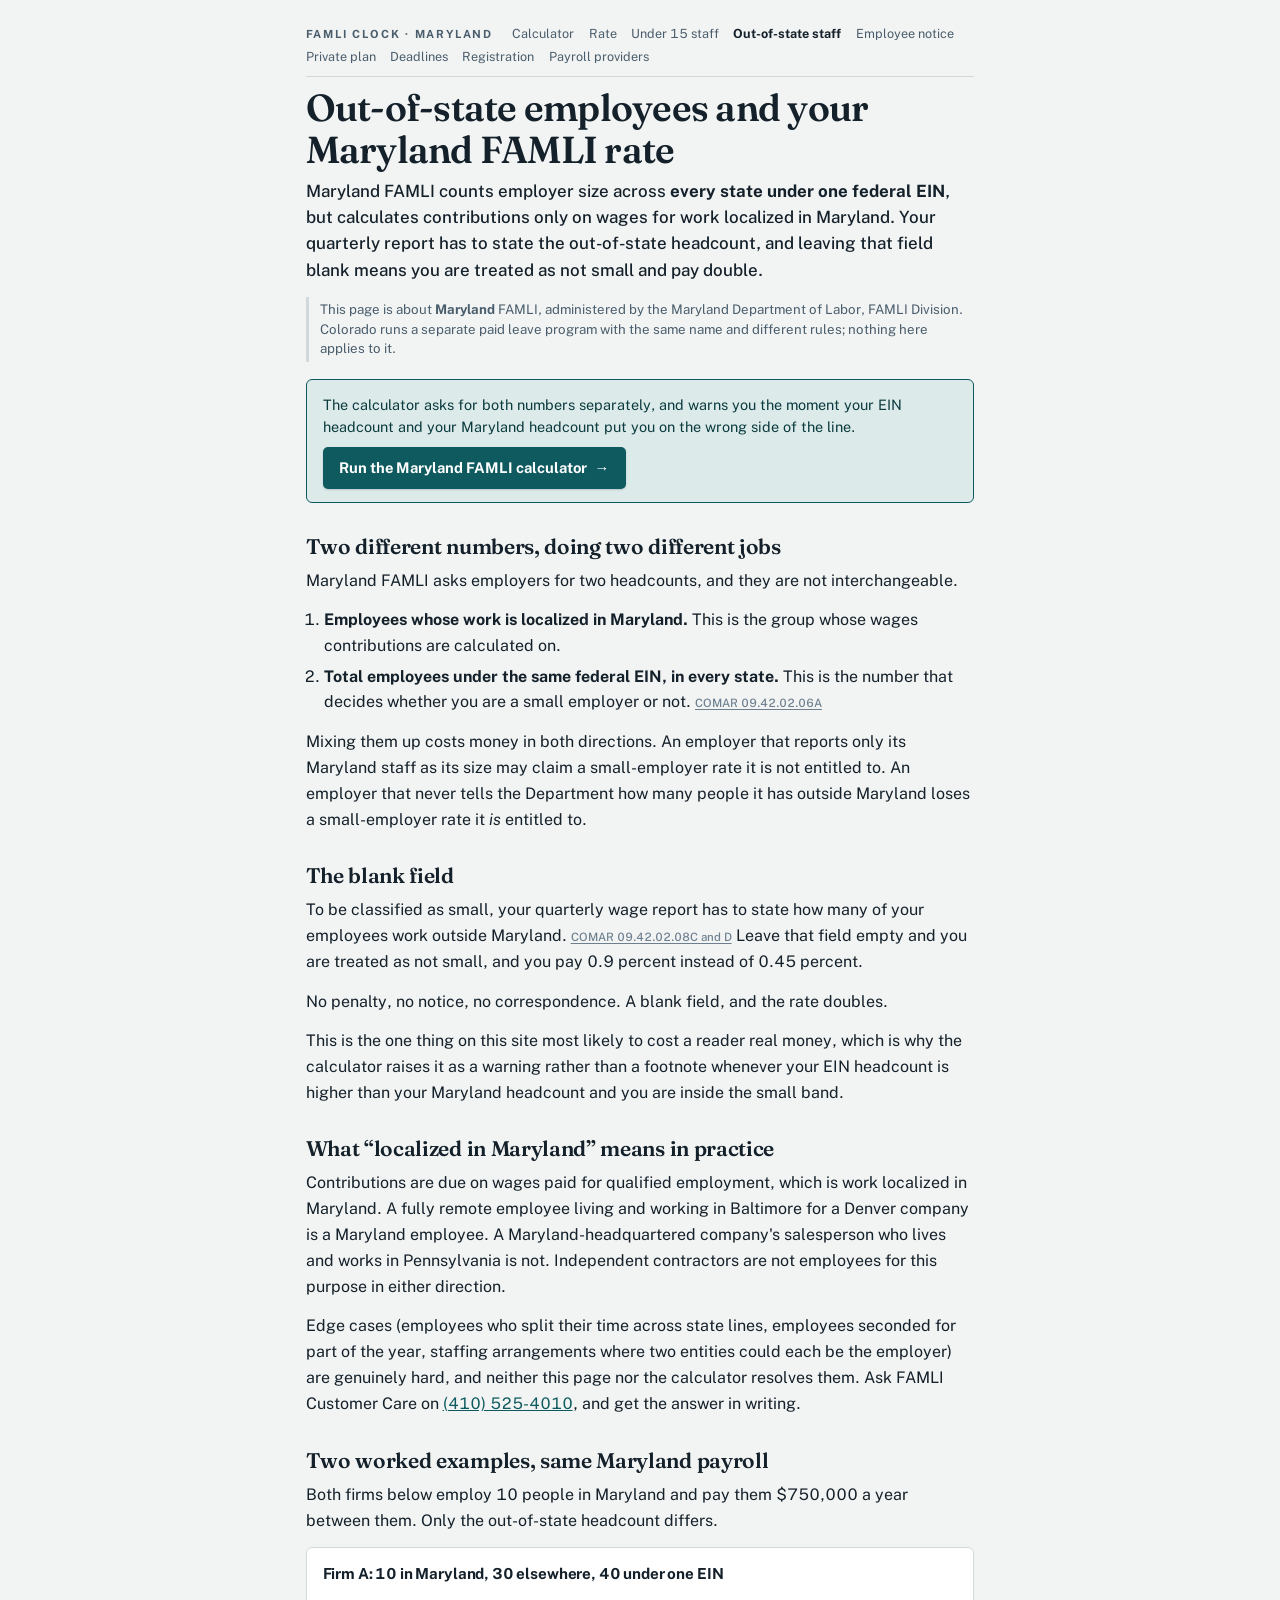
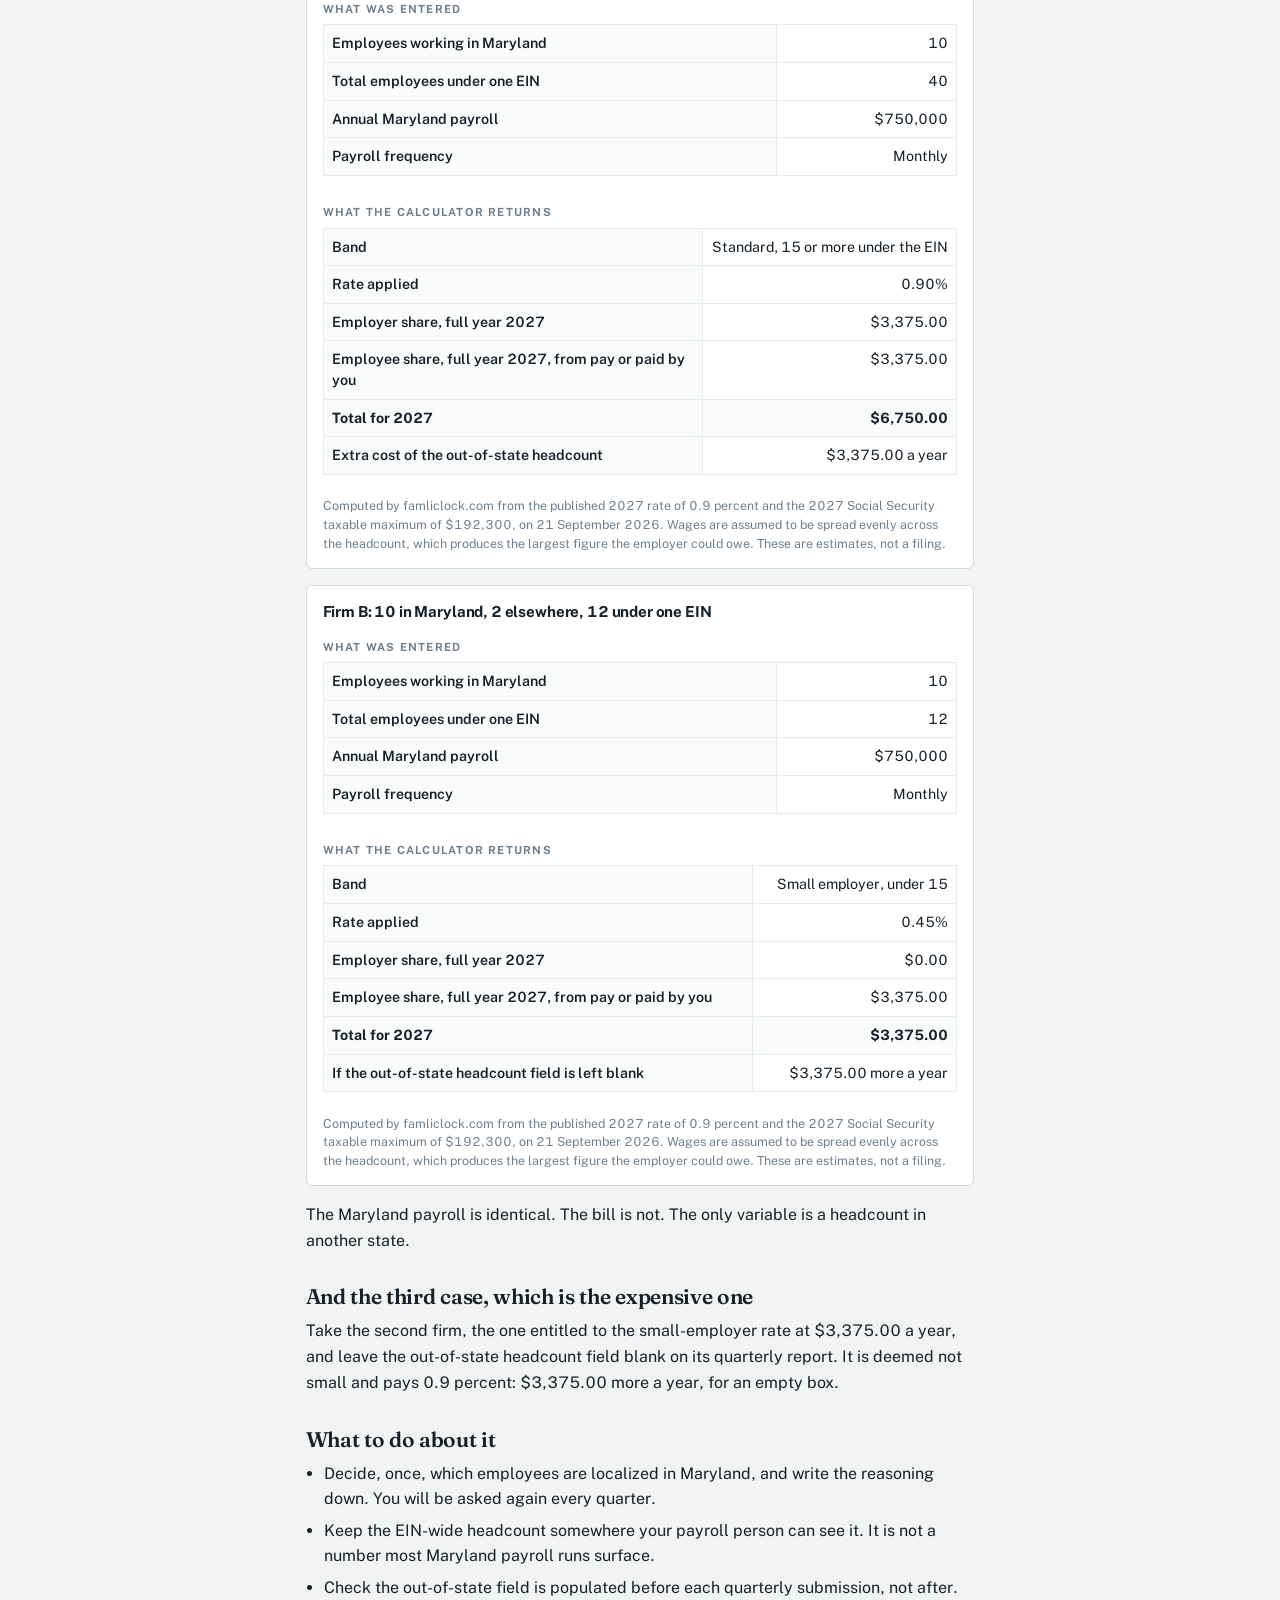
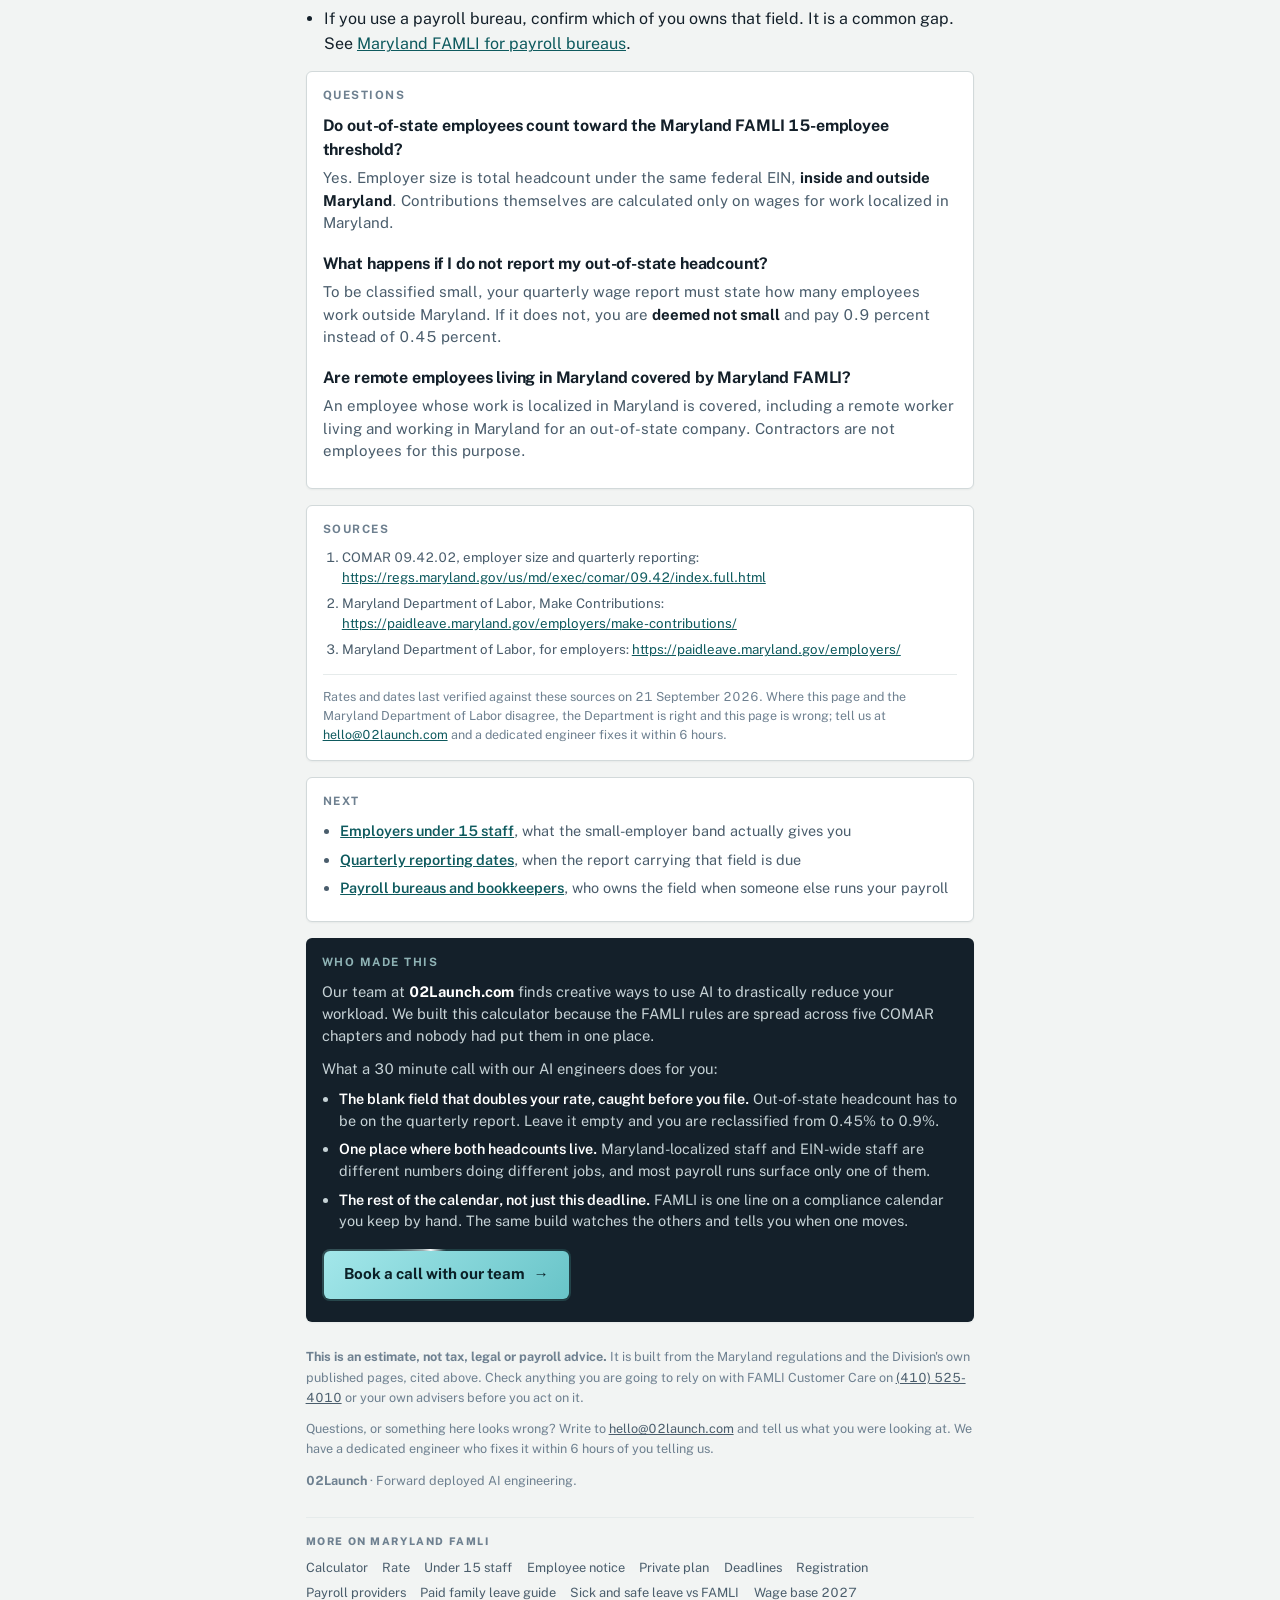
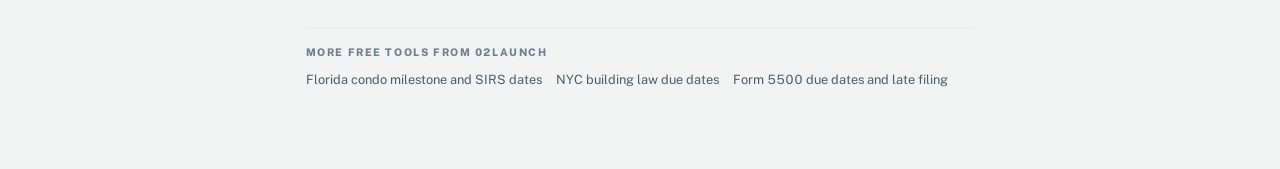
<file: out-of-state-employees.html>
<!DOCTYPE html>
<html lang="en">
<head>
<meta charset="utf-8">
<meta name="viewport" content="width=device-width, initial-scale=1">
<title>Maryland FAMLI and Out-of-State Employees: Why the Headcount Field Matters</title>
<meta name="description" content="Maryland FAMLI counts employer size across every state under one EIN, and the quarterly report has to state your out-of-state headcount. Leave it blank and your rate doubles.">
<meta name="robots" content="index,follow,max-snippet:-1,max-image-preview:large">
<link rel="canonical" href="https://www.famliclock.com/out-of-state-employees">
<meta name="author" content="02Launch">
<script>
(function(){
  if (location.protocol === 'file:') { return; }
  (function(c,l,a,r,i,t,y){
    c[a]=c[a]||function(){(c[a].q=c[a].q||[]).push(arguments)};
    t=l.createElement(r);t.async=1;t.src="https://www.clarity.ms/tag/"+i;
    y=l.getElementsByTagName(r)[0];y.parentNode.insertBefore(t,y);
  })(window, document, "clarity", "script", "yatz1z728u");
})();
</script>
<meta property="og:type" content="article">
<meta property="og:site_name" content="FAMLI Clock">
<meta property="og:url" content="https://www.famliclock.com/out-of-state-employees">
<meta property="og:title" content="Maryland FAMLI and Out-of-State Employees: Why the Headcount Field Matters">
<meta property="og:description" content="Employer size counts every state under one EIN. The quarterly report needs your out-of-state headcount, and a blank field reclassifies you from 0.45% to 0.9%.">
<meta property="og:locale" content="en_US">
<meta name="twitter:card" content="summary">
<meta name="twitter:title" content="Maryland FAMLI and Out-of-State Employees: Why the Headcount Field Matters">
<meta name="twitter:description" content="Employer size counts every state under one EIN. The quarterly report needs your out-of-state headcount, and a blank field reclassifies you from 0.45% to 0.9%.">
<meta name="theme-color" content="#0E5A5E">
<script type="application/ld+json">{"@context":"https://schema.org","@graph":[{"@type":"WebPage","@id":"https://www.famliclock.com/out-of-state-employees","url":"https://www.famliclock.com/out-of-state-employees","name":"Maryland FAMLI and Out-of-State Employees: Why the Headcount Field Matters","description":"Maryland FAMLI counts employer size across every state under one EIN, and the quarterly report has to state your out-of-state headcount. Leave it blank and your rate doubles.","inLanguage":"en-US","isPartOf":{"@type":"WebSite","name":"Maryland FAMLI Clock","url":"https://www.famliclock.com/"},"about":{"@type":"GovernmentService","name":"Maryland Family and Medical Leave Insurance (FAMLI)","provider":{"@type":"GovernmentOrganization","name":"Maryland Department of Labor, FAMLI Division","url":"https://paidleave.maryland.gov/"},"areaServed":{"@type":"State","name":"Maryland"}},"publisher":{"@type":"Organization","name":"02Launch","url":"https://02launch.com"},"dateModified":"2026-10-14"},{"@type":"BreadcrumbList","itemListElement":[{"@type":"ListItem","position":1,"name":"Maryland FAMLI Clock","item":"https://www.famliclock.com/"},{"@type":"ListItem","position":2,"name":"Out-of-state employees","item":"https://www.famliclock.com/out-of-state-employees"}]},{"@type":"FAQPage","mainEntity":[{"@type":"Question","name":"Do out-of-state employees count toward the Maryland FAMLI 15-employee threshold?","acceptedAnswer":{"@type":"Answer","text":"Yes. Employer size is total headcount under the same federal EIN, counting employees inside and outside Maryland. Contributions themselves are calculated only on wages for work localized in Maryland."}},{"@type":"Question","name":"What happens if I do not report my out-of-state headcount?","acceptedAnswer":{"@type":"Answer","text":"To be classified as a small employer your quarterly wage report must state how many employees work outside Maryland. If it does not, you are deemed not small and pay the full 0.9 percent instead of 0.45 percent."}},{"@type":"Question","name":"Are remote employees living in Maryland covered by Maryland FAMLI?","acceptedAnswer":{"@type":"Answer","text":"An employee whose work is localized in Maryland is covered, including a remote employee who lives and works in Maryland for an out-of-state company. Independent contractors are not employees for this purpose."}}]}]}</script>
<link rel="preconnect" href="https://fonts.googleapis.com">
<link rel="preconnect" href="https://fonts.gstatic.com" crossorigin>
<link href="https://fonts.googleapis.com/css2?family=Fraunces:opsz,wght@9..144,400;9..144,600&family=Public+Sans:wght@400;500;600;700&display=swap" rel="stylesheet">
<link rel="stylesheet" href="/famli_pages.css">
<script src="https://analytics.ahrefs.com/analytics.js" data-key="oOSJldyregDxbAn03iVjpw" async></script>
</head>
<body>
<div class="wrap">
<header class="mast">
<nav class="topbar" aria-label="FAMLI Clock pages">
<a class="home" href="/">FAMLI Clock &middot; Maryland</a>
<a class="nl" href="/">Calculator</a>
<a class="nl" href="/contribution-rate-2027">Rate</a>
<a class="nl" href="/small-employer">Under 15 staff</a>
<a class="nl" href="/out-of-state-employees" aria-current="page">Out-of-state staff</a>
<a class="nl" href="/employee-notice">Employee notice</a>
<a class="nl" href="/private-plan-declaration-of-intent">Private plan</a>
<a class="nl" href="/deadlines-2027">Deadlines</a>
<a class="nl" href="/registration">Registration</a>
<a class="nl" href="/payroll-providers">Payroll providers</a>
</nav>
</header>

<h1>Out-of-state employees and your Maryland FAMLI rate</h1>
<p class="lede">Maryland FAMLI counts employer size across <b>every state under one federal EIN</b>, but calculates contributions only on wages for work localized in Maryland. Your quarterly report has to state the out-of-state headcount, and leaving that field blank means you are treated as not small and pay double.</p>
<p class="disambig">This page is about <b>Maryland</b> FAMLI, administered by the Maryland Department of Labor, FAMLI Division. Colorado runs a separate paid leave program with the same name and different rules; nothing here applies to it.</p>

<div class="toolcard"><p>The calculator asks for both numbers separately, and warns you the moment your EIN headcount and your Maryland headcount put you on the wrong side of the line.</p><p><a class="run" href="/">Run the Maryland FAMLI calculator <span class="arr" aria-hidden="true">&rarr;</span></a></p></div>

<div class="prose">

<h2>Two different numbers, doing two different jobs</h2>
<p>Maryland FAMLI asks employers for two headcounts, and they are not interchangeable.</p>
<ol>
<li><b>Employees whose work is localized in Maryland.</b> This is the group whose wages
contributions are calculated on.</li>
<li><b>Total employees under the same federal EIN, in every state.</b> This is the number
that decides whether you are a small employer or not. <span class="src"><a href="https://regs.maryland.gov/us/md/exec/comar/09.42/index.full.html" target="_blank" rel="noopener">COMAR 09.42.02.06A</a></span></li>
</ol>
<p>Mixing them up costs money in both directions. An employer that reports only its Maryland
staff as its size may claim a small-employer rate it is not entitled to. An employer that
never tells the Department how many people it has outside Maryland loses a small-employer
rate it <em>is</em> entitled to.</p>

<h2>The blank field</h2>
<p>To be classified as small, your quarterly wage report has to state how many of your
employees work outside Maryland. <span class="src"><a href="https://regs.maryland.gov/us/md/exec/comar/09.42/index.full.html" target="_blank" rel="noopener">COMAR 09.42.02.08C and D</a></span> Leave that field empty and you are treated as
not small, and you pay 0.9 percent instead of 0.45 percent.</p>
<p>No penalty, no notice, no correspondence. A blank field, and the rate doubles.</p>
<p>This is the one thing on this site most likely to cost a reader real money, which is why
the calculator raises it as a warning rather than a footnote whenever your EIN headcount is
higher than your Maryland headcount and you are inside the small band.</p>

<h2>What &ldquo;localized in Maryland&rdquo; means in practice</h2>
<p>Contributions are due on wages paid for qualified employment, which is work localized in
Maryland. A fully remote employee living and working in Baltimore for a Denver company is a
Maryland employee. A Maryland-headquartered company's salesperson who lives and works in
Pennsylvania is not. Independent contractors are not employees for this purpose in either
direction.</p>
<p>Edge cases (employees who split their time across state lines, employees seconded for part
of the year, staffing arrangements where two entities could each be the employer) are
genuinely hard, and neither this page nor the calculator resolves them. Ask FAMLI Customer
Care on <a href="tel:+14105254010">(410) 525-4010</a>, and get the answer in writing.</p>

<h2>Two worked examples, same Maryland payroll</h2>
<p>Both firms below employ 10 people in Maryland and pay them $750,000 a year between them.
Only the out-of-state headcount differs.</p>
<div class="wex"><h3>Firm A: 10 in Maryland, 30 elsewhere, 40 under one EIN</h3><div class="tblwrap"><table class="tbl"><caption>What was entered</caption><tbody><tr><th>Employees working in Maryland</th><td class="num">10</td></tr><tr><th>Total employees under one EIN</th><td class="num">40</td></tr><tr><th>Annual Maryland payroll</th><td class="num">$750,000</td></tr><tr><th>Payroll frequency</th><td class="num">Monthly</td></tr></tbody></table></div><div class="tblwrap"><table class="tbl"><caption>What the calculator returns</caption><tbody><tr><th>Band</th><td class="num">Standard, 15 or more under the EIN</td></tr><tr><th>Rate applied</th><td class="num">0.90%</td></tr><tr><th>Employer share, full year 2027</th><td class="num">$3,375.00</td></tr><tr><th>Employee share, full year 2027, from pay or paid by you</th><td class="num">$3,375.00</td></tr><tr class="total"><th>Total for 2027</th><td class="num">$6,750.00</td></tr><tr><th>Extra cost of the out-of-state headcount</th><td class="num">$3,375.00 a year</td></tr></tbody></table></div><p class="basis">Computed by famliclock.com from the published 2027 rate of 0.9 percent and the 2027 Social Security taxable maximum of $192,300, on 21 September 2026. Wages are assumed to be spread evenly across the headcount, which produces the largest figure the employer could owe. These are estimates, not a filing.</p></div>
<div class="wex"><h3>Firm B: 10 in Maryland, 2 elsewhere, 12 under one EIN</h3><div class="tblwrap"><table class="tbl"><caption>What was entered</caption><tbody><tr><th>Employees working in Maryland</th><td class="num">10</td></tr><tr><th>Total employees under one EIN</th><td class="num">12</td></tr><tr><th>Annual Maryland payroll</th><td class="num">$750,000</td></tr><tr><th>Payroll frequency</th><td class="num">Monthly</td></tr></tbody></table></div><div class="tblwrap"><table class="tbl"><caption>What the calculator returns</caption><tbody><tr><th>Band</th><td class="num">Small employer, under 15</td></tr><tr><th>Rate applied</th><td class="num">0.45%</td></tr><tr><th>Employer share, full year 2027</th><td class="num">$0.00</td></tr><tr><th>Employee share, full year 2027, from pay or paid by you</th><td class="num">$3,375.00</td></tr><tr class="total"><th>Total for 2027</th><td class="num">$3,375.00</td></tr><tr><th>If the out-of-state headcount field is left blank</th><td class="num">$3,375.00 more a year</td></tr></tbody></table></div><p class="basis">Computed by famliclock.com from the published 2027 rate of 0.9 percent and the 2027 Social Security taxable maximum of $192,300, on 21 September 2026. Wages are assumed to be spread evenly across the headcount, which produces the largest figure the employer could owe. These are estimates, not a filing.</p></div>
<p>The Maryland payroll is identical. The bill is not. The only variable is a headcount in
another state.</p>

<h2>And the third case, which is the expensive one</h2>
<p>Take the second firm, the one entitled to the small-employer rate at $3,375.00 a year,
and leave the out-of-state headcount field blank on its quarterly report. It is deemed not
small and pays 0.9 percent: $3,375.00 more a year, for an empty box.</p>

<h2>What to do about it</h2>
<ul>
<li>Decide, once, which employees are localized in Maryland, and write the reasoning down.
You will be asked again every quarter.</li>
<li>Keep the EIN-wide headcount somewhere your payroll person can see it. It is not a number
most Maryland payroll runs surface.</li>
<li>Check the out-of-state field is populated before each quarterly submission, not after.</li>
<li>If you use a payroll bureau, confirm which of you owns that field. It is a common gap.
See <a href="/payroll-providers">Maryland FAMLI for payroll bureaus</a>.</li>
</ul>

</div>

<div class="card faq"><h2>Questions</h2><h3>Do out-of-state employees count toward the Maryland FAMLI 15-employee threshold?</h3><p>Yes. Employer size is total headcount under the same federal EIN, <b>inside and outside Maryland</b>. Contributions themselves are calculated only on wages for work localized in Maryland.</p><h3>What happens if I do not report my out-of-state headcount?</h3><p>To be classified small, your quarterly wage report must state how many employees work outside Maryland. If it does not, you are <b>deemed not small</b> and pay 0.9 percent instead of 0.45 percent.</p><h3>Are remote employees living in Maryland covered by Maryland FAMLI?</h3><p>An employee whose work is localized in Maryland is covered, including a remote worker living and working in Maryland for an out-of-state company. Contractors are not employees for this purpose.</p></div>

<div class="card sources"><h2>Sources</h2><ol><li>COMAR 09.42.02, employer size and quarterly reporting: <a href="https://regs.maryland.gov/us/md/exec/comar/09.42/index.full.html" target="_blank" rel="noopener">https://regs.maryland.gov/us/md/exec/comar/09.42/index.full.html</a></li><li>Maryland Department of Labor, Make Contributions: <a href="https://paidleave.maryland.gov/employers/make-contributions/" target="_blank" rel="noopener">https://paidleave.maryland.gov/employers/make-contributions/</a></li><li>Maryland Department of Labor, for employers: <a href="https://paidleave.maryland.gov/employers/" target="_blank" rel="noopener">https://paidleave.maryland.gov/employers/</a></li></ol><p class="verified">Rates and dates last verified against these sources on 21 September 2026. Where this page and the Maryland Department of Labor disagree, the Department is right and this page is wrong; tell us at <a href="mailto:hello@02launch.com?subject=FAMLI%20Clock%3A%20this%20looks%20wrong">hello@02launch.com</a> and a dedicated engineer fixes it within 6 hours.</p></div>

<div class="card related"><h2>Next</h2><ul><li><a href="/small-employer">Employers under 15 staff</a>, what the small-employer band actually gives you</li><li><a href="/deadlines-2027">Quarterly reporting dates</a>, when the report carrying that field is due</li><li><a href="/payroll-providers">Payroll bureaus and bookkeepers</a>, who owns the field when someone else runs your payroll</li></ul></div>

<div class="card cta"><h2>Who made this</h2><p>Our team at <b style="color:#fff">02Launch.com</b> finds creative ways to use AI to drastically reduce your workload. We built this calculator because the FAMLI rules are spread across five COMAR chapters and nobody had put them in one place.</p><p style="margin-bottom:.5rem">What a 30 minute call with our AI engineers does for you:</p><ul><li><b>The blank field that doubles your rate, caught before you file.</b> Out-of-state headcount has to be on the quarterly report. Leave it empty and you are reclassified from 0.45% to 0.9%.</li><li><b>One place where both headcounts live.</b> Maryland-localized staff and EIN-wide staff are different numbers doing different jobs, and most payroll runs surface only one of them.</li><li><b>The rest of the calendar, not just this deadline.</b> FAMLI is one line on a compliance calendar you keep by hand. The same build watches the others and tells you when one moves.</li></ul><p style="margin-bottom:0"><span class="bookwrap"><a class="book" href="https://calendly.com/ahmed-asif1/30min" target="_blank" rel="noopener">Book a call with our team <span class="arr" aria-hidden="true">&rarr;</span></a></span></p></div>

<footer class="foot"><p><b>This is an estimate, not tax, legal or payroll advice.</b> It is built from the Maryland regulations and the Division's own published pages, cited above. Check anything you are going to rely on with FAMLI Customer Care on <a href="tel:+14105254010">(410) 525-4010</a> or your own advisers before you act on it.</p><p>Questions, or something here looks wrong? Write to <!--email_off--><a href="mailto:hello@02launch.com?subject=FAMLI%20Clock%3A%20this%20looks%20wrong">hello@02launch.com</a><!--/email_off--> and tell us what you were looking at. We have a dedicated engineer who fixes it within 6 hours of you telling us.</p><p style="margin-bottom:0"><b>02Launch</b> &middot; Forward deployed AI engineering.</p></footer>

<div class="footmap"><div class="fmcap">More on Maryland FAMLI</div><ul><li><a href="/">Calculator</a></li><li><a href="/contribution-rate-2027">Rate</a></li><li><a href="/small-employer">Under 15 staff</a></li><li><a href="/employee-notice">Employee notice</a></li><li><a href="/private-plan-declaration-of-intent">Private plan</a></li><li><a href="/deadlines-2027">Deadlines</a></li><li><a href="/registration">Registration</a></li><li><a href="/payroll-providers">Payroll providers</a></li><li><a href="/maryland-paid-family-leave">Paid family leave guide</a></li><li><a href="/sick-and-safe-leave-vs-famli">Sick and safe leave vs FAMLI</a></li><li><a href="/social-security-wage-base-2027">Wage base 2027</a></li></ul></div><div class="footmap"><div class="fmcap">More free tools from 02Launch</div><ul><li><a href="https://www.flcomplianceclock.com/">Florida condo milestone and SIRS dates</a></li><li><a href="https://www.nycclock.com/">NYC building law due dates</a></li><li><a href="https://www.form5500clock.com/">Form 5500 due dates and late filing</a></li></ul></div>
</div>
</body>
</html>
</file>
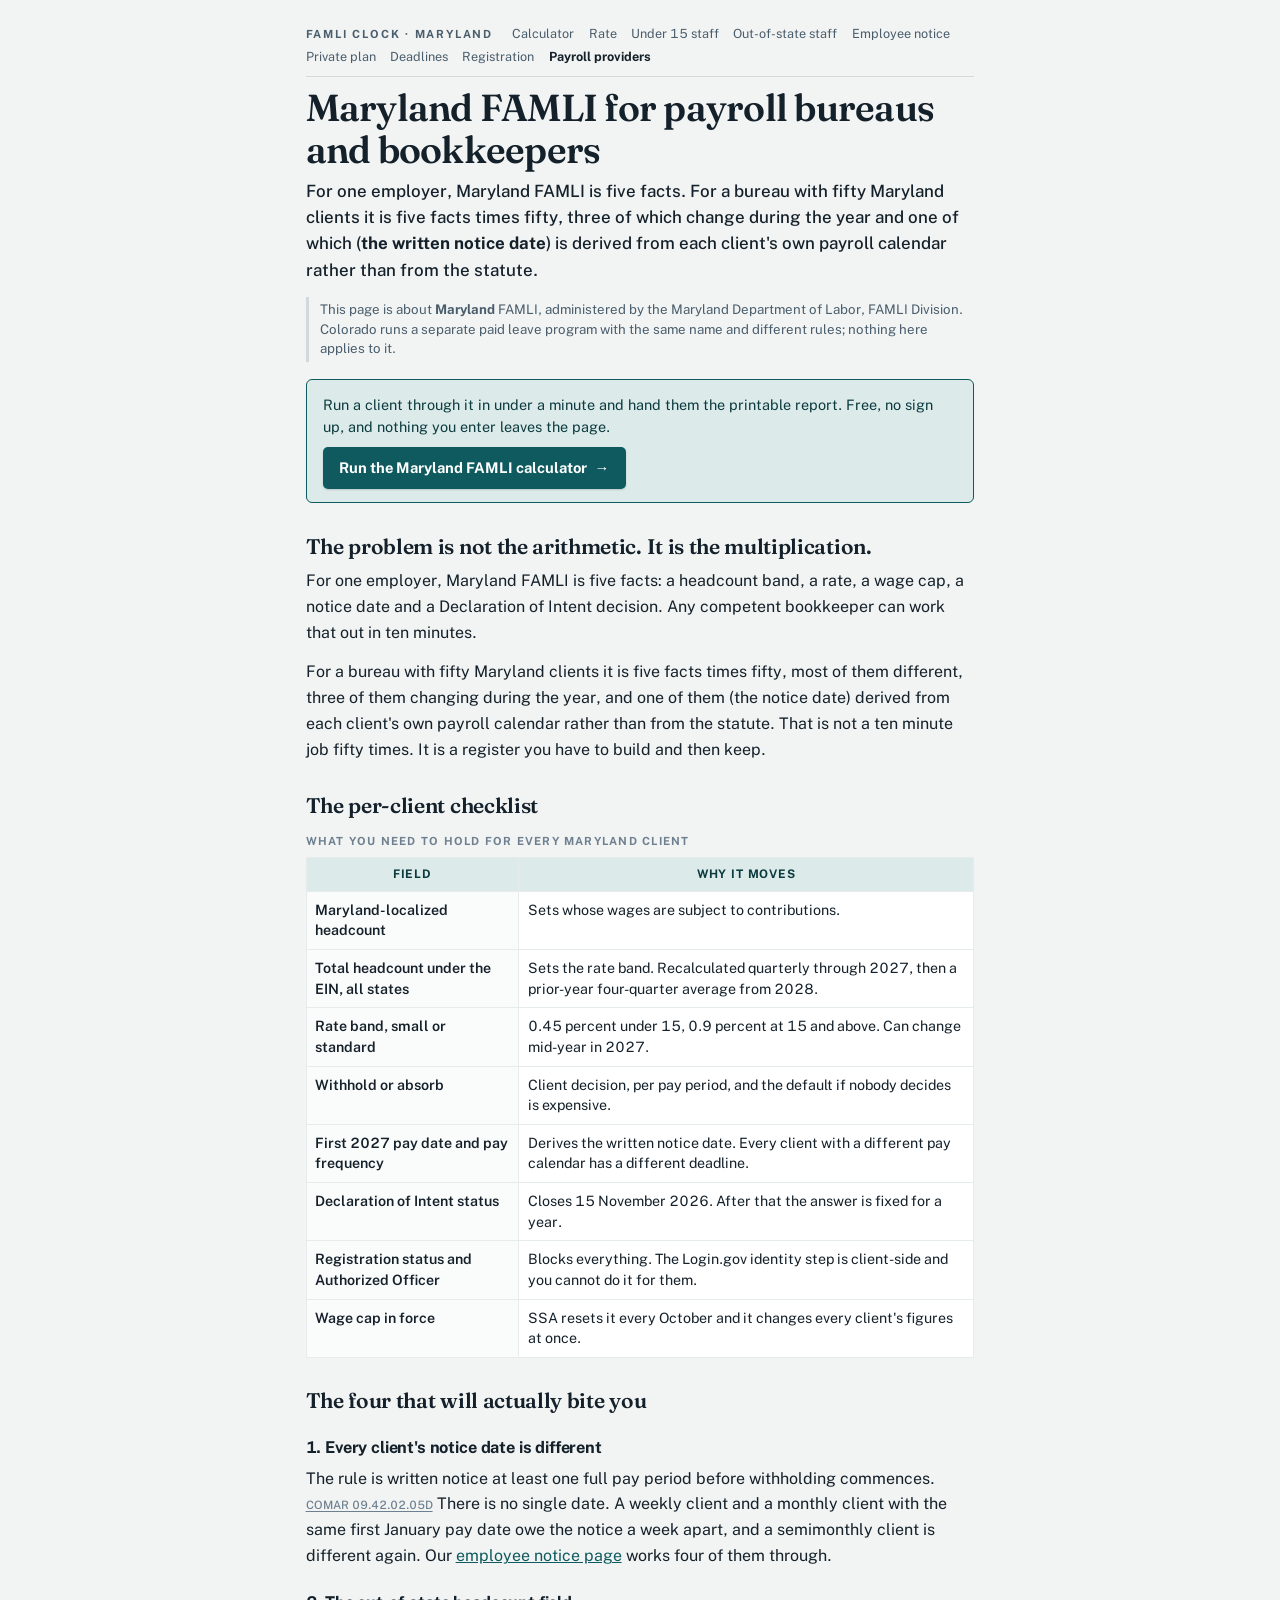
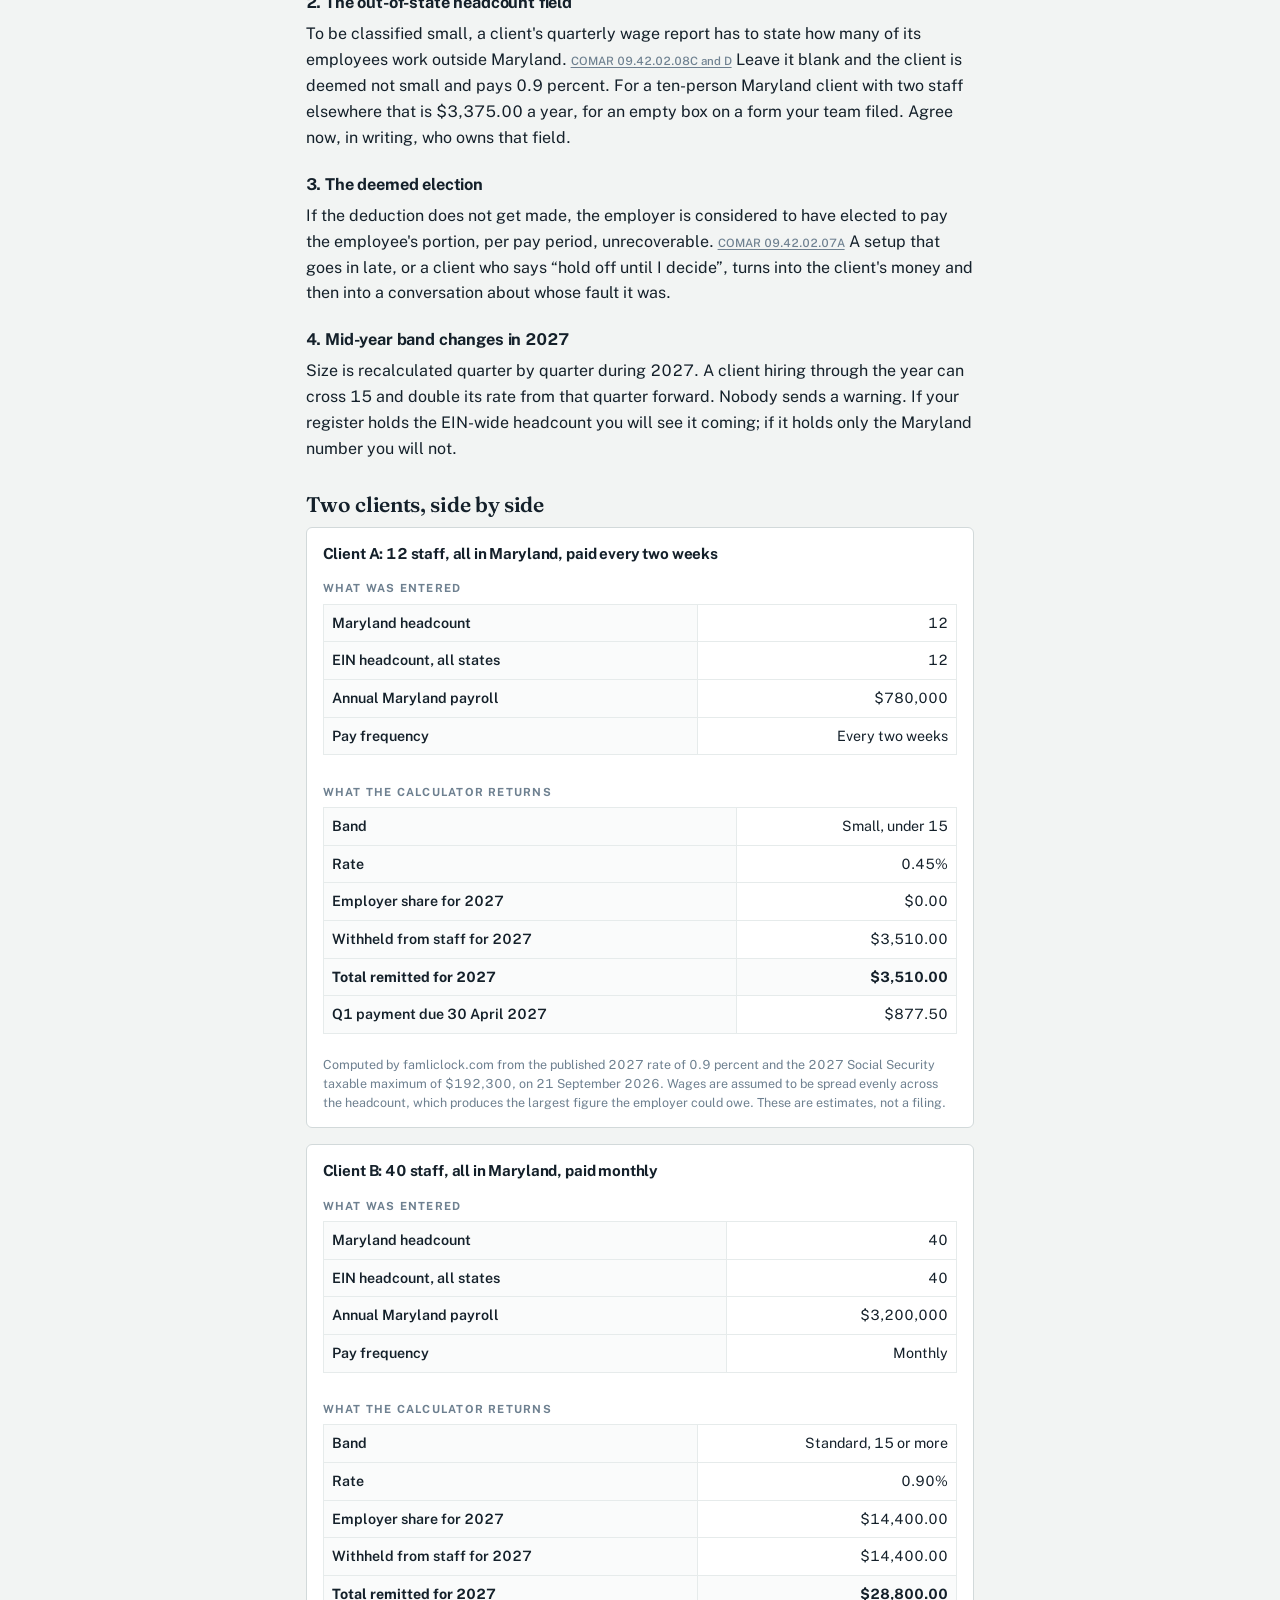
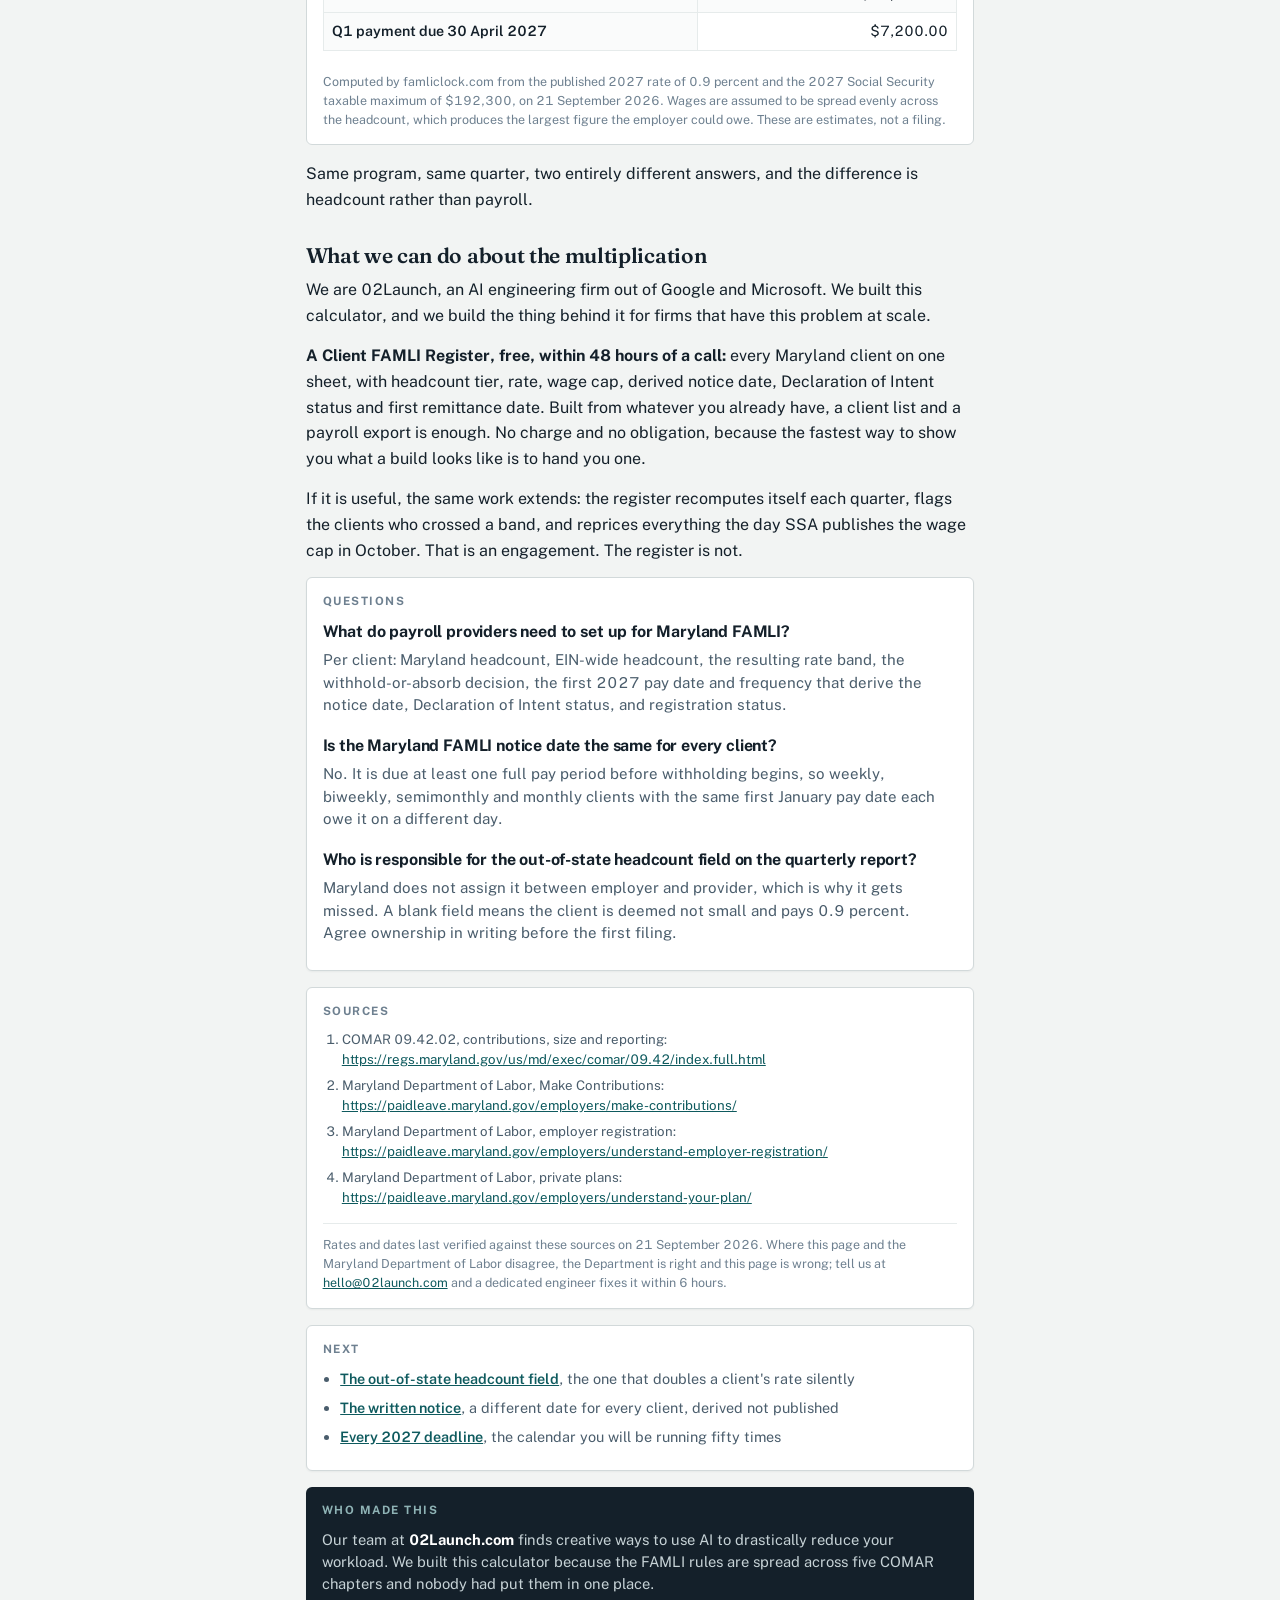
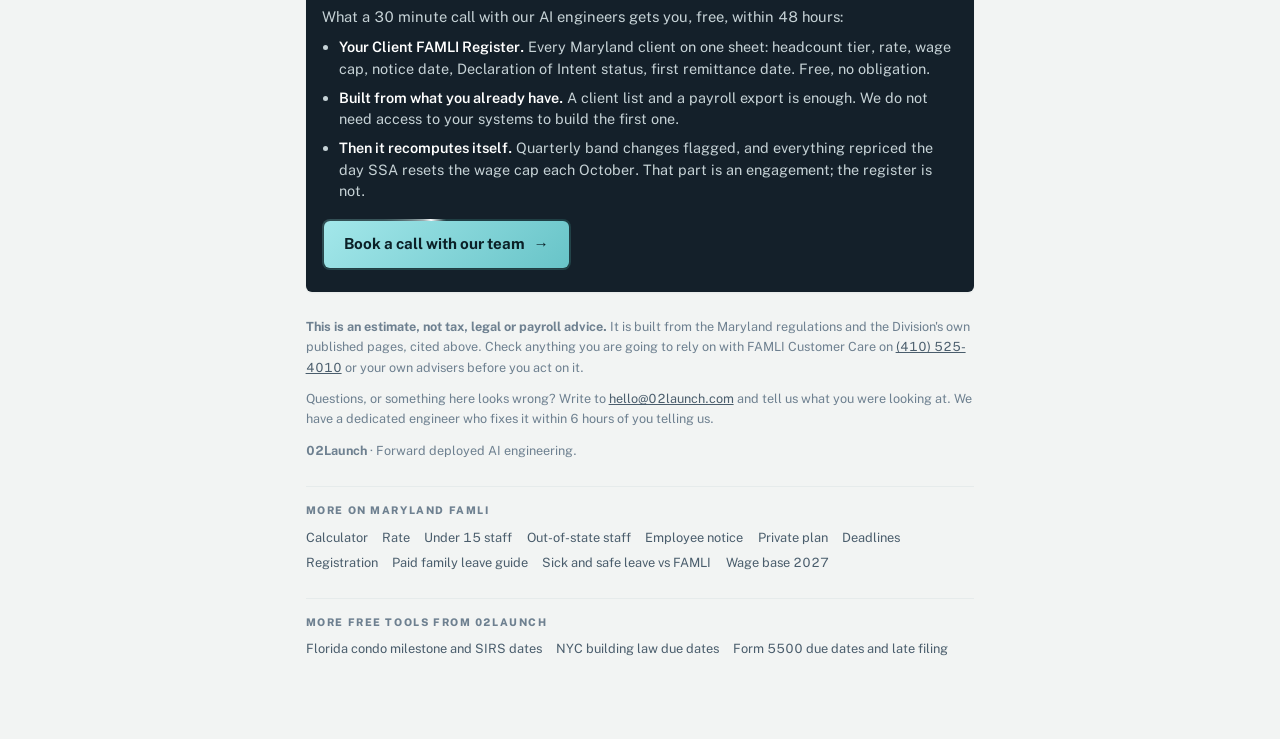
<file: payroll-providers.html>
<!DOCTYPE html>
<html lang="en">
<head>
<meta charset="utf-8">
<meta name="viewport" content="width=device-width, initial-scale=1">
<title>Maryland FAMLI for Payroll Providers and Bookkeepers: Setting Up Every Client</title>
<meta name="description" content="A per-client checklist for Maryland FAMLI: headcount tier, rate, wage cap, notice date and Declaration of Intent status. Plus the four things that bite a bureau running fifty clients rather than one.">
<meta name="robots" content="index,follow,max-snippet:-1,max-image-preview:large">
<link rel="canonical" href="https://www.famliclock.com/payroll-providers">
<meta name="author" content="02Launch">
<script>
(function(){
  if (location.protocol === 'file:') { return; }
  (function(c,l,a,r,i,t,y){
    c[a]=c[a]||function(){(c[a].q=c[a].q||[]).push(arguments)};
    t=l.createElement(r);t.async=1;t.src="https://www.clarity.ms/tag/"+i;
    y=l.getElementsByTagName(r)[0];y.parentNode.insertBefore(t,y);
  })(window, document, "clarity", "script", "yatz1z728u");
})();
</script>
<meta property="og:type" content="article">
<meta property="og:site_name" content="FAMLI Clock">
<meta property="og:url" content="https://www.famliclock.com/payroll-providers">
<meta property="og:title" content="Maryland FAMLI for Payroll Providers and Bookkeepers: Setting Up Every Client">
<meta property="og:description" content="Fifty clients, fifty headcounts, fifty notice dates, every quarter. The per-client checklist, the four traps, and a free Client FAMLI Register.">
<meta property="og:locale" content="en_US">
<meta name="twitter:card" content="summary">
<meta name="twitter:title" content="Maryland FAMLI for Payroll Providers and Bookkeepers: Setting Up Every Client">
<meta name="twitter:description" content="Fifty clients, fifty headcounts, fifty notice dates, every quarter. The per-client checklist, the four traps, and a free Client FAMLI Register.">
<meta name="theme-color" content="#0E5A5E">
<script type="application/ld+json">{"@context":"https://schema.org","@graph":[{"@type":"WebPage","@id":"https://www.famliclock.com/payroll-providers","url":"https://www.famliclock.com/payroll-providers","name":"Maryland FAMLI for Payroll Providers and Bookkeepers: Setting Up Every Client","description":"A per-client checklist for Maryland FAMLI: headcount tier, rate, wage cap, notice date and Declaration of Intent status. Plus the four things that bite a bureau running fifty clients rather than one.","inLanguage":"en-US","isPartOf":{"@type":"WebSite","name":"Maryland FAMLI Clock","url":"https://www.famliclock.com/"},"about":{"@type":"GovernmentService","name":"Maryland Family and Medical Leave Insurance (FAMLI)","provider":{"@type":"GovernmentOrganization","name":"Maryland Department of Labor, FAMLI Division","url":"https://paidleave.maryland.gov/"},"areaServed":{"@type":"State","name":"Maryland"}},"publisher":{"@type":"Organization","name":"02Launch","url":"https://02launch.com"},"dateModified":"2026-10-14"},{"@type":"BreadcrumbList","itemListElement":[{"@type":"ListItem","position":1,"name":"Maryland FAMLI Clock","item":"https://www.famliclock.com/"},{"@type":"ListItem","position":2,"name":"Payroll providers and bookkeepers","item":"https://www.famliclock.com/payroll-providers"}]},{"@type":"FAQPage","mainEntity":[{"@type":"Question","name":"What do payroll providers need to set up for Maryland FAMLI?","acceptedAnswer":{"@type":"Answer","text":"For each Maryland client: the Maryland-localized headcount, the total headcount under the EIN across all states, the resulting rate band, the withhold-or-absorb decision, the first 2027 pay date and frequency that derive the notice date, the Declaration of Intent status, and the registration status."}},{"@type":"Question","name":"Is the Maryland FAMLI notice date the same for every client?","acceptedAnswer":{"@type":"Answer","text":"No. The notice is due at least one full pay period before withholding begins, so a weekly client, a biweekly client and a monthly client with the same first January pay date each owe the notice on a different day."}},{"@type":"Question","name":"Who is responsible for the out-of-state headcount field on the quarterly report?","acceptedAnswer":{"@type":"Answer","text":"Maryland does not assign it between the employer and its payroll provider, which is why it gets missed. If the field is blank the client is deemed not to be a small employer and pays 0.9 percent instead of 0.45 percent, so agree ownership in writing before the first filing."}}]}]}</script>
<link rel="preconnect" href="https://fonts.googleapis.com">
<link rel="preconnect" href="https://fonts.gstatic.com" crossorigin>
<link href="https://fonts.googleapis.com/css2?family=Fraunces:opsz,wght@9..144,400;9..144,600&family=Public+Sans:wght@400;500;600;700&display=swap" rel="stylesheet">
<link rel="stylesheet" href="/famli_pages.css">
<script src="https://analytics.ahrefs.com/analytics.js" data-key="oOSJldyregDxbAn03iVjpw" async></script>
</head>
<body>
<div class="wrap">
<header class="mast">
<nav class="topbar" aria-label="FAMLI Clock pages">
<a class="home" href="/">FAMLI Clock &middot; Maryland</a>
<a class="nl" href="/">Calculator</a>
<a class="nl" href="/contribution-rate-2027">Rate</a>
<a class="nl" href="/small-employer">Under 15 staff</a>
<a class="nl" href="/out-of-state-employees">Out-of-state staff</a>
<a class="nl" href="/employee-notice">Employee notice</a>
<a class="nl" href="/private-plan-declaration-of-intent">Private plan</a>
<a class="nl" href="/deadlines-2027">Deadlines</a>
<a class="nl" href="/registration">Registration</a>
<a class="nl" href="/payroll-providers" aria-current="page">Payroll providers</a>
</nav>
</header>

<h1>Maryland FAMLI for payroll bureaus and bookkeepers</h1>
<p class="lede">For one employer, Maryland FAMLI is five facts. For a bureau with fifty Maryland clients it is five facts times fifty, three of which change during the year and one of which (<b>the written notice date</b>) is derived from each client's own payroll calendar rather than from the statute.</p>
<p class="disambig">This page is about <b>Maryland</b> FAMLI, administered by the Maryland Department of Labor, FAMLI Division. Colorado runs a separate paid leave program with the same name and different rules; nothing here applies to it.</p>

<div class="toolcard"><p>Run a client through it in under a minute and hand them the printable report. Free, no sign up, and nothing you enter leaves the page.</p><p><a class="run" href="/">Run the Maryland FAMLI calculator <span class="arr" aria-hidden="true">&rarr;</span></a></p></div>

<div class="prose">

<h2>The problem is not the arithmetic. It is the multiplication.</h2>
<p>For one employer, Maryland FAMLI is five facts: a headcount band, a rate, a wage cap, a
notice date and a Declaration of Intent decision. Any competent bookkeeper can work that out
in ten minutes.</p>
<p>For a bureau with fifty Maryland clients it is five facts times fifty, most of them
different, three of them changing during the year, and one of them (the notice date) derived
from each client's own payroll calendar rather than from the statute. That is not a ten minute
job fifty times. It is a register you have to build and then keep.</p>

<h2>The per-client checklist</h2>
<div class="tblwrap">
<table class="tbl">
<caption>What you need to hold for every Maryland client</caption>
<thead><tr><th>Field</th><th>Why it moves</th></tr></thead>
<tbody>
<tr><th>Maryland-localized headcount</th><td>Sets whose wages are subject to contributions.</td></tr>
<tr><th>Total headcount under the EIN, all states</th><td>Sets the rate band. Recalculated
quarterly through 2027, then a prior-year four-quarter average from 2028.</td></tr>
<tr><th>Rate band, small or standard</th><td>0.45 percent under 15, 0.9 percent at 15 and
above. Can change mid-year in 2027.</td></tr>
<tr><th>Withhold or absorb</th><td>Client decision, per pay period, and the default if nobody
decides is expensive.</td></tr>
<tr><th>First 2027 pay date and pay frequency</th><td>Derives the written notice date. Every
client with a different pay calendar has a different deadline.</td></tr>
<tr><th>Declaration of Intent status</th><td>Closes 15 November 2026. After that the answer is
fixed for a year.</td></tr>
<tr><th>Registration status and Authorized Officer</th><td>Blocks everything. The Login.gov
identity step is client-side and you cannot do it for them.</td></tr>
<tr><th>Wage cap in force</th><td>SSA resets it every October and it changes every client's
figures at once.</td></tr>
</tbody>
</table>
</div>

<h2>The four that will actually bite you</h2>
<h3>1. Every client's notice date is different</h3>
<p>The rule is written notice at least one full pay period before withholding commences.
<span class="src"><a href="https://regs.maryland.gov/us/md/exec/comar/09.42/index.full.html" target="_blank" rel="noopener">COMAR 09.42.02.05D</a></span> There is no single date. A weekly client and a monthly client with the same first
January pay date owe the notice a week apart, and a semimonthly client is different again. Our
<a href="/employee-notice">employee notice page</a> works four of them through.</p>

<h3>2. The out-of-state headcount field</h3>
<p>To be classified small, a client's quarterly wage report has to state how many of its
employees work outside Maryland. <span class="src"><a href="https://regs.maryland.gov/us/md/exec/comar/09.42/index.full.html" target="_blank" rel="noopener">COMAR 09.42.02.08C and D</a></span> Leave it blank and the client is deemed not
small and pays 0.9 percent. For a ten-person Maryland client with two staff elsewhere that is
$3,375.00 a year, for an empty box on a form your team filed. Agree now, in writing, who
owns that field.</p>

<h3>3. The deemed election</h3>
<p>If the deduction does not get made, the employer is considered to have elected to pay the
employee's portion, per pay period, unrecoverable. <span class="src"><a href="https://regs.maryland.gov/us/md/exec/comar/09.42/index.full.html" target="_blank" rel="noopener">COMAR 09.42.02.07A</a></span> A setup that goes in late, or a
client who says &ldquo;hold off until I decide&rdquo;, turns into the client's money and then
into a conversation about whose fault it was.</p>

<h3>4. Mid-year band changes in 2027</h3>
<p>Size is recalculated quarter by quarter during 2027. A client hiring through the year can
cross 15 and double its rate from that quarter forward. Nobody sends a warning. If your
register holds the EIN-wide headcount you will see it coming; if it holds only the Maryland
number you will not.</p>

<h2>Two clients, side by side</h2>
<div class="wex"><h3>Client A: 12 staff, all in Maryland, paid every two weeks</h3><div class="tblwrap"><table class="tbl"><caption>What was entered</caption><tbody><tr><th>Maryland headcount</th><td class="num">12</td></tr><tr><th>EIN headcount, all states</th><td class="num">12</td></tr><tr><th>Annual Maryland payroll</th><td class="num">$780,000</td></tr><tr><th>Pay frequency</th><td class="num">Every two weeks</td></tr></tbody></table></div><div class="tblwrap"><table class="tbl"><caption>What the calculator returns</caption><tbody><tr><th>Band</th><td class="num">Small, under 15</td></tr><tr><th>Rate</th><td class="num">0.45%</td></tr><tr><th>Employer share for 2027</th><td class="num">$0.00</td></tr><tr><th>Withheld from staff for 2027</th><td class="num">$3,510.00</td></tr><tr class="total"><th>Total remitted for 2027</th><td class="num">$3,510.00</td></tr><tr><th>Q1 payment due 30 April 2027</th><td class="num">$877.50</td></tr></tbody></table></div><p class="basis">Computed by famliclock.com from the published 2027 rate of 0.9 percent and the 2027 Social Security taxable maximum of $192,300, on 21 September 2026. Wages are assumed to be spread evenly across the headcount, which produces the largest figure the employer could owe. These are estimates, not a filing.</p></div>
<div class="wex"><h3>Client B: 40 staff, all in Maryland, paid monthly</h3><div class="tblwrap"><table class="tbl"><caption>What was entered</caption><tbody><tr><th>Maryland headcount</th><td class="num">40</td></tr><tr><th>EIN headcount, all states</th><td class="num">40</td></tr><tr><th>Annual Maryland payroll</th><td class="num">$3,200,000</td></tr><tr><th>Pay frequency</th><td class="num">Monthly</td></tr></tbody></table></div><div class="tblwrap"><table class="tbl"><caption>What the calculator returns</caption><tbody><tr><th>Band</th><td class="num">Standard, 15 or more</td></tr><tr><th>Rate</th><td class="num">0.90%</td></tr><tr><th>Employer share for 2027</th><td class="num">$14,400.00</td></tr><tr><th>Withheld from staff for 2027</th><td class="num">$14,400.00</td></tr><tr class="total"><th>Total remitted for 2027</th><td class="num">$28,800.00</td></tr><tr><th>Q1 payment due 30 April 2027</th><td class="num">$7,200.00</td></tr></tbody></table></div><p class="basis">Computed by famliclock.com from the published 2027 rate of 0.9 percent and the 2027 Social Security taxable maximum of $192,300, on 21 September 2026. Wages are assumed to be spread evenly across the headcount, which produces the largest figure the employer could owe. These are estimates, not a filing.</p></div>
<p>Same program, same quarter, two entirely different answers, and the difference is headcount
rather than payroll.</p>

<h2>What we can do about the multiplication</h2>
<p>We are 02Launch, an AI engineering firm out of Google and Microsoft. We built this
calculator, and we build the thing behind it for firms that have this problem at scale.</p>
<p><b>A Client FAMLI Register, free, within 48 hours of a call:</b> every Maryland client on
one sheet, with headcount tier, rate, wage cap, derived notice date, Declaration of Intent
status and first remittance date. Built from whatever you already have, a client list and a
payroll export is enough. No charge and no obligation, because the fastest way to show you
what a build looks like is to hand you one.</p>
<p>If it is useful, the same work extends: the register recomputes itself each quarter, flags
the clients who crossed a band, and reprices everything the day SSA publishes the wage cap in
October. That is an engagement. The register is not.</p>

</div>

<div class="card faq"><h2>Questions</h2><h3>What do payroll providers need to set up for Maryland FAMLI?</h3><p>Per client: Maryland headcount, EIN-wide headcount, the resulting rate band, the withhold-or-absorb decision, the first 2027 pay date and frequency that derive the notice date, Declaration of Intent status, and registration status.</p><h3>Is the Maryland FAMLI notice date the same for every client?</h3><p>No. It is due at least one full pay period before withholding begins, so weekly, biweekly, semimonthly and monthly clients with the same first January pay date each owe it on a different day.</p><h3>Who is responsible for the out-of-state headcount field on the quarterly report?</h3><p>Maryland does not assign it between employer and provider, which is why it gets missed. A blank field means the client is deemed not small and pays 0.9 percent. Agree ownership in writing before the first filing.</p></div>

<div class="card sources"><h2>Sources</h2><ol><li>COMAR 09.42.02, contributions, size and reporting: <a href="https://regs.maryland.gov/us/md/exec/comar/09.42/index.full.html" target="_blank" rel="noopener">https://regs.maryland.gov/us/md/exec/comar/09.42/index.full.html</a></li><li>Maryland Department of Labor, Make Contributions: <a href="https://paidleave.maryland.gov/employers/make-contributions/" target="_blank" rel="noopener">https://paidleave.maryland.gov/employers/make-contributions/</a></li><li>Maryland Department of Labor, employer registration: <a href="https://paidleave.maryland.gov/employers/understand-employer-registration/" target="_blank" rel="noopener">https://paidleave.maryland.gov/employers/understand-employer-registration/</a></li><li>Maryland Department of Labor, private plans: <a href="https://paidleave.maryland.gov/employers/understand-your-plan/" target="_blank" rel="noopener">https://paidleave.maryland.gov/employers/understand-your-plan/</a></li></ol><p class="verified">Rates and dates last verified against these sources on 21 September 2026. Where this page and the Maryland Department of Labor disagree, the Department is right and this page is wrong; tell us at <a href="mailto:hello@02launch.com?subject=FAMLI%20Clock%3A%20this%20looks%20wrong">hello@02launch.com</a> and a dedicated engineer fixes it within 6 hours.</p></div>

<div class="card related"><h2>Next</h2><ul><li><a href="/out-of-state-employees">The out-of-state headcount field</a>, the one that doubles a client's rate silently</li><li><a href="/employee-notice">The written notice</a>, a different date for every client, derived not published</li><li><a href="/deadlines-2027">Every 2027 deadline</a>, the calendar you will be running fifty times</li></ul></div>

<div class="card cta"><h2>Who made this</h2><p>Our team at <b style="color:#fff">02Launch.com</b> finds creative ways to use AI to drastically reduce your workload. We built this calculator because the FAMLI rules are spread across five COMAR chapters and nobody had put them in one place.</p><p style="margin-bottom:.5rem">What a 30 minute call with our AI engineers gets you, free, within 48 hours:</p><ul><li><b>Your Client FAMLI Register.</b> Every Maryland client on one sheet: headcount tier, rate, wage cap, notice date, Declaration of Intent status, first remittance date. Free, no obligation.</li><li><b>Built from what you already have.</b> A client list and a payroll export is enough. We do not need access to your systems to build the first one.</li><li><b>Then it recomputes itself.</b> Quarterly band changes flagged, and everything repriced the day SSA resets the wage cap each October. That part is an engagement; the register is not.</li></ul><p style="margin-bottom:0"><span class="bookwrap"><a class="book" href="https://calendly.com/ahmed-asif1/30min" target="_blank" rel="noopener">Book a call with our team <span class="arr" aria-hidden="true">&rarr;</span></a></span></p></div>

<footer class="foot"><p><b>This is an estimate, not tax, legal or payroll advice.</b> It is built from the Maryland regulations and the Division's own published pages, cited above. Check anything you are going to rely on with FAMLI Customer Care on <a href="tel:+14105254010">(410) 525-4010</a> or your own advisers before you act on it.</p><p>Questions, or something here looks wrong? Write to <!--email_off--><a href="mailto:hello@02launch.com?subject=FAMLI%20Clock%3A%20this%20looks%20wrong">hello@02launch.com</a><!--/email_off--> and tell us what you were looking at. We have a dedicated engineer who fixes it within 6 hours of you telling us.</p><p style="margin-bottom:0"><b>02Launch</b> &middot; Forward deployed AI engineering.</p></footer>

<div class="footmap"><div class="fmcap">More on Maryland FAMLI</div><ul><li><a href="/">Calculator</a></li><li><a href="/contribution-rate-2027">Rate</a></li><li><a href="/small-employer">Under 15 staff</a></li><li><a href="/out-of-state-employees">Out-of-state staff</a></li><li><a href="/employee-notice">Employee notice</a></li><li><a href="/private-plan-declaration-of-intent">Private plan</a></li><li><a href="/deadlines-2027">Deadlines</a></li><li><a href="/registration">Registration</a></li><li><a href="/maryland-paid-family-leave">Paid family leave guide</a></li><li><a href="/sick-and-safe-leave-vs-famli">Sick and safe leave vs FAMLI</a></li><li><a href="/social-security-wage-base-2027">Wage base 2027</a></li></ul></div><div class="footmap"><div class="fmcap">More free tools from 02Launch</div><ul><li><a href="https://www.flcomplianceclock.com/">Florida condo milestone and SIRS dates</a></li><li><a href="https://www.nycclock.com/">NYC building law due dates</a></li><li><a href="https://www.form5500clock.com/">Form 5500 due dates and late filing</a></li></ul></div>
</div>
</body>
</html>
</file>
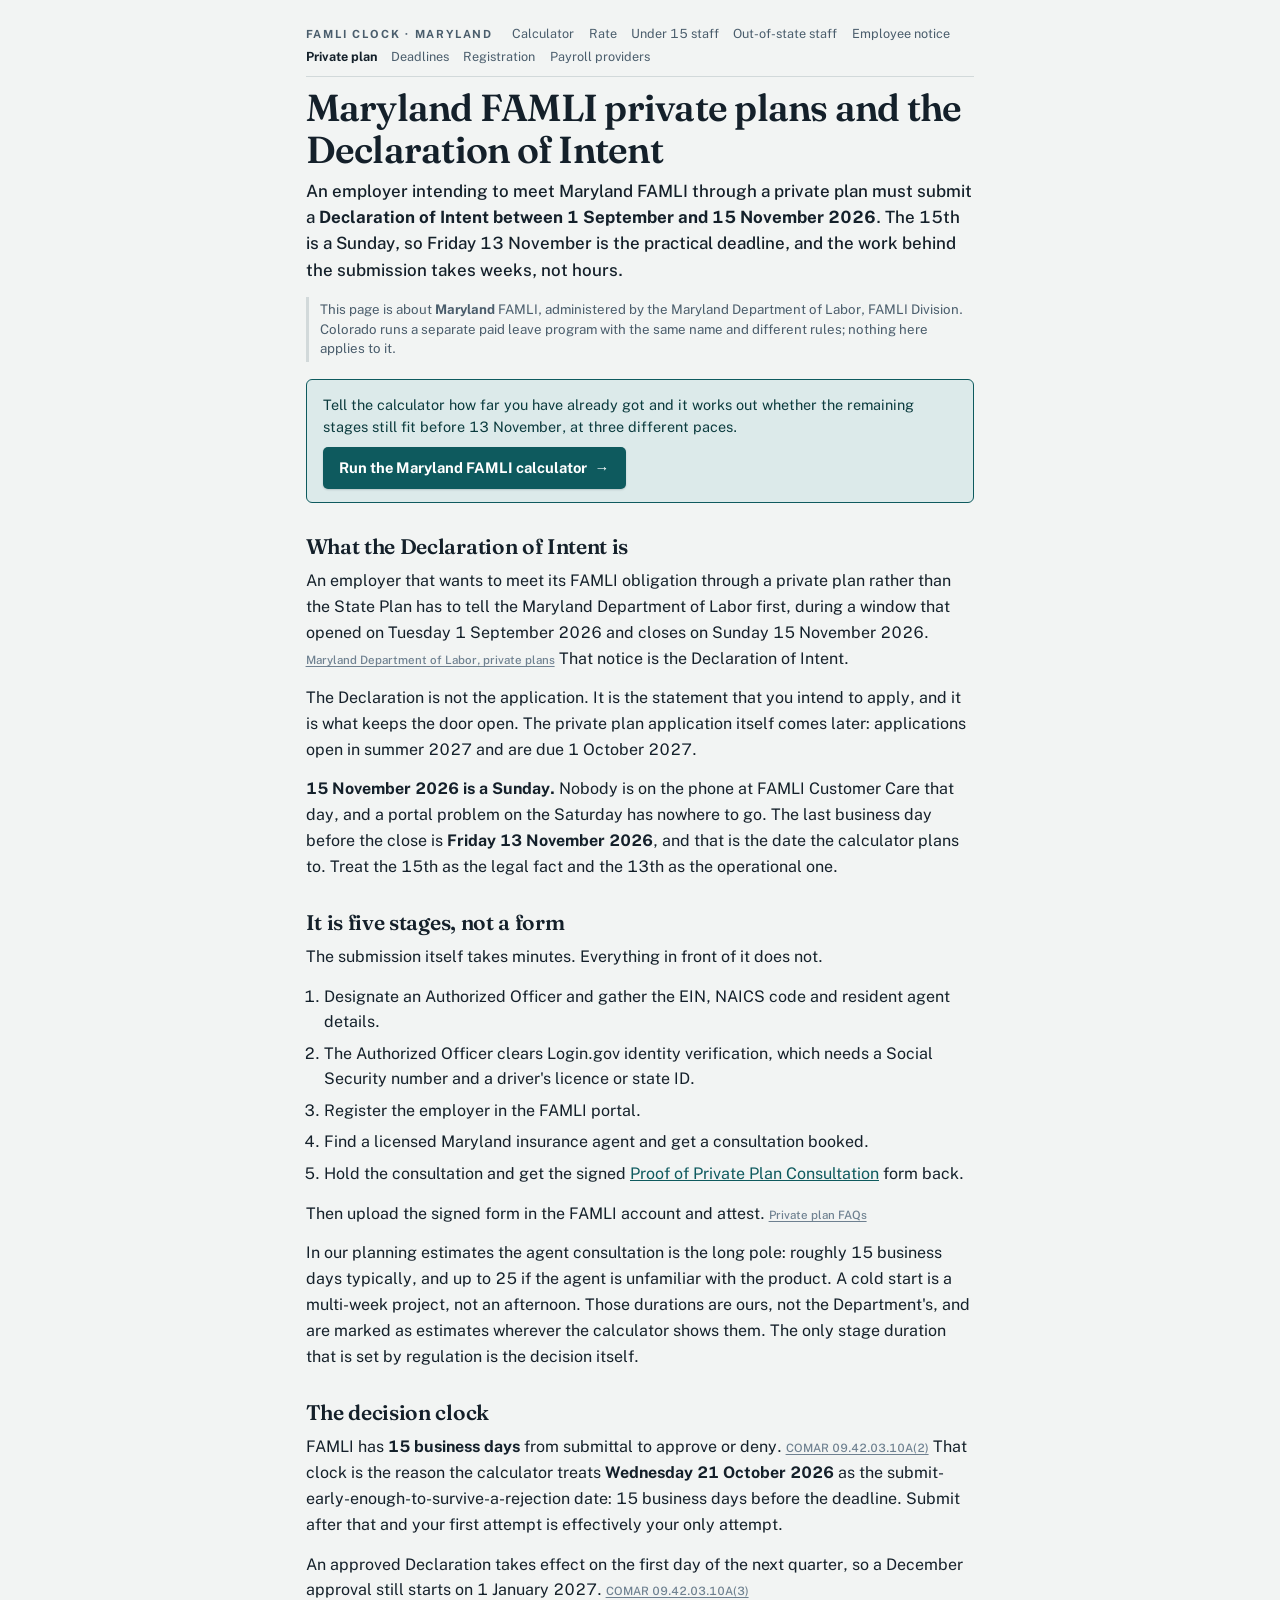
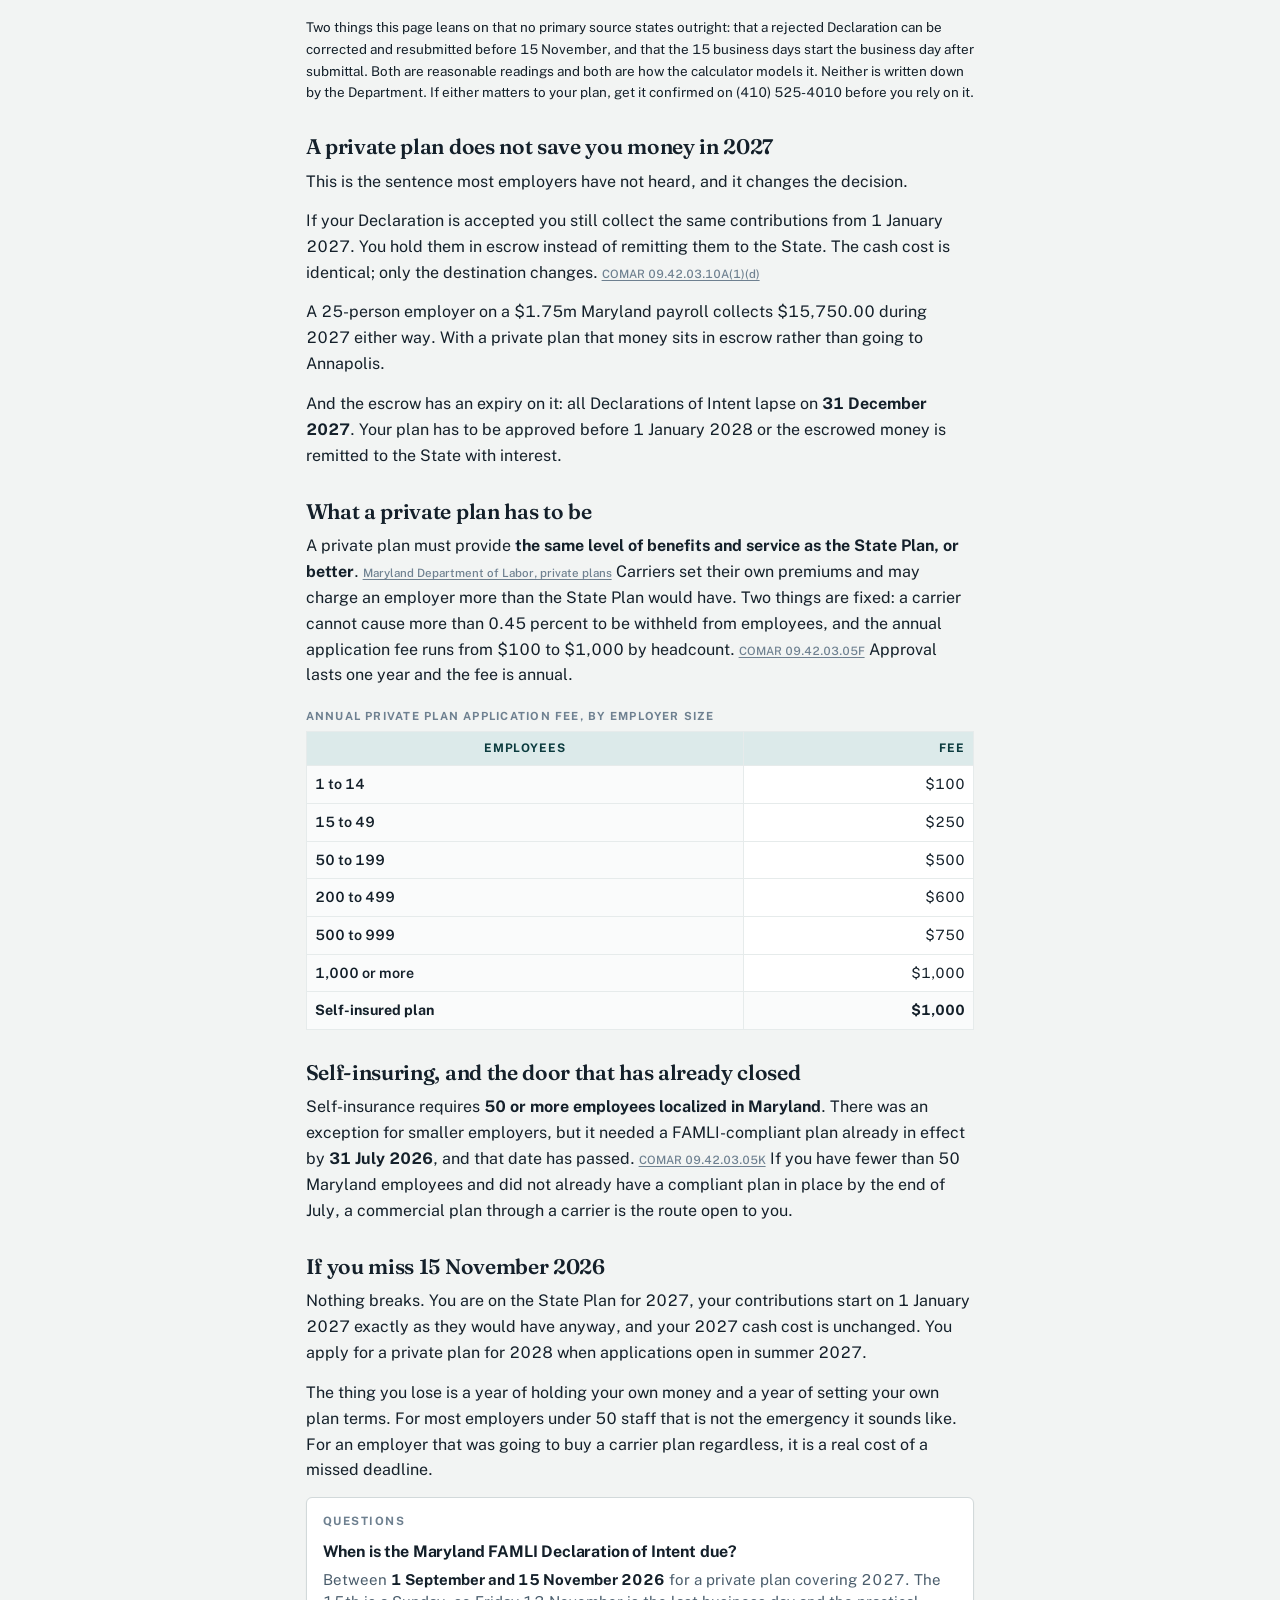
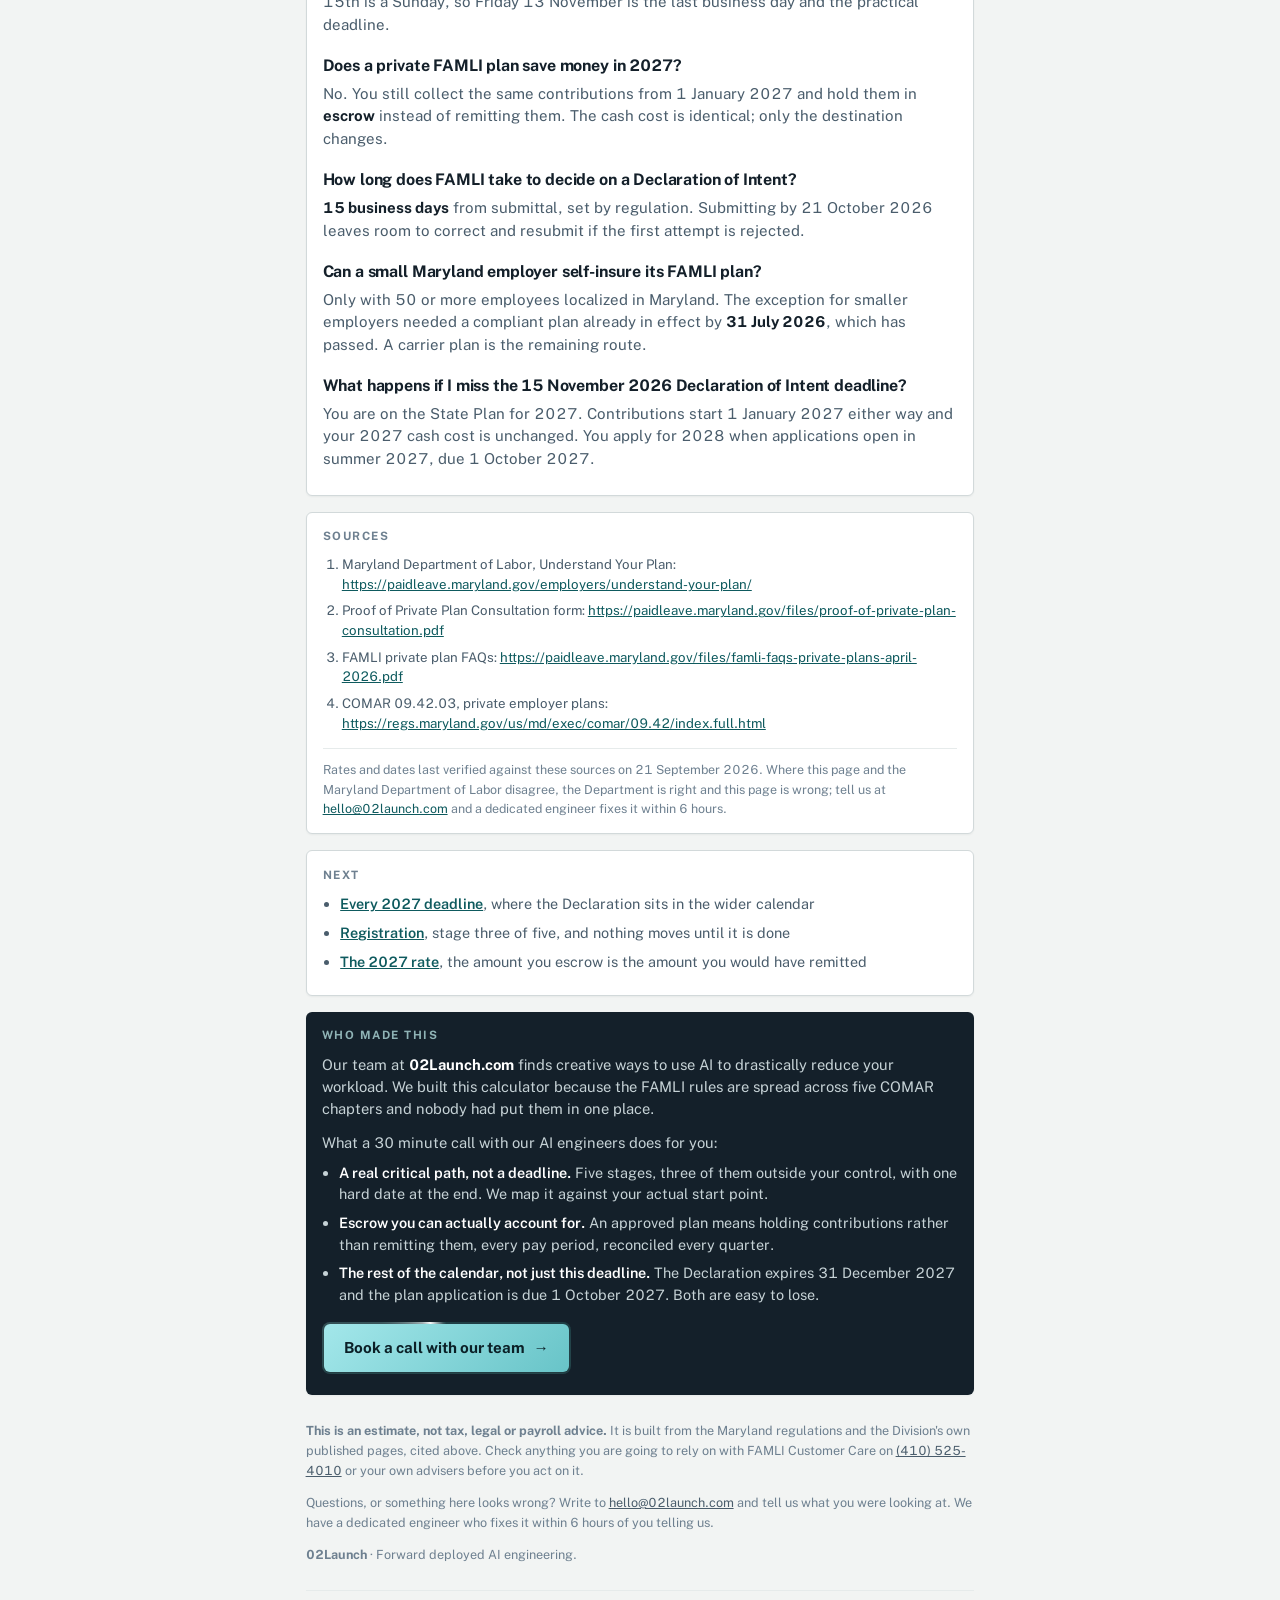
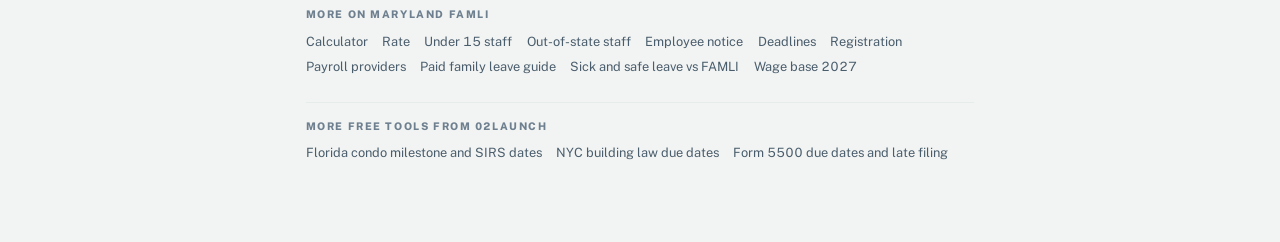
<file: private-plan-declaration-of-intent.html>
<!DOCTYPE html>
<html lang="en">
<head>
<meta charset="utf-8">
<meta name="viewport" content="width=device-width, initial-scale=1">
<title>Maryland FAMLI Private Plan: The Declaration of Intent and the 15 November Deadline</title>
<meta name="description" content="Maryland employers intending to use a private FAMLI plan must file a Declaration of Intent between 1 September and 15 November 2026. What it takes, how long each stage runs, and why it does not cut your 2027 cost.">
<meta name="robots" content="index,follow,max-snippet:-1,max-image-preview:large">
<link rel="canonical" href="https://www.famliclock.com/private-plan-declaration-of-intent">
<meta name="author" content="02Launch">
<script>
(function(){
  if (location.protocol === 'file:') { return; }
  (function(c,l,a,r,i,t,y){
    c[a]=c[a]||function(){(c[a].q=c[a].q||[]).push(arguments)};
    t=l.createElement(r);t.async=1;t.src="https://www.clarity.ms/tag/"+i;
    y=l.getElementsByTagName(r)[0];y.parentNode.insertBefore(t,y);
  })(window, document, "clarity", "script", "yatz1z728u");
})();
</script>
<meta property="og:type" content="article">
<meta property="og:site_name" content="FAMLI Clock">
<meta property="og:url" content="https://www.famliclock.com/private-plan-declaration-of-intent">
<meta property="og:title" content="Maryland FAMLI Private Plan: The Declaration of Intent and the 15 November Deadline">
<meta property="og:description" content="The Declaration of Intent window runs 1 September to 15 November 2026. It is five stages, not a form, and an approved private plan does not reduce your 2027 cash cost.">
<meta property="og:locale" content="en_US">
<meta name="twitter:card" content="summary">
<meta name="twitter:title" content="Maryland FAMLI Private Plan: The Declaration of Intent and the 15 November Deadline">
<meta name="twitter:description" content="The Declaration of Intent window runs 1 September to 15 November 2026. It is five stages, not a form, and an approved private plan does not reduce your 2027 cash cost.">
<meta name="theme-color" content="#0E5A5E">
<script type="application/ld+json">{"@context":"https://schema.org","@graph":[{"@type":"WebPage","@id":"https://www.famliclock.com/private-plan-declaration-of-intent","url":"https://www.famliclock.com/private-plan-declaration-of-intent","name":"Maryland FAMLI Private Plan: The Declaration of Intent and the 15 November Deadline","description":"Maryland employers intending to use a private FAMLI plan must file a Declaration of Intent between 1 September and 15 November 2026. What it takes, how long each stage runs, and why it does not cut your 2027 cost.","inLanguage":"en-US","isPartOf":{"@type":"WebSite","name":"Maryland FAMLI Clock","url":"https://www.famliclock.com/"},"about":{"@type":"GovernmentService","name":"Maryland Family and Medical Leave Insurance (FAMLI)","provider":{"@type":"GovernmentOrganization","name":"Maryland Department of Labor, FAMLI Division","url":"https://paidleave.maryland.gov/"},"areaServed":{"@type":"State","name":"Maryland"}},"publisher":{"@type":"Organization","name":"02Launch","url":"https://02launch.com"},"dateModified":"2026-09-21"},{"@type":"BreadcrumbList","itemListElement":[{"@type":"ListItem","position":1,"name":"Maryland FAMLI Clock","item":"https://www.famliclock.com/"},{"@type":"ListItem","position":2,"name":"Private plan and Declaration of Intent","item":"https://www.famliclock.com/private-plan-declaration-of-intent"}]},{"@type":"FAQPage","mainEntity":[{"@type":"Question","name":"When is the Maryland FAMLI Declaration of Intent due?","acceptedAnswer":{"@type":"Answer","text":"Between 1 September and 15 November 2026 for a private plan covering 2027. 15 November 2026 is a Sunday, so Friday 13 November is the last business day before the close and the practical deadline."}},{"@type":"Question","name":"Does a private FAMLI plan save money in 2027?","acceptedAnswer":{"@type":"Answer","text":"No. If the Declaration is accepted the employer still collects the same contributions from 1 January 2027 and holds them in escrow instead of remitting them to the State. The cash cost is identical; only the destination changes."}},{"@type":"Question","name":"How long does FAMLI take to decide on a Declaration of Intent?","acceptedAnswer":{"@type":"Answer","text":"15 business days from submittal, set by regulation. Submitting 15 business days before the deadline, which is 21 October 2026, leaves room to correct and resubmit if the first attempt is rejected."}},{"@type":"Question","name":"Can a small Maryland employer self-insure its FAMLI plan?","acceptedAnswer":{"@type":"Answer","text":"Self-insurance requires 50 or more employees localized in Maryland. An exception for smaller employers required a FAMLI-compliant plan already in effect by 31 July 2026, which has passed. A commercial plan through a carrier is the remaining route."}},{"@type":"Question","name":"What happens if I miss the 15 November 2026 Declaration of Intent deadline?","acceptedAnswer":{"@type":"Answer","text":"You are on the State Plan for 2027. Contributions start 1 January 2027 either way and the 2027 cash cost is unchanged. You apply for a private plan for 2028 when applications open in summer 2027, due 1 October 2027."}}]}]}</script>
<link rel="preconnect" href="https://fonts.googleapis.com">
<link rel="preconnect" href="https://fonts.gstatic.com" crossorigin>
<link href="https://fonts.googleapis.com/css2?family=Fraunces:opsz,wght@9..144,400;9..144,600&family=Public+Sans:wght@400;500;600;700&display=swap" rel="stylesheet">
<link rel="stylesheet" href="/famli_pages.css">
<script src="https://analytics.ahrefs.com/analytics.js" data-key="oOSJldyregDxbAn03iVjpw" async></script>
</head>
<body>
<div class="wrap">
<header class="mast">
<nav class="topbar" aria-label="FAMLI Clock pages">
<a class="home" href="/">FAMLI Clock &middot; Maryland</a>
<a class="nl" href="/">Calculator</a>
<a class="nl" href="/contribution-rate-2027">Rate</a>
<a class="nl" href="/small-employer">Under 15 staff</a>
<a class="nl" href="/out-of-state-employees">Out-of-state staff</a>
<a class="nl" href="/employee-notice">Employee notice</a>
<a class="nl" href="/private-plan-declaration-of-intent" aria-current="page">Private plan</a>
<a class="nl" href="/deadlines-2027">Deadlines</a>
<a class="nl" href="/registration">Registration</a>
<a class="nl" href="/payroll-providers">Payroll providers</a>
</nav>
</header>

<h1>Maryland FAMLI private plans and the Declaration of Intent</h1>
<p class="lede">An employer intending to meet Maryland FAMLI through a private plan must submit a <b>Declaration of Intent between 1 September and 15 November 2026</b>. The 15th is a Sunday, so Friday 13 November is the practical deadline, and the work behind the submission takes weeks, not hours.</p>
<p class="disambig">This page is about <b>Maryland</b> FAMLI, administered by the Maryland Department of Labor, FAMLI Division. Colorado runs a separate paid leave program with the same name and different rules; nothing here applies to it.</p>

<div class="toolcard"><p>Tell the calculator how far you have already got and it works out whether the remaining stages still fit before 13 November, at three different paces.</p><p><a class="run" href="/">Run the Maryland FAMLI calculator <span class="arr" aria-hidden="true">&rarr;</span></a></p></div>

<div class="prose">

<h2>What the Declaration of Intent is</h2>
<p>An employer that wants to meet its FAMLI obligation through a private plan rather than the
State Plan has to tell the Maryland Department of Labor first, during a window that opened on
Tuesday 1 September 2026 and closes on Sunday 15 November 2026. <span class="src"><a href="https://paidleave.maryland.gov/employers/understand-your-plan/" target="_blank" rel="noopener">Maryland Department of Labor, private plans</a></span> That notice is the
Declaration of Intent.</p>
<p>The Declaration is not the application. It is the statement that you intend to apply, and
it is what keeps the door open. The private plan application itself comes later: applications
open in summer 2027 and are due 1 October 2027.</p>
<p><b>15 November 2026 is a Sunday.</b> Nobody is on the phone at FAMLI Customer Care that day,
and a portal problem on the Saturday has nowhere to go. The last business day before the close
is <b>Friday 13 November 2026</b>, and that is the date the calculator plans to. Treat the 15th
as the legal fact and the 13th as the operational one.</p>

<h2>It is five stages, not a form</h2>
<p>The submission itself takes minutes. Everything in front of it does not.</p>
<ol>
<li>Designate an Authorized Officer and gather the EIN, NAICS code and resident agent
details.</li>
<li>The Authorized Officer clears Login.gov identity verification, which needs a Social
Security number and a driver's licence or state ID.</li>
<li>Register the employer in the FAMLI portal.</li>
<li>Find a licensed Maryland insurance agent and get a consultation booked.</li>
<li>Hold the consultation and get the signed <a href="https://paidleave.maryland.gov/files/proof-of-private-plan-consultation.pdf" target="_blank"
rel="noopener">Proof of Private Plan Consultation</a> form back.</li>
</ol>
<p>Then upload the signed form in the FAMLI account and attest. <span class="src"><a href="https://paidleave.maryland.gov/files/famli-faqs-private-plans-april-2026.pdf" target="_blank" rel="noopener">Private plan FAQs</a></span></p>
<p>In our planning estimates the agent consultation is the long pole: roughly 15 business days
typically, and up to 25 if the agent is unfamiliar with the product. A cold start is a
multi-week project, not an afternoon. Those durations are ours, not the Department's, and are
marked as estimates wherever the calculator shows them. The only stage duration that is set by
regulation is the decision itself.</p>

<h2>The decision clock</h2>
<p>FAMLI has <b>15 business days</b> from submittal to approve or deny. <span class="src"><a href="https://regs.maryland.gov/us/md/exec/comar/09.42/index.full.html" target="_blank" rel="noopener">COMAR 09.42.03.10A(2)</a></span> That
clock is the reason the calculator treats <b>Wednesday 21 October 2026</b> as the
submit-early-enough-to-survive-a-rejection date: 15 business days before the deadline. Submit
after that and your first attempt is effectively your only attempt.</p>
<p>An approved Declaration takes effect on the first day of the next quarter, so a December
approval still starts on 1 January 2027. <span class="src"><a href="https://regs.maryland.gov/us/md/exec/comar/09.42/index.full.html" target="_blank" rel="noopener">COMAR 09.42.03.10A(3)</a></span></p>
<p class="note">Two things this page leans on that no primary source states outright: that a
rejected Declaration can be corrected and resubmitted before 15 November, and that the 15
business days start the business day after submittal. Both are reasonable readings and both
are how the calculator models it. Neither is written down by the Department. If either matters
to your plan, get it confirmed on (410) 525-4010 before you rely on it.</p>

<h2>A private plan does not save you money in 2027</h2>
<p>This is the sentence most employers have not heard, and it changes the decision.</p>
<p>If your Declaration is accepted you still collect the same contributions from 1 January
2027. You hold them in escrow instead of remitting them to the State. The cash cost is
identical; only the destination changes. <span class="src"><a href="https://regs.maryland.gov/us/md/exec/comar/09.42/index.full.html" target="_blank" rel="noopener">COMAR 09.42.03.10A(1)(d)</a></span></p>
<p>A 25-person employer on a $1.75m Maryland payroll collects $15,750.00 during 2027 either
way. With a private plan that money sits in escrow rather than going to Annapolis.</p>
<p>And the escrow has an expiry on it: all Declarations of Intent lapse on <b>31 December
2027</b>. Your plan has to be approved before 1 January 2028 or the escrowed money is remitted
to the State with interest.</p>

<h2>What a private plan has to be</h2>
<p>A private plan must provide <b>the same level of benefits and service as the State Plan, or
better</b>. <span class="src"><a href="https://paidleave.maryland.gov/employers/understand-your-plan/" target="_blank" rel="noopener">Maryland Department of Labor, private plans</a></span> Carriers set their own premiums and may charge an employer more than
the State Plan would have. Two things are fixed: a carrier cannot cause more than 0.45 percent
to be withheld from employees, and the annual application fee runs from $100 to $1,000 by
headcount. <span class="src"><a href="https://regs.maryland.gov/us/md/exec/comar/09.42/index.full.html" target="_blank" rel="noopener">COMAR 09.42.03.05F</a></span> Approval lasts one year and the fee is annual.</p>
<div class="tblwrap">
<table class="tbl">
<caption>Annual private plan application fee, by employer size</caption>
<thead><tr><th>Employees</th><th class="num">Fee</th></tr></thead>
<tbody>
<tr><th>1 to 14</th><td class="num">$100</td></tr>
<tr><th>15 to 49</th><td class="num">$250</td></tr>
<tr><th>50 to 199</th><td class="num">$500</td></tr>
<tr><th>200 to 499</th><td class="num">$600</td></tr>
<tr><th>500 to 999</th><td class="num">$750</td></tr>
<tr><th>1,000 or more</th><td class="num">$1,000</td></tr>
<tr class="total"><th>Self-insured plan</th><td class="num">$1,000</td></tr>
</tbody>
</table>
</div>

<h2>Self-insuring, and the door that has already closed</h2>
<p>Self-insurance requires <b>50 or more employees localized in Maryland</b>. There was an
exception for smaller employers, but it needed a FAMLI-compliant plan already in effect by
<b>31 July 2026</b>, and that date has passed. <span class="src"><a href="https://regs.maryland.gov/us/md/exec/comar/09.42/index.full.html" target="_blank" rel="noopener">COMAR 09.42.03.05K</a></span> If you have fewer than 50 Maryland
employees and did not already have a compliant plan in place by the end of July, a commercial
plan through a carrier is the route open to you.</p>

<h2>If you miss 15 November 2026</h2>
<p>Nothing breaks. You are on the State Plan for 2027, your contributions start on 1 January
2027 exactly as they would have anyway, and your 2027 cash cost is unchanged. You apply for a
private plan for 2028 when applications open in summer 2027.</p>
<p>The thing you lose is a year of holding your own money and a year of setting your own plan
terms. For most employers under 50 staff that is not the emergency it sounds like. For an
employer that was going to buy a carrier plan regardless, it is a real cost of a missed
deadline.</p>

</div>

<div class="card faq"><h2>Questions</h2><h3>When is the Maryland FAMLI Declaration of Intent due?</h3><p>Between <b>1 September and 15 November 2026</b> for a private plan covering 2027. The 15th is a Sunday, so Friday 13 November is the last business day and the practical deadline.</p><h3>Does a private FAMLI plan save money in 2027?</h3><p>No. You still collect the same contributions from 1 January 2027 and hold them in <b>escrow</b> instead of remitting them. The cash cost is identical; only the destination changes.</p><h3>How long does FAMLI take to decide on a Declaration of Intent?</h3><p><b>15 business days</b> from submittal, set by regulation. Submitting by 21 October 2026 leaves room to correct and resubmit if the first attempt is rejected.</p><h3>Can a small Maryland employer self-insure its FAMLI plan?</h3><p>Only with 50 or more employees localized in Maryland. The exception for smaller employers needed a compliant plan already in effect by <b>31 July 2026</b>, which has passed. A carrier plan is the remaining route.</p><h3>What happens if I miss the 15 November 2026 Declaration of Intent deadline?</h3><p>You are on the State Plan for 2027. Contributions start 1 January 2027 either way and your 2027 cash cost is unchanged. You apply for 2028 when applications open in summer 2027, due 1 October 2027.</p></div>

<div class="card sources"><h2>Sources</h2><ol><li>Maryland Department of Labor, Understand Your Plan: <a href="https://paidleave.maryland.gov/employers/understand-your-plan/" target="_blank" rel="noopener">https://paidleave.maryland.gov/employers/understand-your-plan/</a></li><li>Proof of Private Plan Consultation form: <a href="https://paidleave.maryland.gov/files/proof-of-private-plan-consultation.pdf" target="_blank" rel="noopener">https://paidleave.maryland.gov/files/proof-of-private-plan-consultation.pdf</a></li><li>FAMLI private plan FAQs: <a href="https://paidleave.maryland.gov/files/famli-faqs-private-plans-april-2026.pdf" target="_blank" rel="noopener">https://paidleave.maryland.gov/files/famli-faqs-private-plans-april-2026.pdf</a></li><li>COMAR 09.42.03, private employer plans: <a href="https://regs.maryland.gov/us/md/exec/comar/09.42/index.full.html" target="_blank" rel="noopener">https://regs.maryland.gov/us/md/exec/comar/09.42/index.full.html</a></li></ol><p class="verified">Rates and dates last verified against these sources on 21 September 2026. Where this page and the Maryland Department of Labor disagree, the Department is right and this page is wrong; tell us at <a href="mailto:hello@02launch.com?subject=FAMLI%20Clock%3A%20this%20looks%20wrong">hello@02launch.com</a> and a dedicated engineer fixes it within 6 hours.</p></div>

<div class="card related"><h2>Next</h2><ul><li><a href="/deadlines-2027">Every 2027 deadline</a>, where the Declaration sits in the wider calendar</li><li><a href="/registration">Registration</a>, stage three of five, and nothing moves until it is done</li><li><a href="/contribution-rate-2027">The 2027 rate</a>, the amount you escrow is the amount you would have remitted</li></ul></div>

<div class="card cta"><h2>Who made this</h2><p>Our team at <b style="color:#fff">02Launch.com</b> finds creative ways to use AI to drastically reduce your workload. We built this calculator because the FAMLI rules are spread across five COMAR chapters and nobody had put them in one place.</p><p style="margin-bottom:.5rem">What a 30 minute call with our AI engineers does for you:</p><ul><li><b>A real critical path, not a deadline.</b> Five stages, three of them outside your control, with one hard date at the end. We map it against your actual start point.</li><li><b>Escrow you can actually account for.</b> An approved plan means holding contributions rather than remitting them, every pay period, reconciled every quarter.</li><li><b>The rest of the calendar, not just this deadline.</b> The Declaration expires 31 December 2027 and the plan application is due 1 October 2027. Both are easy to lose.</li></ul><p style="margin-bottom:0"><span class="bookwrap"><a class="book" href="https://calendly.com/ahmed-asif1/30min" target="_blank" rel="noopener">Book a call with our team <span class="arr" aria-hidden="true">&rarr;</span></a></span></p></div>

<footer class="foot"><p><b>This is an estimate, not tax, legal or payroll advice.</b> It is built from the Maryland regulations and the Division's own published pages, cited above. Check anything you are going to rely on with FAMLI Customer Care on <a href="tel:+14105254010">(410) 525-4010</a> or your own advisers before you act on it.</p><p>Questions, or something here looks wrong? Write to <!--email_off--><a href="mailto:hello@02launch.com?subject=FAMLI%20Clock%3A%20this%20looks%20wrong">hello@02launch.com</a><!--/email_off--> and tell us what you were looking at. We have a dedicated engineer who fixes it within 6 hours of you telling us.</p><p style="margin-bottom:0"><b>02Launch</b> &middot; Forward deployed AI engineering.</p></footer>

<div class="footmap"><div class="fmcap">More on Maryland FAMLI</div><ul><li><a href="/">Calculator</a></li><li><a href="/contribution-rate-2027">Rate</a></li><li><a href="/small-employer">Under 15 staff</a></li><li><a href="/out-of-state-employees">Out-of-state staff</a></li><li><a href="/employee-notice">Employee notice</a></li><li><a href="/deadlines-2027">Deadlines</a></li><li><a href="/registration">Registration</a></li><li><a href="/payroll-providers">Payroll providers</a></li><li><a href="/maryland-paid-family-leave">Paid family leave guide</a></li><li><a href="/sick-and-safe-leave-vs-famli">Sick and safe leave vs FAMLI</a></li><li><a href="/social-security-wage-base-2027">Wage base 2027</a></li></ul></div><div class="footmap"><div class="fmcap">More free tools from 02Launch</div><ul><li><a href="https://www.flcomplianceclock.com/">Florida condo milestone and SIRS dates</a></li><li><a href="https://www.nycclock.com/">NYC building law due dates</a></li><li><a href="https://www.form5500clock.com/">Form 5500 due dates and late filing</a></li></ul></div>
</div>
</body>
</html>
</file>
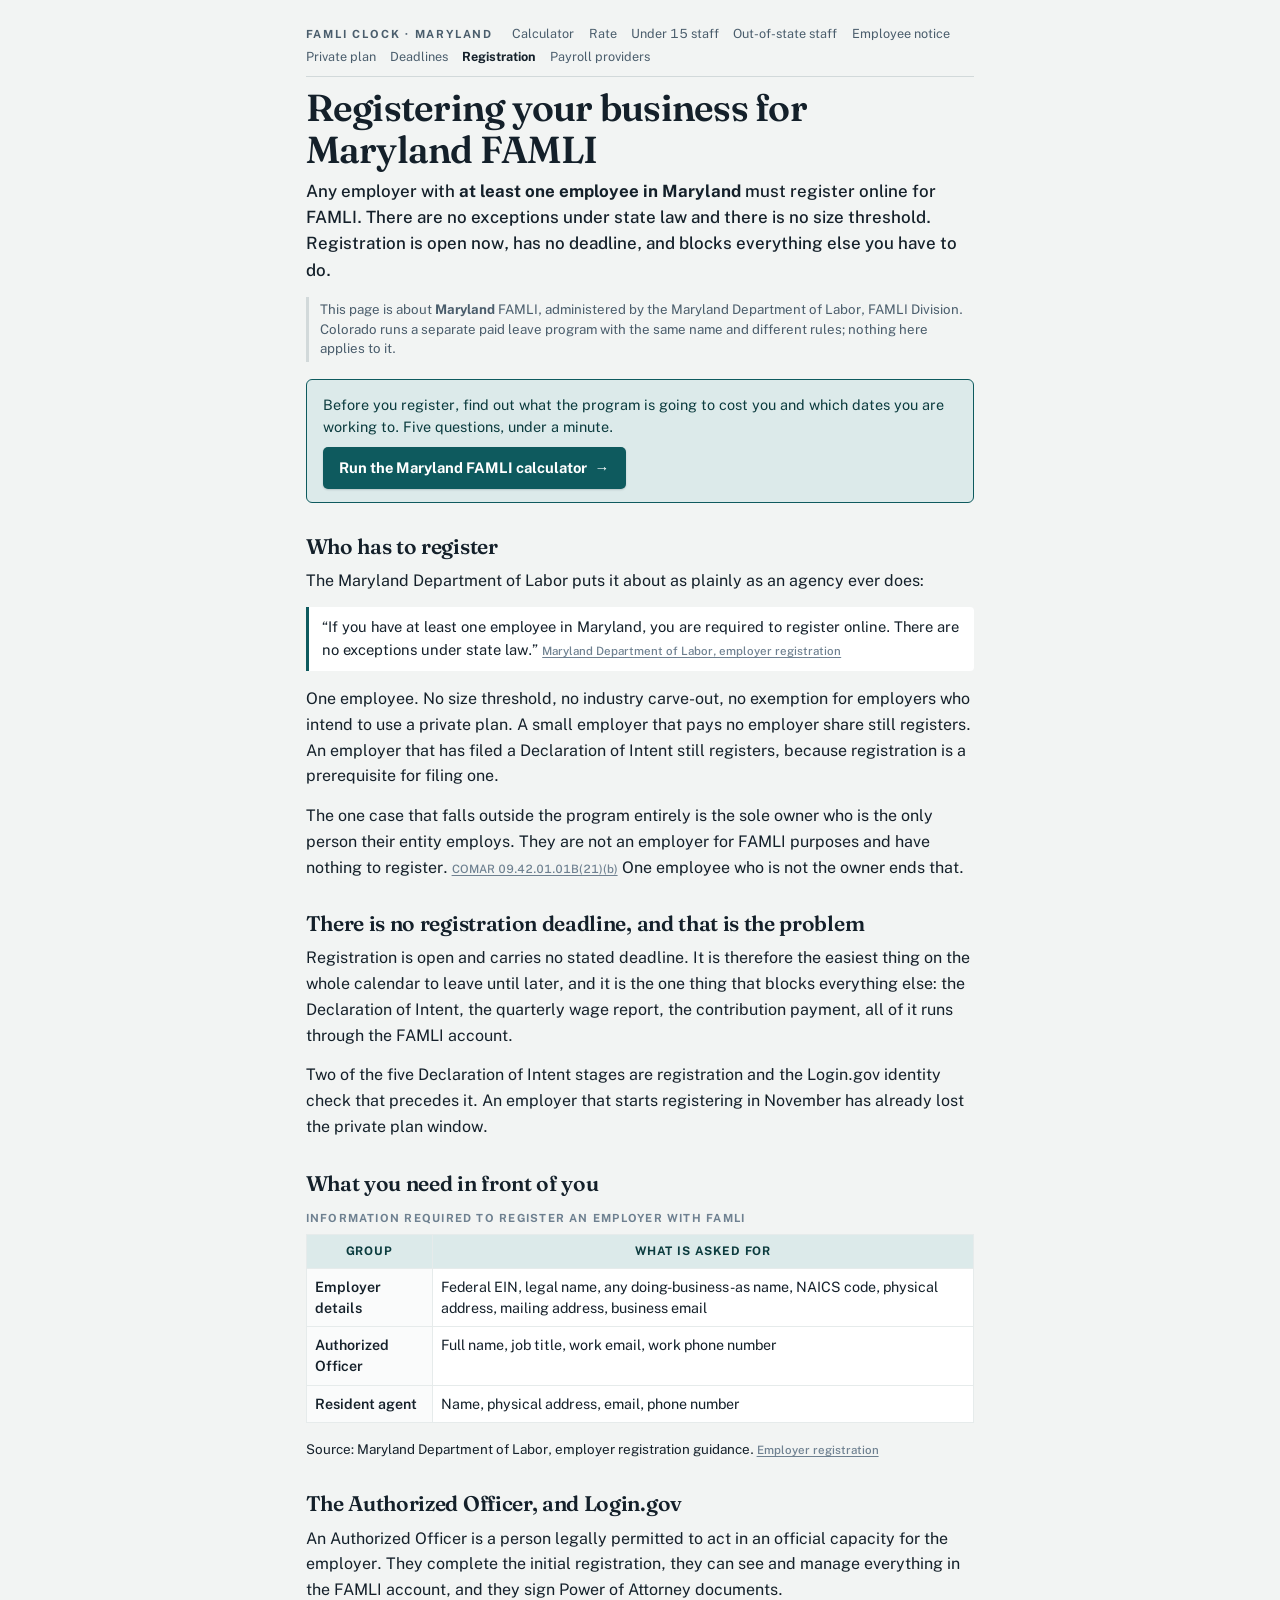
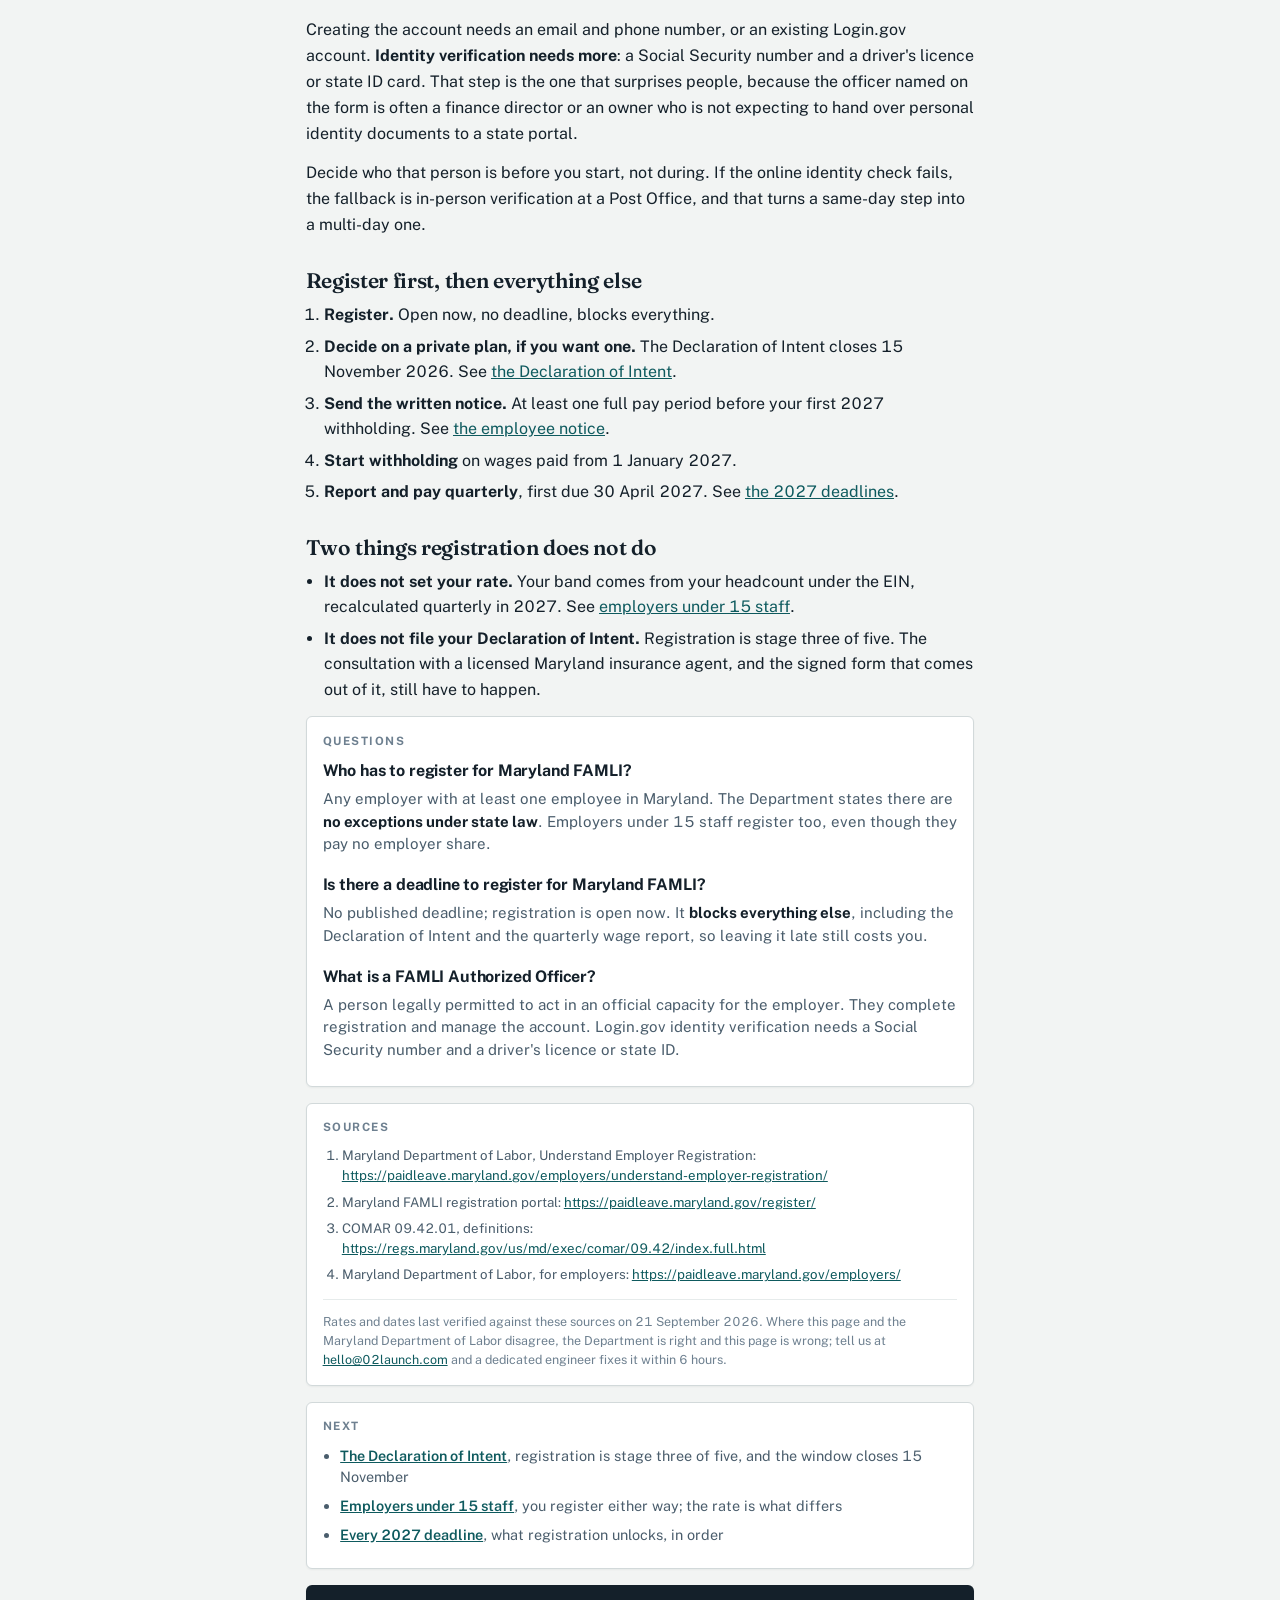
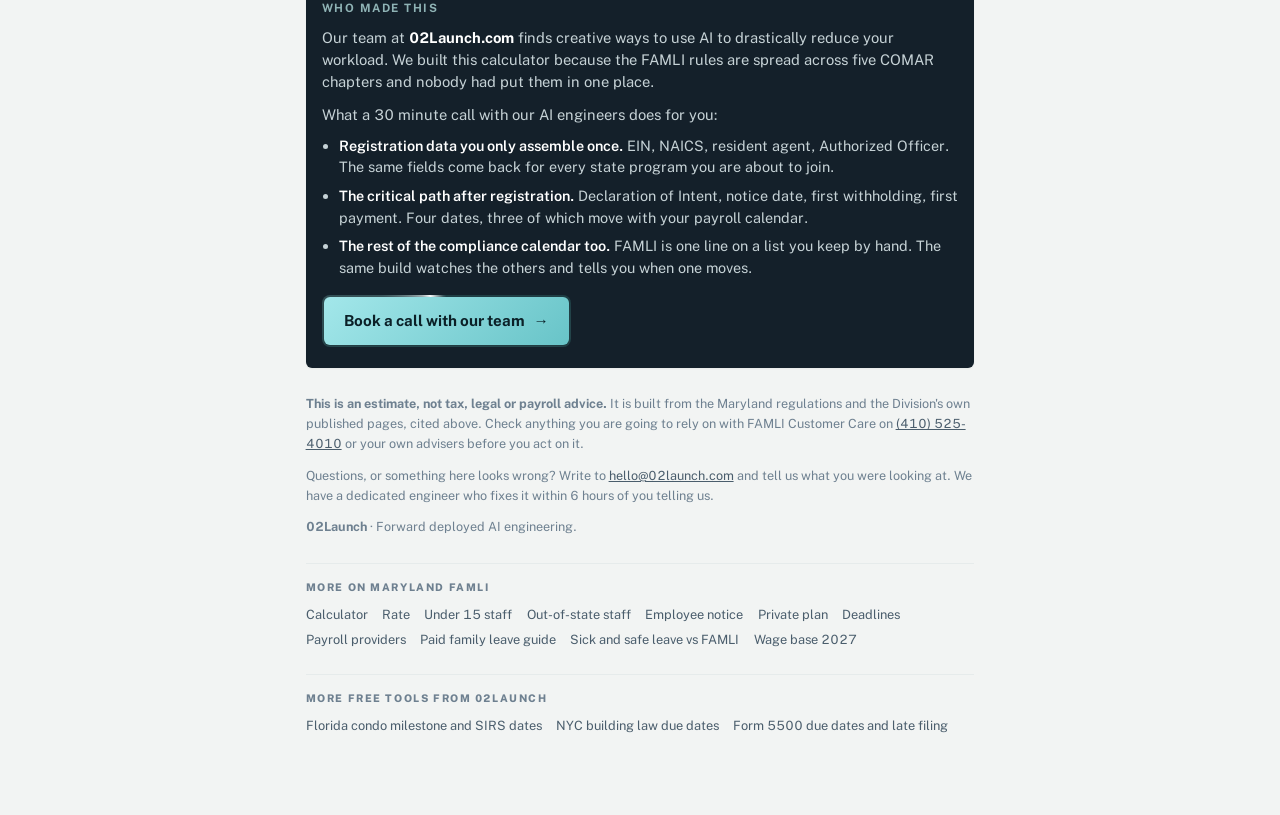
<file: registration.html>
<!DOCTYPE html>
<html lang="en">
<head>
<meta charset="utf-8">
<meta name="viewport" content="width=device-width, initial-scale=1">
<title>Maryland FAMLI Employer Registration: Who Must Register and How</title>
<meta name="description" content="Every Maryland employer with at least one employee must register for FAMLI, with no exceptions under state law. What information you need, who the Authorized Officer is, and why the Login.gov step catches people out.">
<meta name="robots" content="index,follow,max-snippet:-1,max-image-preview:large">
<link rel="canonical" href="https://www.famliclock.com/registration">
<meta name="author" content="02Launch">
<script>
(function(){
  if (location.protocol === 'file:') { return; }
  (function(c,l,a,r,i,t,y){
    c[a]=c[a]||function(){(c[a].q=c[a].q||[]).push(arguments)};
    t=l.createElement(r);t.async=1;t.src="https://www.clarity.ms/tag/"+i;
    y=l.getElementsByTagName(r)[0];y.parentNode.insertBefore(t,y);
  })(window, document, "clarity", "script", "yatz1z728u");
})();
</script>
<meta property="og:type" content="article">
<meta property="og:site_name" content="FAMLI Clock">
<meta property="og:url" content="https://www.famliclock.com/registration">
<meta property="og:title" content="Maryland FAMLI Employer Registration: Who Must Register and How">
<meta property="og:description" content="One Maryland employee means you register. No size threshold, no exceptions. What to have ready, and the identity check that turns a same-day job into a week.">
<meta property="og:locale" content="en_US">
<meta name="twitter:card" content="summary">
<meta name="twitter:title" content="Maryland FAMLI Employer Registration: Who Must Register and How">
<meta name="twitter:description" content="One Maryland employee means you register. No size threshold, no exceptions. What to have ready, and the identity check that turns a same-day job into a week.">
<meta name="theme-color" content="#0E5A5E">
<script type="application/ld+json">{"@context":"https://schema.org","@graph":[{"@type":"WebPage","@id":"https://www.famliclock.com/registration","url":"https://www.famliclock.com/registration","name":"Maryland FAMLI Employer Registration: Who Must Register and How","description":"Every Maryland employer with at least one employee must register for FAMLI, with no exceptions under state law. What information you need, who the Authorized Officer is, and why the Login.gov step catches people out.","inLanguage":"en-US","isPartOf":{"@type":"WebSite","name":"Maryland FAMLI Clock","url":"https://www.famliclock.com/"},"about":{"@type":"GovernmentService","name":"Maryland Family and Medical Leave Insurance (FAMLI)","provider":{"@type":"GovernmentOrganization","name":"Maryland Department of Labor, FAMLI Division","url":"https://paidleave.maryland.gov/"},"areaServed":{"@type":"State","name":"Maryland"}},"publisher":{"@type":"Organization","name":"02Launch","url":"https://02launch.com"},"dateModified":"2026-09-21"},{"@type":"BreadcrumbList","itemListElement":[{"@type":"ListItem","position":1,"name":"Maryland FAMLI Clock","item":"https://www.famliclock.com/"},{"@type":"ListItem","position":2,"name":"Employer registration","item":"https://www.famliclock.com/registration"}]},{"@type":"FAQPage","mainEntity":[{"@type":"Question","name":"Who has to register for Maryland FAMLI?","acceptedAnswer":{"@type":"Answer","text":"Any employer with at least one employee in Maryland. The Maryland Department of Labor states there are no exceptions under state law. Employers with fewer than 15 staff register too, even though they pay no employer share."}},{"@type":"Question","name":"Is there a deadline to register for Maryland FAMLI?","acceptedAnswer":{"@type":"Answer","text":"No deadline is published. Registration is open now. In practice it blocks everything else, including the Declaration of Intent for a private plan and the quarterly wage report, so leaving it late has consequences even without a stated deadline."}},{"@type":"Question","name":"What is a FAMLI Authorized Officer?","acceptedAnswer":{"@type":"Answer","text":"A person legally permitted to act in an official capacity on behalf of the employer. They complete registration, can view and manage all aspects of the FAMLI account and sign Power of Attorney documents. Identity verification through Login.gov requires a Social Security number and a driver's licence or state ID."}}]}]}</script>
<link rel="preconnect" href="https://fonts.googleapis.com">
<link rel="preconnect" href="https://fonts.gstatic.com" crossorigin>
<link href="https://fonts.googleapis.com/css2?family=Fraunces:opsz,wght@9..144,400;9..144,600&family=Public+Sans:wght@400;500;600;700&display=swap" rel="stylesheet">
<link rel="stylesheet" href="/famli_pages.css">
<script src="https://analytics.ahrefs.com/analytics.js" data-key="oOSJldyregDxbAn03iVjpw" async></script>
</head>
<body>
<div class="wrap">
<header class="mast">
<nav class="topbar" aria-label="FAMLI Clock pages">
<a class="home" href="/">FAMLI Clock &middot; Maryland</a>
<a class="nl" href="/">Calculator</a>
<a class="nl" href="/contribution-rate-2027">Rate</a>
<a class="nl" href="/small-employer">Under 15 staff</a>
<a class="nl" href="/out-of-state-employees">Out-of-state staff</a>
<a class="nl" href="/employee-notice">Employee notice</a>
<a class="nl" href="/private-plan-declaration-of-intent">Private plan</a>
<a class="nl" href="/deadlines-2027">Deadlines</a>
<a class="nl" href="/registration" aria-current="page">Registration</a>
<a class="nl" href="/payroll-providers">Payroll providers</a>
</nav>
</header>

<h1>Registering your business for Maryland FAMLI</h1>
<p class="lede">Any employer with <b>at least one employee in Maryland</b> must register online for FAMLI. There are no exceptions under state law and there is no size threshold. Registration is open now, has no deadline, and blocks everything else you have to do.</p>
<p class="disambig">This page is about <b>Maryland</b> FAMLI, administered by the Maryland Department of Labor, FAMLI Division. Colorado runs a separate paid leave program with the same name and different rules; nothing here applies to it.</p>

<div class="toolcard"><p>Before you register, find out what the program is going to cost you and which dates you are working to. Five questions, under a minute.</p><p><a class="run" href="/">Run the Maryland FAMLI calculator <span class="arr" aria-hidden="true">&rarr;</span></a></p></div>

<div class="prose">

<h2>Who has to register</h2>
<p>The Maryland Department of Labor puts it about as plainly as an agency ever does:</p>
<blockquote><p>&ldquo;If you have at least one employee in Maryland, you are required to
register online. There are no exceptions under state law.&rdquo; <span class="src"><a href="https://paidleave.maryland.gov/employers/understand-employer-registration/" target="_blank" rel="noopener">Maryland Department of Labor, employer registration</a></span></p></blockquote>
<p>One employee. No size threshold, no industry carve-out, no exemption for employers who
intend to use a private plan. A small employer that pays no employer share still registers. An
employer that has filed a Declaration of Intent still registers, because registration is a
prerequisite for filing one.</p>
<p>The one case that falls outside the program entirely is the sole owner who is the only
person their entity employs. They are not an employer for FAMLI purposes and have nothing to
register. <span class="src"><a href="https://regs.maryland.gov/us/md/exec/comar/09.42/index.full.html" target="_blank" rel="noopener">COMAR 09.42.01.01B(21)(b)</a></span> One employee who is not the owner ends that.</p>

<h2>There is no registration deadline, and that is the problem</h2>
<p>Registration is open and carries no stated deadline. It is therefore the easiest thing on
the whole calendar to leave until later, and it is the one thing that blocks everything else:
the Declaration of Intent, the quarterly wage report, the contribution payment, all of it runs
through the FAMLI account.</p>
<p>Two of the five Declaration of Intent stages are registration and the Login.gov identity
check that precedes it. An employer that starts registering in November has already lost the
private plan window.</p>

<h2>What you need in front of you</h2>
<div class="tblwrap">
<table class="tbl">
<caption>Information required to register an employer with FAMLI</caption>
<thead><tr><th>Group</th><th>What is asked for</th></tr></thead>
<tbody>
<tr><th>Employer details</th><td>Federal EIN, legal name, any doing-business-as name, NAICS
code, physical address, mailing address, business email</td></tr>
<tr><th>Authorized Officer</th><td>Full name, job title, work email, work phone number</td></tr>
<tr><th>Resident agent</th><td>Name, physical address, email, phone number</td></tr>
</tbody>
</table>
</div>
<p class="note">Source: Maryland Department of Labor, employer registration guidance. <span class="src"><a href="https://paidleave.maryland.gov/employers/understand-employer-registration/" target="_blank" rel="noopener">Employer registration</a></span></p>

<h2>The Authorized Officer, and Login.gov</h2>
<p>An Authorized Officer is a person legally permitted to act in an official capacity for the
employer. They complete the initial registration, they can see and manage everything in the
FAMLI account, and they sign Power of Attorney documents.</p>
<p>Creating the account needs an email and phone number, or an existing Login.gov account.
<b>Identity verification needs more</b>: a Social Security number and a driver's licence or
state ID card. That step is the one that surprises people, because the officer named on the
form is often a finance director or an owner who is not expecting to hand over personal
identity documents to a state portal.</p>
<p>Decide who that person is before you start, not during. If the online identity check fails,
the fallback is in-person verification at a Post Office, and that turns a same-day step into a
multi-day one.</p>

<h2>Register first, then everything else</h2>
<ol>
<li><b>Register.</b> Open now, no deadline, blocks everything.</li>
<li><b>Decide on a private plan, if you want one.</b> The Declaration of Intent closes 15
November 2026. See <a href="/private-plan-declaration-of-intent">the Declaration of
Intent</a>.</li>
<li><b>Send the written notice.</b> At least one full pay period before your first 2027
withholding. See <a href="/employee-notice">the employee notice</a>.</li>
<li><b>Start withholding</b> on wages paid from 1 January 2027.</li>
<li><b>Report and pay quarterly</b>, first due 30 April 2027. See
<a href="/deadlines-2027">the 2027 deadlines</a>.</li>
</ol>

<h2>Two things registration does not do</h2>
<ul>
<li><b>It does not set your rate.</b> Your band comes from your headcount under the EIN,
recalculated quarterly in 2027. See <a href="/small-employer">employers under 15 staff</a>.</li>
<li><b>It does not file your Declaration of Intent.</b> Registration is stage three of five.
The consultation with a licensed Maryland insurance agent, and the signed form that comes out
of it, still have to happen.</li>
</ul>

</div>

<div class="card faq"><h2>Questions</h2><h3>Who has to register for Maryland FAMLI?</h3><p>Any employer with at least one employee in Maryland. The Department states there are <b>no exceptions under state law</b>. Employers under 15 staff register too, even though they pay no employer share.</p><h3>Is there a deadline to register for Maryland FAMLI?</h3><p>No published deadline; registration is open now. It <b>blocks everything else</b>, including the Declaration of Intent and the quarterly wage report, so leaving it late still costs you.</p><h3>What is a FAMLI Authorized Officer?</h3><p>A person legally permitted to act in an official capacity for the employer. They complete registration and manage the account. Login.gov identity verification needs a Social Security number and a driver's licence or state ID.</p></div>

<div class="card sources"><h2>Sources</h2><ol><li>Maryland Department of Labor, Understand Employer Registration: <a href="https://paidleave.maryland.gov/employers/understand-employer-registration/" target="_blank" rel="noopener">https://paidleave.maryland.gov/employers/understand-employer-registration/</a></li><li>Maryland FAMLI registration portal: <a href="https://paidleave.maryland.gov/register/" target="_blank" rel="noopener">https://paidleave.maryland.gov/register/</a></li><li>COMAR 09.42.01, definitions: <a href="https://regs.maryland.gov/us/md/exec/comar/09.42/index.full.html" target="_blank" rel="noopener">https://regs.maryland.gov/us/md/exec/comar/09.42/index.full.html</a></li><li>Maryland Department of Labor, for employers: <a href="https://paidleave.maryland.gov/employers/" target="_blank" rel="noopener">https://paidleave.maryland.gov/employers/</a></li></ol><p class="verified">Rates and dates last verified against these sources on 21 September 2026. Where this page and the Maryland Department of Labor disagree, the Department is right and this page is wrong; tell us at <a href="mailto:hello@02launch.com?subject=FAMLI%20Clock%3A%20this%20looks%20wrong">hello@02launch.com</a> and a dedicated engineer fixes it within 6 hours.</p></div>

<div class="card related"><h2>Next</h2><ul><li><a href="/private-plan-declaration-of-intent">The Declaration of Intent</a>, registration is stage three of five, and the window closes 15 November</li><li><a href="/small-employer">Employers under 15 staff</a>, you register either way; the rate is what differs</li><li><a href="/deadlines-2027">Every 2027 deadline</a>, what registration unlocks, in order</li></ul></div>

<div class="card cta"><h2>Who made this</h2><p>Our team at <b style="color:#fff">02Launch.com</b> finds creative ways to use AI to drastically reduce your workload. We built this calculator because the FAMLI rules are spread across five COMAR chapters and nobody had put them in one place.</p><p style="margin-bottom:.5rem">What a 30 minute call with our AI engineers does for you:</p><ul><li><b>Registration data you only assemble once.</b> EIN, NAICS, resident agent, Authorized Officer. The same fields come back for every state program you are about to join.</li><li><b>The critical path after registration.</b> Declaration of Intent, notice date, first withholding, first payment. Four dates, three of which move with your payroll calendar.</li><li><b>The rest of the compliance calendar too.</b> FAMLI is one line on a list you keep by hand. The same build watches the others and tells you when one moves.</li></ul><p style="margin-bottom:0"><span class="bookwrap"><a class="book" href="https://calendly.com/ahmed-asif1/30min" target="_blank" rel="noopener">Book a call with our team <span class="arr" aria-hidden="true">&rarr;</span></a></span></p></div>

<footer class="foot"><p><b>This is an estimate, not tax, legal or payroll advice.</b> It is built from the Maryland regulations and the Division's own published pages, cited above. Check anything you are going to rely on with FAMLI Customer Care on <a href="tel:+14105254010">(410) 525-4010</a> or your own advisers before you act on it.</p><p>Questions, or something here looks wrong? Write to <!--email_off--><a href="mailto:hello@02launch.com?subject=FAMLI%20Clock%3A%20this%20looks%20wrong">hello@02launch.com</a><!--/email_off--> and tell us what you were looking at. We have a dedicated engineer who fixes it within 6 hours of you telling us.</p><p style="margin-bottom:0"><b>02Launch</b> &middot; Forward deployed AI engineering.</p></footer>

<div class="footmap"><div class="fmcap">More on Maryland FAMLI</div><ul><li><a href="/">Calculator</a></li><li><a href="/contribution-rate-2027">Rate</a></li><li><a href="/small-employer">Under 15 staff</a></li><li><a href="/out-of-state-employees">Out-of-state staff</a></li><li><a href="/employee-notice">Employee notice</a></li><li><a href="/private-plan-declaration-of-intent">Private plan</a></li><li><a href="/deadlines-2027">Deadlines</a></li><li><a href="/payroll-providers">Payroll providers</a></li><li><a href="/maryland-paid-family-leave">Paid family leave guide</a></li><li><a href="/sick-and-safe-leave-vs-famli">Sick and safe leave vs FAMLI</a></li><li><a href="/social-security-wage-base-2027">Wage base 2027</a></li></ul></div><div class="footmap"><div class="fmcap">More free tools from 02Launch</div><ul><li><a href="https://www.flcomplianceclock.com/">Florida condo milestone and SIRS dates</a></li><li><a href="https://www.nycclock.com/">NYC building law due dates</a></li><li><a href="https://www.form5500clock.com/">Form 5500 due dates and late filing</a></li></ul></div>
</div>
</body>
</html>
</file>
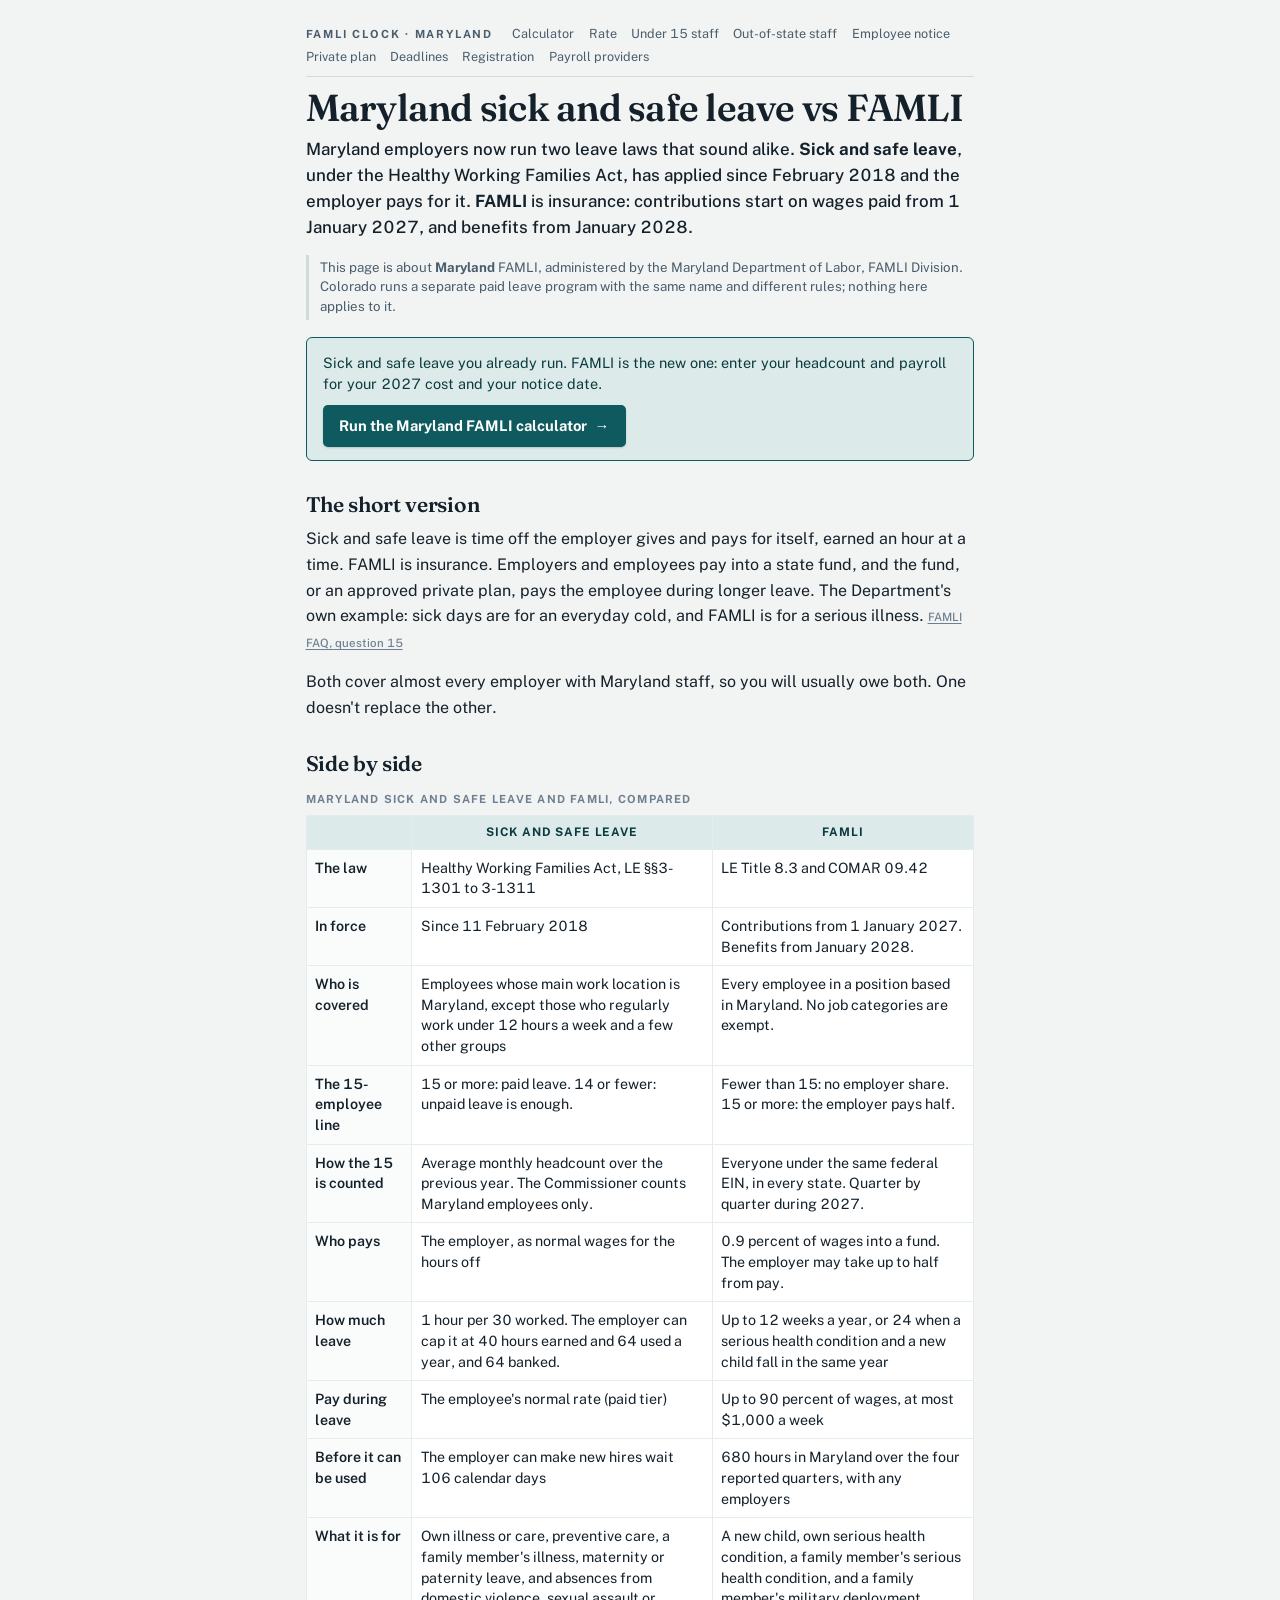
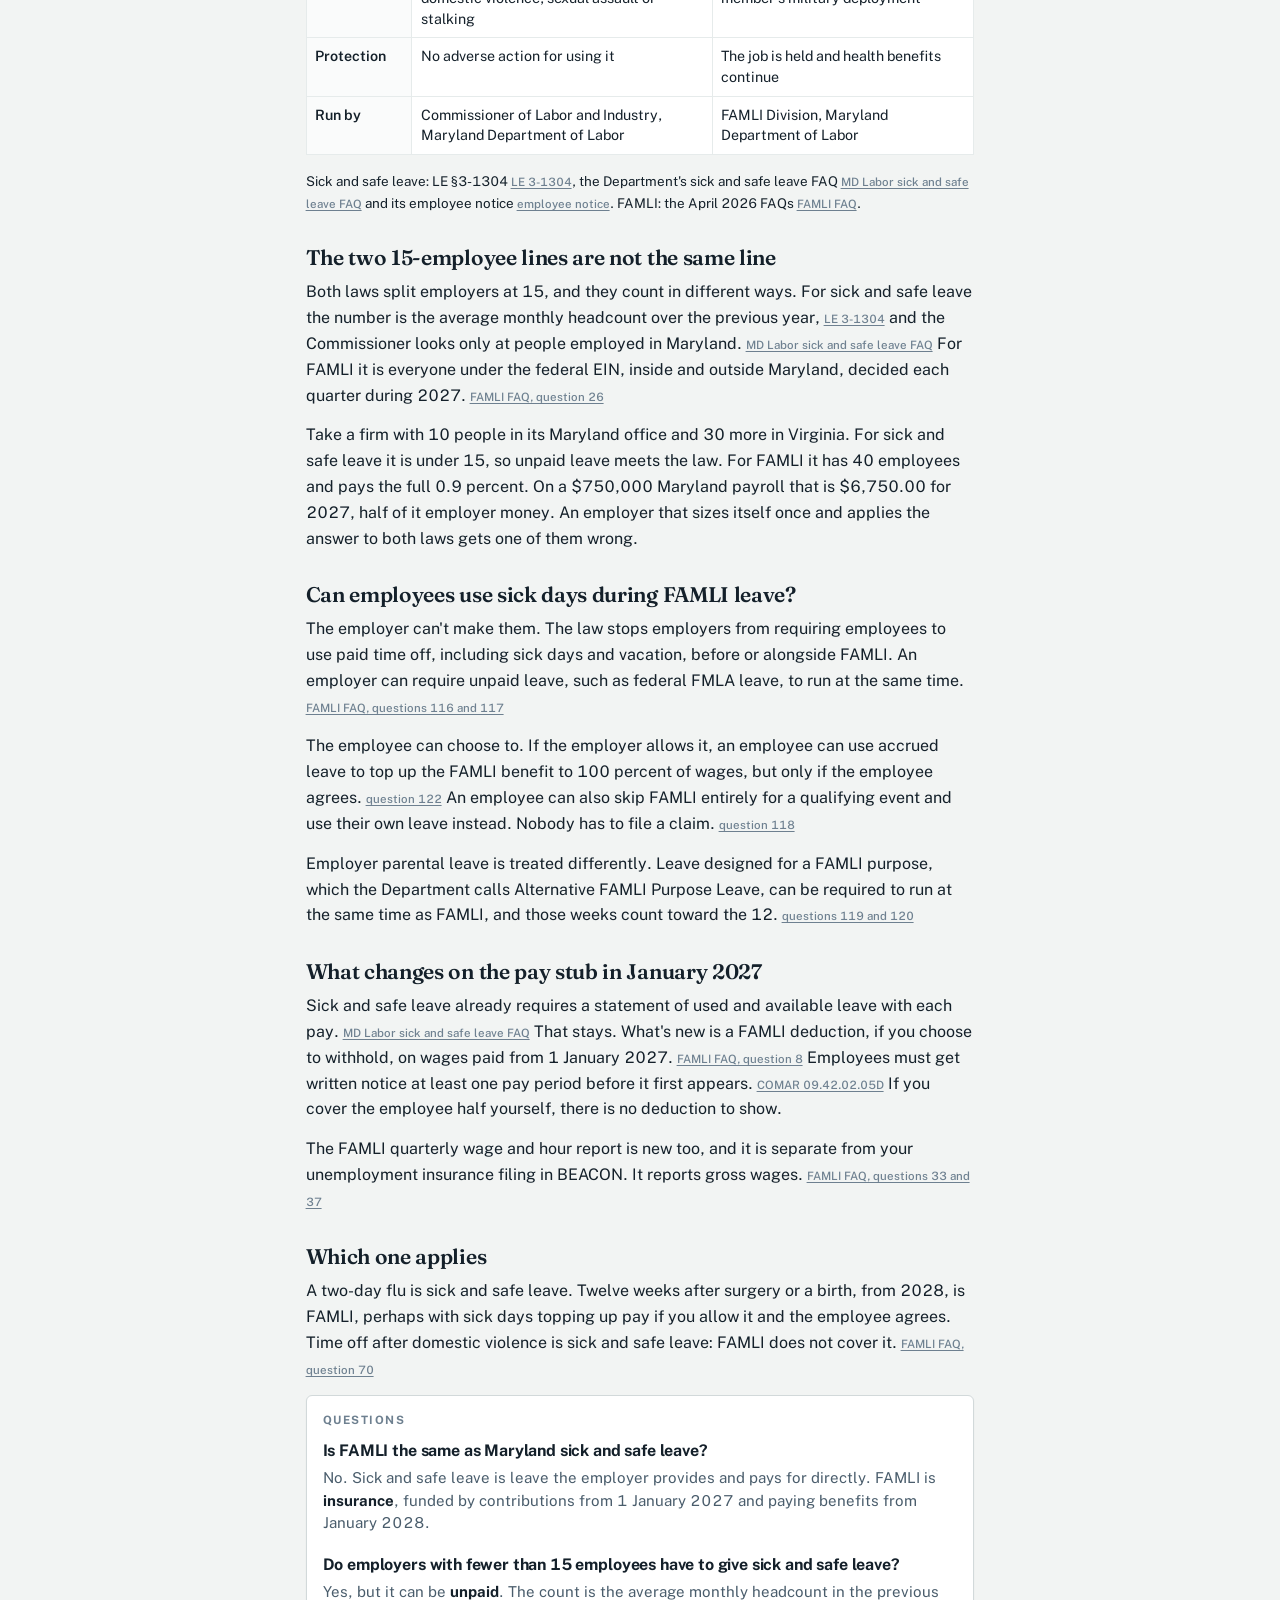
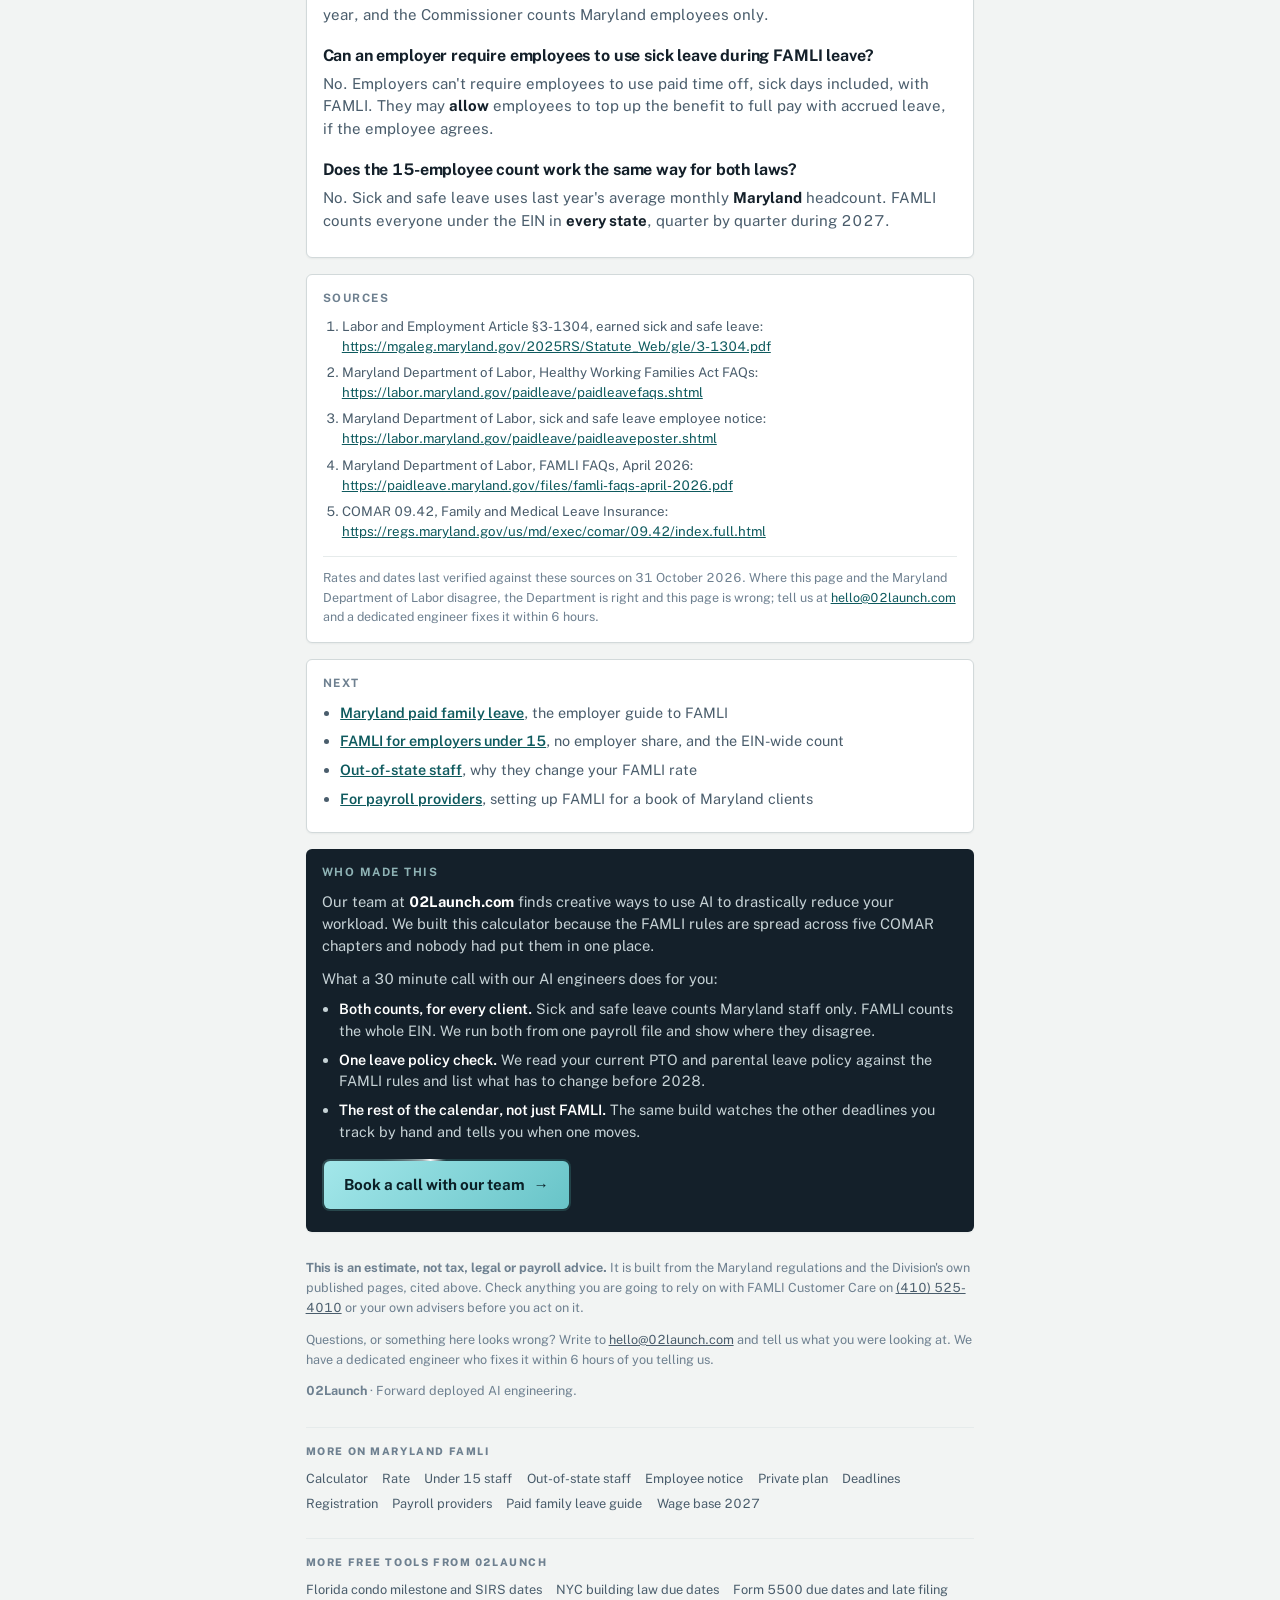
<file: sick-and-safe-leave-vs-famli.html>
<!DOCTYPE html>
<html lang="en">
<head>
<meta charset="utf-8">
<meta name="viewport" content="width=device-width, initial-scale=1">
<title>Maryland Sick and Safe Leave vs FAMLI: What Employers Owe</title>
<meta name="description" content="Maryland sick and safe leave vs FAMLI: two laws, two 15-employee lines counted different ways, who pays, and whether sick days can run with FAMLI.">
<meta name="robots" content="index,follow,max-snippet:-1,max-image-preview:large">
<link rel="canonical" href="https://www.famliclock.com/sick-and-safe-leave-vs-famli">
<meta name="author" content="02Launch">
<script>
(function(){
  if (location.protocol === 'file:') { return; }
  (function(c,l,a,r,i,t,y){
    c[a]=c[a]||function(){(c[a].q=c[a].q||[]).push(arguments)};
    t=l.createElement(r);t.async=1;t.src="https://www.clarity.ms/tag/"+i;
    y=l.getElementsByTagName(r)[0];y.parentNode.insertBefore(t,y);
  })(window, document, "clarity", "script", "yatz1z728u");
})();
</script>
<meta property="og:type" content="article">
<meta property="og:site_name" content="FAMLI Clock">
<meta property="og:url" content="https://www.famliclock.com/sick-and-safe-leave-vs-famli">
<meta property="og:title" content="Maryland Sick and Safe Leave vs FAMLI: What Employers Owe">
<meta property="og:description" content="The Healthy Working Families Act and Maryland FAMLI side by side: coverage, the 15-employee lines, who pays, and how sick days and FAMLI interact.">
<meta property="og:locale" content="en_US">
<meta name="twitter:card" content="summary">
<meta name="twitter:title" content="Maryland Sick and Safe Leave vs FAMLI: What Employers Owe">
<meta name="twitter:description" content="The Healthy Working Families Act and Maryland FAMLI side by side: coverage, the 15-employee lines, who pays, and how sick days and FAMLI interact.">
<meta name="theme-color" content="#0E5A5E">
<script type="application/ld+json">{"@context":"https://schema.org","@graph":[{"@type":"WebPage","@id":"https://www.famliclock.com/sick-and-safe-leave-vs-famli","url":"https://www.famliclock.com/sick-and-safe-leave-vs-famli","name":"Maryland Sick and Safe Leave vs FAMLI: What Employers Owe","description":"Maryland sick and safe leave vs FAMLI: two laws, two 15-employee lines counted different ways, who pays, and whether sick days can run with FAMLI.","inLanguage":"en-US","isPartOf":{"@type":"WebSite","name":"Maryland FAMLI Clock","url":"https://www.famliclock.com/"},"about":{"@type":"GovernmentService","name":"Maryland Family and Medical Leave Insurance (FAMLI)","provider":{"@type":"GovernmentOrganization","name":"Maryland Department of Labor, FAMLI Division","url":"https://paidleave.maryland.gov/"},"areaServed":{"@type":"State","name":"Maryland"}},"publisher":{"@type":"Organization","name":"02Launch","url":"https://02launch.com"},"dateModified":"2026-10-31"},{"@type":"BreadcrumbList","itemListElement":[{"@type":"ListItem","position":1,"name":"Maryland FAMLI Clock","item":"https://www.famliclock.com/"},{"@type":"ListItem","position":2,"name":"Sick and safe leave vs FAMLI","item":"https://www.famliclock.com/sick-and-safe-leave-vs-famli"}]},{"@type":"FAQPage","mainEntity":[{"@type":"Question","name":"Is FAMLI the same as Maryland sick and safe leave?","acceptedAnswer":{"@type":"Answer","text":"No. Sick and safe leave, under the Healthy Working Families Act, is leave the employer provides and pays for directly. FAMLI is an insurance program funded by contributions from 1 January 2027, paying benefits from January 2028."}},{"@type":"Question","name":"Do employers with fewer than 15 employees have to give sick and safe leave?","acceptedAnswer":{"@type":"Answer","text":"Yes. Employers with 14 or fewer employees must provide sick and safe leave, but it can be unpaid. The count is the average monthly number of employees in the previous year, and the Commissioner counts Maryland employees only."}},{"@type":"Question","name":"Can an employer require employees to use sick leave during FAMLI leave?","acceptedAnswer":{"@type":"Answer","text":"No. Maryland does not let employers require employees to use paid time off, including sick days, with FAMLI. An employer may allow employees to use accrued leave to top up the FAMLI benefit to full pay if the employee agrees."}},{"@type":"Question","name":"Does the 15-employee count work the same way for both laws?","acceptedAnswer":{"@type":"Answer","text":"No. Sick and safe leave uses the previous year's average monthly headcount in Maryland. FAMLI counts every employee under the federal EIN in every state, quarter by quarter during 2027."}}]}]}</script>
<link rel="preconnect" href="https://fonts.googleapis.com">
<link rel="preconnect" href="https://fonts.gstatic.com" crossorigin>
<link href="https://fonts.googleapis.com/css2?family=Fraunces:opsz,wght@9..144,400;9..144,600&family=Public+Sans:wght@400;500;600;700&display=swap" rel="stylesheet">
<link rel="stylesheet" href="/famli_pages.css">
<script src="https://analytics.ahrefs.com/analytics.js" data-key="oOSJldyregDxbAn03iVjpw" async></script>
</head>
<body>
<div class="wrap">
<header class="mast">
<nav class="topbar" aria-label="FAMLI Clock pages">
<a class="home" href="/">FAMLI Clock &middot; Maryland</a>
<a class="nl" href="/">Calculator</a>
<a class="nl" href="/contribution-rate-2027">Rate</a>
<a class="nl" href="/small-employer">Under 15 staff</a>
<a class="nl" href="/out-of-state-employees">Out-of-state staff</a>
<a class="nl" href="/employee-notice">Employee notice</a>
<a class="nl" href="/private-plan-declaration-of-intent">Private plan</a>
<a class="nl" href="/deadlines-2027">Deadlines</a>
<a class="nl" href="/registration">Registration</a>
<a class="nl" href="/payroll-providers">Payroll providers</a>
</nav>
</header>

<h1>Maryland sick and safe leave vs FAMLI</h1>
<p class="lede">Maryland employers now run two leave laws that sound alike. <b>Sick and safe leave</b>, under the Healthy Working Families Act, has applied since February 2018 and the employer pays for it. <b>FAMLI</b> is insurance: contributions start on wages paid from 1 January 2027, and benefits from January 2028.</p>
<p class="disambig">This page is about <b>Maryland</b> FAMLI, administered by the Maryland Department of Labor, FAMLI Division. Colorado runs a separate paid leave program with the same name and different rules; nothing here applies to it.</p>

<div class="toolcard"><p>Sick and safe leave you already run. FAMLI is the new one: enter your headcount and payroll for your 2027 cost and your notice date.</p><p><a class="run" href="/">Run the Maryland FAMLI calculator <span class="arr" aria-hidden="true">&rarr;</span></a></p></div>

<div class="prose">

<h2>The short version</h2>
<p>Sick and safe leave is time off the employer gives and pays for itself, earned an hour at a
time. FAMLI is insurance. Employers and employees pay into a state fund, and the fund, or an
approved private plan, pays the employee during longer leave. The Department's own example: sick
days are for an everyday cold, and FAMLI is for a serious illness. <span class="src"><a href="https://paidleave.maryland.gov/files/famli-faqs-april-2026.pdf" target="_blank" rel="noopener">FAMLI FAQ, question 15</a></span></p>
<p>Both cover almost every employer with Maryland staff, so you will usually owe both. One
doesn't replace the other.</p>

<h2>Side by side</h2>
<div class="tblwrap">
<table class="tbl">
<caption>Maryland sick and safe leave and FAMLI, compared</caption>
<thead><tr><th></th><th>Sick and safe leave</th><th>FAMLI</th></tr></thead>
<tbody>
<tr><th>The law</th><td>Healthy Working Families Act, LE &sect;&sect;3-1301 to 3-1311</td>
<td>LE Title 8.3 and COMAR 09.42</td></tr>
<tr><th>In force</th><td>Since 11 February 2018</td><td>Contributions from 1 January 2027.
Benefits from January 2028.</td></tr>
<tr><th>Who is covered</th><td>Employees whose main work location is Maryland, except those
who regularly work under 12 hours a week and a few other groups</td><td>Every employee in a
position based in Maryland. No job categories are exempt.</td></tr>
<tr><th>The 15-employee line</th><td>15 or more: paid leave. 14 or fewer: unpaid leave is
enough.</td><td>Fewer than 15: no employer share. 15 or more: the employer pays half.</td></tr>
<tr><th>How the 15 is counted</th><td>Average monthly headcount over the previous year. The
Commissioner counts Maryland employees only.</td><td>Everyone under the same federal EIN, in
every state. Quarter by quarter during 2027.</td></tr>
<tr><th>Who pays</th><td>The employer, as normal wages for the hours off</td><td>0.9 percent
of wages into a fund. The employer may take up to half from pay.</td></tr>
<tr><th>How much leave</th><td>1 hour per 30 worked. The employer can cap it at 40 hours earned
and 64 used a year, and 64 banked.</td><td>Up to 12 weeks a year, or 24 when a serious health
condition and a new child fall in the same year</td></tr>
<tr><th>Pay during leave</th><td>The employee's normal rate (paid tier)</td><td>Up to 90
percent of wages, at most $1,000 a week</td></tr>
<tr><th>Before it can be used</th><td>The employer can make new hires wait 106 calendar
days</td><td>680 hours in Maryland over the four reported quarters, with any employers</td></tr>
<tr><th>What it is for</th><td>Own illness or care, preventive care, a family member's
illness, maternity or paternity leave, and absences from domestic violence, sexual assault or
stalking</td><td>A new child, own serious health condition, a family member's serious health
condition, and a family member's military deployment</td></tr>
<tr><th>Protection</th><td>No adverse action for using it</td><td>The job is held and health
benefits continue</td></tr>
<tr><th>Run by</th><td>Commissioner of Labor and Industry, Maryland Department of Labor</td>
<td>FAMLI Division, Maryland Department of Labor</td></tr>
</tbody>
</table>
</div>
<p class="note">Sick and safe leave: LE &sect;3-1304 <span class="src"><a href="https://mgaleg.maryland.gov/2025RS/Statute_Web/gle/3-1304.pdf" target="_blank" rel="noopener">LE 3-1304</a></span>, the Department's sick and safe
leave FAQ <span class="src"><a href="https://labor.maryland.gov/paidleave/paidleavefaqs.shtml" target="_blank" rel="noopener">MD Labor sick and safe leave FAQ</a></span> and its employee notice <span class="src"><a href="https://labor.maryland.gov/paidleave/paidleaveposter.shtml" target="_blank" rel="noopener">employee notice</a></span>. FAMLI: the April 2026 FAQs
<span class="src"><a href="https://paidleave.maryland.gov/files/famli-faqs-april-2026.pdf" target="_blank" rel="noopener">FAMLI FAQ</a></span>.</p>

<h2>The two 15-employee lines are not the same line</h2>
<p>Both laws split employers at 15, and they count in different ways. For sick and safe leave
the number is the average monthly headcount over the previous year, <span class="src"><a href="https://mgaleg.maryland.gov/2025RS/Statute_Web/gle/3-1304.pdf" target="_blank" rel="noopener">LE 3-1304</a></span> and the
Commissioner looks only at people employed in Maryland. <span class="src"><a href="https://labor.maryland.gov/paidleave/paidleavefaqs.shtml" target="_blank" rel="noopener">MD Labor sick and safe leave FAQ</a></span> For FAMLI it is everyone
under the federal EIN, inside and outside Maryland, decided each quarter during 2027.
<span class="src"><a href="https://paidleave.maryland.gov/files/famli-faqs-april-2026.pdf" target="_blank" rel="noopener">FAMLI FAQ, question 26</a></span></p>
<p>Take a firm with 10 people in its Maryland office and 30 more in Virginia. For sick and safe
leave it is under 15, so unpaid leave meets the law. For FAMLI it has 40 employees and pays the
full 0.9 percent. On a $750,000 Maryland payroll that is $6,750.00 for 2027, half of it
employer money. An employer that sizes itself once and applies the answer to both laws gets one
of them wrong.</p>

<h2>Can employees use sick days during FAMLI leave?</h2>
<p>The employer can't make them. The law stops employers from requiring employees to use paid
time off, including sick days and vacation, before or alongside FAMLI. An employer can require
unpaid leave, such as federal FMLA leave, to run at the same time. <span class="src"><a href="https://paidleave.maryland.gov/files/famli-faqs-april-2026.pdf" target="_blank" rel="noopener">FAMLI FAQ, questions 116 and 117</a></span></p>
<p>The employee can choose to. If the employer allows it, an employee can use accrued leave to
top up the FAMLI benefit to 100 percent of wages, but only if the employee agrees. <span class="src"><a href="https://paidleave.maryland.gov/files/famli-faqs-april-2026.pdf" target="_blank" rel="noopener">question 122</a></span>
An employee can also skip FAMLI entirely for a qualifying event and use their own leave
instead. Nobody has to file a claim. <span class="src"><a href="https://paidleave.maryland.gov/files/famli-faqs-april-2026.pdf" target="_blank" rel="noopener">question 118</a></span></p>
<p>Employer parental leave is treated differently. Leave designed for a FAMLI purpose, which the
Department calls Alternative FAMLI Purpose Leave, can be required to run at the same time as
FAMLI, and those weeks count toward the 12. <span class="src"><a href="https://paidleave.maryland.gov/files/famli-faqs-april-2026.pdf" target="_blank" rel="noopener">questions 119 and 120</a></span></p>

<h2>What changes on the pay stub in January 2027</h2>
<p>Sick and safe leave already requires a statement of used and available leave with each pay.
<span class="src"><a href="https://labor.maryland.gov/paidleave/paidleavefaqs.shtml" target="_blank" rel="noopener">MD Labor sick and safe leave FAQ</a></span> That stays. What's new is a FAMLI deduction, if you choose to withhold, on wages
paid from 1 January 2027. <span class="src"><a href="https://paidleave.maryland.gov/files/famli-faqs-april-2026.pdf" target="_blank" rel="noopener">FAMLI FAQ, question 8</a></span> Employees must get written notice at least one pay period
before it first appears. <span class="src"><a href="https://regs.maryland.gov/us/md/exec/comar/09.42/index.full.html" target="_blank" rel="noopener">COMAR 09.42.02.05D</a></span> If you cover the employee half yourself, there is no
deduction to show.</p>
<p>The FAMLI quarterly wage and hour report is new too, and it is separate from your
unemployment insurance filing in BEACON. It reports gross wages. <span class="src"><a href="https://paidleave.maryland.gov/files/famli-faqs-april-2026.pdf" target="_blank" rel="noopener">FAMLI FAQ, questions 33 and 37</a></span></p>

<h2>Which one applies</h2>
<p>A two-day flu is sick and safe leave. Twelve weeks after surgery or a birth, from 2028, is
FAMLI, perhaps with sick days topping up pay if you allow it and the employee agrees. Time off
after domestic violence is sick and safe leave: FAMLI does not cover it. <span class="src"><a href="https://paidleave.maryland.gov/files/famli-faqs-april-2026.pdf" target="_blank" rel="noopener">FAMLI FAQ, question 70</a></span></p>

</div>

<div class="card faq"><h2>Questions</h2><h3>Is FAMLI the same as Maryland sick and safe leave?</h3><p>No. Sick and safe leave is leave the employer provides and pays for directly. FAMLI is <b>insurance</b>, funded by contributions from 1 January 2027 and paying benefits from January 2028.</p><h3>Do employers with fewer than 15 employees have to give sick and safe leave?</h3><p>Yes, but it can be <b>unpaid</b>. The count is the average monthly headcount in the previous year, and the Commissioner counts Maryland employees only.</p><h3>Can an employer require employees to use sick leave during FAMLI leave?</h3><p>No. Employers can't require employees to use paid time off, sick days included, with FAMLI. They may <b>allow</b> employees to top up the benefit to full pay with accrued leave, if the employee agrees.</p><h3>Does the 15-employee count work the same way for both laws?</h3><p>No. Sick and safe leave uses last year's average monthly <b>Maryland</b> headcount. FAMLI counts everyone under the EIN in <b>every state</b>, quarter by quarter during 2027.</p></div>

<div class="card sources"><h2>Sources</h2><ol><li>Labor and Employment Article &sect;3-1304, earned sick and safe leave: <a href="https://mgaleg.maryland.gov/2025RS/Statute_Web/gle/3-1304.pdf" target="_blank" rel="noopener">https://mgaleg.maryland.gov/2025RS/Statute_Web/gle/3-1304.pdf</a></li><li>Maryland Department of Labor, Healthy Working Families Act FAQs: <a href="https://labor.maryland.gov/paidleave/paidleavefaqs.shtml" target="_blank" rel="noopener">https://labor.maryland.gov/paidleave/paidleavefaqs.shtml</a></li><li>Maryland Department of Labor, sick and safe leave employee notice: <a href="https://labor.maryland.gov/paidleave/paidleaveposter.shtml" target="_blank" rel="noopener">https://labor.maryland.gov/paidleave/paidleaveposter.shtml</a></li><li>Maryland Department of Labor, FAMLI FAQs, April 2026: <a href="https://paidleave.maryland.gov/files/famli-faqs-april-2026.pdf" target="_blank" rel="noopener">https://paidleave.maryland.gov/files/famli-faqs-april-2026.pdf</a></li><li>COMAR 09.42, Family and Medical Leave Insurance: <a href="https://regs.maryland.gov/us/md/exec/comar/09.42/index.full.html" target="_blank" rel="noopener">https://regs.maryland.gov/us/md/exec/comar/09.42/index.full.html</a></li></ol><p class="verified">Rates and dates last verified against these sources on 31 October 2026. Where this page and the Maryland Department of Labor disagree, the Department is right and this page is wrong; tell us at <a href="mailto:hello@02launch.com?subject=FAMLI%20Clock%3A%20this%20looks%20wrong">hello@02launch.com</a> and a dedicated engineer fixes it within 6 hours.</p></div>

<div class="card related"><h2>Next</h2><ul><li><a href="/maryland-paid-family-leave">Maryland paid family leave</a>, the employer guide to FAMLI</li><li><a href="/small-employer">FAMLI for employers under 15</a>, no employer share, and the EIN-wide count</li><li><a href="/out-of-state-employees">Out-of-state staff</a>, why they change your FAMLI rate</li><li><a href="/payroll-providers">For payroll providers</a>, setting up FAMLI for a book of Maryland clients</li></ul></div>

<div class="card cta"><h2>Who made this</h2><p>Our team at <b style="color:#fff">02Launch.com</b> finds creative ways to use AI to drastically reduce your workload. We built this calculator because the FAMLI rules are spread across five COMAR chapters and nobody had put them in one place.</p><p style="margin-bottom:.5rem">What a 30 minute call with our AI engineers does for you:</p><ul><li><b>Both counts, for every client.</b> Sick and safe leave counts Maryland staff only. FAMLI counts the whole EIN. We run both from one payroll file and show where they disagree.</li><li><b>One leave policy check.</b> We read your current PTO and parental leave policy against the FAMLI rules and list what has to change before 2028.</li><li><b>The rest of the calendar, not just FAMLI.</b> The same build watches the other deadlines you track by hand and tells you when one moves.</li></ul><p style="margin-bottom:0"><span class="bookwrap"><a class="book" href="https://calendly.com/ahmed-asif1/30min" target="_blank" rel="noopener">Book a call with our team <span class="arr" aria-hidden="true">&rarr;</span></a></span></p></div>

<footer class="foot"><p><b>This is an estimate, not tax, legal or payroll advice.</b> It is built from the Maryland regulations and the Division's own published pages, cited above. Check anything you are going to rely on with FAMLI Customer Care on <a href="tel:+14105254010">(410) 525-4010</a> or your own advisers before you act on it.</p><p>Questions, or something here looks wrong? Write to <!--email_off--><a href="mailto:hello@02launch.com?subject=FAMLI%20Clock%3A%20this%20looks%20wrong">hello@02launch.com</a><!--/email_off--> and tell us what you were looking at. We have a dedicated engineer who fixes it within 6 hours of you telling us.</p><p style="margin-bottom:0"><b>02Launch</b> &middot; Forward deployed AI engineering.</p></footer>

<div class="footmap"><div class="fmcap">More on Maryland FAMLI</div><ul><li><a href="/">Calculator</a></li><li><a href="/contribution-rate-2027">Rate</a></li><li><a href="/small-employer">Under 15 staff</a></li><li><a href="/out-of-state-employees">Out-of-state staff</a></li><li><a href="/employee-notice">Employee notice</a></li><li><a href="/private-plan-declaration-of-intent">Private plan</a></li><li><a href="/deadlines-2027">Deadlines</a></li><li><a href="/registration">Registration</a></li><li><a href="/payroll-providers">Payroll providers</a></li><li><a href="/maryland-paid-family-leave">Paid family leave guide</a></li><li><a href="/social-security-wage-base-2027">Wage base 2027</a></li></ul></div><div class="footmap"><div class="fmcap">More free tools from 02Launch</div><ul><li><a href="https://www.flcomplianceclock.com/">Florida condo milestone and SIRS dates</a></li><li><a href="https://www.nycclock.com/">NYC building law due dates</a></li><li><a href="https://www.form5500clock.com/">Form 5500 due dates and late filing</a></li></ul></div>
</div>
</body>
</html>
</file>
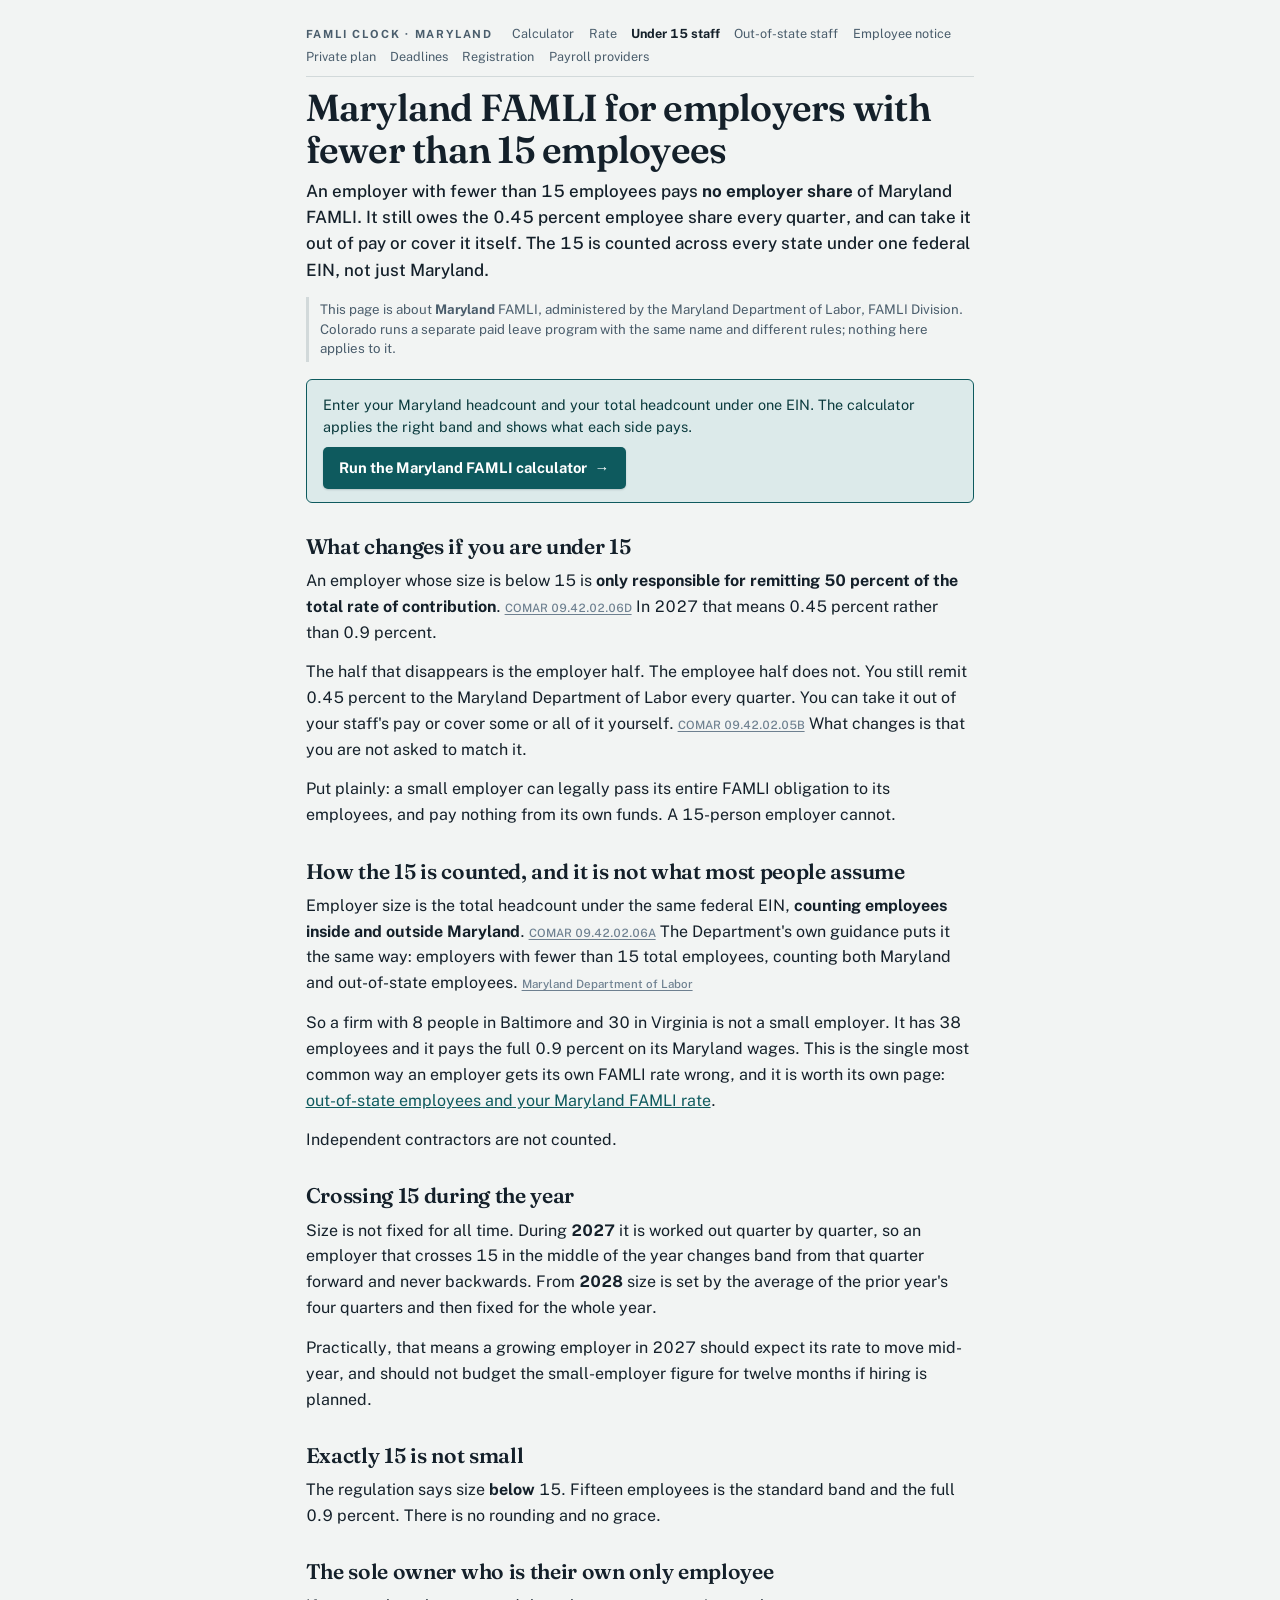
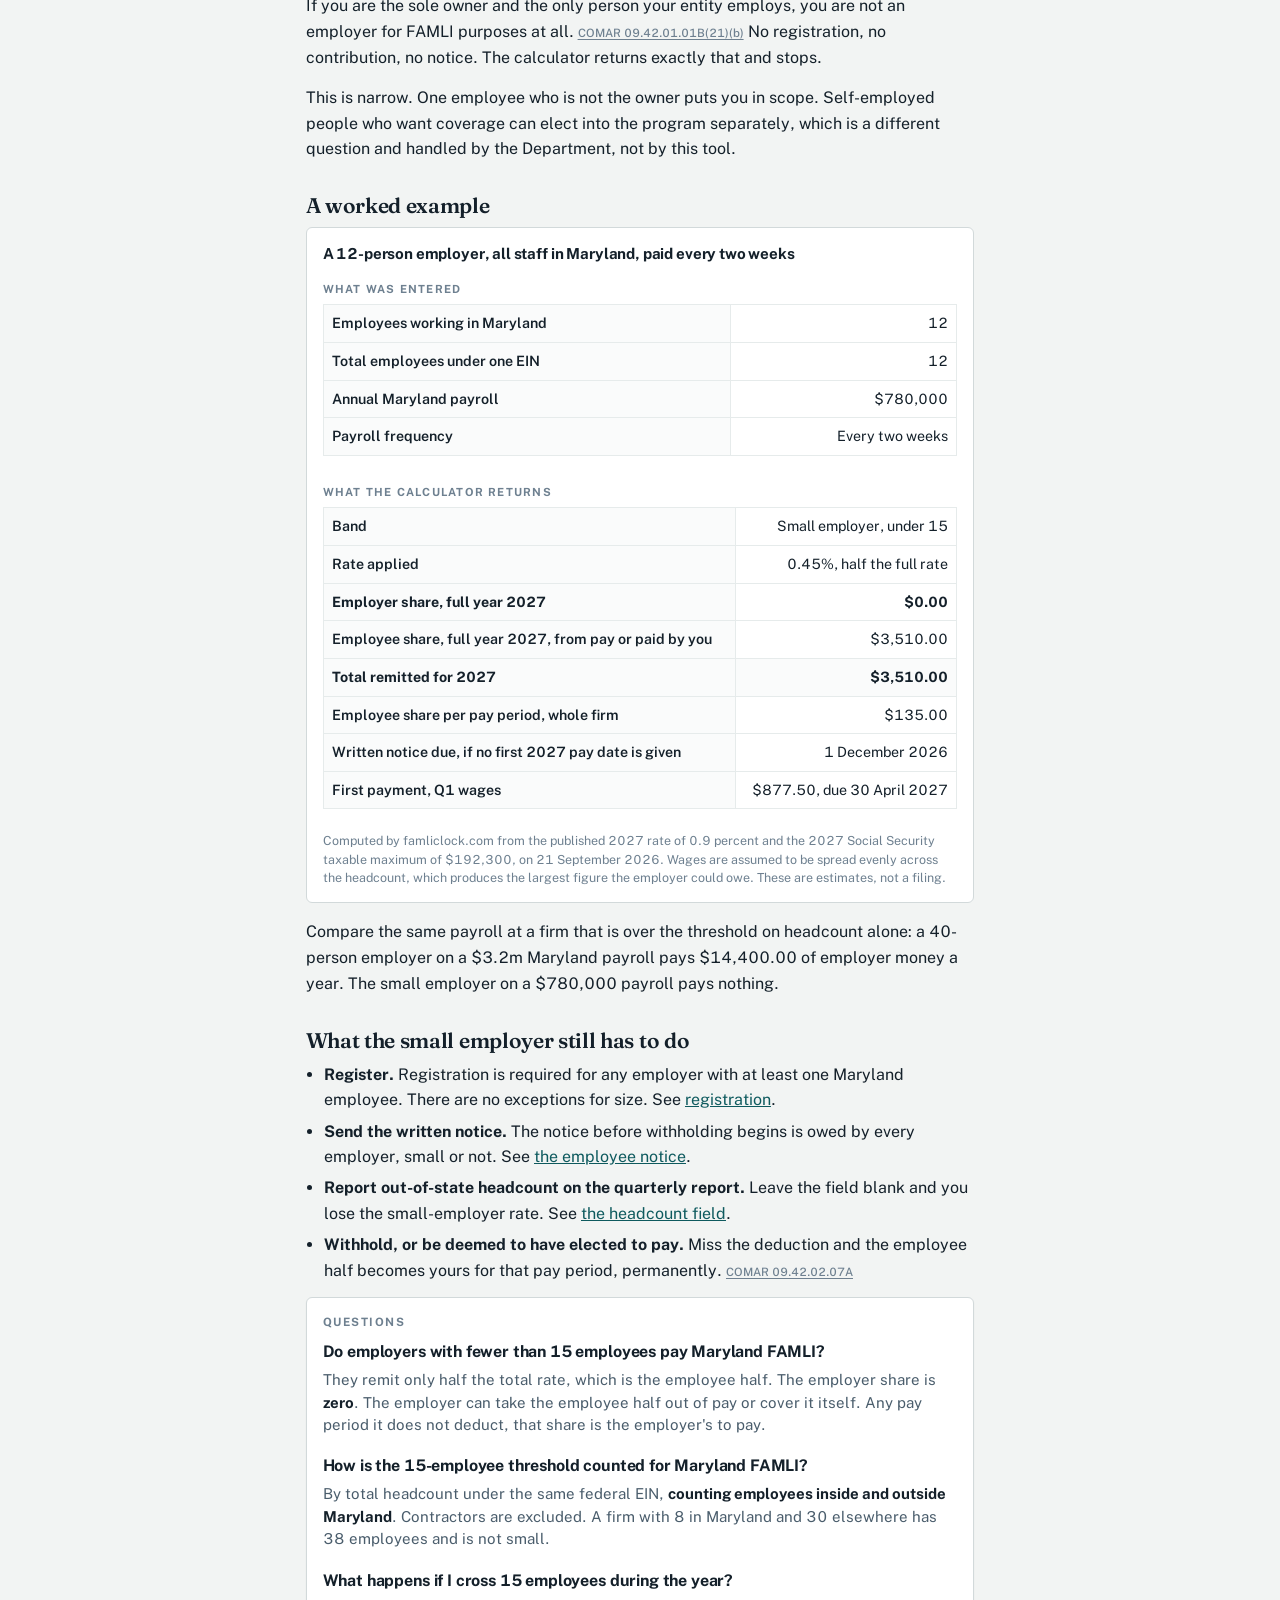
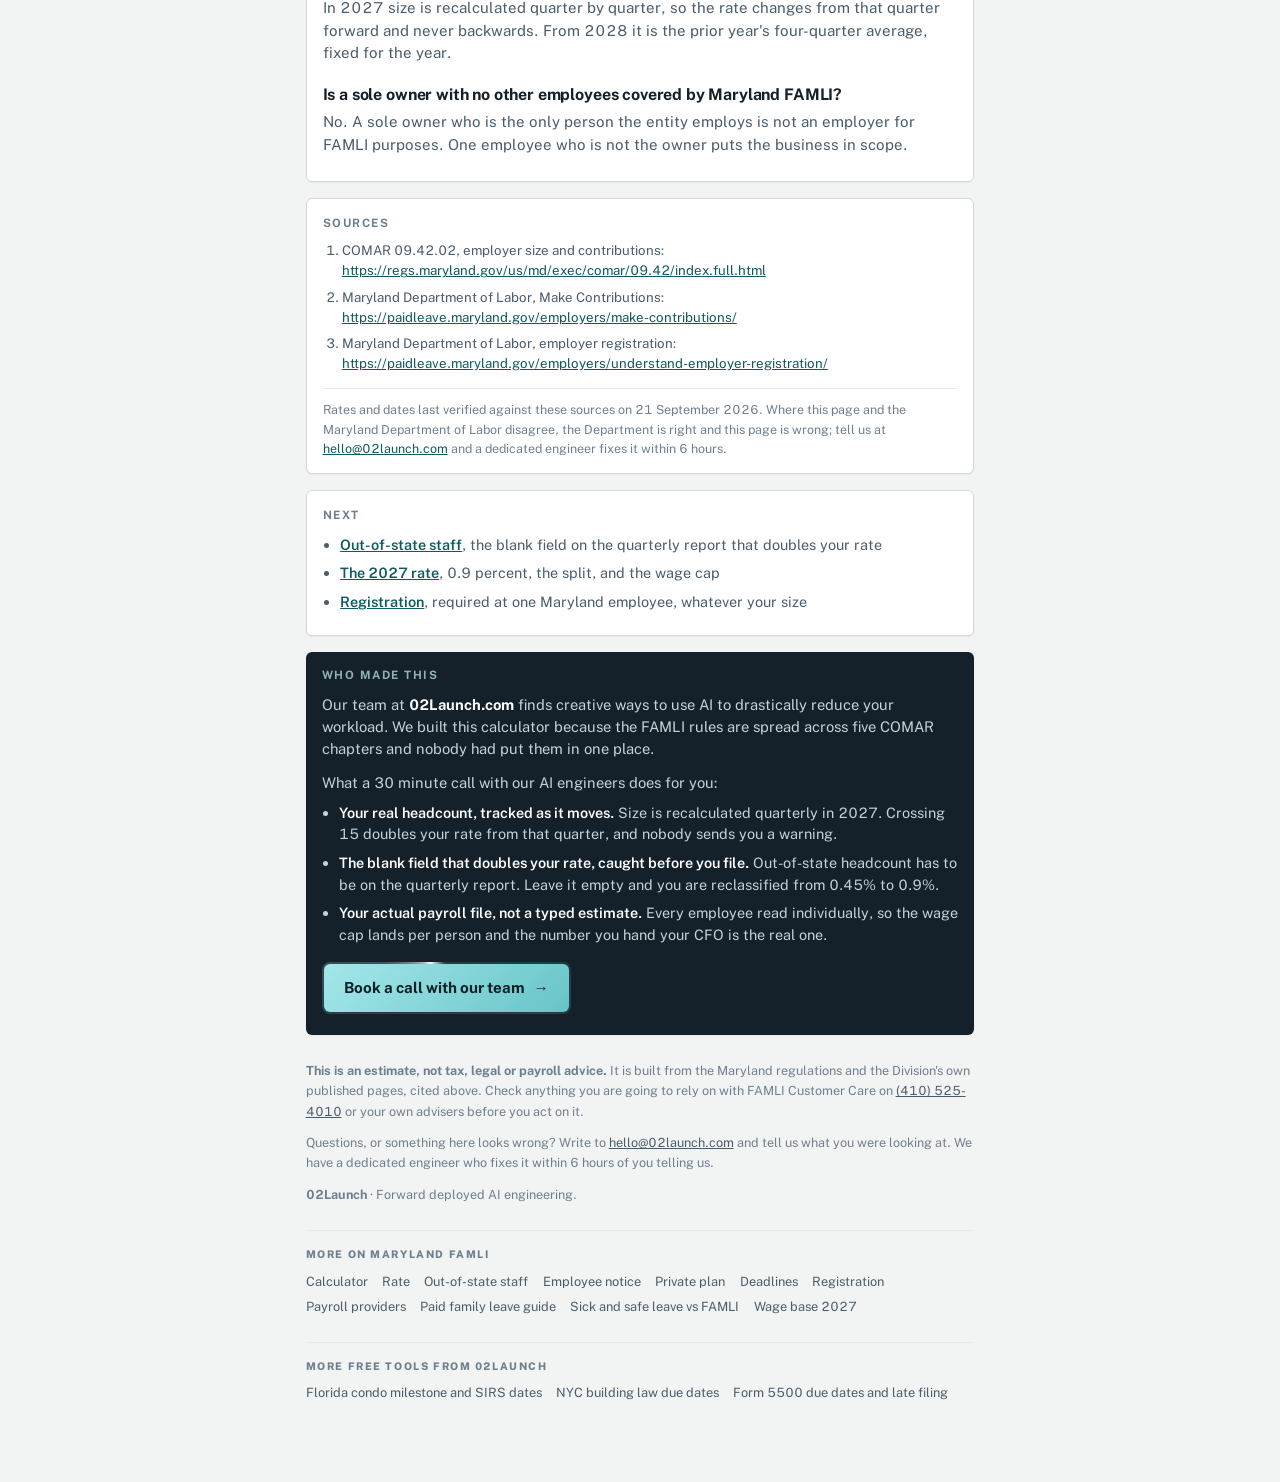
<file: small-employer.html>
<!DOCTYPE html>
<html lang="en">
<head>
<meta charset="utf-8">
<meta name="viewport" content="width=device-width, initial-scale=1">
<title>Maryland FAMLI for Employers Under 15 Staff: What Changes</title>
<meta name="description" content="Under 15 employees? No Maryland FAMLI employer share. You still owe the 0.45% employee share, and can take it from pay or cover it yourself.">
<meta name="robots" content="index,follow,max-snippet:-1,max-image-preview:large">
<link rel="canonical" href="https://www.famliclock.com/small-employer">
<meta name="author" content="02Launch">
<script>
(function(){
  if (location.protocol === 'file:') { return; }
  (function(c,l,a,r,i,t,y){
    c[a]=c[a]||function(){(c[a].q=c[a].q||[]).push(arguments)};
    t=l.createElement(r);t.async=1;t.src="https://www.clarity.ms/tag/"+i;
    y=l.getElementsByTagName(r)[0];y.parentNode.insertBefore(t,y);
  })(window, document, "clarity", "script", "yatz1z728u");
})();
</script>
<meta property="og:type" content="article">
<meta property="og:site_name" content="FAMLI Clock">
<meta property="og:url" content="https://www.famliclock.com/small-employer">
<meta property="og:title" content="Maryland FAMLI for Employers Under 15 Staff: What Changes">
<meta property="og:description" content="Under 15 staff? No employer share. You still owe the 0.45% employee share, from pay or your own funds. The headcount counts every state under one EIN, and that catches people out.">
<meta property="og:locale" content="en_US">
<meta name="twitter:card" content="summary">
<meta name="twitter:title" content="Maryland FAMLI for Employers Under 15 Staff: What Changes">
<meta name="twitter:description" content="Under 15 staff? No employer share. You still owe the 0.45% employee share, from pay or your own funds. The headcount counts every state under one EIN, and that catches people out.">
<meta name="theme-color" content="#0E5A5E">
<script type="application/ld+json">{"@context":"https://schema.org","@graph":[{"@type":"WebPage","@id":"https://www.famliclock.com/small-employer","url":"https://www.famliclock.com/small-employer","name":"Maryland FAMLI for Employers Under 15 Staff: What Changes","description":"Under 15 employees? No Maryland FAMLI employer share. You still owe the 0.45% employee share, and can take it from pay or cover it yourself.","inLanguage":"en-US","isPartOf":{"@type":"WebSite","name":"Maryland FAMLI Clock","url":"https://www.famliclock.com/"},"about":{"@type":"GovernmentService","name":"Maryland Family and Medical Leave Insurance (FAMLI)","provider":{"@type":"GovernmentOrganization","name":"Maryland Department of Labor, FAMLI Division","url":"https://paidleave.maryland.gov/"},"areaServed":{"@type":"State","name":"Maryland"}},"publisher":{"@type":"Organization","name":"02Launch","url":"https://02launch.com"},"dateModified":"2026-10-14"},{"@type":"BreadcrumbList","itemListElement":[{"@type":"ListItem","position":1,"name":"Maryland FAMLI Clock","item":"https://www.famliclock.com/"},{"@type":"ListItem","position":2,"name":"Employers under 15 staff","item":"https://www.famliclock.com/small-employer"}]},{"@type":"FAQPage","mainEntity":[{"@type":"Question","name":"Do employers with fewer than 15 employees pay Maryland FAMLI?","acceptedAnswer":{"@type":"Answer","text":"They remit only 50 percent of the total rate, which is the employee half. The employer share is zero. The employer can take the employee half out of pay or cover it itself. Any pay period it does not deduct, that share is the employer's to pay."}},{"@type":"Question","name":"How is the 15-employee threshold counted for Maryland FAMLI?","acceptedAnswer":{"@type":"Answer","text":"By total headcount under the same federal EIN, counting employees inside and outside Maryland. Independent contractors are excluded. A firm with 8 employees in Maryland and 30 elsewhere has 38 employees and is not a small employer."}},{"@type":"Question","name":"What happens if I cross 15 employees during the year?","acceptedAnswer":{"@type":"Answer","text":"During 2027 employer size is recalculated quarter by quarter, so the rate changes from that quarter forward and never backwards. From 2028 size is set by the average of the prior year's four quarters and fixed for the whole year."}},{"@type":"Question","name":"Is a sole owner with no other employees covered by Maryland FAMLI?","acceptedAnswer":{"@type":"Answer","text":"No. A sole owner who is the only person the entity employs is not an employer for FAMLI purposes, so there is nothing to register, withhold or remit. One employee who is not the owner puts the business in scope."}}]}]}</script>
<link rel="preconnect" href="https://fonts.googleapis.com">
<link rel="preconnect" href="https://fonts.gstatic.com" crossorigin>
<link href="https://fonts.googleapis.com/css2?family=Fraunces:opsz,wght@9..144,400;9..144,600&family=Public+Sans:wght@400;500;600;700&display=swap" rel="stylesheet">
<link rel="stylesheet" href="/famli_pages.css">
<script src="https://analytics.ahrefs.com/analytics.js" data-key="oOSJldyregDxbAn03iVjpw" async></script>
</head>
<body>
<div class="wrap">
<header class="mast">
<nav class="topbar" aria-label="FAMLI Clock pages">
<a class="home" href="/">FAMLI Clock &middot; Maryland</a>
<a class="nl" href="/">Calculator</a>
<a class="nl" href="/contribution-rate-2027">Rate</a>
<a class="nl" href="/small-employer" aria-current="page">Under 15 staff</a>
<a class="nl" href="/out-of-state-employees">Out-of-state staff</a>
<a class="nl" href="/employee-notice">Employee notice</a>
<a class="nl" href="/private-plan-declaration-of-intent">Private plan</a>
<a class="nl" href="/deadlines-2027">Deadlines</a>
<a class="nl" href="/registration">Registration</a>
<a class="nl" href="/payroll-providers">Payroll providers</a>
</nav>
</header>

<h1>Maryland FAMLI for employers with fewer than 15 employees</h1>
<p class="lede">An employer with fewer than 15 employees pays <b>no employer share</b> of Maryland FAMLI. It still owes the 0.45 percent employee share every quarter, and can take it out of pay or cover it itself. The 15 is counted across every state under one federal EIN, not just Maryland.</p>
<p class="disambig">This page is about <b>Maryland</b> FAMLI, administered by the Maryland Department of Labor, FAMLI Division. Colorado runs a separate paid leave program with the same name and different rules; nothing here applies to it.</p>

<div class="toolcard"><p>Enter your Maryland headcount and your total headcount under one EIN. The calculator applies the right band and shows what each side pays.</p><p><a class="run" href="/">Run the Maryland FAMLI calculator <span class="arr" aria-hidden="true">&rarr;</span></a></p></div>

<div class="prose">

<h2>What changes if you are under 15</h2>
<p>An employer whose size is below 15 is <b>only responsible for remitting 50 percent of the
total rate of contribution</b>. <span class="src"><a href="https://regs.maryland.gov/us/md/exec/comar/09.42/index.full.html" target="_blank" rel="noopener">COMAR 09.42.02.06D</a></span> In 2027 that means 0.45 percent rather than 0.9
percent.</p>
<p>The half that disappears is the employer half. The employee half does not. You still
remit 0.45 percent to the Maryland Department of Labor every quarter. You can take it out of
your staff's pay or cover some or all of it yourself. <span class="src"><a href="https://regs.maryland.gov/us/md/exec/comar/09.42/index.full.html" target="_blank" rel="noopener">COMAR 09.42.02.05B</a></span> What changes is that you are
not asked to match it.</p>
<p>Put plainly: a small employer can legally pass its entire FAMLI obligation to its
employees, and pay nothing from its own funds. A 15-person employer cannot.</p>

<h2>How the 15 is counted, and it is not what most people assume</h2>
<p>Employer size is the total headcount under the same federal EIN, <b>counting employees
inside and outside Maryland</b>. <span class="src"><a href="https://regs.maryland.gov/us/md/exec/comar/09.42/index.full.html" target="_blank" rel="noopener">COMAR 09.42.02.06A</a></span> The Department's own guidance puts it the same
way: employers with fewer than 15 total employees, counting both Maryland and out-of-state
employees. <span class="src"><a href="https://paidleave.maryland.gov/employers/make-contributions/" target="_blank" rel="noopener">Maryland Department of Labor</a></span></p>
<p>So a firm with 8 people in Baltimore and 30 in Virginia is not a small employer. It has 38
employees and it pays the full 0.9 percent on its Maryland wages. This is the single most
common way an employer gets its own FAMLI rate wrong, and it is worth its own page:
<a href="/out-of-state-employees">out-of-state employees and your Maryland FAMLI rate</a>.</p>
<p>Independent contractors are not counted.</p>

<h2>Crossing 15 during the year</h2>
<p>Size is not fixed for all time. During <b>2027</b> it is worked out quarter by quarter, so
an employer that crosses 15 in the middle of the year changes band from that quarter forward
and never backwards. From <b>2028</b> size is set by the average of the prior year's four
quarters and then fixed for the whole year.</p>
<p>Practically, that means a growing employer in 2027 should expect its rate to move mid-year,
and should not budget the small-employer figure for twelve months if hiring is planned.</p>

<h2>Exactly 15 is not small</h2>
<p>The regulation says size <b>below</b> 15. Fifteen employees is the standard band and the
full 0.9 percent. There is no rounding and no grace.</p>

<h2>The sole owner who is their own only employee</h2>
<p>If you are the sole owner and the only person your entity employs, you are not an employer
for FAMLI purposes at all. <span class="src"><a href="https://regs.maryland.gov/us/md/exec/comar/09.42/index.full.html" target="_blank" rel="noopener">COMAR 09.42.01.01B(21)(b)</a></span> No registration, no contribution, no notice. The
calculator returns exactly that and stops.</p>
<p>This is narrow. One employee who is not the owner puts you in scope. Self-employed people
who want coverage can elect into the program separately, which is a different question and
handled by the Department, not by this tool.</p>

<h2>A worked example</h2>
<div class="wex"><h3>A 12-person employer, all staff in Maryland, paid every two weeks</h3><div class="tblwrap"><table class="tbl"><caption>What was entered</caption><tbody><tr><th>Employees working in Maryland</th><td class="num">12</td></tr><tr><th>Total employees under one EIN</th><td class="num">12</td></tr><tr><th>Annual Maryland payroll</th><td class="num">$780,000</td></tr><tr><th>Payroll frequency</th><td class="num">Every two weeks</td></tr></tbody></table></div><div class="tblwrap"><table class="tbl"><caption>What the calculator returns</caption><tbody><tr><th>Band</th><td class="num">Small employer, under 15</td></tr><tr><th>Rate applied</th><td class="num">0.45%, half the full rate</td></tr><tr><th><b>Employer share, full year 2027</b></th><td class="num"><b>$0.00</b></td></tr><tr><th>Employee share, full year 2027, from pay or paid by you</th><td class="num">$3,510.00</td></tr><tr class="total"><th>Total remitted for 2027</th><td class="num">$3,510.00</td></tr><tr><th>Employee share per pay period, whole firm</th><td class="num">$135.00</td></tr><tr><th>Written notice due, if no first 2027 pay date is given</th><td class="num">1 December 2026</td></tr><tr><th>First payment, Q1 wages</th><td class="num">$877.50, due 30 April 2027</td></tr></tbody></table></div><p class="basis">Computed by famliclock.com from the published 2027 rate of 0.9 percent and the 2027 Social Security taxable maximum of $192,300, on 21 September 2026. Wages are assumed to be spread evenly across the headcount, which produces the largest figure the employer could owe. These are estimates, not a filing.</p></div>
<p>Compare the same payroll at a firm that is over the threshold on headcount alone: a 40-person
employer on a $3.2m Maryland payroll pays $14,400.00 of employer money a year. The small employer
on a $780,000 payroll pays nothing.</p>

<h2>What the small employer still has to do</h2>
<ul>
<li><b>Register.</b> Registration is required for any employer with at least one Maryland
employee. There are no exceptions for size. See <a href="/registration">registration</a>.</li>
<li><b>Send the written notice.</b> The notice before withholding begins is owed by every
employer, small or not. See <a href="/employee-notice">the employee notice</a>.</li>
<li><b>Report out-of-state headcount on the quarterly report.</b> Leave the field blank and
you lose the small-employer rate. See <a href="/out-of-state-employees">the headcount
field</a>.</li>
<li><b>Withhold, or be deemed to have elected to pay.</b> Miss the deduction and the employee
half becomes yours for that pay period, permanently. <span class="src"><a href="https://regs.maryland.gov/us/md/exec/comar/09.42/index.full.html" target="_blank" rel="noopener">COMAR 09.42.02.07A</a></span></li>
</ul>

</div>

<div class="card faq"><h2>Questions</h2><h3>Do employers with fewer than 15 employees pay Maryland FAMLI?</h3><p>They remit only half the total rate, which is the employee half. The employer share is <b>zero</b>. The employer can take the employee half out of pay or cover it itself. Any pay period it does not deduct, that share is the employer's to pay.</p><h3>How is the 15-employee threshold counted for Maryland FAMLI?</h3><p>By total headcount under the same federal EIN, <b>counting employees inside and outside Maryland</b>. Contractors are excluded. A firm with 8 in Maryland and 30 elsewhere has 38 employees and is not small.</p><h3>What happens if I cross 15 employees during the year?</h3><p>In 2027 size is recalculated quarter by quarter, so the rate changes from that quarter forward and never backwards. From 2028 it is the prior year's four-quarter average, fixed for the year.</p><h3>Is a sole owner with no other employees covered by Maryland FAMLI?</h3><p>No. A sole owner who is the only person the entity employs is not an employer for FAMLI purposes. One employee who is not the owner puts the business in scope.</p></div>

<div class="card sources"><h2>Sources</h2><ol><li>COMAR 09.42.02, employer size and contributions: <a href="https://regs.maryland.gov/us/md/exec/comar/09.42/index.full.html" target="_blank" rel="noopener">https://regs.maryland.gov/us/md/exec/comar/09.42/index.full.html</a></li><li>Maryland Department of Labor, Make Contributions: <a href="https://paidleave.maryland.gov/employers/make-contributions/" target="_blank" rel="noopener">https://paidleave.maryland.gov/employers/make-contributions/</a></li><li>Maryland Department of Labor, employer registration: <a href="https://paidleave.maryland.gov/employers/understand-employer-registration/" target="_blank" rel="noopener">https://paidleave.maryland.gov/employers/understand-employer-registration/</a></li></ol><p class="verified">Rates and dates last verified against these sources on 21 September 2026. Where this page and the Maryland Department of Labor disagree, the Department is right and this page is wrong; tell us at <a href="mailto:hello@02launch.com?subject=FAMLI%20Clock%3A%20this%20looks%20wrong">hello@02launch.com</a> and a dedicated engineer fixes it within 6 hours.</p></div>

<div class="card related"><h2>Next</h2><ul><li><a href="/out-of-state-employees">Out-of-state staff</a>, the blank field on the quarterly report that doubles your rate</li><li><a href="/contribution-rate-2027">The 2027 rate</a>, 0.9 percent, the split, and the wage cap</li><li><a href="/registration">Registration</a>, required at one Maryland employee, whatever your size</li></ul></div>

<div class="card cta"><h2>Who made this</h2><p>Our team at <b style="color:#fff">02Launch.com</b> finds creative ways to use AI to drastically reduce your workload. We built this calculator because the FAMLI rules are spread across five COMAR chapters and nobody had put them in one place.</p><p style="margin-bottom:.5rem">What a 30 minute call with our AI engineers does for you:</p><ul><li><b>Your real headcount, tracked as it moves.</b> Size is recalculated quarterly in 2027. Crossing 15 doubles your rate from that quarter, and nobody sends you a warning.</li><li><b>The blank field that doubles your rate, caught before you file.</b> Out-of-state headcount has to be on the quarterly report. Leave it empty and you are reclassified from 0.45% to 0.9%.</li><li><b>Your actual payroll file, not a typed estimate.</b> Every employee read individually, so the wage cap lands per person and the number you hand your CFO is the real one.</li></ul><p style="margin-bottom:0"><span class="bookwrap"><a class="book" href="https://calendly.com/ahmed-asif1/30min" target="_blank" rel="noopener">Book a call with our team <span class="arr" aria-hidden="true">&rarr;</span></a></span></p></div>

<footer class="foot"><p><b>This is an estimate, not tax, legal or payroll advice.</b> It is built from the Maryland regulations and the Division's own published pages, cited above. Check anything you are going to rely on with FAMLI Customer Care on <a href="tel:+14105254010">(410) 525-4010</a> or your own advisers before you act on it.</p><p>Questions, or something here looks wrong? Write to <!--email_off--><a href="mailto:hello@02launch.com?subject=FAMLI%20Clock%3A%20this%20looks%20wrong">hello@02launch.com</a><!--/email_off--> and tell us what you were looking at. We have a dedicated engineer who fixes it within 6 hours of you telling us.</p><p style="margin-bottom:0"><b>02Launch</b> &middot; Forward deployed AI engineering.</p></footer>

<div class="footmap"><div class="fmcap">More on Maryland FAMLI</div><ul><li><a href="/">Calculator</a></li><li><a href="/contribution-rate-2027">Rate</a></li><li><a href="/out-of-state-employees">Out-of-state staff</a></li><li><a href="/employee-notice">Employee notice</a></li><li><a href="/private-plan-declaration-of-intent">Private plan</a></li><li><a href="/deadlines-2027">Deadlines</a></li><li><a href="/registration">Registration</a></li><li><a href="/payroll-providers">Payroll providers</a></li><li><a href="/maryland-paid-family-leave">Paid family leave guide</a></li><li><a href="/sick-and-safe-leave-vs-famli">Sick and safe leave vs FAMLI</a></li><li><a href="/social-security-wage-base-2027">Wage base 2027</a></li></ul></div><div class="footmap"><div class="fmcap">More free tools from 02Launch</div><ul><li><a href="https://www.flcomplianceclock.com/">Florida condo milestone and SIRS dates</a></li><li><a href="https://www.nycclock.com/">NYC building law due dates</a></li><li><a href="https://www.form5500clock.com/">Form 5500 due dates and late filing</a></li></ul></div>
</div>
</body>
</html>
</file>
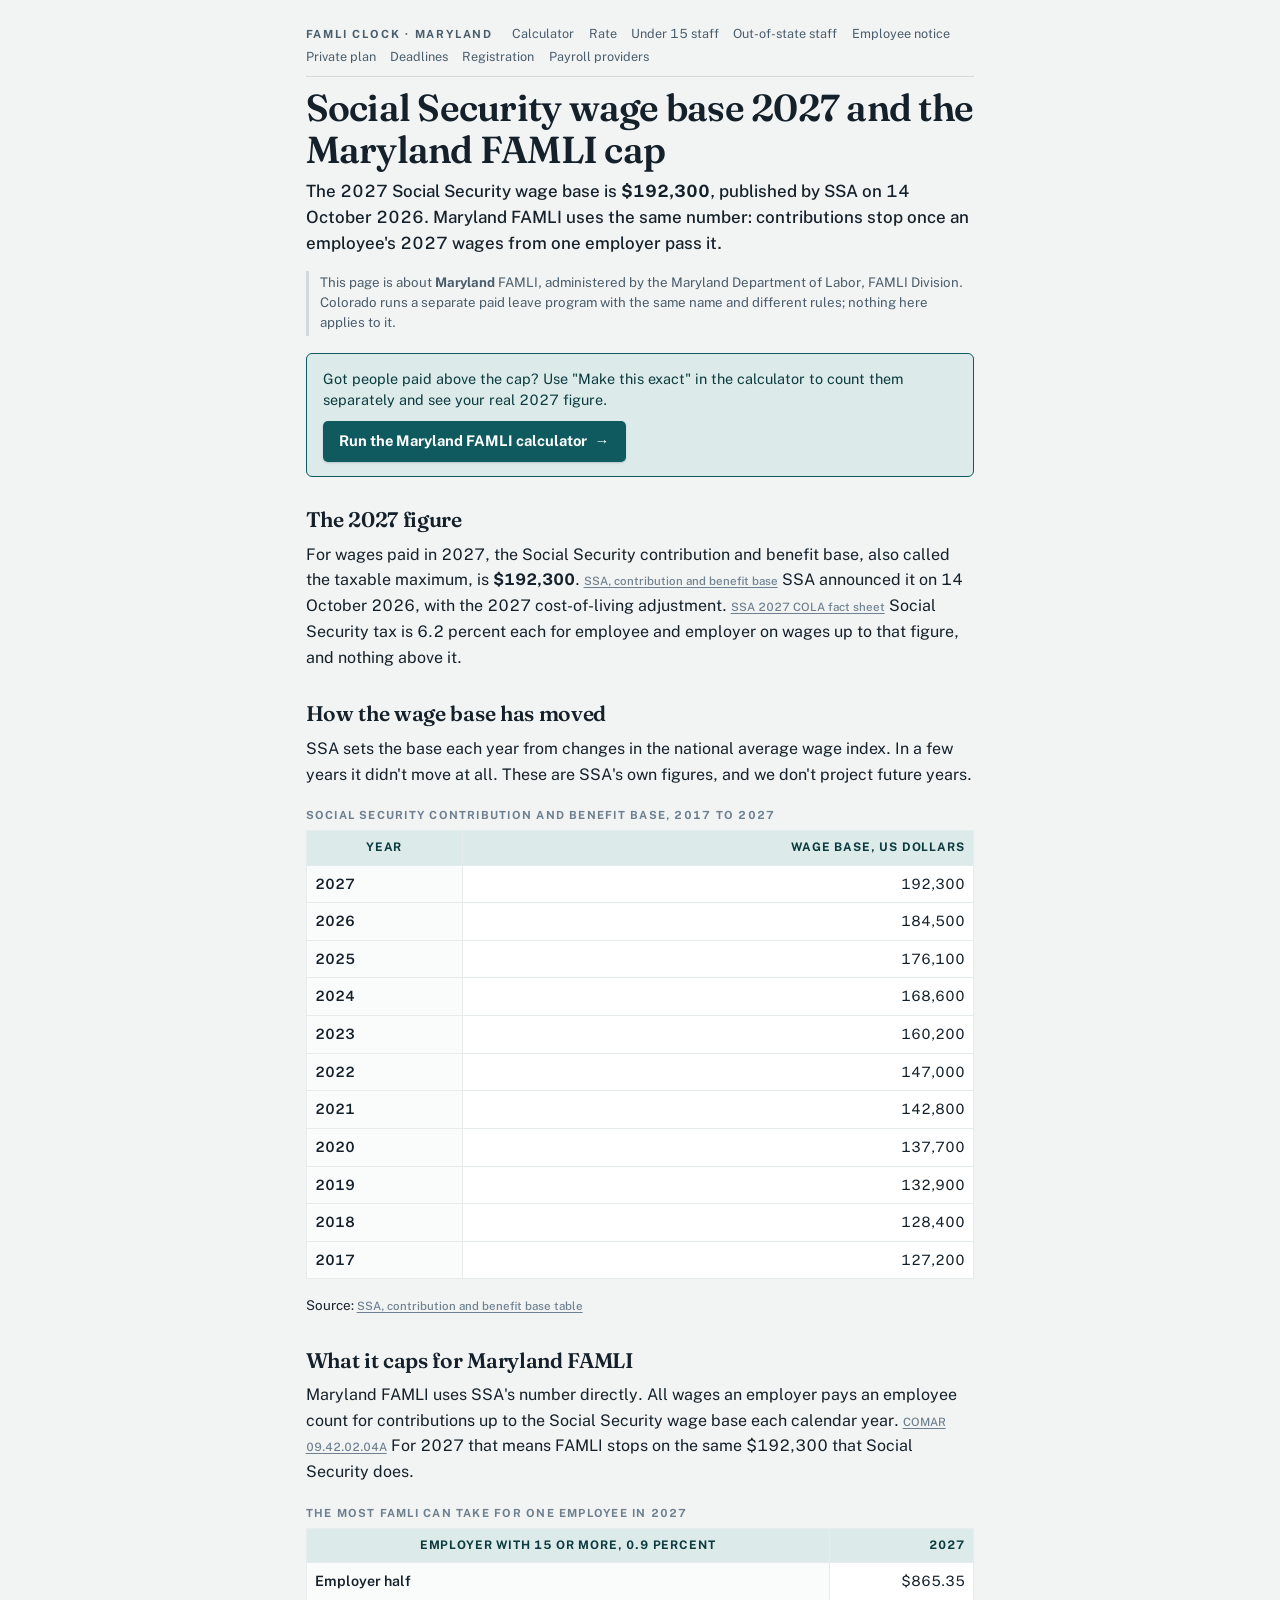
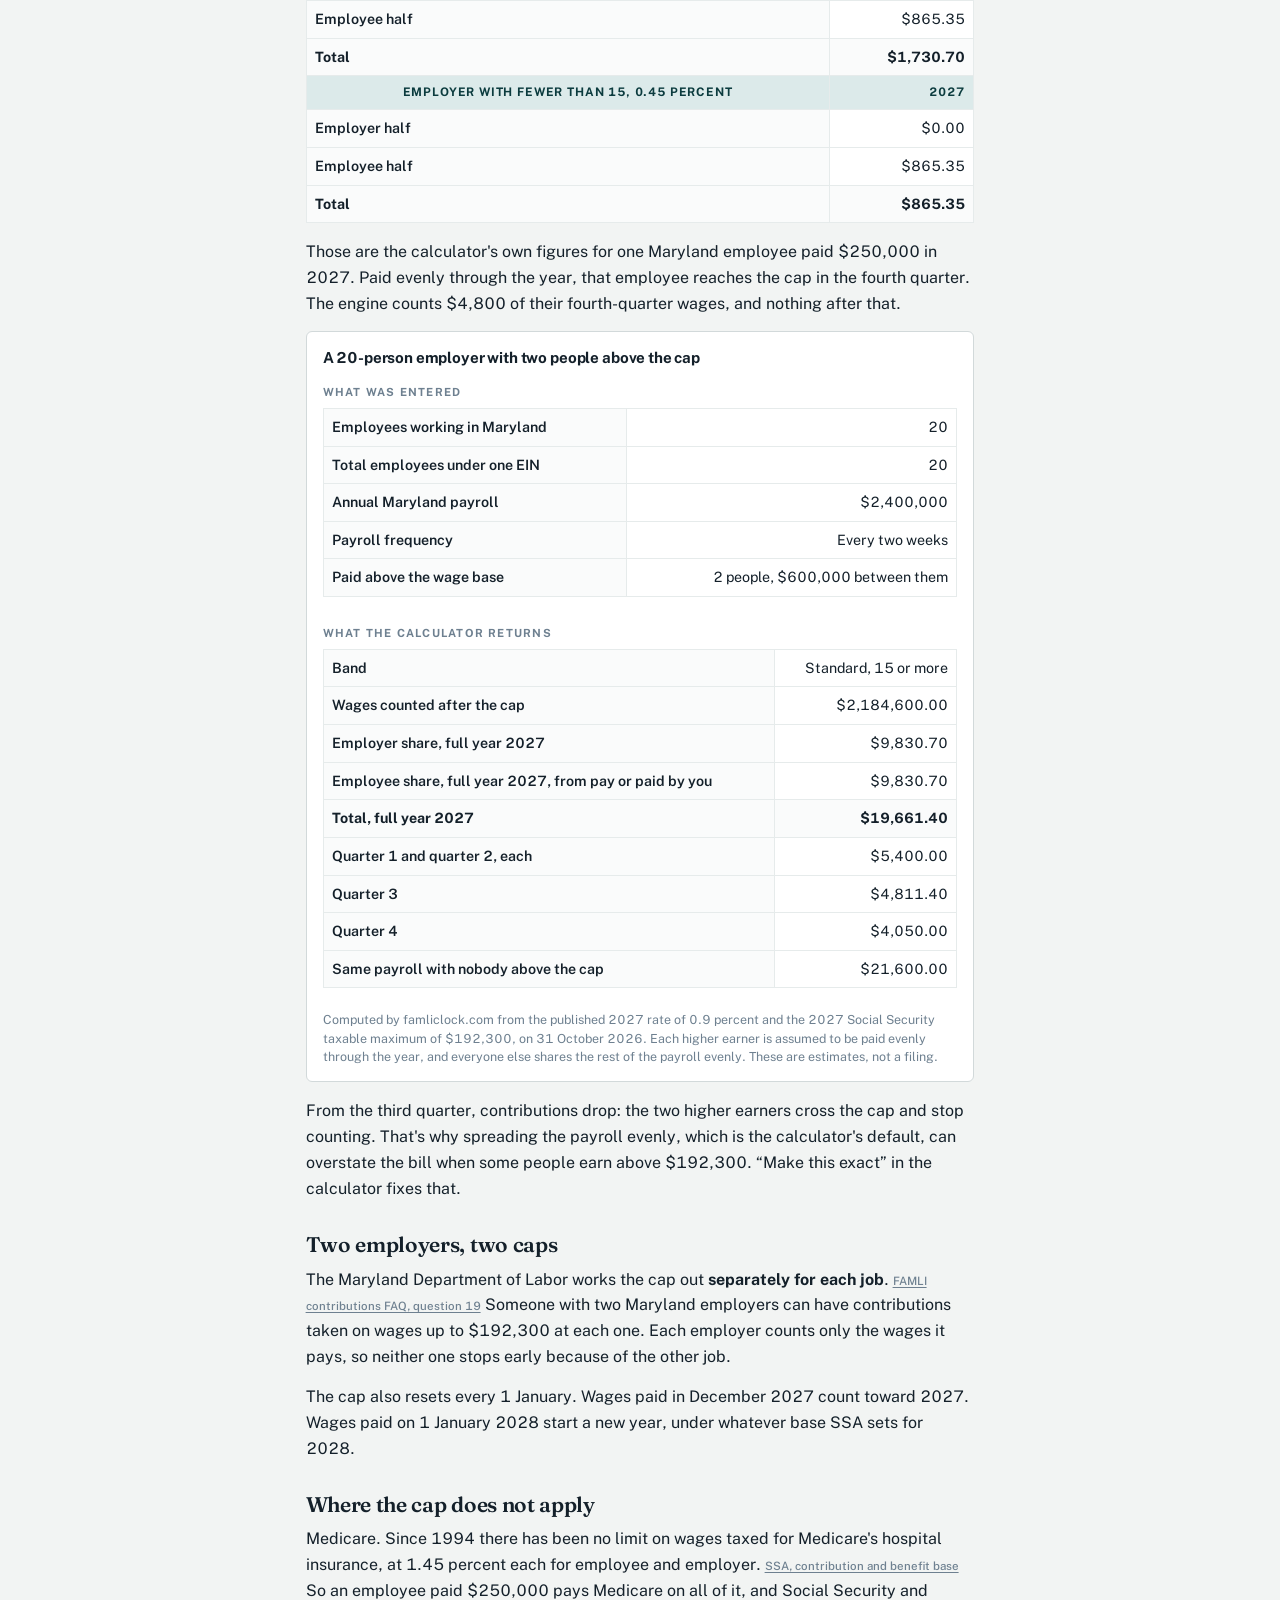
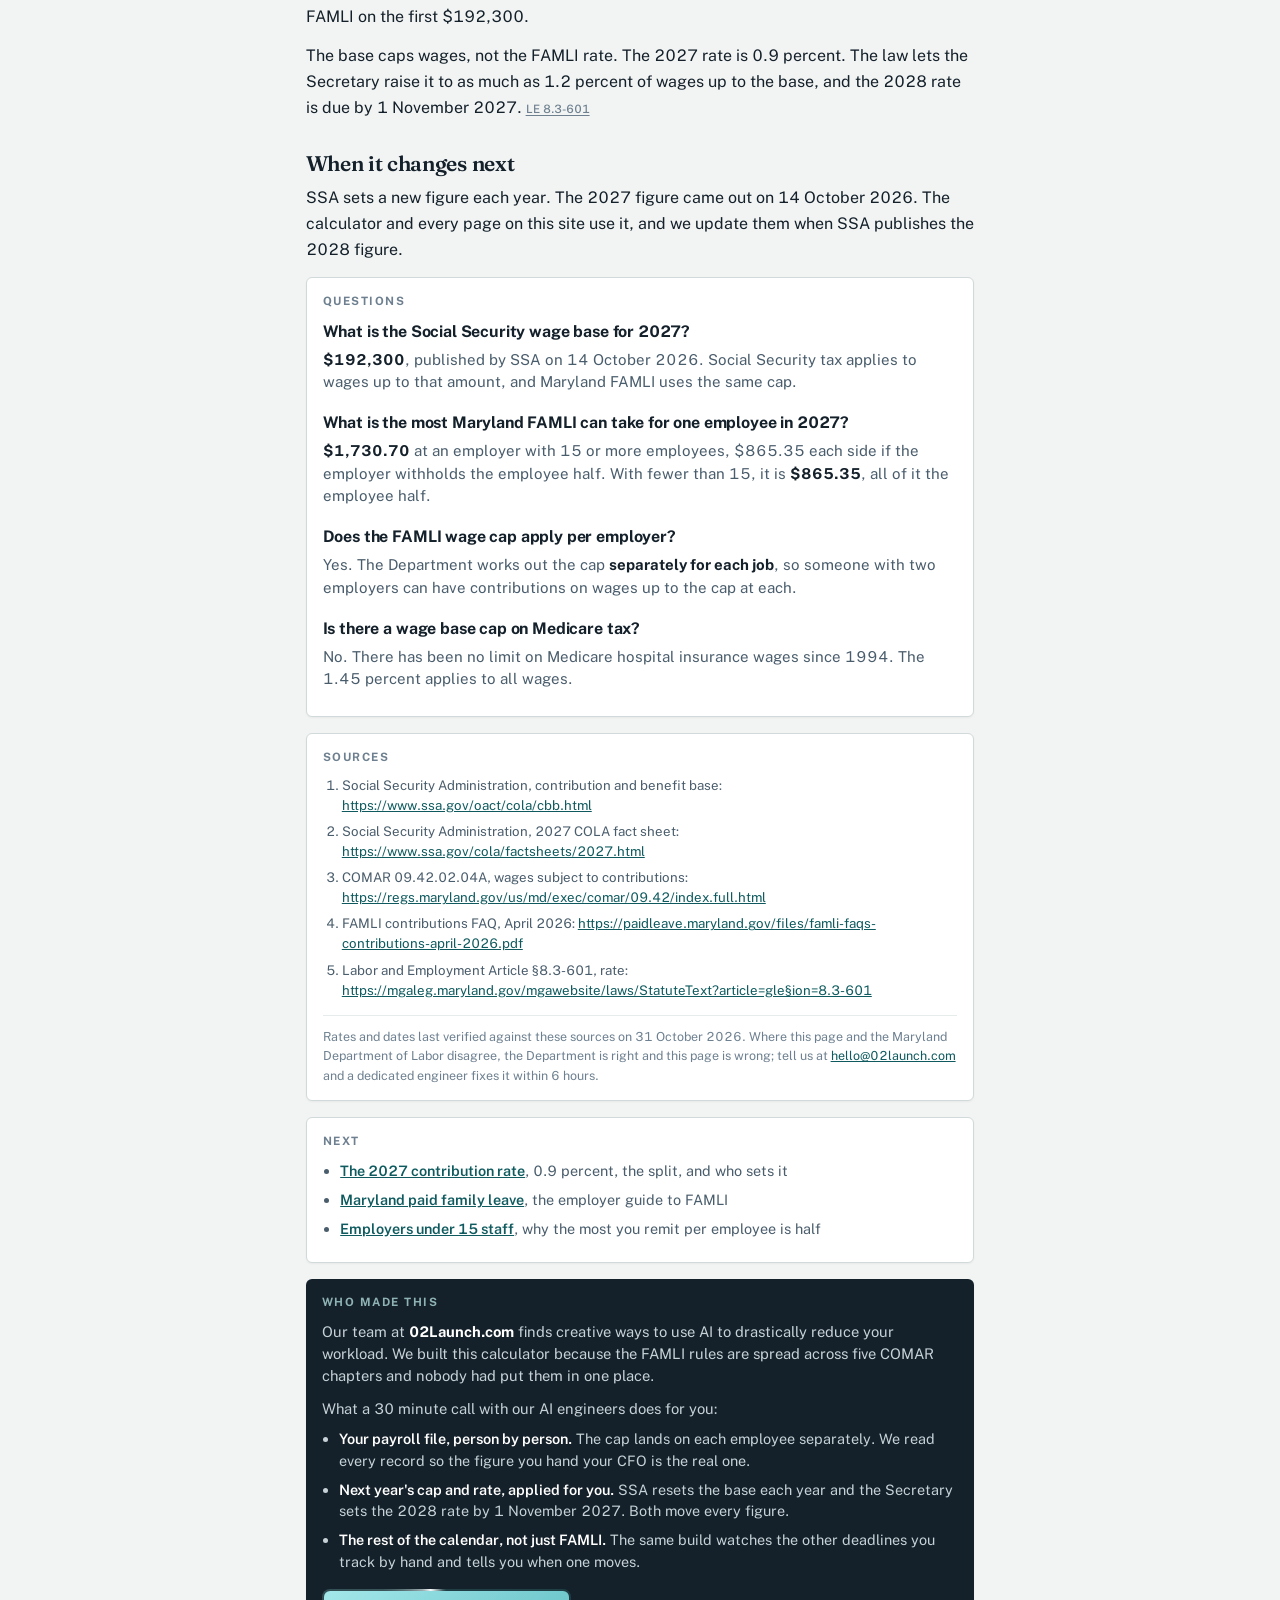
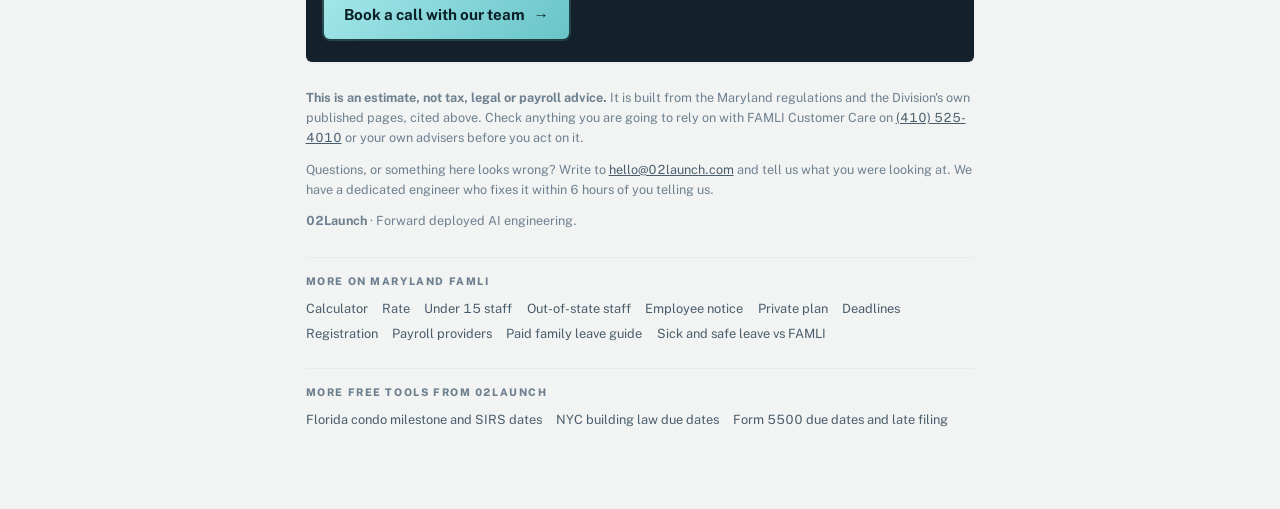
<file: social-security-wage-base-2027.html>
<!DOCTYPE html>
<html lang="en">
<head>
<meta charset="utf-8">
<meta name="viewport" content="width=device-width, initial-scale=1">
<title>Social Security Wage Base 2027: $192,300 and Maryland FAMLI</title>
<meta name="description" content="The 2027 Social Security wage base is $192,300, published by SSA on 14 October 2026. What it caps for Maryland FAMLI, per employee and per job.">
<meta name="robots" content="index,follow,max-snippet:-1,max-image-preview:large">
<link rel="canonical" href="https://www.famliclock.com/social-security-wage-base-2027">
<meta name="author" content="02Launch">
<script>
(function(){
  if (location.protocol === 'file:') { return; }
  (function(c,l,a,r,i,t,y){
    c[a]=c[a]||function(){(c[a].q=c[a].q||[]).push(arguments)};
    t=l.createElement(r);t.async=1;t.src="https://www.clarity.ms/tag/"+i;
    y=l.getElementsByTagName(r)[0];y.parentNode.insertBefore(t,y);
  })(window, document, "clarity", "script", "yatz1z728u");
})();
</script>
<meta property="og:type" content="article">
<meta property="og:site_name" content="FAMLI Clock">
<meta property="og:url" content="https://www.famliclock.com/social-security-wage-base-2027">
<meta property="og:title" content="Social Security Wage Base 2027: $192,300 and Maryland FAMLI">
<meta property="og:description" content="The 2027 Social Security wage base is $192,300. Maryland FAMLI stops at the same figure: the most it takes per employee, and why the cap is per job.">
<meta property="og:locale" content="en_US">
<meta name="twitter:card" content="summary">
<meta name="twitter:title" content="Social Security Wage Base 2027: $192,300 and Maryland FAMLI">
<meta name="twitter:description" content="The 2027 Social Security wage base is $192,300. Maryland FAMLI stops at the same figure: the most it takes per employee, and why the cap is per job.">
<meta name="theme-color" content="#0E5A5E">
<script type="application/ld+json">{"@context":"https://schema.org","@graph":[{"@type":"WebPage","@id":"https://www.famliclock.com/social-security-wage-base-2027","url":"https://www.famliclock.com/social-security-wage-base-2027","name":"Social Security Wage Base 2027: $192,300 and Maryland FAMLI","description":"The 2027 Social Security wage base is $192,300, published by SSA on 14 October 2026. What it caps for Maryland FAMLI, per employee and per job.","inLanguage":"en-US","isPartOf":{"@type":"WebSite","name":"Maryland FAMLI Clock","url":"https://www.famliclock.com/"},"about":{"@type":"GovernmentService","name":"Maryland Family and Medical Leave Insurance (FAMLI)","provider":{"@type":"GovernmentOrganization","name":"Maryland Department of Labor, FAMLI Division","url":"https://paidleave.maryland.gov/"},"areaServed":{"@type":"State","name":"Maryland"}},"publisher":{"@type":"Organization","name":"02Launch","url":"https://02launch.com"},"dateModified":"2026-10-31"},{"@type":"BreadcrumbList","itemListElement":[{"@type":"ListItem","position":1,"name":"Maryland FAMLI Clock","item":"https://www.famliclock.com/"},{"@type":"ListItem","position":2,"name":"Social Security wage base 2027","item":"https://www.famliclock.com/social-security-wage-base-2027"}]},{"@type":"FAQPage","mainEntity":[{"@type":"Question","name":"What is the Social Security wage base for 2027?","acceptedAnswer":{"@type":"Answer","text":"$192,300. The Social Security Administration published it on 14 October 2026. Social Security tax applies to wages up to that amount, and Maryland FAMLI contributions use the same cap."}},{"@type":"Question","name":"What is the most Maryland FAMLI can take for one employee in 2027?","acceptedAnswer":{"@type":"Answer","text":"$1,730.70 at an employer with 15 or more employees, split $865.35 each side if the employer withholds the employee half. At an employer with fewer than 15, it is $865.35, all of it the employee half."}},{"@type":"Question","name":"Does the FAMLI wage cap apply per employer?","acceptedAnswer":{"@type":"Answer","text":"Yes. The Maryland Department of Labor determines the cap separately for each job, so an employee with two employers can have contributions on wages up to the cap at each one."}},{"@type":"Question","name":"Is there a wage base cap on Medicare tax?","acceptedAnswer":{"@type":"Answer","text":"No. SSA states there has been no limit on wages taxed for Medicare's hospital insurance since 1994. The 1.45 percent applies to all wages."}}]}]}</script>
<link rel="preconnect" href="https://fonts.googleapis.com">
<link rel="preconnect" href="https://fonts.gstatic.com" crossorigin>
<link href="https://fonts.googleapis.com/css2?family=Fraunces:opsz,wght@9..144,400;9..144,600&family=Public+Sans:wght@400;500;600;700&display=swap" rel="stylesheet">
<link rel="stylesheet" href="/famli_pages.css">
<script src="https://analytics.ahrefs.com/analytics.js" data-key="oOSJldyregDxbAn03iVjpw" async></script>
</head>
<body>
<div class="wrap">
<header class="mast">
<nav class="topbar" aria-label="FAMLI Clock pages">
<a class="home" href="/">FAMLI Clock &middot; Maryland</a>
<a class="nl" href="/">Calculator</a>
<a class="nl" href="/contribution-rate-2027">Rate</a>
<a class="nl" href="/small-employer">Under 15 staff</a>
<a class="nl" href="/out-of-state-employees">Out-of-state staff</a>
<a class="nl" href="/employee-notice">Employee notice</a>
<a class="nl" href="/private-plan-declaration-of-intent">Private plan</a>
<a class="nl" href="/deadlines-2027">Deadlines</a>
<a class="nl" href="/registration">Registration</a>
<a class="nl" href="/payroll-providers">Payroll providers</a>
</nav>
</header>

<h1>Social Security wage base 2027 and the Maryland FAMLI cap</h1>
<p class="lede">The 2027 Social Security wage base is <b>$192,300</b>, published by SSA on 14 October 2026. Maryland FAMLI uses the same number: contributions stop once an employee's 2027 wages from one employer pass it.</p>
<p class="disambig">This page is about <b>Maryland</b> FAMLI, administered by the Maryland Department of Labor, FAMLI Division. Colorado runs a separate paid leave program with the same name and different rules; nothing here applies to it.</p>

<div class="toolcard"><p>Got people paid above the cap? Use "Make this exact" in the calculator to count them separately and see your real 2027 figure.</p><p><a class="run" href="/">Run the Maryland FAMLI calculator <span class="arr" aria-hidden="true">&rarr;</span></a></p></div>

<div class="prose">

<h2>The 2027 figure</h2>
<p>For wages paid in 2027, the Social Security contribution and benefit base, also called the
taxable maximum, is <b>$192,300</b>. <span class="src"><a href="https://www.ssa.gov/oact/cola/cbb.html" target="_blank" rel="noopener">SSA, contribution and benefit base</a></span> SSA announced it on 14 October 2026, with the 2027
cost-of-living adjustment. <span class="src"><a href="https://www.ssa.gov/cola/factsheets/2027.html" target="_blank" rel="noopener">SSA 2027 COLA fact sheet</a></span> Social Security tax is 6.2 percent each for employee
and employer on wages up to that figure, and nothing above it.</p>

<h2>How the wage base has moved</h2>
<p>SSA sets the base each year from changes in the national average wage index. In a few years it
didn't move at all. These are SSA's own figures, and we don't project future years.</p>
<div class="tblwrap">
<table class="tbl">
<caption>Social Security contribution and benefit base, 2017 to 2027</caption>
<thead><tr><th>Year</th><th class="num">Wage base, US dollars</th></tr></thead>
<tbody><tr><th>2027</th><td class="num">192,300</td></tr><tr><th>2026</th><td class="num">184,500</td></tr><tr><th>2025</th><td class="num">176,100</td></tr><tr><th>2024</th><td class="num">168,600</td></tr><tr><th>2023</th><td class="num">160,200</td></tr><tr><th>2022</th><td class="num">147,000</td></tr><tr><th>2021</th><td class="num">142,800</td></tr><tr><th>2020</th><td class="num">137,700</td></tr><tr><th>2019</th><td class="num">132,900</td></tr><tr><th>2018</th><td class="num">128,400</td></tr><tr><th>2017</th><td class="num">127,200</td></tr></tbody>
</table>
</div>
<p class="note">Source: <span class="src"><a href="https://www.ssa.gov/oact/cola/cbb.html" target="_blank" rel="noopener">SSA, contribution and benefit base table</a></span></p>

<h2>What it caps for Maryland FAMLI</h2>
<p>Maryland FAMLI uses SSA's number directly. All wages an employer pays an employee count for
contributions up to the Social Security wage base each calendar year. <span class="src"><a href="https://regs.maryland.gov/us/md/exec/comar/09.42/index.full.html" target="_blank" rel="noopener">COMAR 09.42.02.04A</a></span> For 2027 that
means FAMLI stops on the same $192,300 that Social Security does.</p>
<div class="tblwrap">
<table class="tbl">
<caption>The most FAMLI can take for one employee in 2027</caption>
<thead><tr><th>Employer with 15 or more, 0.9 percent</th><th class="num">2027</th></tr></thead>
<tbody>
<tr><th>Employer half</th><td class="num">$865.35</td></tr>
<tr><th>Employee half</th><td class="num">$865.35</td></tr>
<tr class="total"><th>Total</th><td class="num">$1,730.70</td></tr>
</tbody>
<thead><tr><th>Employer with fewer than 15, 0.45 percent</th><th class="num">2027</th></tr></thead>
<tbody>
<tr><th>Employer half</th><td class="num">$0.00</td></tr>
<tr><th>Employee half</th><td class="num">$865.35</td></tr>
<tr class="total"><th>Total</th><td class="num">$865.35</td></tr>
</tbody>
</table>
</div>
<p>Those are the calculator's own figures for one Maryland employee paid $250,000 in 2027. Paid
evenly through the year, that employee reaches the cap in the fourth quarter. The engine counts
$4,800 of their fourth-quarter wages, and nothing after that.</p>
<div class="wex"><h3>A 20-person employer with two people above the cap</h3><div class="tblwrap"><table class="tbl"><caption>What was entered</caption><tbody><tr><th>Employees working in Maryland</th><td class="num">20</td></tr><tr><th>Total employees under one EIN</th><td class="num">20</td></tr><tr><th>Annual Maryland payroll</th><td class="num">$2,400,000</td></tr><tr><th>Payroll frequency</th><td class="num">Every two weeks</td></tr><tr><th>Paid above the wage base</th><td class="num">2 people, $600,000 between them</td></tr></tbody></table></div><div class="tblwrap"><table class="tbl"><caption>What the calculator returns</caption><tbody><tr><th>Band</th><td class="num">Standard, 15 or more</td></tr><tr><th>Wages counted after the cap</th><td class="num">$2,184,600.00</td></tr><tr><th>Employer share, full year 2027</th><td class="num">$9,830.70</td></tr><tr><th>Employee share, full year 2027, from pay or paid by you</th><td class="num">$9,830.70</td></tr><tr class="total"><th>Total, full year 2027</th><td class="num">$19,661.40</td></tr><tr><th>Quarter 1 and quarter 2, each</th><td class="num">$5,400.00</td></tr><tr><th>Quarter 3</th><td class="num">$4,811.40</td></tr><tr><th>Quarter 4</th><td class="num">$4,050.00</td></tr><tr><th>Same payroll with nobody above the cap</th><td class="num">$21,600.00</td></tr></tbody></table></div><p class="basis">Computed by famliclock.com from the published 2027 rate of 0.9 percent and the 2027 Social Security taxable maximum of $192,300, on 31 October 2026. Each higher earner is assumed to be paid evenly through the year, and everyone else shares the rest of the payroll evenly. These are estimates, not a filing.</p></div>
<p>From the third quarter, contributions drop: the two higher earners cross the cap and stop
counting. That's why spreading the payroll evenly, which is the calculator's default, can
overstate the bill when some people earn above $192,300. &ldquo;Make this exact&rdquo; in the
calculator fixes that.</p>

<h2>Two employers, two caps</h2>
<p>The Maryland Department of Labor works the cap out <b>separately for each job</b>.
<span class="src"><a href="https://paidleave.maryland.gov/files/famli-faqs-contributions-april-2026.pdf" target="_blank" rel="noopener">FAMLI contributions FAQ, question 19</a></span> Someone with two Maryland employers can have contributions taken on wages up to
$192,300 at each one. Each employer counts only the wages it pays, so neither one stops early
because of the other job.</p>
<p>The cap also resets every 1 January. Wages paid in December 2027 count toward 2027. Wages
paid on 1 January 2028 start a new year, under whatever base SSA sets for 2028.</p>

<h2>Where the cap does not apply</h2>
<p>Medicare. Since 1994 there has been no limit on wages taxed for Medicare's hospital insurance,
at 1.45 percent each for employee and employer. <span class="src"><a href="https://www.ssa.gov/oact/cola/cbb.html" target="_blank" rel="noopener">SSA, contribution and benefit base</a></span> So an employee paid $250,000 pays
Medicare on all of it, and Social Security and FAMLI on the first $192,300.</p>
<p>The base caps wages, not the FAMLI rate. The 2027 rate is 0.9 percent. The law lets the
Secretary raise it to as much as 1.2 percent of wages up to the base, and the 2028 rate is due
by 1 November 2027. <span class="src"><a href="https://mgaleg.maryland.gov/mgawebsite/laws/StatuteText?article=gle&section=8.3-601" target="_blank" rel="noopener">LE 8.3-601</a></span></p>

<h2>When it changes next</h2>
<p>SSA sets a new figure each year. The 2027 figure came out on 14 October 2026. The calculator and
every page on this site use it, and we update them when SSA publishes the 2028 figure.</p>

</div>

<div class="card faq"><h2>Questions</h2><h3>What is the Social Security wage base for 2027?</h3><p><b>$192,300</b>, published by SSA on 14 October 2026. Social Security tax applies to wages up to that amount, and Maryland FAMLI uses the same cap.</p><h3>What is the most Maryland FAMLI can take for one employee in 2027?</h3><p><b>$1,730.70</b> at an employer with 15 or more employees, $865.35 each side if the employer withholds the employee half. With fewer than 15, it is <b>$865.35</b>, all of it the employee half.</p><h3>Does the FAMLI wage cap apply per employer?</h3><p>Yes. The Department works out the cap <b>separately for each job</b>, so someone with two employers can have contributions on wages up to the cap at each.</p><h3>Is there a wage base cap on Medicare tax?</h3><p>No. There has been no limit on Medicare hospital insurance wages since 1994. The 1.45 percent applies to all wages.</p></div>

<div class="card sources"><h2>Sources</h2><ol><li>Social Security Administration, contribution and benefit base: <a href="https://www.ssa.gov/oact/cola/cbb.html" target="_blank" rel="noopener">https://www.ssa.gov/oact/cola/cbb.html</a></li><li>Social Security Administration, 2027 COLA fact sheet: <a href="https://www.ssa.gov/cola/factsheets/2027.html" target="_blank" rel="noopener">https://www.ssa.gov/cola/factsheets/2027.html</a></li><li>COMAR 09.42.02.04A, wages subject to contributions: <a href="https://regs.maryland.gov/us/md/exec/comar/09.42/index.full.html" target="_blank" rel="noopener">https://regs.maryland.gov/us/md/exec/comar/09.42/index.full.html</a></li><li>FAMLI contributions FAQ, April 2026: <a href="https://paidleave.maryland.gov/files/famli-faqs-contributions-april-2026.pdf" target="_blank" rel="noopener">https://paidleave.maryland.gov/files/famli-faqs-contributions-april-2026.pdf</a></li><li>Labor and Employment Article &sect;8.3-601, rate: <a href="https://mgaleg.maryland.gov/mgawebsite/laws/StatuteText?article=gle&section=8.3-601" target="_blank" rel="noopener">https://mgaleg.maryland.gov/mgawebsite/laws/StatuteText?article=gle&section=8.3-601</a></li></ol><p class="verified">Rates and dates last verified against these sources on 31 October 2026. Where this page and the Maryland Department of Labor disagree, the Department is right and this page is wrong; tell us at <a href="mailto:hello@02launch.com?subject=FAMLI%20Clock%3A%20this%20looks%20wrong">hello@02launch.com</a> and a dedicated engineer fixes it within 6 hours.</p></div>

<div class="card related"><h2>Next</h2><ul><li><a href="/contribution-rate-2027">The 2027 contribution rate</a>, 0.9 percent, the split, and who sets it</li><li><a href="/maryland-paid-family-leave">Maryland paid family leave</a>, the employer guide to FAMLI</li><li><a href="/small-employer">Employers under 15 staff</a>, why the most you remit per employee is half</li></ul></div>

<div class="card cta"><h2>Who made this</h2><p>Our team at <b style="color:#fff">02Launch.com</b> finds creative ways to use AI to drastically reduce your workload. We built this calculator because the FAMLI rules are spread across five COMAR chapters and nobody had put them in one place.</p><p style="margin-bottom:.5rem">What a 30 minute call with our AI engineers does for you:</p><ul><li><b>Your payroll file, person by person.</b> The cap lands on each employee separately. We read every record so the figure you hand your CFO is the real one.</li><li><b>Next year's cap and rate, applied for you.</b> SSA resets the base each year and the Secretary sets the 2028 rate by 1 November 2027. Both move every figure.</li><li><b>The rest of the calendar, not just FAMLI.</b> The same build watches the other deadlines you track by hand and tells you when one moves.</li></ul><p style="margin-bottom:0"><span class="bookwrap"><a class="book" href="https://calendly.com/ahmed-asif1/30min" target="_blank" rel="noopener">Book a call with our team <span class="arr" aria-hidden="true">&rarr;</span></a></span></p></div>

<footer class="foot"><p><b>This is an estimate, not tax, legal or payroll advice.</b> It is built from the Maryland regulations and the Division's own published pages, cited above. Check anything you are going to rely on with FAMLI Customer Care on <a href="tel:+14105254010">(410) 525-4010</a> or your own advisers before you act on it.</p><p>Questions, or something here looks wrong? Write to <!--email_off--><a href="mailto:hello@02launch.com?subject=FAMLI%20Clock%3A%20this%20looks%20wrong">hello@02launch.com</a><!--/email_off--> and tell us what you were looking at. We have a dedicated engineer who fixes it within 6 hours of you telling us.</p><p style="margin-bottom:0"><b>02Launch</b> &middot; Forward deployed AI engineering.</p></footer>

<div class="footmap"><div class="fmcap">More on Maryland FAMLI</div><ul><li><a href="/">Calculator</a></li><li><a href="/contribution-rate-2027">Rate</a></li><li><a href="/small-employer">Under 15 staff</a></li><li><a href="/out-of-state-employees">Out-of-state staff</a></li><li><a href="/employee-notice">Employee notice</a></li><li><a href="/private-plan-declaration-of-intent">Private plan</a></li><li><a href="/deadlines-2027">Deadlines</a></li><li><a href="/registration">Registration</a></li><li><a href="/payroll-providers">Payroll providers</a></li><li><a href="/maryland-paid-family-leave">Paid family leave guide</a></li><li><a href="/sick-and-safe-leave-vs-famli">Sick and safe leave vs FAMLI</a></li></ul></div><div class="footmap"><div class="fmcap">More free tools from 02Launch</div><ul><li><a href="https://www.flcomplianceclock.com/">Florida condo milestone and SIRS dates</a></li><li><a href="https://www.nycclock.com/">NYC building law due dates</a></li><li><a href="https://www.form5500clock.com/">Form 5500 due dates and late filing</a></li></ul></div>
</div>
</body>
</html>
</file>
<file: famli_pages.css>
/* famli_pages.css
   Styles for the nine content pages on famliclock.com.

   The first block is lifted verbatim from the inline <style> in index.html:
   the :root tokens, the reset, body, .wrap, links, headings, .card, .note,
   .src, .flag, table.pace, details.disc, .cta, .bookwrap, .foot.
   That duplication is deliberate. The content pages carry no inline stylesheet,
   and without :root every var(--ink) resolves to nothing, which renders the
   call-to-action button invisible. The values are identical, so index.html
   loading this file as well changes nothing there.

   IF THE INLINE STYLESHEET IN index.html CHANGES, RE-EXTRACT THIS BLOCK.

   The second block, below the BASE ENDS marker, is new and belongs only to
   the content pages. */

/* ----------------------------------------------------------- BASE BEGINS */
:root{
  --ink:#14202A; --ink2:#4A5D6C; --ink3:#6E8090;
  --paper:#F2F4F3; --card:#FFFFFF; --rule:#D2D9DA; --rule2:#E6EBEB;
  --accent:#0E5A5E; --accent-soft:#DCEAEA;
  --ok:#14563B; --ok-soft:#E7F1EA;
  --warn:#C2410C; --warn-soft:#FBEADF;
  --due:#8C2F1B; --due-soft:#F6E7E2;
  --flag:#6E5200; --flag-soft:#F7F0DA;
  --pass:#8A97A0;
  --display:'Fraunces',Georgia,'Times New Roman',serif;
  --body:'Public Sans',-apple-system,BlinkMacSystemFont,'Segoe UI',Roboto,sans-serif;
  --sp:1rem;
}
*{box-sizing:border-box}
html{-webkit-text-size-adjust:100%}
body{
  margin:0; background:var(--paper); color:var(--ink);
  font-family:var(--body); font-size:16px; line-height:1.5;
  font-variant-numeric:tabular-nums; -webkit-font-smoothing:antialiased;
}
.wrap{max-width:44rem;margin:0 auto;padding:0 1.1rem 5rem}
a{color:var(--accent)}
a:focus-visible,button:focus-visible,summary:focus-visible{
  outline:2.5px solid var(--accent); outline-offset:2px; border-radius:2px;
}
h1,h2,h3{margin:0;font-weight:600;letter-spacing:-0.01em}
p{margin:0 0 .7rem}
.mast{padding:1rem 0 .4rem}
.mark{
  font-family:var(--body); font-weight:700; font-size:.7rem; letter-spacing:.16em;
  text-transform:uppercase; color:var(--ink2);
}
h1{
  font-family:var(--display); font-size:clamp(1.55rem,6vw,2.35rem); line-height:1.12;
  font-weight:600; letter-spacing:-0.02em; margin-bottom:.42rem;
}
.sub{color:var(--ink2);font-size:.93rem;line-height:1.45;margin-bottom:.95rem}
.card{
  background:var(--card); border:1px solid var(--rule); border-radius:6px;
  padding:.95rem 1rem; margin-bottom:1rem;
  box-shadow:0 1px 2px rgba(20,32,42,.05);
}
.card h2{
  font-size:.72rem; text-transform:uppercase; letter-spacing:.13em;
  color:var(--ink3); font-weight:700; margin-bottom:.6rem;
}
.row{display:flex;justify-content:space-between;gap:1rem;padding:.5rem 0;border-bottom:1px solid var(--rule2);font-size:.94rem}
.row:last-child{border-bottom:0}
.row .k{color:var(--ink2)}
.row .v{font-weight:700;text-align:right;white-space:nowrap}
.row.big .v{font-size:1.1rem}
.flag{
  background:var(--flag-soft); border-left:3px solid var(--flag); border-radius:0 4px 4px 0;
  padding:.6rem .75rem; margin:.7rem 0 0; font-size:.87rem; line-height:1.5;
}
.flag b{display:block;margin-bottom:.2rem}
.flag.warn{background:var(--warn-soft);border-left-color:var(--warn)}
.note{font-size:.84rem;color:var(--ink2);margin-top:.7rem}
details.disc{margin-top:.75rem;border-top:1px solid var(--rule2);padding-top:.55rem}
details.disc summary{
  cursor:pointer;font-size:.82rem;font-weight:700;color:var(--accent);
  display:flex;gap:.3rem;align-items:baseline;list-style:none;
}
details.disc summary::-webkit-details-marker{display:none}
details.disc summary::before{content:'+';font-weight:700;color:var(--accent);width:.8rem}
details.disc[open] summary::before{content:'\2212'}
details.disc p{font-size:.83rem;color:var(--ink2);margin:.5rem 0 0;line-height:1.5}
.src{font-size:.72rem;font-weight:500}
.src a{color:var(--ink3);text-decoration:underline;text-underline-offset:2px}
.src a:hover{color:var(--accent)}
table.pace{width:100%;border-collapse:collapse;font-size:.86rem;margin-top:.6rem}
table.pace th,table.pace td{text-align:right;padding:.42rem .3rem;border-bottom:1px solid var(--rule2)}
table.pace th:first-child,table.pace td:first-child{text-align:left}
table.pace th{font-size:.68rem;text-transform:uppercase;letter-spacing:.08em;color:var(--ink3);font-weight:700}
.cta{background:var(--ink);color:#fff;border:0}
.cta h2{color:#8FB3B5}
.cta p{color:#C6D2D6;font-size:.92rem}
.cta a{color:#8FD5D8}
.cta ul{margin:.15rem 0 1.05rem;padding-left:1.1rem}
.cta li{color:#C6D2D6;font-size:.9rem;margin-bottom:.45rem;line-height:1.5}
.cta li:last-child{margin-bottom:0}
.cta li b{color:#fff;font-weight:600}
.cta .fine{font-size:.8rem;color:#8FB3B5;line-height:1.55}
.bookwrap{
  position:relative; display:inline-block; padding:2px; border-radius:8px;
  background:#1D3B41; overflow:hidden; isolation:isolate;
}
.bookwrap::before{
  content:''; position:absolute; z-index:0;
  top:50%; left:50%; width:300%; aspect-ratio:1/1;
  transform:translate(-50%,-50%);
  background:conic-gradient(from 0deg,
    transparent 0 70%,
    rgba(255,255,255,.12) 81%,
    rgba(255,255,255,.6) 88%,
    #ffffff 91%,
    rgba(255,255,255,.6) 94%,
    rgba(255,255,255,.12) 98%,
    transparent 100%);
  animation:beam 4.4s linear infinite; pointer-events:none;
}
@keyframes beam{to{transform:translate(-50%,-50%) rotate(1turn)}}
.cta a.book{
  position:relative; z-index:1;
  display:inline-flex; align-items:center; gap:.5rem;
  background:linear-gradient(135deg,#A3E7EA 0%,#68C4C8 100%); color:#0B2027;
  font-weight:700; font-size:.95rem; padding:.78rem 1.3rem; border-radius:6px;
  text-decoration:none;
  box-shadow:0 1px 2px rgba(0,0,0,.24), 0 6px 18px rgba(143,213,216,.16);
  transition:transform .15s ease, box-shadow .2s ease, filter .2s ease;
}
.cta a.book:hover{
  filter:brightness(1.05); transform:translateY(-1px); color:#0B2027;
  box-shadow:0 2px 5px rgba(0,0,0,.26), 0 10px 26px rgba(143,213,216,.26);
}
.cta a.book:active{transform:translateY(0)}
.cta a.book .arr{transition:transform .22s ease}
.cta a.book:hover .arr{transform:translateX(4px)}
.foot{font-size:.79rem;color:var(--ink3);line-height:1.6;padding-top:.6rem}
.foot a{color:var(--ink2)}
@media (prefers-reduced-motion:reduce){*{transition:none !important;animation:none !important}}
/* ------------------------------------------------------------- BASE ENDS */

/* ---------------------------------------------------------- nav (new) --- */
.topbar{
  border-bottom:1px solid var(--rule); padding:.55rem 0 .6rem; margin-bottom:.2rem;
  display:flex; flex-wrap:wrap; gap:.25rem .9rem; align-items:baseline;
}
.topbar .home{
  font-weight:700; font-size:.7rem; letter-spacing:.16em; text-transform:uppercase;
  color:var(--ink2); text-decoration:none; margin-right:.3rem;
}
.topbar .home:hover{color:var(--accent)}
.topbar a.nl{font-size:.79rem;color:var(--ink2);text-decoration:none}
.topbar a.nl:hover{color:var(--accent);text-decoration:underline}
.topbar a.nl[aria-current="page"]{color:var(--ink);font-weight:700}

/* --------------------------------------------------- run-the-tool card -- */
.toolcard{
  border:1px solid var(--accent); background:var(--accent-soft);
  border-radius:6px; padding:.85rem 1rem; margin-bottom:1.1rem;
}
.toolcard p{margin:0 0 .6rem;font-size:.9rem;color:#0B3B3E;line-height:1.5}
.toolcard p:last-child{margin-bottom:0}
.toolcard a.run{
  display:inline-flex; align-items:center; gap:.45rem;
  background:var(--accent); color:#fff; font-weight:700; font-size:.92rem;
  padding:.62rem 1.05rem; border-radius:5px; text-decoration:none;
  box-shadow:0 1px 2px rgba(20,32,42,.18);
  transition:transform .14s ease, filter .2s ease;
}
.toolcard a.run:hover{filter:brightness(1.08);transform:translateY(-1px);color:#fff}
.toolcard a.run:active{transform:translateY(0)}
.toolcard .arr{transition:transform .22s ease}
.toolcard a.run:hover .arr{transform:translateX(3px)}

/* -------------------------------------------------------- prose (new) --- */
.prose{font-size:1rem;line-height:1.62}
.prose h2{
  font-family:var(--display); font-size:1.32rem; line-height:1.2;
  margin:1.9rem 0 .55rem; letter-spacing:-0.015em; color:var(--ink);
  text-transform:none;
}
.prose h3{font-size:1.02rem;margin:1.25rem 0 .35rem;font-weight:700}
.prose p{margin:0 0 .85rem;color:var(--ink)}
.prose ul,.prose ol{margin:0 0 .9rem;padding-left:1.15rem}
.prose li{margin-bottom:.4rem;line-height:1.58}
.prose blockquote{
  margin:.2rem 0 .95rem; padding:.55rem .85rem;
  border-left:3px solid var(--accent); background:#fff;
  font-size:.92rem; line-height:1.55; color:var(--ink2); border-radius:0 4px 4px 0;
}
.prose blockquote p:last-child{margin-bottom:0}
.lede{font-size:1.06rem;line-height:1.55;color:var(--ink);font-weight:500;margin-bottom:.9rem}
.disambig{
  font-size:.83rem; color:var(--ink2); line-height:1.5;
  border-left:3px solid var(--rule); padding:.15rem 0 .15rem .7rem; margin:0 0 1.1rem;
}

/* ------------------------------------------------------ data tables ----- */
.tbl{width:100%;border-collapse:collapse;font-size:.89rem;margin:.3rem 0 1rem;background:#fff}
.tbl caption{
  caption-side:top;text-align:left;font-size:.7rem;font-weight:700;letter-spacing:.11em;
  text-transform:uppercase;color:var(--ink3);padding:0 0 .4rem;
}
.tbl th,.tbl td{padding:.5rem .55rem;border:1px solid var(--rule2);vertical-align:top;line-height:1.45}
.tbl thead th{
  background:var(--accent-soft); color:#0B3B3E; font-weight:700;
  font-size:.74rem; text-transform:uppercase; letter-spacing:.07em;
}
.tbl tbody th{text-align:left;font-weight:600;background:#FAFBFB}
.tbl td.num,.tbl th.num{text-align:right;white-space:nowrap}
/* A value cell holding a sentence rather than a figure. Without this the
   nowrap rule above makes one long row as wide as its text and the whole
   page gains a horizontal scrollbar at phone width. Measured, not guessed. */
.tbl td.txt{text-align:left;white-space:normal}
.wex .tblwrap{margin-bottom:.7rem}
.wex .tblwrap:last-of-type{margin-bottom:.7rem}
.tbl tr.total td,.tbl tr.total th{font-weight:700;background:#FAFBFB}
.tblwrap{overflow-x:auto;margin-bottom:1rem}
.tblwrap .tbl{margin-bottom:0}

/* ------------------------------------------------------ worked example -- */
.wex{border:1px solid var(--rule);border-radius:6px;background:#fff;padding:.9rem 1rem;margin:0 0 1rem}
.wex h3{font-size:.95rem;margin:0 0 .5rem;font-weight:700}
.wex .tbl{margin-bottom:.7rem}
.wex .basis{font-size:.78rem;color:var(--ink3);line-height:1.5;margin:0}

/* ------------------------------------------------------------- FAQ ------ */
.faq h3{font-size:1rem;margin:1.1rem 0 .3rem;font-weight:700}
.faq h3:first-of-type{margin-top:.2rem}
.faq p{font-size:.94rem;margin-bottom:.6rem;color:var(--ink2)}
.faq p b{color:var(--ink)}

/* ------------------------------------------------------- source list ---- */
.sources ol{margin:0;padding-left:1.2rem}
.sources li{font-size:.83rem;color:var(--ink2);margin-bottom:.4rem;line-height:1.5}
.sources li a{word-break:break-word}
.verified{
  font-size:.78rem;color:var(--ink3);margin:.9rem 0 0;padding-top:.7rem;
  border-top:1px solid var(--rule2);line-height:1.55;
}

/* ------------------------------------------------------- related -------- */
.related ul{margin:0;padding-left:1.1rem}
.related li{font-size:.9rem;margin-bottom:.45rem;line-height:1.5;color:var(--ink2)}
.related li a{font-weight:600}

/* ------------------------------------------------------- footer map ----- */
.footmap{margin-top:1.6rem;padding-top:1rem;border-top:1px solid var(--rule2)}
.footmap .fmcap{
  font-size:.66rem;font-weight:800;letter-spacing:.15em;text-transform:uppercase;
  color:var(--ink3);margin-bottom:.55rem;
}
.footmap ul{display:flex;flex-wrap:wrap;gap:.35rem .9rem;margin:0;padding:0;list-style:none}
.footmap li{font-size:.8rem}
.footmap a{color:var(--ink2);text-decoration:none}
.footmap a:hover{color:var(--accent);text-decoration:underline}

@media (max-width:520px){
  .tbl{font-size:.83rem}
  .tbl th,.tbl td{padding:.42rem .4rem}
  .topbar{gap:.2rem .7rem}
  .topbar a.nl{font-size:.75rem}
}
</file>
